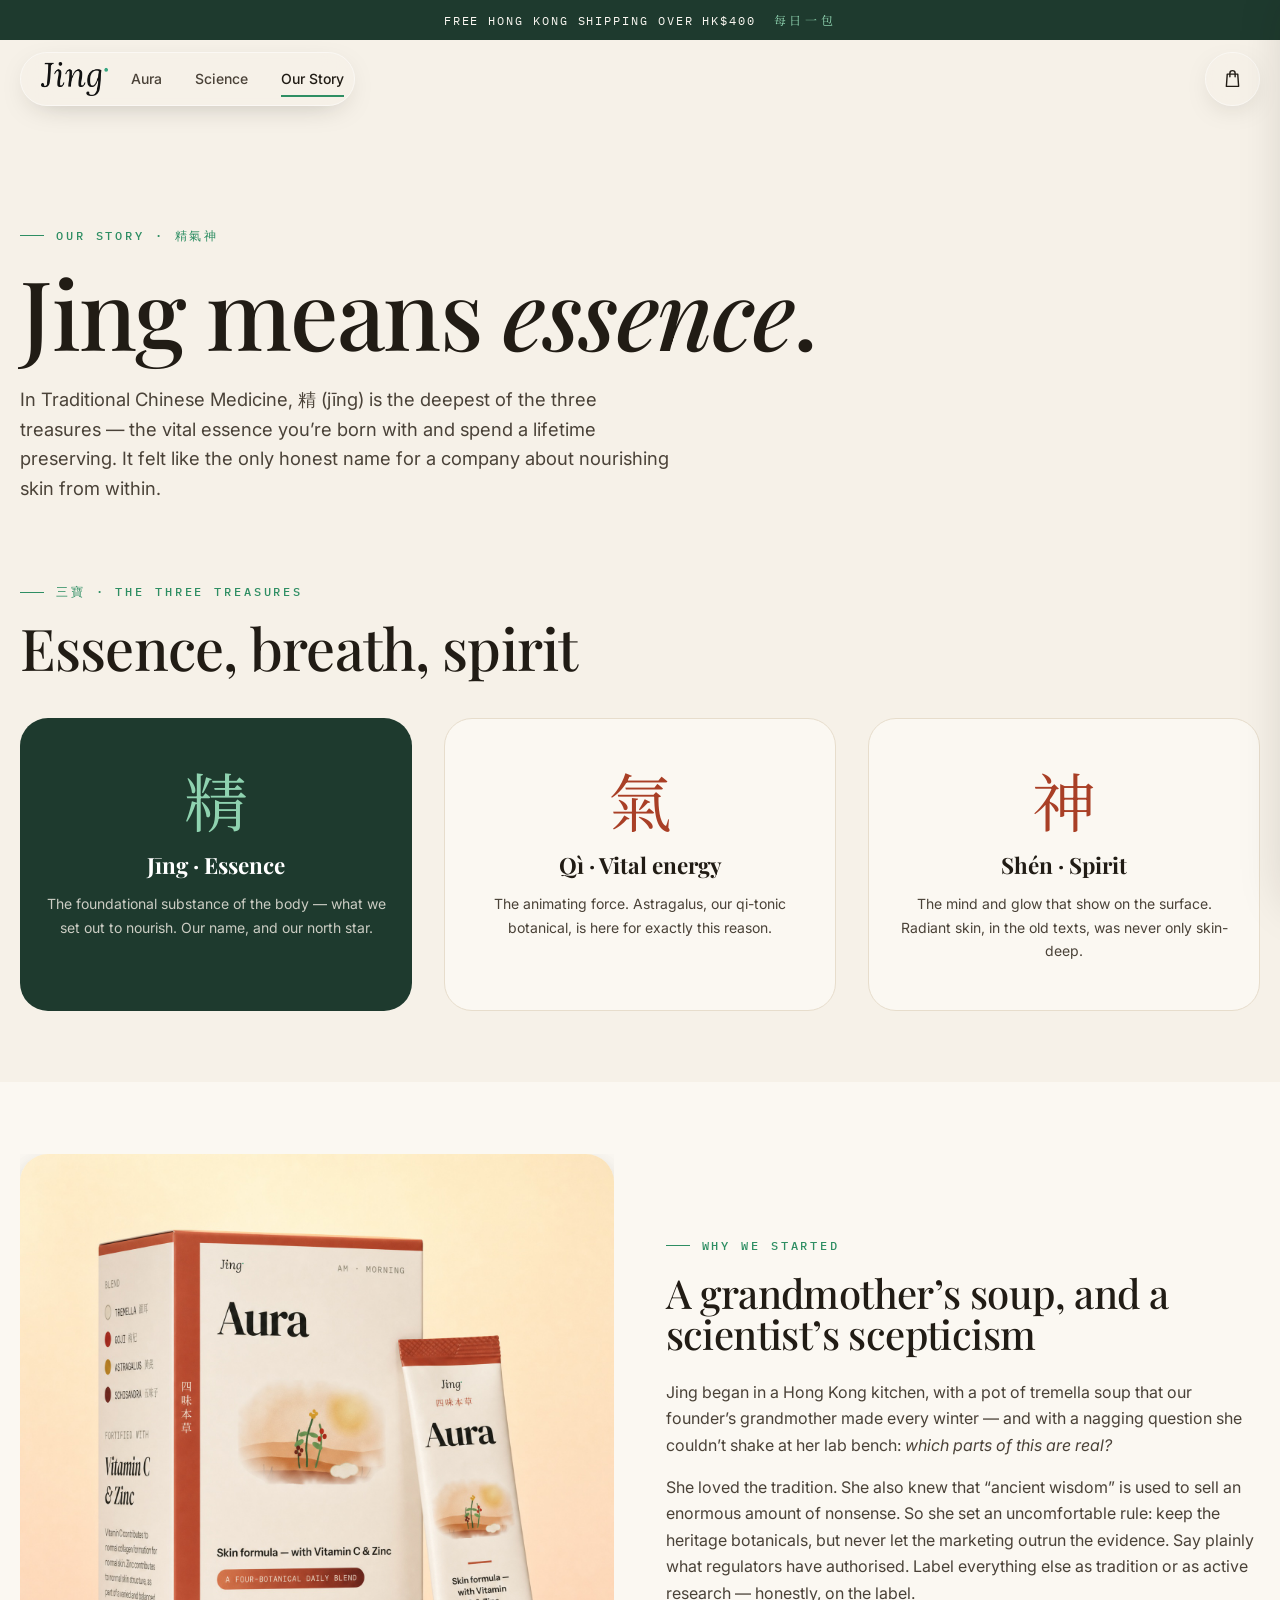
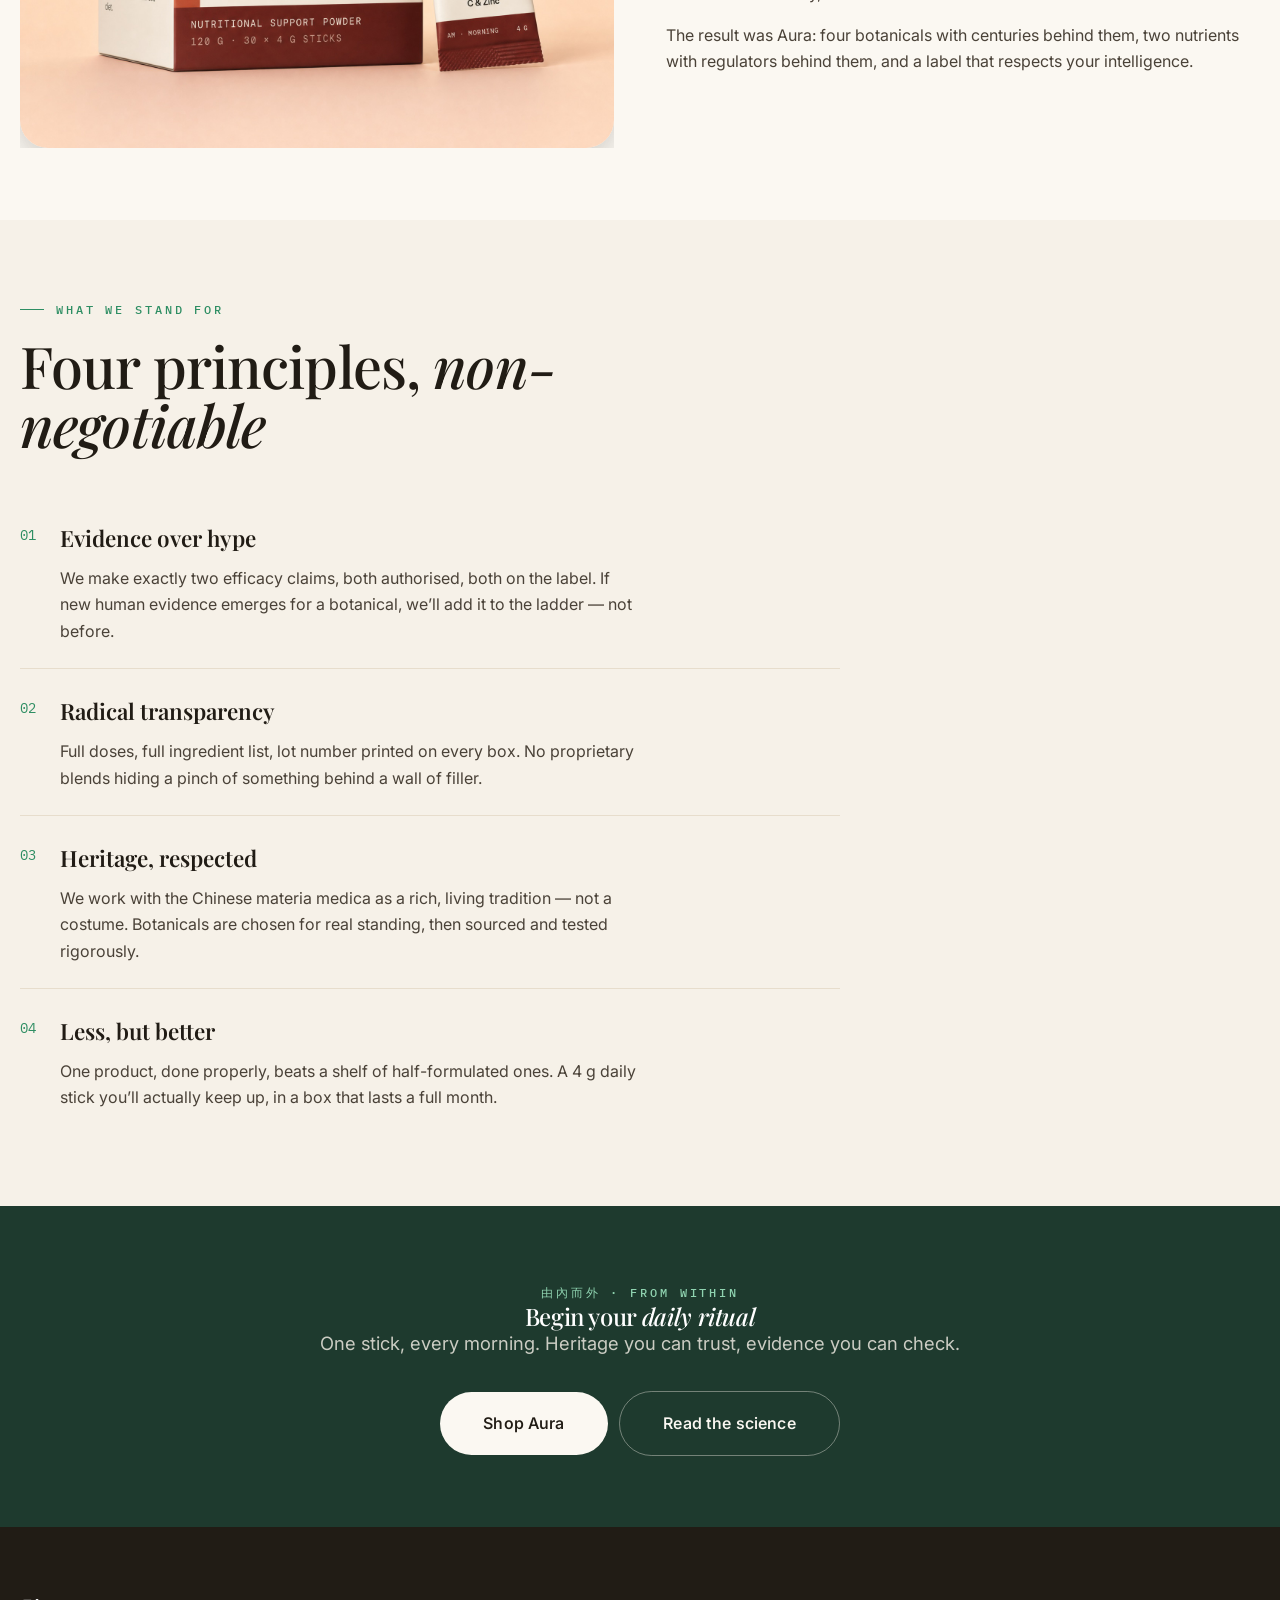
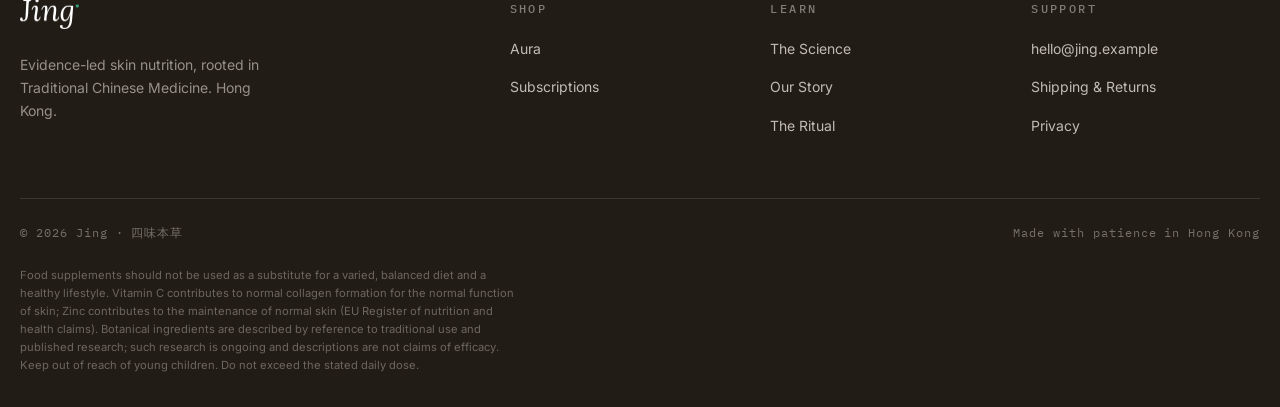
<file: about.html>
<!DOCTYPE html>
<html lang="en">
<head>
  <meta charset="UTF-8">
  <meta name="viewport" content="width=device-width, initial-scale=1">
  <title>Our Story — Jing means Essence · Jing</title>
  <meta name="description" content="Jing takes its name from 精 — essence — one of the three treasures of Traditional Chinese Medicine. Our story: heritage botanicals, modern evidence, radical honesty.">
  <link rel="preconnect" href="https://fonts.googleapis.com">
  <link rel="preconnect" href="https://fonts.gstatic.com" crossorigin>
  <link href="https://fonts.googleapis.com/css2?family=Playfair+Display:ital,wght@0,400;0,500;0,600;1,400;1,500family=Playfair+Display:ital,wght@0,400;0,500;0,600;1,400;1,500;1,600&family=Inter:wght@300;400;500;600;700&family=IBM+Plex+Mono:wght@400;500&display=swapfamily=Inter:wght@400;500;600;700family=Playfair+Display:ital,wght@0,400;0,500;0,600;1,400;1,500;1,600&family=Inter:wght@300;400;500;600;700&family=IBM+Plex+Mono:wght@400;500&display=swapfamily=IBM+Plex+Mono:wght@400;500family=Playfair+Display:ital,wght@0,400;0,500;0,600;1,400;1,500;1,600&family=Inter:wght@300;400;500;600;700&family=IBM+Plex+Mono:wght@400;500&display=swapdisplay=swap" rel="stylesheet">
  <link href="https://fonts.googleapis.com/css2?family=Noto+Serif+TC:wght@500;600&display=swap&text=精氣神四味本草每日一包銀耳枸杞黃芪五味子由內而外三寶" rel="stylesheet">
  <link rel="stylesheet" href="css/styles.css">
  <link rel="icon" href="assets/lid-badge.png" type="image/png">
</head>
<body>
  <a class="skip-link" href="#main">Skip to content</a>

  <div class="announce">Free Hong Kong shipping over HK$400 <span class="cjk">每日一包</span></div>

  <header class="header">
    <div class="container header-inner">
      <div class="nav-cluster">
      <a href="index.html" class="logo" aria-label="Jing — home"><img src="assets/logo-dark.png" alt="Jing" width="472" height="241"></a>
      <nav class="nav" aria-label="Main navigation">
        <a href="product.html">Aura</a>
        <a href="science.html">Science</a>
        <a href="about.html" aria-current="page">Our Story</a>
      </nav>
      </div>
      <div class="header-actions">
        <button class="cart-btn" data-cart-open aria-label="Open cart">
          <svg viewBox="0 0 24 24" fill="none" stroke="currentColor" stroke-width="1.6" stroke-linecap="round" stroke-linejoin="round" aria-hidden="true"><path d="M6 7h12l1 14H5L6 7Z"/><path d="M9 10V6a3 3 0 0 1 6 0v4"/></svg>
          <span class="cart-count" aria-hidden="true">0</span>
        </button>
        <button class="menu-btn" aria-label="Toggle menu" aria-expanded="false">
          <svg viewBox="0 0 24 24" fill="none" stroke="currentColor" stroke-width="1.6" stroke-linecap="round" aria-hidden="true"><path d="M4 7h16M4 12h16M4 17h16"/></svg>
        </button>
      </div>
    </div>
  </header>

  <main id="main">

    <section class="page-hero">
      <div class="container">
        <span class="eyebrow reveal">Our story · 精氣神</span>
        <h1 class="display reveal">Jing means <em>essence</em>.</h1>
        <p class="lead reveal">In Traditional Chinese Medicine, 精 (jīng) is the deepest of the three treasures — the vital essence you’re born with and spend a lifetime preserving. It felt like the only honest name for a company about nourishing skin from within.</p>
      </div>
    </section>

    <!-- Three treasures -->
    <section class="section" style="padding-top:0">
      <div class="container">
        <div class="section-head reveal">
          <span class="eyebrow">三寶 · the three treasures</span>
          <h2 class="display">Essence, breath, spirit</h2>
        </div>
        <div class="grid about-treasures">
          <div class="treasure is-jing reveal" style="--reveal-delay:0s">
            <span class="char cjk">精</span>
            <h3>Jīng · Essence</h3>
            <p>The foundational substance of the body — what we set out to nourish. Our name, and our north star.</p>
          </div>
          <div class="treasure reveal" style="--reveal-delay:0.08s">
            <span class="char cjk">氣</span>
            <h3>Qì · Vital energy</h3>
            <p>The animating force. Astragalus, our qi-tonic botanical, is here for exactly this reason.</p>
          </div>
          <div class="treasure reveal" style="--reveal-delay:0.16s">
            <span class="char cjk">神</span>
            <h3>Shén · Spirit</h3>
            <p>The mind and glow that show on the surface. Radiant skin, in the old texts, was never only skin-deep.</p>
          </div>
        </div>
      </div>
    </section>

    <!-- Story -->
    <section class="section panel--cream">
      <div class="container about-story">
        <div class="reveal-img">
          <img class="about-img" src="assets/aura-pastel-alt.jpg" alt="The Jing Aura box with a stick leaning against it, on a warm pastel backdrop" loading="lazy" width="1600" height="1600">
        </div>
        <div class="reveal">
          <span class="eyebrow">Why we started</span>
          <h2 class="display" style="font-size:var(--text-2xl);margin:1rem 0 1.5rem">A grandmother’s soup, and a scientist’s scepticism</h2>
          <p style="color:var(--ink-soft);margin-bottom:1rem">Jing began in a Hong Kong kitchen, with a pot of tremella soup that our founder’s grandmother made every winter — and with a nagging question she couldn’t shake at her lab bench: <em>which parts of this are real?</em></p>
          <p style="color:var(--ink-soft);margin-bottom:1rem">She loved the tradition. She also knew that “ancient wisdom” is used to sell an enormous amount of nonsense. So she set an uncomfortable rule: keep the heritage botanicals, but never let the marketing outrun the evidence. Say plainly what regulators have authorised. Label everything else as tradition or as active research — honestly, on the label.</p>
          <p style="color:var(--ink-soft)">The result was Aura: four botanicals with centuries behind them, two nutrients with regulators behind them, and a label that respects your intelligence.</p>
        </div>
      </div>
    </section>

    <!-- Principles -->
    <section class="section">
      <div class="container">
        <div class="section-head reveal">
          <span class="eyebrow">What we stand for</span>
          <h2 class="display">Four principles, <em>non-negotiable</em></h2>
        </div>
        <div class="principles">
          <div class="principle reveal" style="--reveal-delay:0s">
            <span class="n">01</span>
            <div>
              <h3>Evidence over hype</h3>
              <p>We make exactly two efficacy claims, both authorised, both on the label. If new human evidence emerges for a botanical, we’ll add it to the ladder — not before.</p>
            </div>
          </div>
          <div class="principle reveal" style="--reveal-delay:0.06s">
            <span class="n">02</span>
            <div>
              <h3>Radical transparency</h3>
              <p>Full doses, full ingredient list, lot number printed on every box. No proprietary blends hiding a pinch of something behind a wall of filler.</p>
            </div>
          </div>
          <div class="principle reveal" style="--reveal-delay:0.12s">
            <span class="n">03</span>
            <div>
              <h3>Heritage, respected</h3>
              <p>We work with the Chinese materia medica as a rich, living tradition — not a costume. Botanicals are chosen for real standing, then sourced and tested rigorously.</p>
            </div>
          </div>
          <div class="principle reveal" style="--reveal-delay:0.18s">
            <span class="n">04</span>
            <div>
              <h3>Less, but better</h3>
              <p>One product, done properly, beats a shelf of half-formulated ones. A 4 g daily stick you’ll actually keep up, in a box that lasts a full month.</p>
            </div>
          </div>
        </div>
      </div>
    </section>

    <!-- CTA -->
    <section class="section newsletter panel--pine">
      <div class="container">
        <span class="eyebrow eyebrow--plain reveal" style="color:#8FD3B0;justify-content:center">由內而外 · from within</span>
        <h2 class="display reveal">Begin your <em>daily ritual</em></h2>
        <p class="lead reveal">One stick, every morning. Heritage you can trust, evidence you can check.</p>
        <div class="hero-cta reveal" style="justify-content:center;margin-top:2rem">
          <a href="product.html" class="btn btn--light btn--lg">Shop Aura</a>
          <a href="science.html" class="btn btn--outline-light btn--lg">Read the science</a>
        </div>
      </div>
    </section>
  </main>

  <footer class="footer">
    <div class="container">
      <div class="footer-grid">
        <div>
          <a href="index.html" class="logo"><img src="assets/logo-light.png" alt="Jing" width="426" height="241"></a>
          <p class="tagline">Evidence-led skin nutrition, rooted in Traditional Chinese Medicine. Hong Kong.</p>
        </div>
        <div>
          <h4>Shop</h4>
          <ul>
            <li><a href="product.html">Aura</a></li>
            <li><a href="index.html#buy">Subscriptions</a></li>
          </ul>
        </div>
        <div>
          <h4>Learn</h4>
          <ul>
            <li><a href="science.html">The Science</a></li>
            <li><a href="about.html">Our Story</a></li>
            <li><a href="index.html#ritual">The Ritual</a></li>
          </ul>
        </div>
        <div>
          <h4>Support</h4>
          <ul>
            <li><a href="mailto:hello@jing.example">hello@jing.example</a></li>
            <li><a href="#">Shipping &amp; Returns</a></li>
            <li><a href="#">Privacy</a></li>
          </ul>
        </div>
      </div>
      <div class="footer-bottom">
        <span>© 2026 Jing · 四味本草</span>
        <span>Made with patience in Hong Kong</span>
      </div>
      <p class="footer-disclaimer">Food supplements should not be used as a substitute for a varied, balanced diet and a healthy lifestyle. Vitamin C contributes to normal collagen formation for the normal function of skin; Zinc contributes to the maintenance of normal skin (EU Register of nutrition and health claims). Botanical ingredients are described by reference to traditional use and published research; such research is ongoing and descriptions are not claims of efficacy. Keep out of reach of young children. Do not exceed the stated daily dose.</p>
    </div>
  </footer>

  <div class="cart-overlay" aria-hidden="true"></div>
  <aside class="cart-drawer" role="dialog" aria-modal="true" aria-label="Shopping cart">
    <div class="cart-head">
      <h2>Your cart</h2>
      <button class="cart-close" aria-label="Close cart">
        <svg viewBox="0 0 24 24" fill="none" stroke="currentColor" stroke-width="1.8" stroke-linecap="round" aria-hidden="true"><path d="M6 6l12 12M18 6 6 18"/></svg>
      </button>
    </div>
    <div class="cart-items"></div>
    <div class="cart-foot">
      <div class="free-ship-bar"><i></i></div>
      <p class="cart-ship-note" data-ship-note></p>
      <div class="cart-subtotal"><span>Subtotal</span><span class="amount" data-cart-total>HK$0</span></div>
      <a href="checkout.html" class="btn btn--ink btn--full btn--lg" data-cart-checkout>Checkout</a>
    </div>
  </aside>

  <script src="js/store.js"></script>
</body>
</html>
</file>
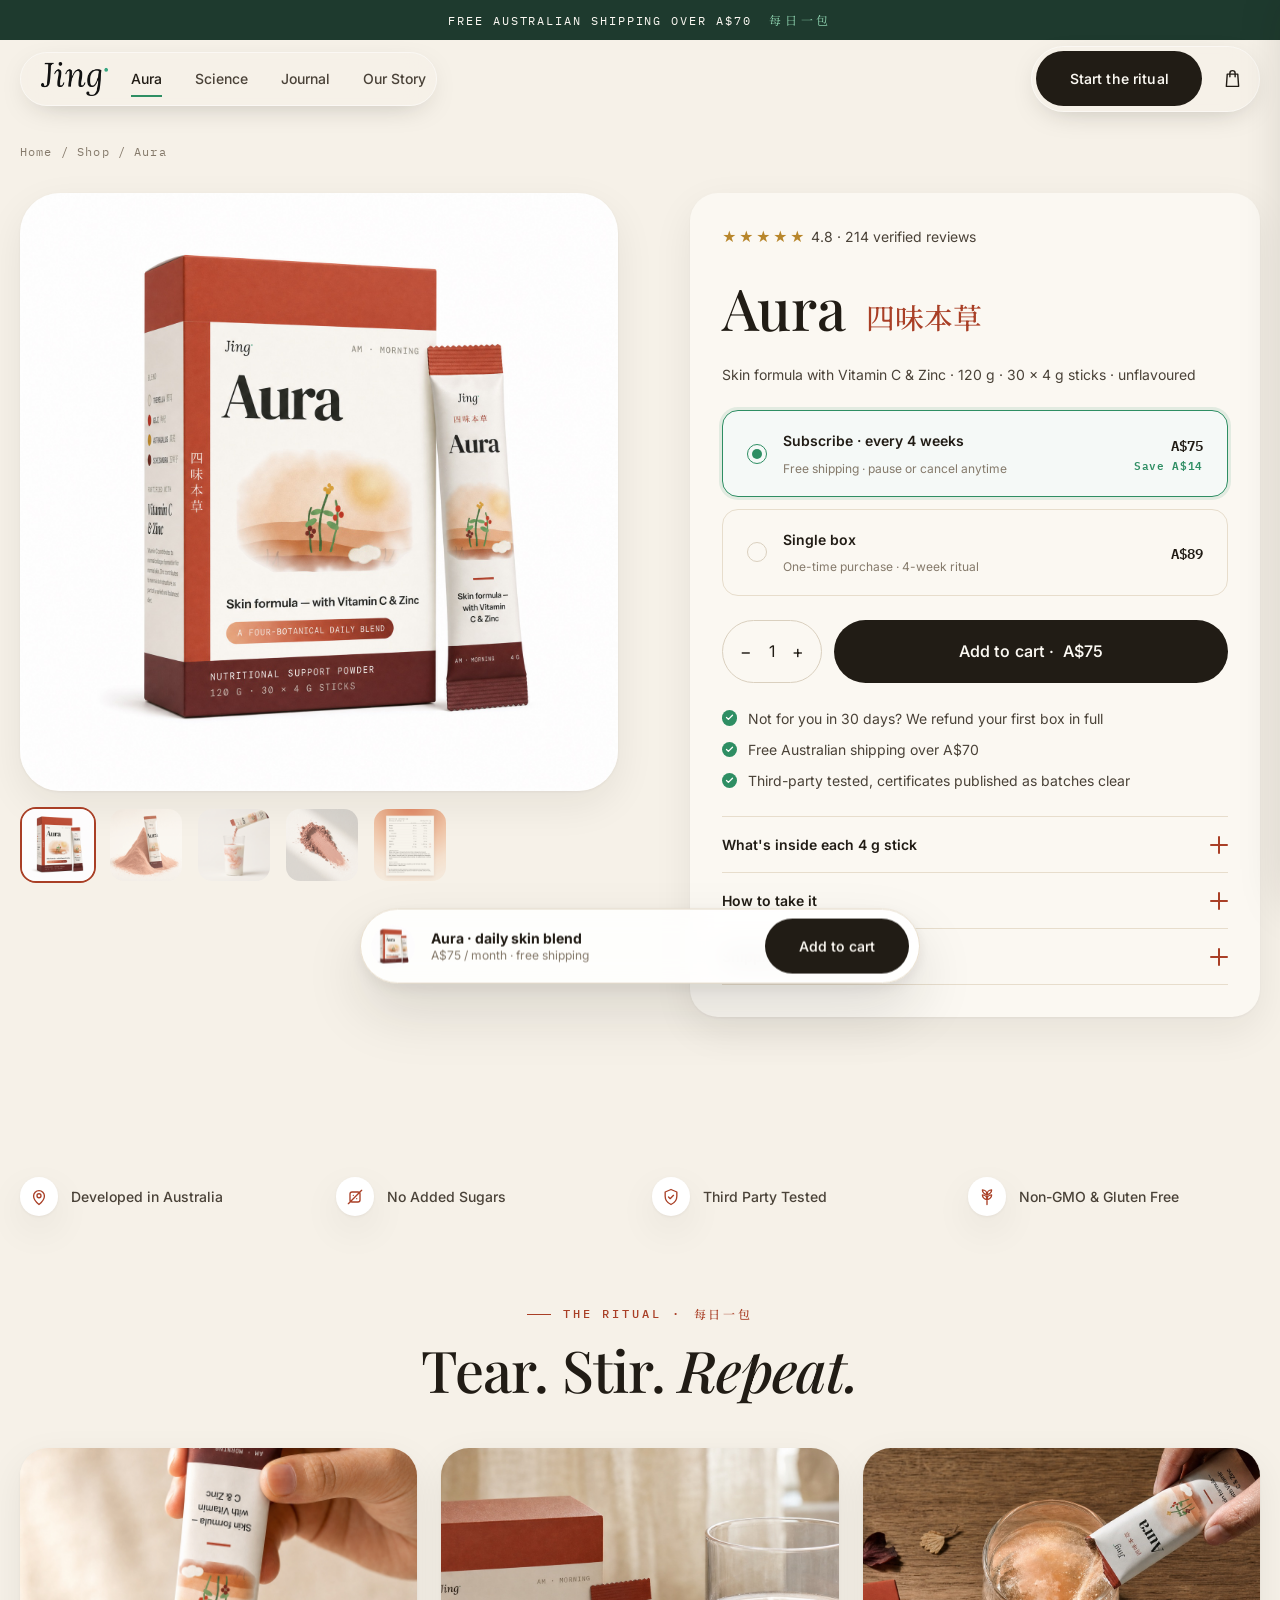
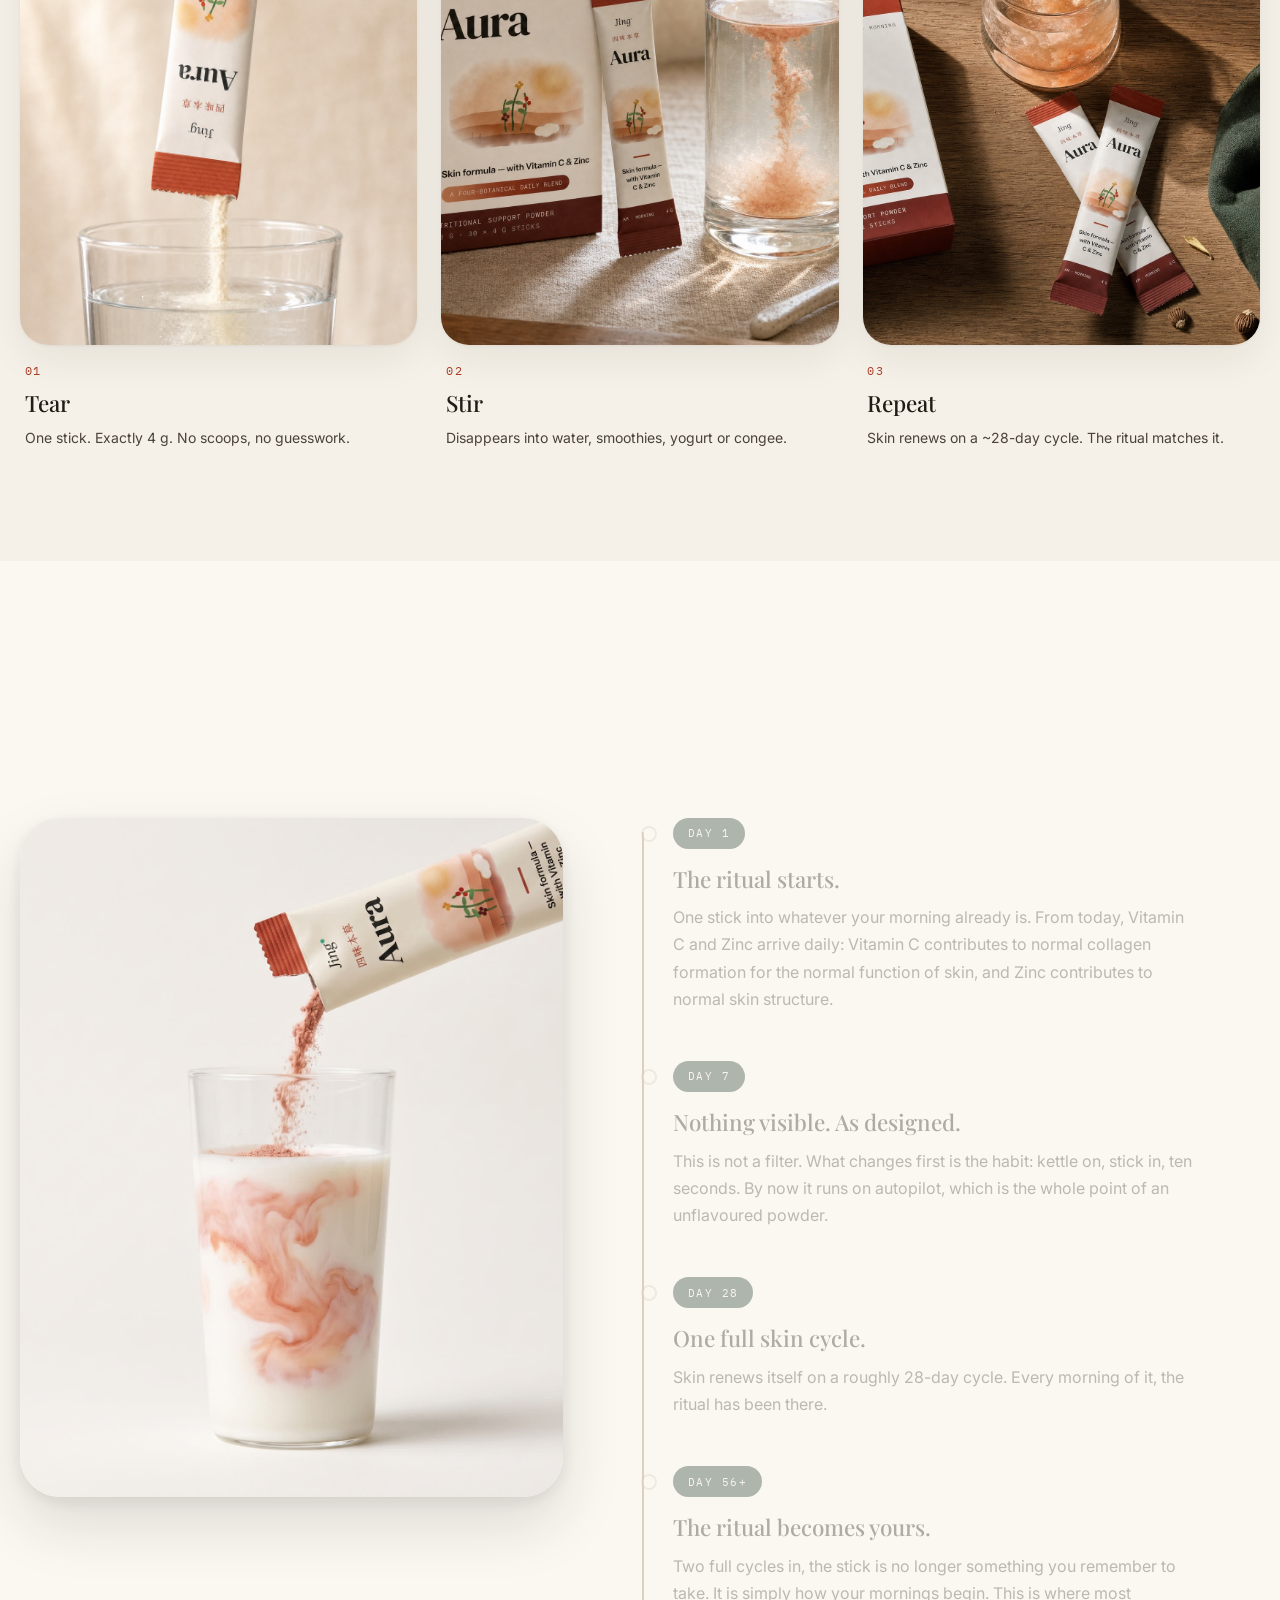
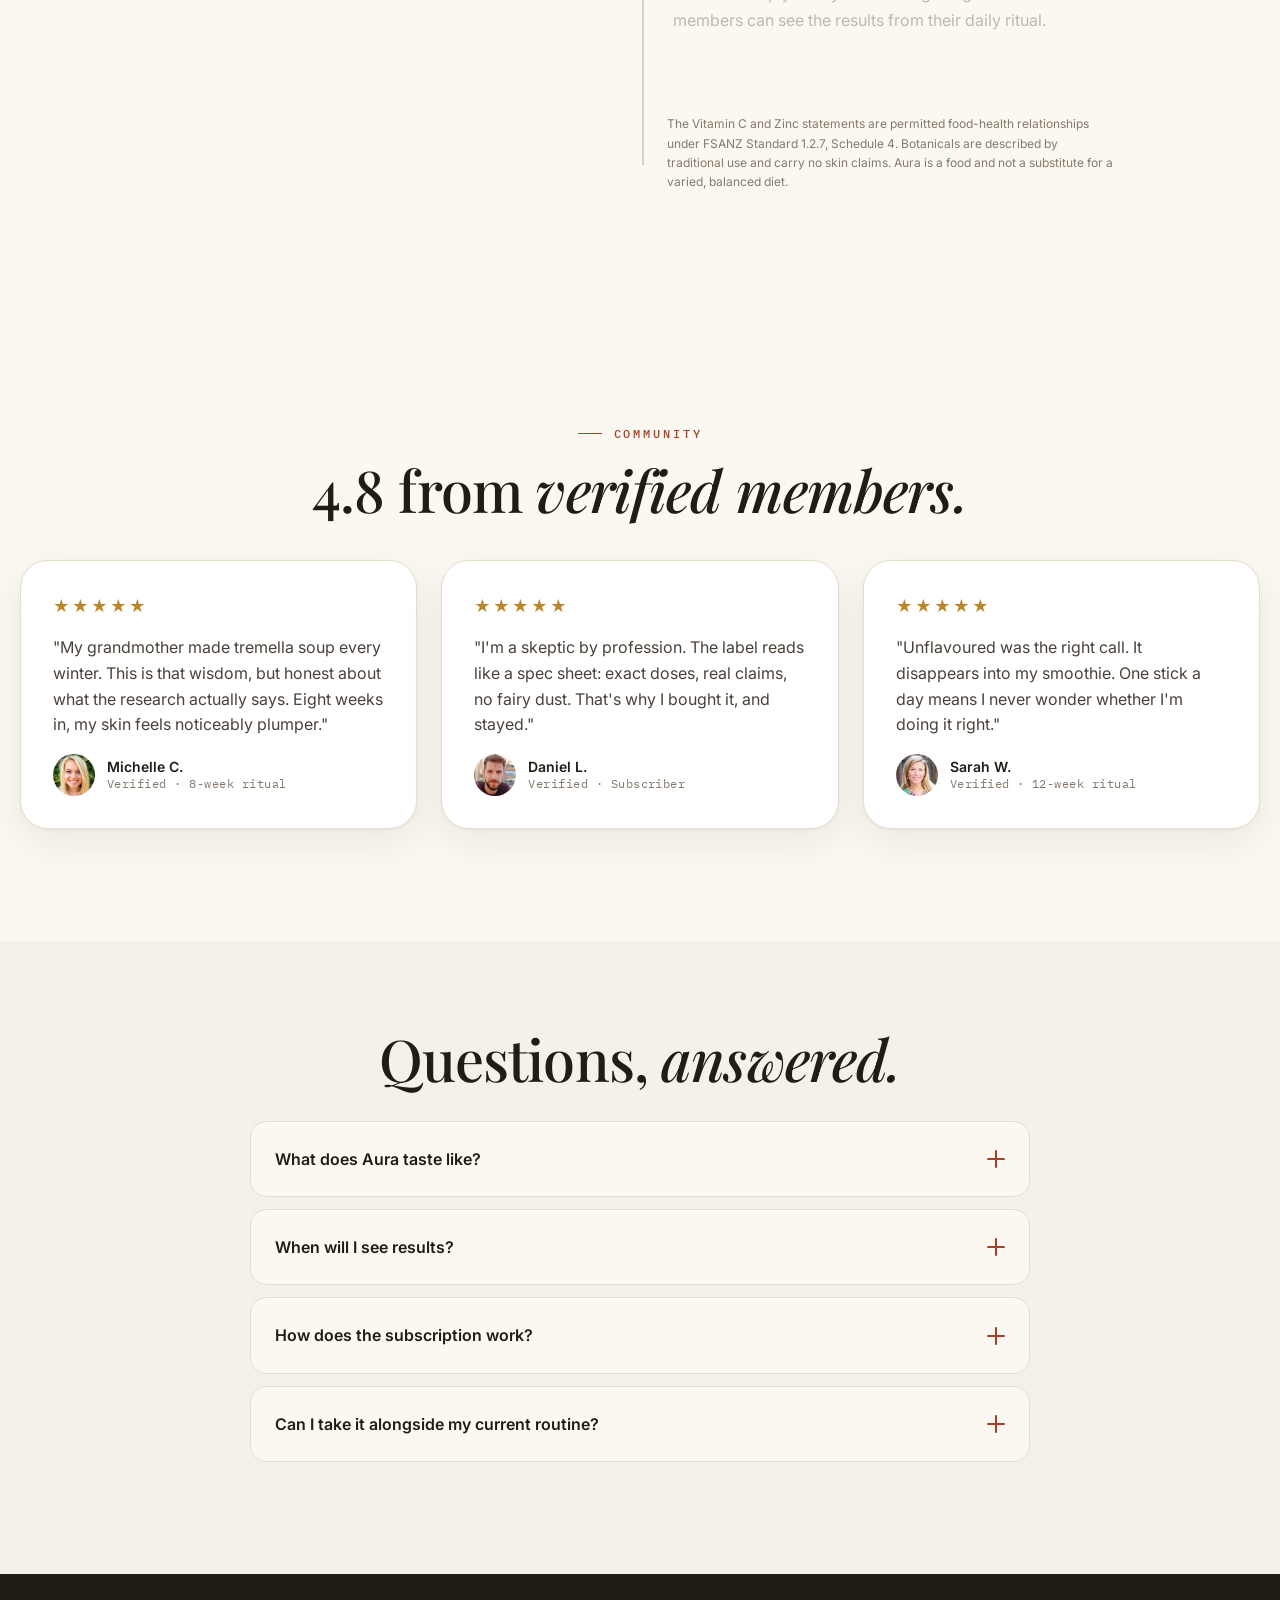
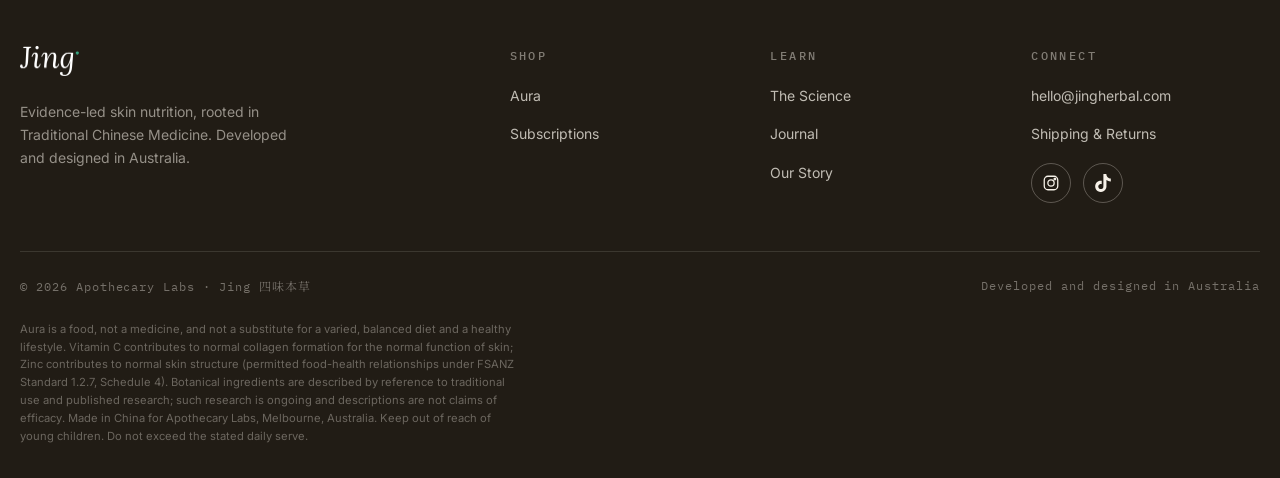
<file: aura.html>
<!DOCTYPE html>
<html lang="en">
<head>
  <meta charset="UTF-8">
  <meta name="viewport" content="width=device-width, initial-scale=1">
  <title>Aura · daily skin blend · Jing | Four botanicals + Vitamin C &amp; Zinc</title>
  <meta name="description" content="Aura is Jing's daily skin blend: tremella 2,500 mg, goji 500 mg, schisandra 500 mg and astragalus, fortified with Vitamin C & Zinc. 30 × 4 g sticks. From A$75/month.">
  <meta property="og:title" content="Aura · daily skin blend · Jing">
  <meta property="og:description" content="Four fully-dosed botanicals with Vitamin C & Zinc for normal collagen formation. One 4 g stick, every morning. From A$75/month.">
  <meta property="og:image" content="assets/aura-box-sachet.jpg">
  <meta property="og:type" content="product">
  <link rel="preconnect" href="https://fonts.googleapis.com">
  <link rel="preconnect" href="https://fonts.gstatic.com" crossorigin>
  <link href="https://fonts.googleapis.com/css2?family=Playfair+Display:ital,wght@0,400;0,500;0,600;1,400;1,500;1,600&family=Inter:wght@300;400;500;600;700&family=IBM+Plex+Mono:wght@400;500&display=swap" rel="stylesheet">
  <link href="https://fonts.googleapis.com/css2?family=Noto+Serif+TC:wght@500;600&display=swap&text=精氣神四味本草每日一包銀耳枸杞黃芪五味子由內而外" rel="stylesheet">
  <link rel="stylesheet" href="css/styles.css">
  <link rel="stylesheet" href="css/landing.css">
  <link rel="stylesheet" href="css/pages.css">
  <link rel="icon" href="assets/lid-badge.png" type="image/png">
  <script type="application/ld+json">
  {
    "@context": "https://schema.org",
    "@type": "Product",
    "name": "Jing Aura: Daily Skin Blend",
    "image": ["assets/aura-box-sachet.jpg", "assets/aura-powder.jpg", "assets/aura-pour.jpg"],
    "description": "Four-botanical daily skin blend of tremella, goji, schisandra and astragalus, fortified with Vitamin C & Zinc. 120 g, 30 × 4 g sticks.",
    "brand": { "@type": "Brand", "name": "Jing" },
    "aggregateRating": { "@type": "AggregateRating", "ratingValue": "4.8", "reviewCount": "214" },
    "offers": [
      { "@type": "Offer", "price": "75.00", "priceCurrency": "AUD", "availability": "https://schema.org/InStock", "name": "Subscribe every 4 weeks" },
      { "@type": "Offer", "price": "89.00", "priceCurrency": "AUD", "availability": "https://schema.org/InStock", "name": "Single box" }
    ]
  }
  </script>
</head>
<body>
  <a class="skip-link" href="#main">Skip to content</a>

  <div class="announce">Free Australian shipping over A$70 <span class="cjk">每日一包</span></div>

  <header class="header sd-header">
    <div class="container header-inner">
      <div class="nav-cluster">
        <a href="index.html" class="logo" aria-label="Jing home"><img src="assets/logo-dark.png" alt="Jing" width="472" height="241"></a>
        <nav class="nav" aria-label="Main navigation">
          <a href="aura.html" aria-current="page">Aura</a>
          <a href="standards.html">Science</a>
          <a href="journal.html">Journal</a>
          <a href="our-story.html">Our Story</a>
        </nav>
      </div>
      <div class="header-actions">
        <a href="#buy" class="btn btn--primary sd-header-cta">Start the ritual</a>
        <button class="cart-btn" data-cart-open aria-label="Open cart">
          <svg viewBox="0 0 24 24" fill="none" stroke="currentColor" stroke-width="1.6" stroke-linecap="round" stroke-linejoin="round" aria-hidden="true"><path d="M6 7h12l1 14H5L6 7Z"/><path d="M9 10V6a3 3 0 0 1 6 0v4"/></svg>
          <span class="cart-count" aria-hidden="true">0</span>
        </button>
        <button class="menu-btn" aria-label="Toggle menu" aria-expanded="false">
          <svg viewBox="0 0 24 24" fill="none" stroke="currentColor" stroke-width="1.6" stroke-linecap="round" aria-hidden="true"><path d="M4 7h16M4 12h16M4 17h16"/></svg>
        </button>
      </div>
    </div>
  </header>

  <main id="main">
    <div class="container pd-crumbs" aria-label="Breadcrumb"><a href="index.html">Home</a> / <a href="index.html#range">Shop</a> / <span aria-current="page">Aura</span></div>

    <!-- ============ BUY ============ -->
    <section class="sd-buy" id="buy" style="padding-top:var(--s-6)">
      <div class="container sd-buy-grid">
        <div class="sd-buy-gallery">
          <div class="sd-buy-main">
            <img src="assets/aura-box-sachet.jpg" alt="Jing Aura box and stick sachet" id="buy-main-img" width="1600" height="1600">
          </div>
          <div class="sd-buy-thumbs" role="tablist" aria-label="Product photos">
            <button class="is-active" data-thumb="assets/aura-box-sachet.jpg" aria-label="Box and sachet"><img src="assets/aura-box-sachet.jpg" alt=""></button>
            <button data-thumb="assets/aura-powder.jpg" aria-label="The powder"><img src="assets/aura-powder.jpg" alt=""></button>
            <button data-thumb="assets/aura-pour.jpg" aria-label="Pouring into a glass"><img src="assets/aura-pour.jpg" alt=""></button>
            <button data-thumb="assets/aura-swipe.jpg" aria-label="Powder texture"><img src="assets/aura-swipe.jpg" alt=""></button>
            <button data-thumb="assets/aura-nutrition.jpg" aria-label="Nutrition information"><img src="assets/aura-nutrition.jpg" alt=""></button>
          </div>
        </div>
        <div class="sd-buy-card">
          <div class="sd-buy-rating"><span class="stars" aria-hidden="true">★★★★★</span> 4.8 · 214 verified reviews</div>
          <h1 class="sd-buy-title">Aura <span class="cjk">四味本草</span></h1>
          <p class="sd-buy-sub">Skin formula with Vitamin C &amp; Zinc · 120 g · 30 × 4 g sticks · unflavoured</p>
          <div class="plan-list" role="radiogroup" aria-label="Purchase plan">
            <label class="plan is-selected">
              <input type="radio" name="plan" value="subscribe" checked>
              <span class="radio" aria-hidden="true"></span>
              <span>
                <span class="plan-name">Subscribe · every 4 weeks</span><br>
                <span class="plan-desc">Free shipping · pause or cancel anytime</span>
              </span>
              <span class="plan-price">A$75<span class="plan-save">Save A$14</span></span>
            </label>
            <label class="plan">
              <input type="radio" name="plan" value="month">
              <span class="radio" aria-hidden="true"></span>
              <span>
                <span class="plan-name">Single box</span><br>
                <span class="plan-desc">One-time purchase · 4-week ritual</span>
              </span>
              <span class="plan-price">A$89</span>
            </label>
          </div>
          <div class="qty-row">
            <div class="qty" aria-label="Quantity">
              <button type="button" data-qty-dec aria-label="Decrease quantity">−</button>
              <span data-qty-val>1</span>
              <button type="button" data-qty-inc aria-label="Increase quantity">+</button>
            </div>
            <button class="btn btn--primary btn--lg btn--full" data-add-to-cart>Add to cart · <span data-add-price>A$75</span></button>
          </div>
          <ul class="sd-assure-list">
            <li>Not for you in 30 days? We refund your first box in full</li>
            <li>Free Australian shipping over A$70</li>
            <li>Third-party tested, certificates published as batches clear</li>
          </ul>
          <div class="pd-accordion">
            <details>
              <summary>What's inside each 4 g stick<span class="sd-faq-icon" aria-hidden="true"></span></summary>
              <table class="pd-dose-table">
                <tr><td>Tremella <span class="cjk">銀耳</span></td><td>2,500 mg</td></tr>
                <tr><td>Goji <span class="cjk">枸杞</span></td><td>500 mg</td></tr>
                <tr><td>Schisandra <span class="cjk">五味子</span></td><td>500 mg</td></tr>
                <tr><td>Astragalus <span class="cjk">黃芪</span>*</td><td>9 mg</td></tr>
                <tr><td>Vitamin C</td><td>80 mg</td></tr>
                <tr><td>Zinc</td><td>10 mg</td></tr>
              </table>
              <p>No sweeteners, no flavourings, no proprietary blends. *At the level permitted for foods. <a href="standards.html#dossiers" class="sd-arrow-link" style="font-size:0.85em">Full ingredient dossiers →</a></p>
            </details>
            <details>
              <summary>How to take it<span class="sd-faq-icon" aria-hidden="true"></span></summary>
              <p>One stick, any morning. Tear, stir into water, a smoothie, yogurt or congee, and drink. Unflavoured, so it disappears into whatever your morning already looks like. Skin renews on a ~28-day cycle; most members judge results at 8–12 weeks.</p>
            </details>
            <details>
              <summary>Shipping &amp; returns<span class="sd-faq-icon" aria-hidden="true"></span></summary>
              <p>Free Australian shipping on orders over A$70 (all subscriptions ship free). Dispatched from Melbourne within 2 business days. If Aura isn't for you after 30 days, we refund your first box in full, no questions asked.</p>
            </details>
          </div>
        </div>
      </div>
    </section>

    <!-- ============ TRUST FACTS ============ -->
    <section class="sd-how" style="padding:var(--s-7) 0">
      <div class="container">
        <ul class="sd-fact-grid" style="max-width:none;grid-template-columns:repeat(4,1fr);gap:var(--s-5)">
          <li class="sd-fact reveal"><span class="sd-fact-icon" aria-hidden="true"><svg viewBox="0 0 24 24" fill="none" stroke="currentColor" stroke-width="1.6" stroke-linecap="round" stroke-linejoin="round"><path d="M12 21s-6.5-5.2-6.5-10.2a6.5 6.5 0 0 1 13 0C18.5 15.8 12 21 12 21Z"/><circle cx="12" cy="10.5" r="2.4"/></svg></span><span>Developed in Australia</span></li>
          <li class="sd-fact reveal"><span class="sd-fact-icon" aria-hidden="true"><svg viewBox="0 0 24 24" fill="none" stroke="currentColor" stroke-width="1.6" stroke-linecap="round" stroke-linejoin="round"><rect x="6" y="6" width="12" height="12" rx="2.5"/><path d="M10 10h.01M14 14h.01M4 20 20 4"/></svg></span><span>No Added Sugars</span></li>
          <li class="sd-fact reveal"><span class="sd-fact-icon" aria-hidden="true"><svg viewBox="0 0 24 24" fill="none" stroke="currentColor" stroke-width="1.6" stroke-linecap="round" stroke-linejoin="round"><path d="M12 3l7 3v5c0 4.5-3 8-7 10-4-2-7-5.5-7-10V6l7-3Z"/><path d="M9 12l2 2 4-4"/></svg></span><span>Third Party Tested</span></li>
          <li class="sd-fact reveal"><span class="sd-fact-icon" aria-hidden="true"><svg viewBox="0 0 24 24" fill="none" stroke="currentColor" stroke-width="1.6" stroke-linecap="round" stroke-linejoin="round"><path d="M12 21V9M12 9c0-3 2.4-5.5 5.5-5.5C17.5 6.5 15 9 12 9Zm0 0c0-3-2.4-5.5-5.5-5.5C6.5 6.5 9 9 12 9Zm0 6c0-3 2.4-5.5 5.5-5.5 0 3-2.5 5.5-5.5 5.5Zm0 0c0-3-2.4-5.5-5.5-5.5 0 3 2.5 5.5 5.5 5.5Z"/></svg></span><span>Non-GMO &amp; Gluten Free</span></li>
        </ul>
      </div>
    </section>

    <!-- ============ HOW-TO ============ -->
    <section class="sd-how" id="ritual" style="padding-top:0">
      <div class="container">
        <div class="section-head center reveal">
          <span class="eyebrow eyebrow--terra">The ritual · <span class="cjk">每日一包</span></span>
          <h2 class="display">Tear. Stir. <em>Repeat.</em></h2>
        </div>
        <div class="sd-how-grid">
          <figure class="sd-how-step reveal" style="--reveal-delay:0s">
            <img src="assets/gen/hands-pour.jpg" alt="Hands pouring an inverted Aura stick into a glass of water" loading="lazy" width="1744" height="2336">
            <figcaption><span class="mono">01</span><strong>Tear</strong><p>One stick. Exactly 4 g. No scoops, no guesswork.</p></figcaption>
          </figure>
          <figure class="sd-how-step reveal" style="--reveal-delay:0.08s">
            <img src="assets/gen/ritual-1.jpg" alt="Aura powder blooming into a tall glass of water" loading="lazy" width="2048" height="1360">
            <figcaption><span class="mono">02</span><strong>Stir</strong><p>Disappears into water, smoothies, yogurt or congee.</p></figcaption>
          </figure>
          <figure class="sd-how-step reveal" style="--reveal-delay:0.16s">
            <img src="assets/gen/ritual-2.jpg" alt="The finished Aura drink beside the box" loading="lazy" width="2048" height="1360">
            <figcaption><span class="mono">03</span><strong>Repeat</strong><p>Skin renews on a ~28-day cycle. The ritual matches it.</p></figcaption>
          </figure>
        </div>
      </div>
    </section>

    <!-- ============ HONEST TIMELINE ============ -->
    <section class="pd-expect" id="expect">
      <div class="container">
        <div class="section-head reveal">
          <span class="eyebrow eyebrow--terra">What to expect</span>
          <h2 class="display">The honest <em>timeline.</em></h2>
        </div>
        <div class="pd-expect-grid">
          <figure class="pd-expect-media reveal">
            <img src="assets/aura-pour.jpg" alt="Aura powder pouring from a stick into a glass" loading="lazy" width="1600" height="1600">
          </figure>
          <div class="pd-tl" data-tl>
            <i class="pd-tl-fill" data-tl-fill aria-hidden="true"></i>
            <div class="pd-tl-item" data-tl-item>
              <span class="pd-tl-day">Day 1</span>
              <h3>The ritual starts.</h3>
              <p>One stick into whatever your morning already is. From today, Vitamin C and Zinc arrive daily: Vitamin C contributes to normal collagen formation for the normal function of skin, and Zinc contributes to normal skin structure.</p>
            </div>
            <div class="pd-tl-item" data-tl-item>
              <span class="pd-tl-day">Day 7</span>
              <h3>Nothing visible. As designed.</h3>
              <p>This is not a filter. What changes first is the habit: kettle on, stick in, ten seconds. By now it runs on autopilot, which is the whole point of an unflavoured powder.</p>
            </div>
            <div class="pd-tl-item" data-tl-item>
              <span class="pd-tl-day">Day 28</span>
              <h3>One full skin cycle.</h3>
              <p>Skin renews itself on a roughly 28-day cycle. Every morning of it, the ritual has been there.</p>
            </div>
            <div class="pd-tl-item" data-tl-item>
              <span class="pd-tl-day">Day 56+</span>
              <h3>The ritual becomes yours.</h3>
              <p>Two full cycles in, the stick is no longer something you remember to take. It is simply how your mornings begin. This is where most members can see the results from their daily ritual.</p>
            </div>
            <p class="pd-tl-foot reveal">The Vitamin C and Zinc statements are permitted food-health relationships under FSANZ Standard 1.2.7, Schedule 4. Botanicals are described by traditional use and carry no skin claims. Aura is a food and not a substitute for a varied, balanced diet.</p>
          </div>
        </div>
      </div>
    </section>

    <!-- ============ REVIEWS ============ -->
    <section class="pd-reviews">
      <div class="container">
        <div class="section-head center reveal">
          <span class="eyebrow eyebrow--terra">Community</span>
          <h2 class="display">4.8 from <em>verified members.</em></h2>
        </div>
        <div class="pd-review-grid">
          <article class="testi-card reveal"><span class="stars" aria-hidden="true">★★★★★</span><p class="testi-text">"My grandmother made tremella soup every winter. This is that wisdom, but honest about what the research actually says. Eight weeks in, my skin feels noticeably plumper."</p><footer class="testi-who"><img class="testi-avatar" src="assets/av-mc.jpg" alt="" width="42" height="42"><span class="testi-name"><strong>Michelle C.</strong><span class="testi-role">Verified · 8-week ritual</span></span></footer></article>
          <article class="testi-card reveal"><span class="stars" aria-hidden="true">★★★★★</span><p class="testi-text">"I'm a skeptic by profession. The label reads like a spec sheet: exact doses, real claims, no fairy dust. That's why I bought it, and stayed."</p><footer class="testi-who"><img class="testi-avatar" src="assets/av-dl.jpg" alt="" width="42" height="42"><span class="testi-name"><strong>Daniel L.</strong><span class="testi-role">Verified · Subscriber</span></span></footer></article>
          <article class="testi-card reveal"><span class="stars" aria-hidden="true">★★★★★</span><p class="testi-text">"Unflavoured was the right call. It disappears into my smoothie. One stick a day means I never wonder whether I'm doing it right."</p><footer class="testi-who"><img class="testi-avatar" src="assets/av-sw.jpg" alt="" width="42" height="42"><span class="testi-name"><strong>Sarah W.</strong><span class="testi-role">Verified · 12-week ritual</span></span></footer></article>
        </div>
      </div>
    </section>

    <!-- ============ FAQ ============ -->
    <section class="sd-faq" style="padding-top:var(--s-8)">
      <div class="container container--narrow">
        <div class="section-head center reveal">
          <h2 class="display">Questions, <em>answered.</em></h2>
        </div>
        <div class="sd-faq-list reveal">
          <details>
            <summary>What does Aura taste like?<span class="sd-faq-icon" aria-hidden="true"></span></summary>
            <p>Almost nothing, deliberately. Aura is unflavoured and unsweetened, so it disappears into water, smoothies, yogurt or congee without changing your morning.</p>
          </details>
          <details>
            <summary>When will I see results?<span class="sd-faq-icon" aria-hidden="true"></span></summary>
            <p>Skin renews on a roughly 28-day cycle, so give the ritual at least one full cycle; most members judge it at 8–12 weeks. If Aura isn't for you after 30 days, we refund your first box in full.</p>
          </details>
          <details>
            <summary>How does the subscription work?<span class="sd-faq-icon" aria-hidden="true"></span></summary>
            <p>One box (30 sticks) arrives every 4 weeks for A$75 (A$14 off the single-box price), with free shipping. Pause, skip or cancel anytime from your account, no questions asked.</p>
          </details>
          <details>
            <summary>Can I take it alongside my current routine?<span class="sd-faq-icon" aria-hidden="true"></span></summary>
            <p>Aura is a food. It works alongside topical skincare and isn't a substitute for a varied, balanced diet. If you're pregnant, breastfeeding or on medication, check with your health professional first.</p>
          </details>
        </div>
      </div>
    </section>
  </main>

  <footer class="footer">
    <div class="container">
      <div class="footer-grid">
        <div>
          <a href="index.html" class="logo"><img src="assets/logo-light.png" alt="Jing" width="472" height="241"></a>
          <p class="tagline">Evidence-led skin nutrition, rooted in Traditional Chinese Medicine. Developed and designed in Australia.</p>
        </div>
        <div><h4>Shop</h4><ul><li><a href="aura.html">Aura</a></li><li><a href="#buy">Subscriptions</a></li></ul></div>
        <div><h4>Learn</h4><ul><li><a href="standards.html">The Science</a></li><li><a href="journal.html">Journal</a></li><li><a href="our-story.html">Our Story</a></li></ul></div>
        <div><h4>Connect</h4><ul><li><a href="mailto:hello@jingherbal.com">hello@jingherbal.com</a></li><li><a href="#">Shipping &amp; Returns</a></li></ul><div class="footer-social"><a href="https://www.instagram.com/jingherbal/" target="_blank" rel="noopener" aria-label="Jing on Instagram"><svg viewBox="0 0 24 24" fill="none" stroke="currentColor" stroke-width="1.7" stroke-linecap="round" stroke-linejoin="round" aria-hidden="true"><rect x="3" y="3" width="18" height="18" rx="5"/><circle cx="12" cy="12" r="4.2"/><circle cx="17.2" cy="6.8" r="0.4" fill="currentColor" stroke="none"/><circle cx="17.2" cy="6.8" r="1.1"/></svg></a><a href="https://www.tiktok.com/@jingherbal" target="_blank" rel="noopener" aria-label="Jing on TikTok"><svg viewBox="0 0 24 24" fill="currentColor" aria-hidden="true"><path d="M12.53.02C13.84 0 15.14.01 16.44 0c.08 1.53.63 3.09 1.75 4.17 1.12 1.11 2.7 1.62 4.24 1.79v4.03c-1.44-.05-2.89-.35-4.2-.97-.57-.26-1.1-.59-1.62-.93-.01 2.92.01 5.84-.02 8.75-.08 1.4-.54 2.79-1.35 3.94-1.31 1.92-3.58 3.17-5.91 3.21-1.43.08-2.86-.31-4.08-1.03-2.02-1.19-3.44-3.37-3.65-5.71-.02-.5-.03-1-.01-1.49.18-1.9 1.12-3.72 2.58-4.96 1.66-1.44 3.98-2.13 6.15-1.72.02 1.48-.04 2.96-.04 4.44-.99-.32-2.15-.23-3.02.37-.63.41-1.11 1.04-1.36 1.75-.21.51-.15 1.07-.14 1.61.24 1.64 1.82 3.02 3.5 2.87 1.12-.01 2.19-.66 2.77-1.61.19-.33.4-.67.41-1.06.1-1.79.06-3.57.07-5.36.01-4.03-.01-8.05.02-12.07z"/></svg></a></div></div>
      </div>
      <div class="footer-bottom">
        <span>© 2026 Apothecary Labs · Jing <span class="cjk">四味本草</span></span>
        <span>Developed and designed in Australia</span>
      </div>
      <p class="footer-disclaimer">Aura is a food, not a medicine, and not a substitute for a varied, balanced diet and a healthy lifestyle. Vitamin C contributes to normal collagen formation for the normal function of skin; Zinc contributes to normal skin structure (permitted food-health relationships under FSANZ Standard 1.2.7, Schedule 4). Botanical ingredients are described by reference to traditional use and published research; such research is ongoing and descriptions are not claims of efficacy. Made in China for Apothecary Labs, Melbourne, Australia. Keep out of reach of young children. Do not exceed the stated daily serve.</p>
    </div>
  </footer>

  <!-- ============ STICKY BUY BAR ============ -->
  <div class="sd-stickybar" data-stickybar aria-hidden="true">
    <div class="container sd-stickybar-inner">
      <img src="assets/aura-box-sachet.jpg" alt="" width="44" height="44">
      <div class="sd-stickybar-meta">
        <strong>Aura · daily skin blend</strong>
        <span>A$75 / month · free shipping</span>
      </div>
      <button class="btn btn--primary" data-sticky-add>Add to cart</button>
    </div>
  </div>

  <div class="cart-overlay" aria-hidden="true"></div>
  <aside class="cart-drawer" role="dialog" aria-modal="true" aria-label="Shopping cart">
    <div class="cart-head">
      <h2>Your cart</h2>
      <button class="cart-close" aria-label="Close cart"><svg viewBox="0 0 24 24" fill="none" stroke="currentColor" stroke-width="1.8" stroke-linecap="round" aria-hidden="true"><path d="M6 6l12 12M18 6 6 18"/></svg></button>
    </div>
    <div class="cart-items"></div>
    <div class="cart-foot">
      <div class="free-ship-bar"><i></i></div>
      <p class="cart-ship-note" data-ship-note></p>
      <div class="cart-subtotal"><span>Subtotal</span><span class="amount" data-cart-total>A$0</span></div>
      <a href="checkout.html" class="btn btn--primary btn--full btn--lg" data-cart-checkout>Checkout</a>
    </div>
  </aside>

  <script src="js/store-au.js"></script>
  <script>
    (function () {
      // Plan / qty / add to cart
      const plans = document.querySelectorAll(".plan");
      const qtyVal = document.querySelector("[data-qty-val]");
      const priceEl = document.querySelector("[data-add-price]");
      let qty = 1;
      const selected = () => document.querySelector(".plan input:checked")?.value || "subscribe";
      function refresh() {
        const v = JING.PRODUCTS["aura"].variants[selected()];
        priceEl.textContent = JING.fmt(v.price * qty);
        qtyVal.textContent = qty;
        plans.forEach((p) => p.classList.toggle("is-selected", p.querySelector("input").checked));
      }
      plans.forEach((p) => p.querySelector("input").addEventListener("change", refresh));
      document.querySelector("[data-qty-inc]").addEventListener("click", () => { qty = Math.min(9, qty + 1); refresh(); });
      document.querySelector("[data-qty-dec]").addEventListener("click", () => { qty = Math.max(1, qty - 1); refresh(); });
      document.querySelector("[data-add-to-cart]").addEventListener("click", () => { JING.addToCart("aura", selected(), qty); qty = 1; refresh(); });
      document.querySelector("[data-sticky-add]").addEventListener("click", () => JING.addToCart("aura", "subscribe", 1));
      refresh();

      // Gallery thumbs
      const mainImg = document.getElementById("buy-main-img");
      document.querySelectorAll(".sd-buy-thumbs button").forEach((btn) => {
        btn.addEventListener("click", () => {
          mainImg.src = btn.dataset.thumb;
          document.querySelectorAll(".sd-buy-thumbs button").forEach((b) => b.classList.toggle("is-active", b === btn));
        });
      });

      // Sticky bar: show once the buy box is scrolled past
      const bar = document.querySelector("[data-stickybar]");
      const buyCard = document.querySelector(".sd-buy-card");
      function onScroll() {
        const past = buyCard.getBoundingClientRect().bottom < 0;
        bar.classList.toggle("is-visible", past);
        bar.setAttribute("aria-hidden", String(!past));
      }
      window.addEventListener("scroll", onScroll, { passive: true });
      onScroll();

      // FAQ: one open at a time
      const faqs = document.querySelectorAll(".sd-faq-list details");
      faqs.forEach((d) => d.addEventListener("toggle", () => {
        if (d.open) faqs.forEach((o) => { if (o !== d) o.open = false; });
      }));

      // Honest timeline: rail fills and steps light up as you scroll
      const tl = document.querySelector("[data-tl]");
      const tlFill = document.querySelector("[data-tl-fill]");
      const tlItems = Array.from(document.querySelectorAll("[data-tl-item]"));
      const reduced = window.matchMedia("(prefers-reduced-motion: reduce)").matches;
      function tlScroll() {
        if (!tl || !tlFill) return;
        const r = tl.getBoundingClientRect();
        const probe = window.innerHeight * 0.62;
        const max = r.height - 40;
        const fill = Math.max(0, Math.min(probe - r.top - 14, max));
        tlFill.style.height = fill + "px";
        tlItems.forEach((item) => {
          const ir = item.getBoundingClientRect();
          item.classList.toggle("is-on", ir.top + 8 <= probe);
        });
      }
      if (tl) {
        if (reduced) {
          tlItems.forEach((i) => i.classList.add("is-on"));
          tlFill.style.height = "100%";
        } else {
          window.addEventListener("scroll", tlScroll, { passive: true });
          window.addEventListener("resize", tlScroll, { passive: true });
          tlScroll();
        }
      }
    })();
  </script>
</body>
</html>
</file>
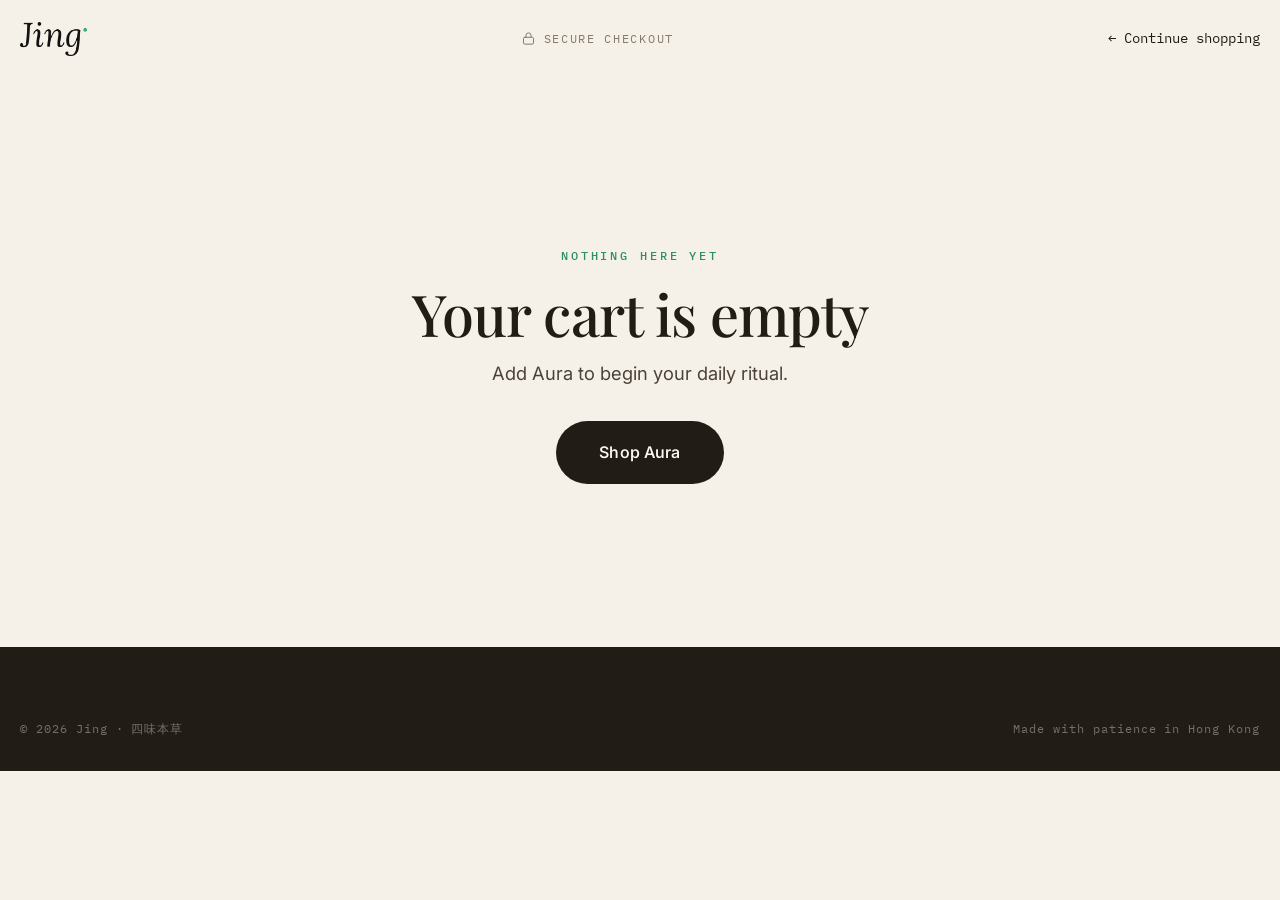
<file: checkout.html>
<!DOCTYPE html>
<html lang="en">
<head>
  <meta charset="UTF-8">
  <meta name="viewport" content="width=device-width, initial-scale=1">
  <title>Checkout · Jing</title>
  <meta name="description" content="Secure checkout for Jing Aura.">
  <meta name="robots" content="noindex">
  <link rel="preconnect" href="https://fonts.googleapis.com">
  <link rel="preconnect" href="https://fonts.gstatic.com" crossorigin>
  <link href="https://fonts.googleapis.com/css2?family=Playfair+Display:ital,wght@0,400;0,500;0,600;1,400;1,500family=Playfair+Display:ital,wght@0,400;0,500;0,600;1,400;1,500;1,600&family=Inter:wght@300;400;500;600;700&family=IBM+Plex+Mono:wght@400;500&display=swapfamily=Inter:wght@400;500;600;700family=Playfair+Display:ital,wght@0,400;0,500;0,600;1,400;1,500;1,600&family=Inter:wght@300;400;500;600;700&family=IBM+Plex+Mono:wght@400;500&display=swapfamily=IBM+Plex+Mono:wght@400;500family=Playfair+Display:ital,wght@0,400;0,500;0,600;1,400;1,500;1,600&family=Inter:wght@300;400;500;600;700&family=IBM+Plex+Mono:wght@400;500&display=swapdisplay=swap" rel="stylesheet">
  <link href="https://fonts.googleapis.com/css2?family=Noto+Serif+TC:wght@500;600&display=swap&text=精氣神四味本草每日一包銀耳枸杞黃芪五味子由內而外多謝" rel="stylesheet">
  <link rel="stylesheet" href="css/styles.css">
  <link rel="icon" href="assets/lid-badge.png" type="image/png">
</head>
<body>
  <a class="skip-link" href="#main">Skip to content</a>

  <header class="header is-scrolled">
    <div class="container header-inner">
      <a href="index.html" class="logo" aria-label="Jing — home"><img src="assets/logo-dark.png" alt="Jing" width="472" height="241"></a>
      <span class="mono" style="font-size:var(--text-xs);letter-spacing:0.14em;text-transform:uppercase;color:var(--ink-mute);display:inline-flex;align-items:center;gap:0.5rem">
        <svg viewBox="0 0 24 24" fill="none" stroke="currentColor" stroke-width="1.6" stroke-linecap="round" stroke-linejoin="round" aria-hidden="true" style="width:15px;height:15px"><rect x="4" y="10" width="16" height="11" rx="2"/><path d="M8 10V7a4 4 0 0 1 8 0v3"/></svg>
        Secure checkout
      </span>
      <a href="index.html" class="mono" style="font-size:var(--text-sm)">← Continue shopping</a>
    </div>
  </header>

  <main id="main" class="checkout container">

    <!-- Checkout form (default) -->
    <div id="checkout-view">
      <h1 class="display">Checkout</h1>
      <form id="checkout-form" novalidate>
        <div class="checkout-grid">
          <!-- Left: details -->
          <div>
            <div class="demo-note">
              <svg viewBox="0 0 24 24" fill="none" stroke="currentColor" stroke-width="1.8" stroke-linecap="round" stroke-linejoin="round" aria-hidden="true"><circle cx="12" cy="12" r="9"/><path d="M12 8h.01M11 12h1v4h1"/></svg>
              <span><strong>Demo store.</strong> This is a front-end demonstration — no payment is processed and no card details are stored. Enter anything to see the confirmation flow.</span>
            </div>

            <div class="form-section">
              <h2><span class="step-n">1</span>Contact</h2>
              <div class="form-grid">
                <div class="field full">
                  <label for="email">Email <span class="req">*</span></label>
                  <input id="email" name="email" type="email" autocomplete="email" placeholder="your@email.com" required>
                  <span class="error">Please enter a valid email address.</span>
                </div>
              </div>
            </div>

            <div class="form-section">
              <h2><span class="step-n">2</span>Shipping address</h2>
              <div class="form-grid">
                <div class="field">
                  <label for="first">First name <span class="req">*</span></label>
                  <input id="first" name="first" type="text" autocomplete="given-name" required>
                  <span class="error">Required.</span>
                </div>
                <div class="field">
                  <label for="last">Last name <span class="req">*</span></label>
                  <input id="last" name="last" type="text" autocomplete="family-name" required>
                  <span class="error">Required.</span>
                </div>
                <div class="field full">
                  <label for="address">Address <span class="req">*</span></label>
                  <input id="address" name="address" type="text" autocomplete="address-line1" required>
                  <span class="error">Required.</span>
                </div>
                <div class="field">
                  <label for="district">District <span class="req">*</span></label>
                  <input id="district" name="district" type="text" autocomplete="address-level2" placeholder="e.g. Sheung Wan" required>
                  <span class="error">Required.</span>
                </div>
                <div class="field">
                  <label for="region">Region <span class="req">*</span></label>
                  <select id="region" name="region" required>
                    <option value="">Select…</option>
                    <option>Hong Kong Island</option>
                    <option>Kowloon</option>
                    <option>New Territories</option>
                  </select>
                  <span class="error">Required.</span>
                </div>
                <div class="field full">
                  <label for="phone">Phone <span class="req">*</span></label>
                  <input id="phone" name="phone" type="tel" autocomplete="tel" inputmode="tel" placeholder="+852" required>
                  <span class="error">Required.</span>
                  <span class="hint">For delivery updates only.</span>
                </div>
              </div>
            </div>

            <div class="form-section">
              <h2><span class="step-n">3</span>Payment</h2>
              <div class="form-grid">
                <div class="field full">
                  <label for="card">Card number <span class="req">*</span></label>
                  <input id="card" name="card" type="text" inputmode="numeric" autocomplete="cc-number" placeholder="4242 4242 4242 4242" required>
                  <span class="error">Enter a 16-digit card number.</span>
                </div>
                <div class="field">
                  <label for="expiry">Expiry <span class="req">*</span></label>
                  <input id="expiry" name="expiry" type="text" inputmode="numeric" autocomplete="cc-exp" placeholder="MM / YY" required>
                  <span class="error">Required.</span>
                </div>
                <div class="field">
                  <label for="cvc">CVC <span class="req">*</span></label>
                  <input id="cvc" name="cvc" type="text" inputmode="numeric" autocomplete="cc-csc" placeholder="123" required>
                  <span class="error">Required.</span>
                </div>
              </div>
            </div>

            <button class="btn btn--primary btn--lg btn--full" type="submit" data-place-order>
              Pay <span data-order-total>HK$0</span>
            </button>
            <p class="hint" style="text-align:center;margin-top:1rem;display:flex;align-items:center;justify-content:center;gap:0.5rem">
              <svg viewBox="0 0 24 24" fill="none" stroke="currentColor" stroke-width="1.6" aria-hidden="true" style="width:14px;height:14px"><rect x="4" y="10" width="16" height="11" rx="2"/><path d="M8 10V7a4 4 0 0 1 8 0v3"/></svg>
              Encrypted &amp; secure · 30-day glow guarantee
            </p>
          </div>

          <!-- Right: summary -->
          <aside class="order-summary" aria-label="Order summary">
            <h2>Order summary</h2>
            <div id="summary-items" style="display:grid;gap:1.25rem;margin-bottom:0.5rem"></div>
            <div class="summary-lines">
              <div class="summary-line"><span>Subtotal</span><span class="amount" data-sum-subtotal>HK$0</span></div>
              <div class="summary-line"><span>Shipping</span><span class="amount" data-sum-shipping>—</span></div>
              <div class="summary-line total"><span>Total</span><span class="amount" data-sum-total>HK$0</span></div>
            </div>
          </aside>
        </div>
      </form>
    </div>

    <!-- Success (hidden until order placed) -->
    <div id="success-view" hidden>
      <div class="checkout-success">
        <div class="check-ring">
          <svg viewBox="0 0 24 24" fill="none" stroke="currentColor" stroke-width="2.5" stroke-linecap="round" stroke-linejoin="round" aria-hidden="true"><path d="M20 6 9 17l-5-5"/></svg>
        </div>
        <span class="eyebrow eyebrow--plain" style="justify-content:center">Order confirmed · 多謝</span>
        <h1 class="display" style="margin-top:1rem">Your ritual is on its way</h1>
        <p class="lead" style="margin:1rem auto 1.5rem">Thank you — a confirmation is heading to your inbox. Order <span class="order-no" data-order-no>#JING-0000</span>.</p>
        <p style="color:var(--ink-soft);margin-bottom:2rem">One stick, 4 g, each morning. Skin renews on a roughly four-week cycle — we’ll check in along the way.</p>
        <div class="hero-cta" style="justify-content:center">
          <a href="index.html" class="btn btn--primary btn--lg">Back to home</a>
          <a href="science.html" class="btn btn--ghost btn--lg">Read the science</a>
        </div>
      </div>
    </div>

    <!-- Empty cart -->
    <div id="empty-view" hidden>
      <div class="checkout-success">
        <span class="eyebrow eyebrow--plain" style="justify-content:center">Nothing here yet</span>
        <h1 class="display" style="margin-top:1rem">Your cart is empty</h1>
        <p class="lead" style="margin:1rem auto 2rem">Add Aura to begin your daily ritual.</p>
        <a href="product.html" class="btn btn--primary btn--lg">Shop Aura</a>
      </div>
    </div>
  </main>

  <footer class="footer">
    <div class="container">
      <div class="footer-bottom" style="border:0;padding-top:0">
        <span>© 2026 Jing · 四味本草</span>
        <span>Made with patience in Hong Kong</span>
      </div>
    </div>
  </footer>

  <script src="js/store.js"></script>
  <script>
    (function () {
      const cart = JING.readCart();
      const checkoutView = document.getElementById("checkout-view");
      const emptyView = document.getElementById("empty-view");
      const successView = document.getElementById("success-view");

      if (!cart.length) {
        checkoutView.hidden = true;
        emptyView.hidden = false;
        return;
      }

      // Render summary
      const P = JING.PRODUCTS;
      const items = document.getElementById("summary-items");
      items.innerHTML = cart.map((l) => {
        const p = P[l.pid], v = p.variants[l.vid];
        return `
        <div class="cart-item" style="grid-template-columns:64px 1fr auto">
          <div class="cart-item-img" style="width:64px;height:64px"><img src="${v.img || p.img}" alt="${p.name}" width="64" height="64"></div>
          <div>
            <h3>${p.name}</h3>
            <span class="variant">${v.label} · ×${l.qty}</span>
          </div>
          <div class="cart-item-price">${JING.fmt(v.price * l.qty)}</div>
        </div>`;
      }).join("");

      const subtotal = JING.cartTotal(cart);
      const freeShip = subtotal >= JING.FREE_SHIP_THRESHOLD;
      const shipping = freeShip ? 0 : 45;
      const total = subtotal + shipping;

      document.querySelector("[data-sum-subtotal]").textContent = JING.fmt(subtotal);
      document.querySelector("[data-sum-shipping]").textContent = freeShip ? "Free" : JING.fmt(shipping);
      document.querySelector("[data-sum-total]").textContent = JING.fmt(total);
      document.querySelector("[data-order-total]").textContent = JING.fmt(total);

      // Validation
      const form = document.getElementById("checkout-form");
      function validateField(input) {
        const field = input.closest(".field");
        let ok = input.checkValidity();
        if (input.id === "card") ok = input.value.replace(/\s/g, "").length >= 15;
        field.classList.toggle("show-error", !ok);
        input.classList.toggle("is-invalid", !ok);
        return ok;
      }
      form.querySelectorAll("input, select").forEach((input) => {
        input.addEventListener("blur", () => validateField(input));
        input.addEventListener("input", () => {
          if (input.closest(".field").classList.contains("show-error")) validateField(input);
        });
      });

      form.addEventListener("submit", (ev) => {
        ev.preventDefault();
        const fields = [...form.querySelectorAll("input, select")];
        let firstInvalid = null;
        fields.forEach((input) => {
          const ok = validateField(input);
          if (!ok && !firstInvalid) firstInvalid = input;
        });
        if (firstInvalid) { firstInvalid.focus(); return; }

        const btn = form.querySelector("[data-place-order]");
        btn.setAttribute("disabled", "");
        btn.innerHTML = "Processing…";

        setTimeout(() => {
          // Deterministic order number from cart + time-free seed
          const orderNo = "#JING-" + String(1000 + (subtotal % 9000)).padStart(4, "0");
          document.querySelector("[data-order-no]").textContent = orderNo;
          JING.clearCart();
          checkoutView.hidden = true;
          successView.hidden = false;
          window.scrollTo({ top: 0, behavior: "smooth" });
        }, 1100);
      });
    })();
  </script>
</body>
</html>
</file>
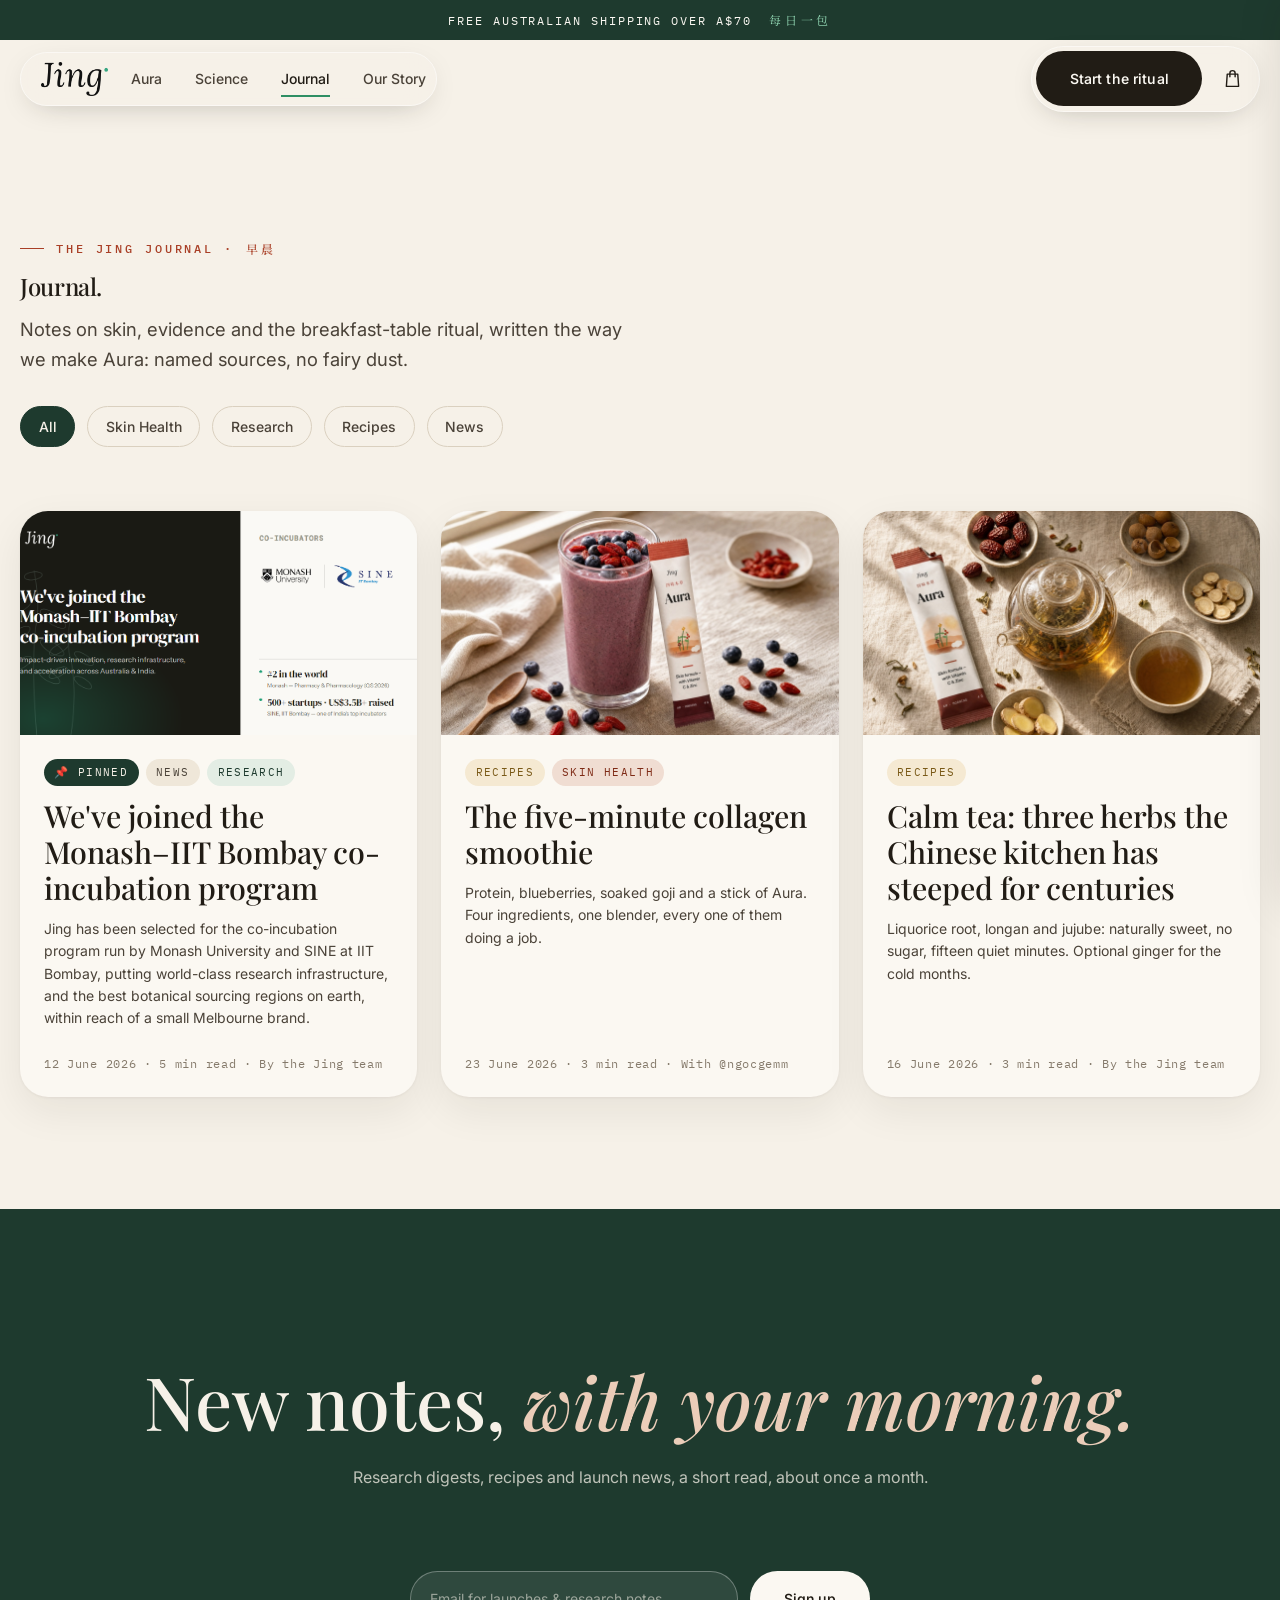
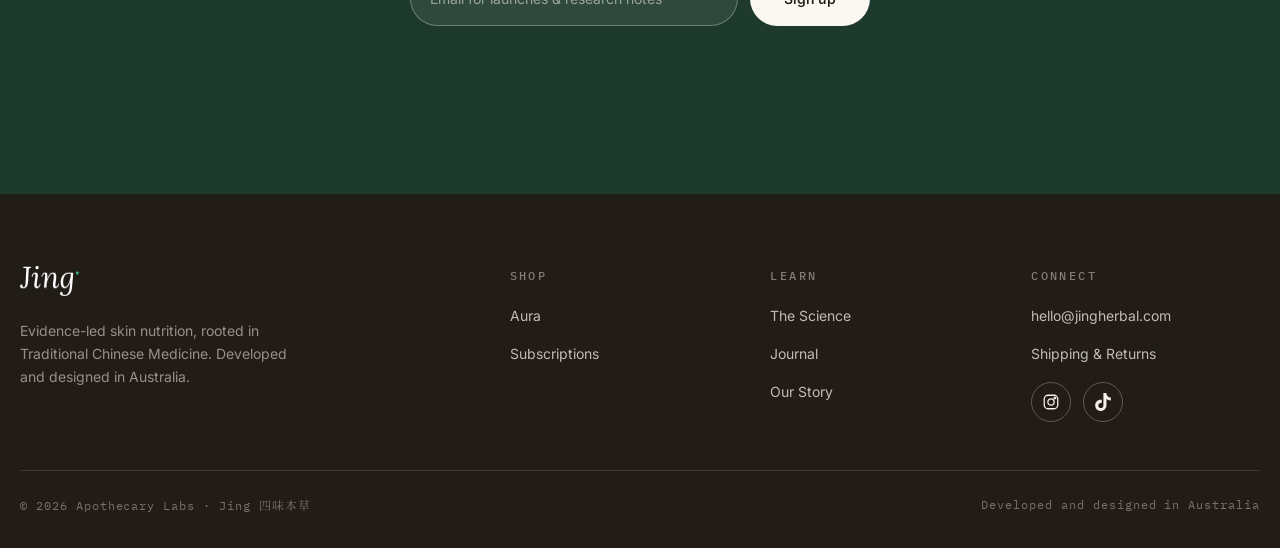
<file: journal.html>
<!DOCTYPE html>
<html lang="en">
<head>
  <meta charset="UTF-8">
  <meta name="viewport" content="width=device-width, initial-scale=1">
  <title>Journal · Jing · Notes on skin, evidence &amp; ritual</title>
  <meta name="description" content="The Jing Journal: notes on skin health, research, recipes and news from an evidence-led TCM skin nutrition brand.">
  <link rel="preconnect" href="https://fonts.googleapis.com">
  <link rel="preconnect" href="https://fonts.gstatic.com" crossorigin>
  <link href="https://fonts.googleapis.com/css2?family=Playfair+Display:ital,wght@0,400;0,500;0,600;1,400;1,500;1,600&family=Inter:wght@300;400;500;600;700&family=IBM+Plex+Mono:wght@400;500&display=swap" rel="stylesheet">
  <link href="https://fonts.googleapis.com/css2?family=Noto+Serif+TC:wght@500;600&display=swap&text=精氣神四味本草每日一包早晨由內而外" rel="stylesheet">
  <link rel="stylesheet" href="css/styles.css">
  <link rel="stylesheet" href="css/landing.css">
  <link rel="stylesheet" href="css/mornings.css">
  <link rel="icon" href="assets/lid-badge.png" type="image/png">
</head>
<body>
  <a class="skip-link" href="#main">Skip to content</a>

  <div class="announce">Free Australian shipping over A$70 <span class="cjk">每日一包</span></div>

  <header class="header sd-header">
    <div class="container header-inner">
      <div class="nav-cluster">
        <a href="index.html" class="logo" aria-label="Jing home"><img src="assets/logo-dark.png" alt="Jing" width="472" height="241"></a>
        <nav class="nav" aria-label="Main navigation">
          <a href="aura.html">Aura</a>
          <a href="standards.html">Science</a>
          <a href="journal.html" aria-current="page">Journal</a>
          <a href="our-story.html">Our Story</a>
        </nav>
      </div>
      <div class="header-actions">
        <a href="index.html#buy" class="btn btn--primary sd-header-cta">Start the ritual</a>
        <button class="cart-btn" data-cart-open aria-label="Open cart">
          <svg viewBox="0 0 24 24" fill="none" stroke="currentColor" stroke-width="1.6" stroke-linecap="round" stroke-linejoin="round" aria-hidden="true"><path d="M6 7h12l1 14H5L6 7Z"/><path d="M9 10V6a3 3 0 0 1 6 0v4"/></svg>
          <span class="cart-count" aria-hidden="true">0</span>
        </button>
        <button class="menu-btn" aria-label="Toggle menu" aria-expanded="false">
          <svg viewBox="0 0 24 24" fill="none" stroke="currentColor" stroke-width="1.6" stroke-linecap="round" aria-hidden="true"><path d="M4 7h16M4 12h16M4 17h16"/></svg>
        </button>
      </div>
    </div>
  </header>

  <main id="main">

    <!-- ============ MASTHEAD ============ -->
    <section class="mn-masthead">
      <div class="container">
        <span class="eyebrow eyebrow--terra">The Jing journal · <span class="cjk">早晨</span></span>
        <h1 class="display">Journal.</h1>
        <p class="lead">Notes on skin, evidence and the breakfast-table ritual, written the way we make Aura: named sources, no fairy dust.</p>
        <div class="mn-filters" role="group" aria-label="Filter articles by category">
          <button class="mn-filter is-active" data-filter="all">All</button>
          <button class="mn-filter" data-filter="skin-health">Skin Health</button>
          <button class="mn-filter" data-filter="research">Research</button>
          <button class="mn-filter" data-filter="recipes">Recipes</button>
          <button class="mn-filter" data-filter="news">News</button>
        </div>
      </div>
    </section>

    <!-- ============ ARTICLES ============ -->
    <section class="mn-grid-wrap">
      <div class="container">
        <div class="mn-grid" data-mn-grid>

          <a class="mn-card reveal" href="blog/monash-sine-co-incubation.html" data-cats="news research">
            <div class="mn-cover mn-cover--img">
              <img src="assets/gen/monash-hero.png" alt="We've joined the Monash–IIT Bombay co-incubation program, with Monash University and SINE, IIT Bombay" loading="lazy" width="1067" height="551">
            </div>
            <div class="mn-card-body">
              <div class="mn-tags">
                <span class="mn-tag mn-tag--pinned">Pinned</span>
                <span class="mn-tag mn-tag--news">News</span>
                <span class="mn-tag mn-tag--research">Research</span>
              </div>
              <h2 class="mn-card-title">We've joined the Monash–IIT Bombay co-incubation program</h2>
              <p class="mn-excerpt">Jing has been selected for the co-incubation program run by Monash University and SINE at IIT Bombay, putting world-class research infrastructure, and the best botanical sourcing regions on earth, within reach of a small Melbourne brand.</p>
              <span class="mn-meta">12 June 2026 · 5 min read · By the Jing team</span>
            </div>
          </a>

          <a class="mn-card reveal" href="blog/collagen-smoothie.html" data-cats="recipes skin-health">
            <div class="mn-cover mn-cover--img">
              <img src="assets/gen/recipe-smoothie.jpg" alt="A violet protein smoothie topped with blueberries and goji berries, beside an Aura stick" loading="lazy" width="1600" height="900">
            </div>
            <div class="mn-card-body">
              <div class="mn-tags">
                <span class="mn-tag mn-tag--recipes">Recipes</span>
                <span class="mn-tag">Skin Health</span>
              </div>
              <h2 class="mn-card-title">The five-minute collagen smoothie</h2>
              <p class="mn-excerpt">Protein, blueberries, soaked goji and a stick of Aura. Four ingredients, one blender, every one of them doing a job.</p>
              <span class="mn-meta">23 June 2026 · 3 min read · With @ngocgemm</span>
            </div>
          </a>

          <a class="mn-card reveal" href="blog/calm-tea.html" data-cats="recipes">
            <div class="mn-cover mn-cover--img">
              <img src="assets/gen/recipe-calm-tea.jpg" alt="A glass teapot of amber calm tea beside dishes of jujube, longan and liquorice root" loading="lazy" width="1600" height="900">
            </div>
            <div class="mn-card-body">
              <div class="mn-tags">
                <span class="mn-tag mn-tag--recipes">Recipes</span>
              </div>
              <h2 class="mn-card-title">Calm tea: three herbs the Chinese kitchen has steeped for centuries</h2>
              <p class="mn-excerpt">Liquorice root, longan and jujube: naturally sweet, no sugar, fifteen quiet minutes. Optional ginger for the cold months.</p>
              <span class="mn-meta">16 June 2026 · 3 min read · By the Jing team</span>
            </div>
          </a>

        </div>
        <p class="mn-empty" data-mn-empty>Nothing brewed in this category yet <span class="cjk">早晨</span>. Check back soon.</p>
      </div>
    </section>

    <!-- ============ NEWSLETTER ============ -->
    <section class="sd-final" id="newsletter">
      <div class="container sd-final-inner">
        <h2 class="sd-final-title">New notes, <em>with your morning.</em></h2>
        <p class="sd-final-sub">Research digests, recipes and launch news, a short read, about once a month.</p>
        <form class="sd-news-form" data-newsletter>
          <input type="email" required placeholder="Email for launches &amp; research notes" aria-label="Email address">
          <button class="btn btn--light" type="submit">Sign up</button>
        </form>
        <p class="form-msg" aria-live="polite"></p>
      </div>
    </section>
  </main>

  <footer class="footer">
    <div class="container">
      <div class="footer-grid">
        <div>
          <a href="index.html" class="logo"><img src="assets/logo-light.png" alt="Jing" width="472" height="241"></a>
          <p class="tagline">Evidence-led skin nutrition, rooted in Traditional Chinese Medicine. Developed and designed in Australia.</p>
        </div>
        <div><h4>Shop</h4><ul><li><a href="aura.html">Aura</a></li><li><a href="index.html#buy">Subscriptions</a></li></ul></div>
        <div><h4>Learn</h4><ul><li><a href="standards.html">The Science</a></li><li><a href="journal.html">Journal</a></li><li><a href="our-story.html">Our Story</a></li></ul></div>
        <div><h4>Connect</h4><ul><li><a href="mailto:hello@jingherbal.com">hello@jingherbal.com</a></li><li><a href="#">Shipping &amp; Returns</a></li></ul><div class="footer-social"><a href="https://www.instagram.com/jingherbal/" target="_blank" rel="noopener" aria-label="Jing on Instagram"><svg viewBox="0 0 24 24" fill="none" stroke="currentColor" stroke-width="1.7" stroke-linecap="round" stroke-linejoin="round" aria-hidden="true"><rect x="3" y="3" width="18" height="18" rx="5"/><circle cx="12" cy="12" r="4.2"/><circle cx="17.2" cy="6.8" r="0.4" fill="currentColor" stroke="none"/><circle cx="17.2" cy="6.8" r="1.1"/></svg></a><a href="https://www.tiktok.com/@jingherbal" target="_blank" rel="noopener" aria-label="Jing on TikTok"><svg viewBox="0 0 24 24" fill="currentColor" aria-hidden="true"><path d="M12.53.02C13.84 0 15.14.01 16.44 0c.08 1.53.63 3.09 1.75 4.17 1.12 1.11 2.7 1.62 4.24 1.79v4.03c-1.44-.05-2.89-.35-4.2-.97-.57-.26-1.1-.59-1.62-.93-.01 2.92.01 5.84-.02 8.75-.08 1.4-.54 2.79-1.35 3.94-1.31 1.92-3.58 3.17-5.91 3.21-1.43.08-2.86-.31-4.08-1.03-2.02-1.19-3.44-3.37-3.65-5.71-.02-.5-.03-1-.01-1.49.18-1.9 1.12-3.72 2.58-4.96 1.66-1.44 3.98-2.13 6.15-1.72.02 1.48-.04 2.96-.04 4.44-.99-.32-2.15-.23-3.02.37-.63.41-1.11 1.04-1.36 1.75-.21.51-.15 1.07-.14 1.61.24 1.64 1.82 3.02 3.5 2.87 1.12-.01 2.19-.66 2.77-1.61.19-.33.4-.67.41-1.06.1-1.79.06-3.57.07-5.36.01-4.03-.01-8.05.02-12.07z"/></svg></a></div></div>
      </div>
      <div class="footer-bottom">
        <span>© 2026 Apothecary Labs · Jing <span class="cjk">四味本草</span></span>
        <span>Developed and designed in Australia</span>
      </div>
    </div>
  </footer>

  <!-- ============ CART DRAWER ============ -->
  <div class="cart-overlay" aria-hidden="true"></div>
  <aside class="cart-drawer" role="dialog" aria-modal="true" aria-label="Shopping cart">
    <div class="cart-head">
      <h2>Your cart</h2>
      <button class="cart-close" aria-label="Close cart"><svg viewBox="0 0 24 24" fill="none" stroke="currentColor" stroke-width="1.8" stroke-linecap="round" aria-hidden="true"><path d="M6 6l12 12M18 6 6 18"/></svg></button>
    </div>
    <div class="cart-items"></div>
    <div class="cart-foot">
      <div class="free-ship-bar"><i></i></div>
      <p class="cart-ship-note" data-ship-note></p>
      <div class="cart-subtotal"><span>Subtotal</span><span class="amount" data-cart-total>A$0</span></div>
      <a href="checkout.html" class="btn btn--primary btn--full btn--lg" data-cart-checkout>Checkout</a>
    </div>
  </aside>

  <script src="js/store-au.js"></script>
  <script>
    // Category filters: a card shows if it carries the active category
    (function () {
      const filters = document.querySelectorAll(".mn-filter");
      const cards = document.querySelectorAll("[data-mn-grid] .mn-card");
      const empty = document.querySelector("[data-mn-empty]");
      filters.forEach((btn) => btn.addEventListener("click", () => {
        filters.forEach((b) => b.classList.toggle("is-active", b === btn));
        const f = btn.dataset.filter;
        let shown = 0;
        cards.forEach((card) => {
          const show = f === "all" || card.dataset.cats.split(/\s+/).includes(f);
          card.classList.toggle("is-hidden", !show);
          if (show) shown++;
        });
        empty.classList.toggle("is-visible", shown === 0);
      }));
    })();
  </script>
</body>
</html>
</file>
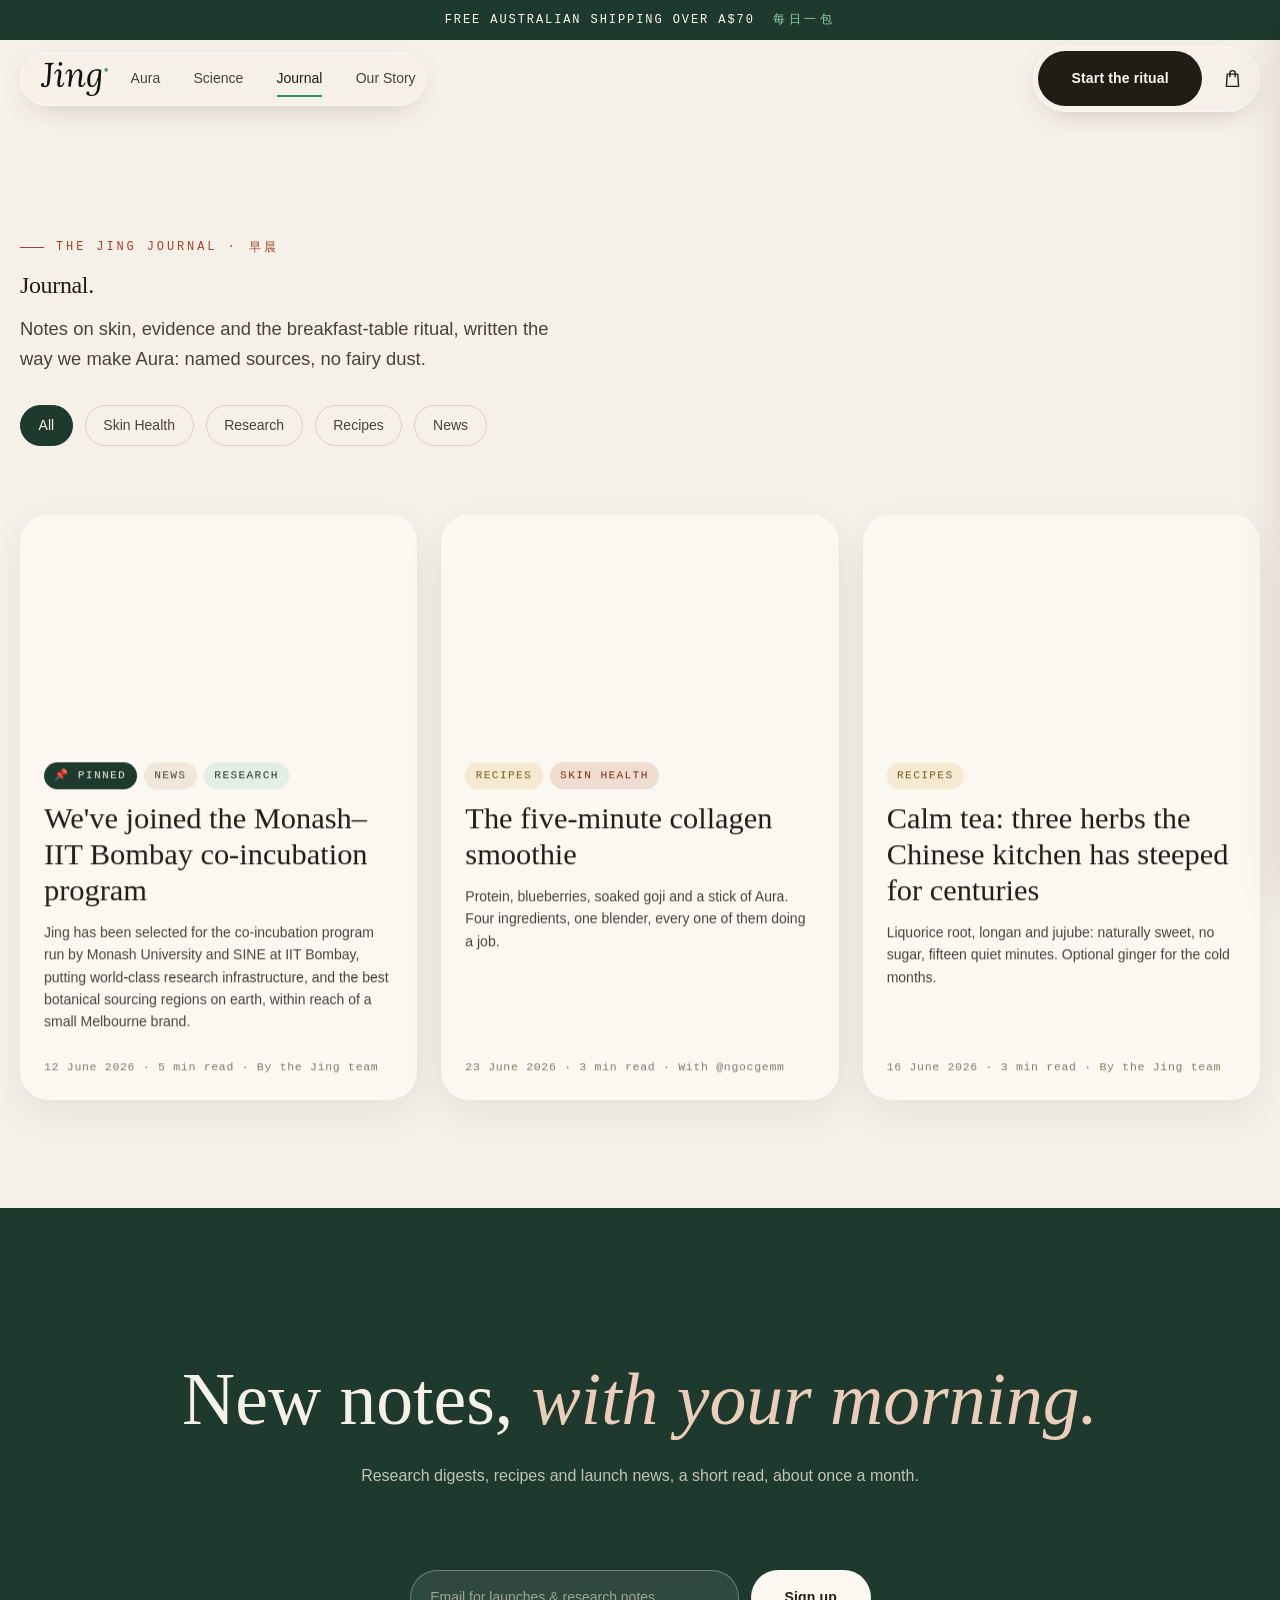
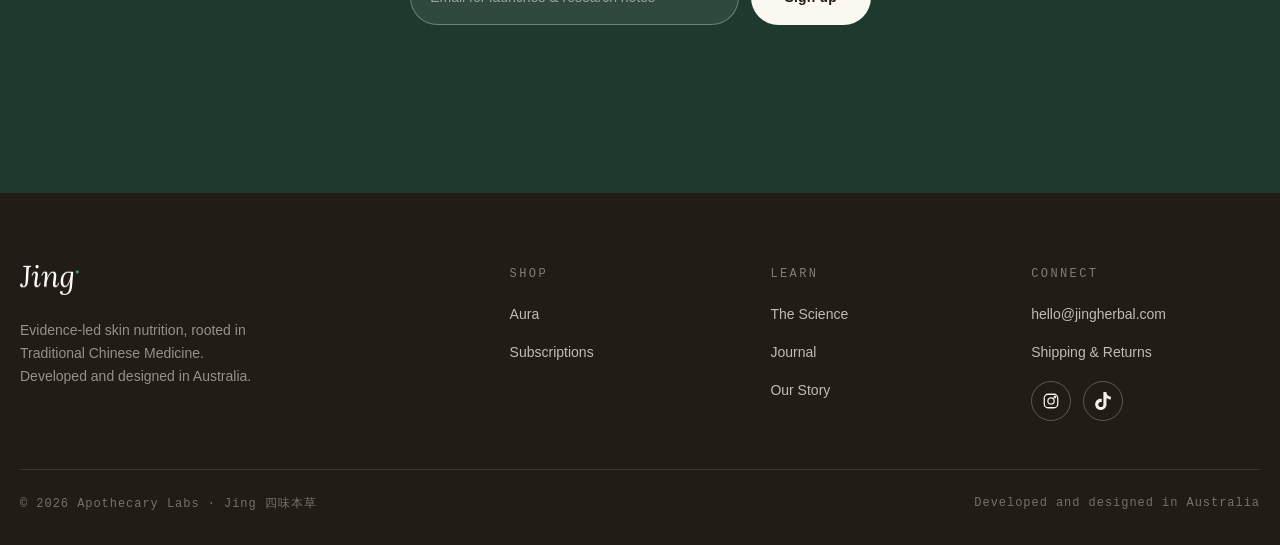
<file: mornings.html>
<!DOCTYPE html>
<html lang="en">
<head>
  <meta charset="UTF-8">
  <title>Journal · Jing</title>
  <meta http-equiv="refresh" content="0; url=journal.html">
  <link rel="canonical" href="journal.html">
</head>
<body>
  <p>The Jing journal has moved. <a href="journal.html">Continue to the Journal</a>.</p>
</body>
</html>
</file>
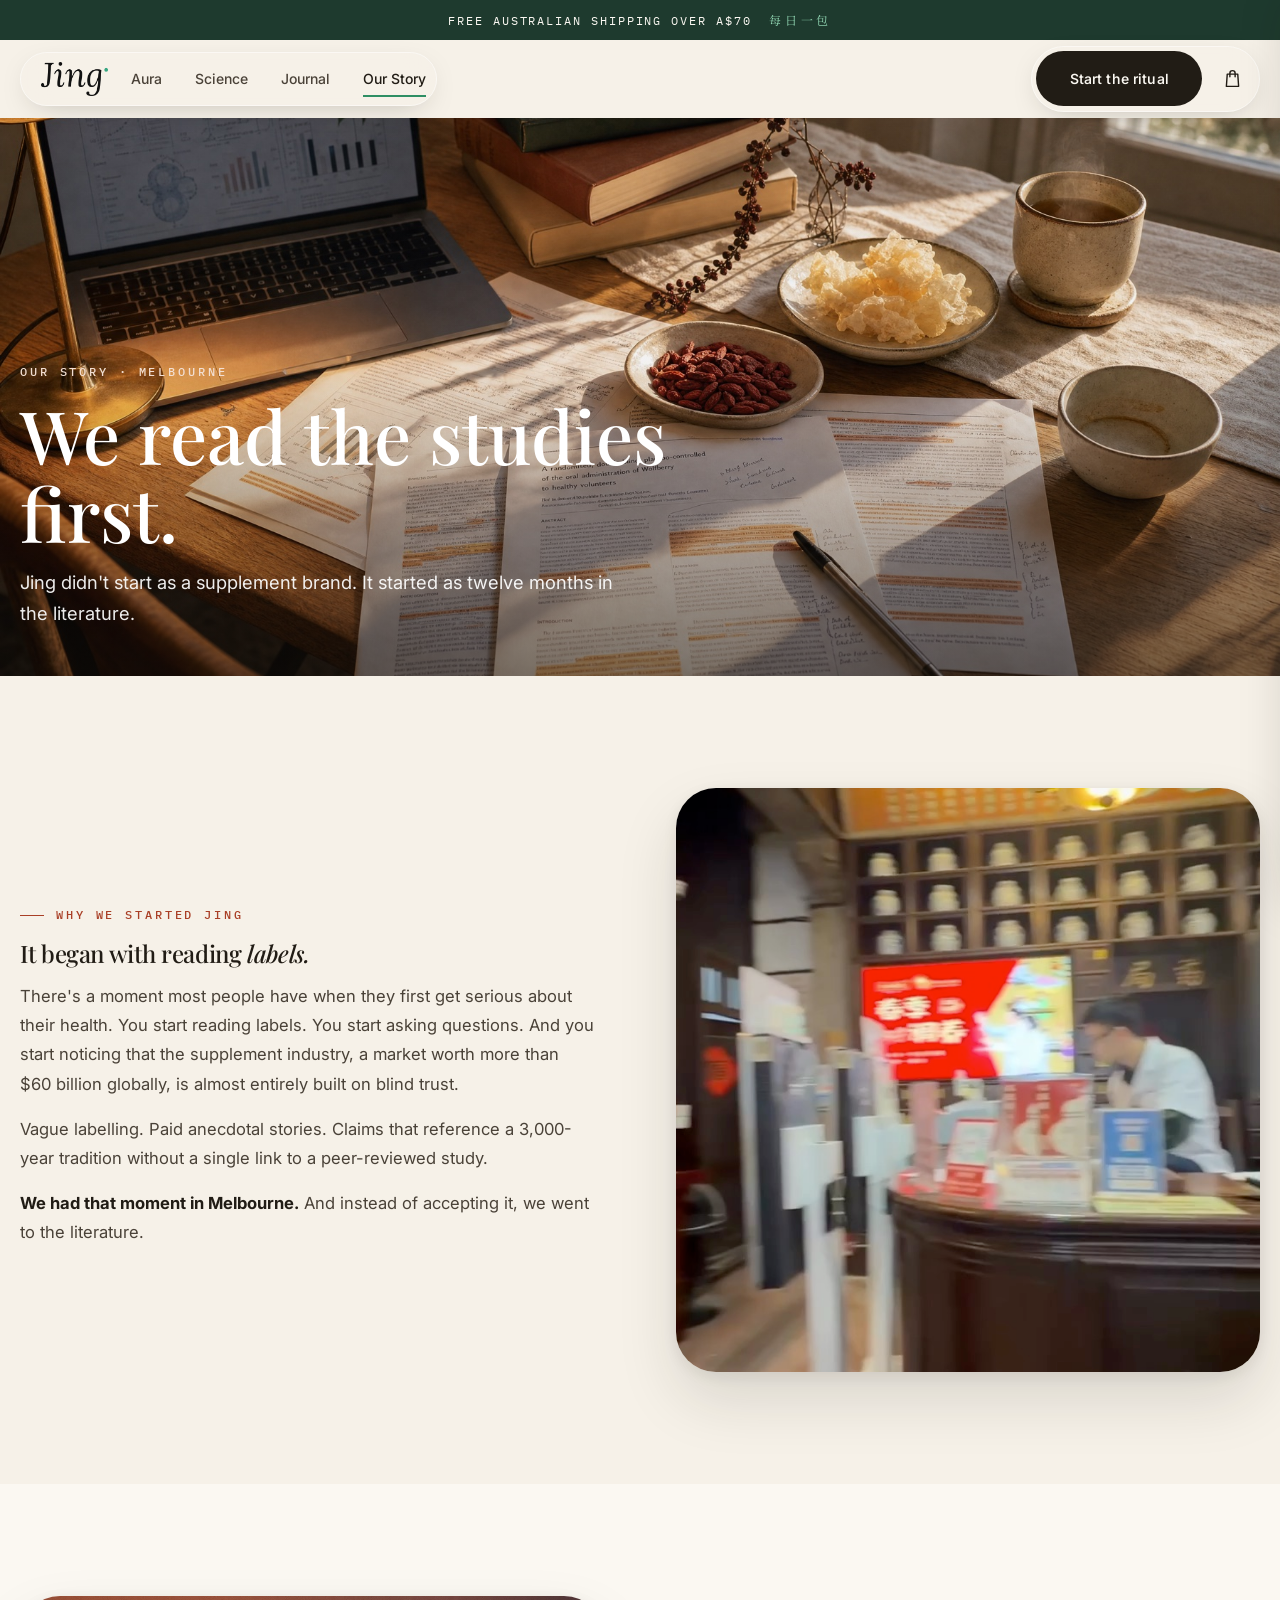
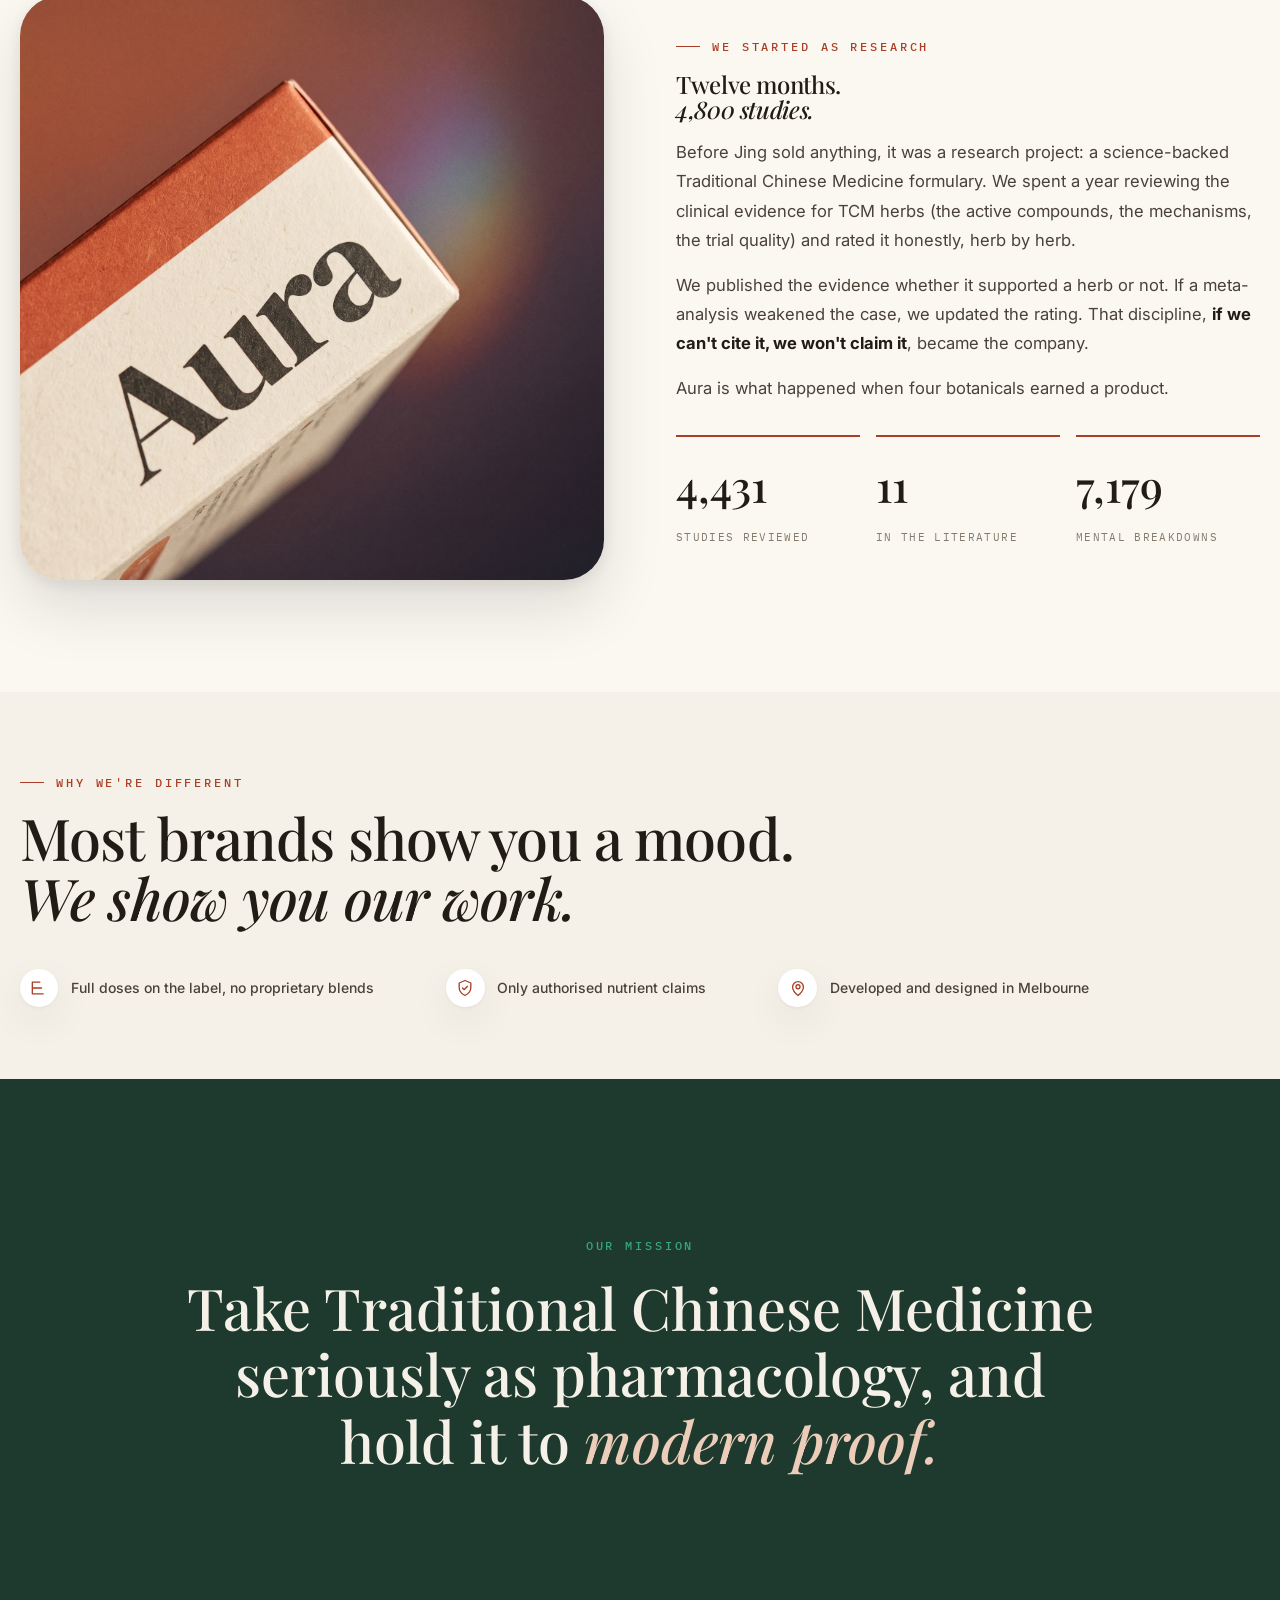
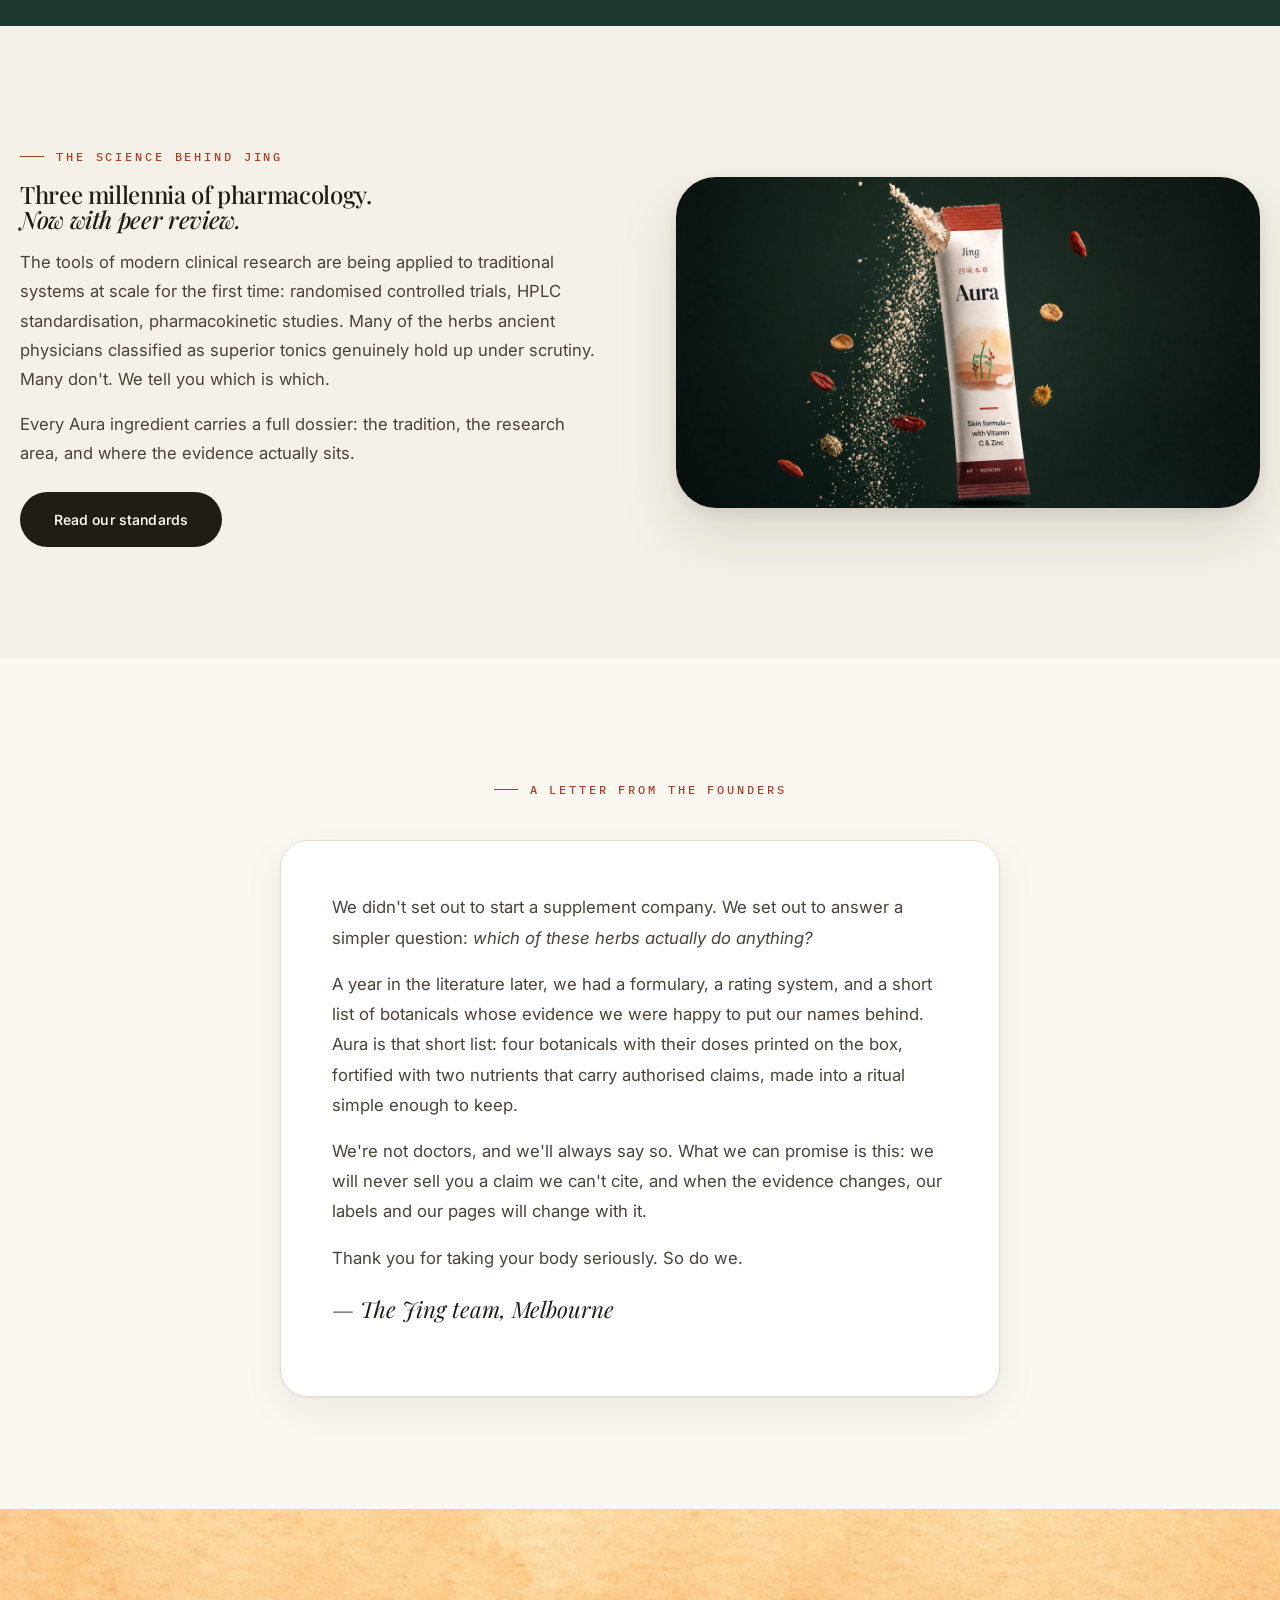
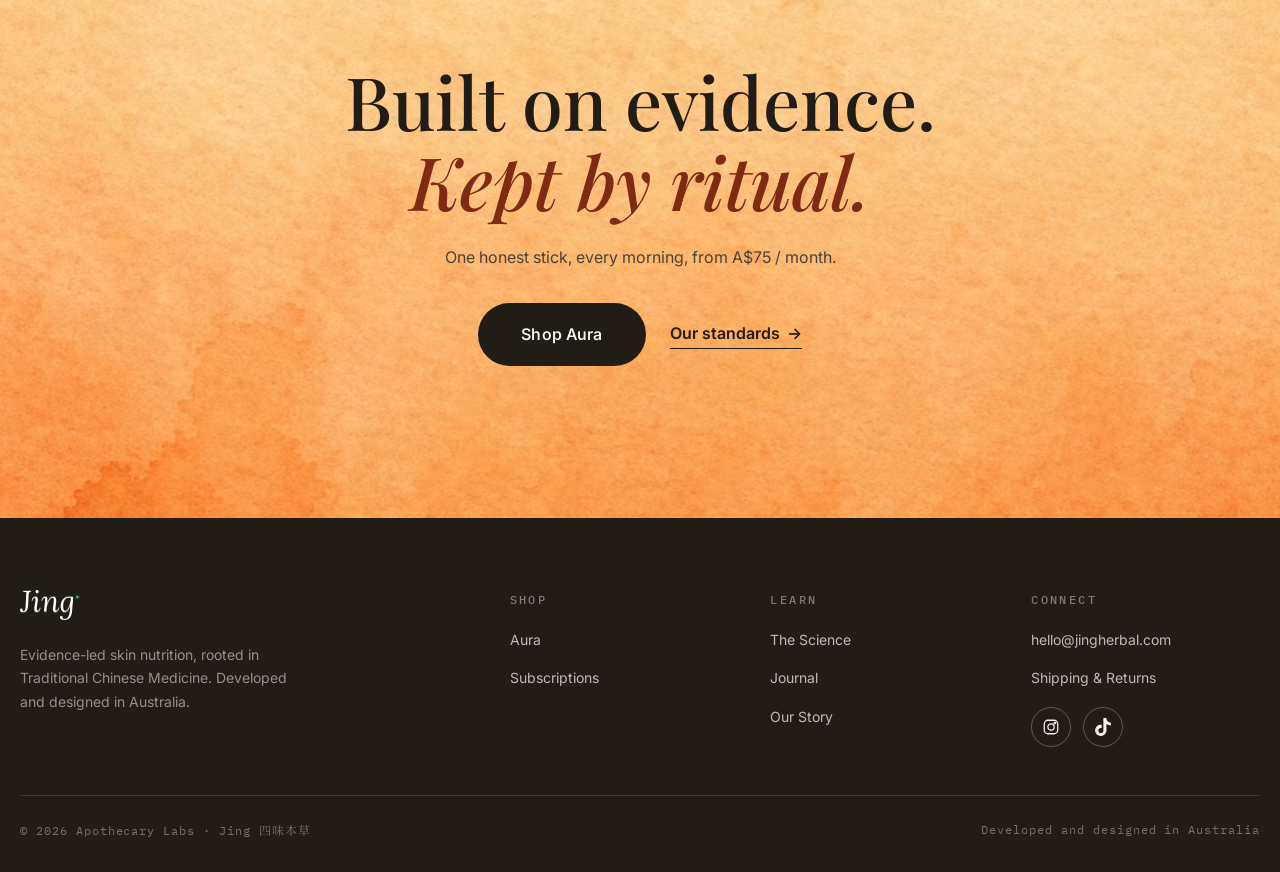
<file: our-story.html>
<!DOCTYPE html>
<html lang="en">
<head>
  <meta charset="UTF-8">
  <meta name="viewport" content="width=device-width, initial-scale=1">
  <title>Our Story · Jing · Started as research, in Melbourne</title>
  <meta name="description" content="Jing started in Melbourne as a research project: 12 months reviewing 4,800+ studies on Traditional Chinese Medicine. Aura is what happened when the evidence earned a product.">
  <link rel="preconnect" href="https://fonts.googleapis.com">
  <link rel="preconnect" href="https://fonts.gstatic.com" crossorigin>
  <link href="https://fonts.googleapis.com/css2?family=Playfair+Display:ital,wght@0,400;0,500;0,600;1,400;1,500;1,600&family=Inter:wght@300;400;500;600;700&family=IBM+Plex+Mono:wght@400;500&display=swap" rel="stylesheet">
  <link href="https://fonts.googleapis.com/css2?family=Noto+Serif+TC:wght@500;600&display=swap&text=精氣神四味本草每日一包由內而外" rel="stylesheet">
  <link rel="stylesheet" href="css/styles.css">
  <link rel="stylesheet" href="css/landing.css">
  <link rel="stylesheet" href="css/pages.css">
  <link rel="icon" href="assets/lid-badge.png" type="image/png">
</head>
<body>
  <a class="skip-link" href="#main">Skip to content</a>

  <div class="announce">Free Australian shipping over A$70 <span class="cjk">每日一包</span></div>

  <header class="header sd-header">
    <div class="container header-inner">
      <div class="nav-cluster">
        <a href="index.html" class="logo" aria-label="Jing home"><img src="assets/logo-dark.png" alt="Jing" width="472" height="241"></a>
        <nav class="nav" aria-label="Main navigation">
          <a href="aura.html">Aura</a>
          <a href="standards.html">Science</a>
          <a href="journal.html">Journal</a>
          <a href="our-story.html" aria-current="page">Our Story</a>
        </nav>
      </div>
      <div class="header-actions">
        <a href="index.html#buy" class="btn btn--primary sd-header-cta">Start the ritual</a>
        <button class="cart-btn" data-cart-open aria-label="Open cart">
          <svg viewBox="0 0 24 24" fill="none" stroke="currentColor" stroke-width="1.6" stroke-linecap="round" stroke-linejoin="round" aria-hidden="true"><path d="M6 7h12l1 14H5L6 7Z"/><path d="M9 10V6a3 3 0 0 1 6 0v4"/></svg>
          <span class="cart-count" aria-hidden="true">0</span>
        </button>
        <button class="menu-btn" aria-label="Toggle menu" aria-expanded="false">
          <svg viewBox="0 0 24 24" fill="none" stroke="currentColor" stroke-width="1.6" stroke-linecap="round" aria-hidden="true"><path d="M4 7h16M4 12h16M4 17h16"/></svg>
        </button>
      </div>
    </div>
  </header>

  <main id="main">

    <!-- ============ HERO ============ -->
    <section class="pg-hero">
      <img src="assets/gen/story-hero.jpg" alt="A Melbourne study at golden hour: printed clinical studies, dried botanicals and tea on a timber desk">
      <div class="container pg-hero-copy">
        <span class="eyebrow eyebrow--plain">Our story · Melbourne</span>
        <h1 class="pg-hero-title">We read the studies first.</h1>
        <p class="pg-hero-sub">Jing didn't start as a supplement brand. It started as twelve months in the literature.</p>
      </div>
    </section>

    <!-- ============ WHY WE STARTED ============ -->
    <section class="os-block">
      <div class="container os-grid">
        <div class="os-copy reveal">
          <span class="eyebrow eyebrow--terra os-kicker">Why we started Jing</span>
          <h2 class="display">It began with reading <em>labels.</em></h2>
          <p>There's a moment most people have when they first get serious about their health. You start reading labels. You start asking questions. And you start noticing that the supplement industry, a market worth more than $60&nbsp;billion globally, is almost entirely built on blind trust.</p>
          <p>Vague labelling. Paid anecdotal stories. Claims that reference a 3,000-year tradition without a single link to a peer-reviewed study.</p>
          <p><strong>We had that moment in Melbourne.</strong> And instead of accepting it, we went to the literature.</p>
        </div>
        <figure class="reveal os-video">
          <video src="assets/gen/story-why.mp4" poster="assets/gen/story-why-poster.jpg" autoplay muted loop playsinline preload="metadata" aria-label="Inside a traditional Chinese apothecary: herb jars lining the walls behind the dispensary counter"></video>
        </figure>
      </div>
    </section>

    <!-- ============ STARTED AS RESEARCH ============ -->
    <section class="os-block os-block--cream">
      <div class="container os-grid">
        <figure class="reveal">
          <img src="assets/aura-macro.jpg" alt="Dried botanicals used in the Jing formulary" loading="lazy">
        </figure>
        <div class="os-copy reveal">
          <span class="eyebrow eyebrow--terra os-kicker">We started as research</span>
          <h2 class="display">Twelve months.<br><em>4,800 studies.</em></h2>
          <p>Before Jing sold anything, it was a research project: a science-backed Traditional Chinese Medicine formulary. We spent a year reviewing the clinical evidence for TCM herbs (the active compounds, the mechanisms, the trial quality) and rated it honestly, herb by herb.</p>
          <p>We published the evidence whether it supported a herb or not. If a meta-analysis weakened the case, we updated the rating. That discipline, <strong>if we can't cite it, we won't claim it</strong>, became the company.</p>
          <p>Aura is what happened when four botanicals earned a product.</p>
          <div class="os-stats" data-os-stats>
            <div class="os-stat reveal"><b data-count-to="4800" data-suffix="+">0</b><span>Studies reviewed</span></div>
            <div class="os-stat reveal"><b data-count-to="12" data-suffix=" mo">0</b><span>In the literature</span></div>
            <div class="os-stat reveal"><b data-count-countless>0</b><span>Mental breakdowns</span></div>
          </div>
        </div>
      </div>
    </section>

    <!-- ============ WHY WE'RE DIFFERENT ============ -->
    <section class="os-block os-block--tight">
      <div class="container">
        <div class="section-head reveal" style="max-width:none">
          <span class="eyebrow eyebrow--terra">Why we're different</span>
          <h2 class="display" style="max-width:24ch">Most brands show you a mood.<br><em>We show you our work.</em></h2>
        </div>
        <ul class="sd-fact-grid os-fact-row">
          <li class="sd-fact reveal">
            <span class="sd-fact-icon" aria-hidden="true"><svg viewBox="0 0 24 24" fill="none" stroke="currentColor" stroke-width="1.6" stroke-linecap="round" stroke-linejoin="round"><path d="M4 19V5M4 12h11M4 5h9M4 19h13"/></svg></span>
            <span>Full doses on the label, no proprietary blends</span>
          </li>
          <li class="sd-fact reveal">
            <span class="sd-fact-icon" aria-hidden="true"><svg viewBox="0 0 24 24" fill="none" stroke="currentColor" stroke-width="1.6" stroke-linecap="round" stroke-linejoin="round"><path d="M12 3l7 3v5c0 4.5-3 8-7 10-4-2-7-5.5-7-10V6l7-3Z"/><path d="M9 12l2 2 4-4"/></svg></span>
            <span>Only authorised nutrient claims</span>
          </li>
          <li class="sd-fact reveal">
            <span class="sd-fact-icon" aria-hidden="true"><svg viewBox="0 0 24 24" fill="none" stroke="currentColor" stroke-width="1.6" stroke-linecap="round" stroke-linejoin="round"><path d="M12 21s-6.5-5.2-6.5-10.2a6.5 6.5 0 0 1 13 0C18.5 15.8 12 21 12 21Z"/><circle cx="12" cy="10.5" r="2.4"/></svg></span>
            <span>Developed and designed in Melbourne</span>
          </li>
        </ul>
      </div>
    </section>

    <!-- ============ MISSION ============ -->
    <section class="os-mission">
      <div class="container">
        <span class="eyebrow eyebrow--plain reveal">Our mission</span>
        <h2 class="os-mission-title reveal">Take Traditional Chinese Medicine seriously as pharmacology, and hold it to <em>modern proof.</em></h2>
      </div>
    </section>

    <!-- ============ THE SCIENCE ============ -->
    <section class="os-block">
      <div class="container os-grid">
        <div class="os-copy reveal">
          <span class="eyebrow eyebrow--terra os-kicker">The science behind Jing</span>
          <h2 class="display">Three millennia of pharmacology.<br><em>Now with peer review.</em></h2>
          <p>The tools of modern clinical research are being applied to traditional systems at scale for the first time: randomised controlled trials, HPLC standardisation, pharmacokinetic studies. Many of the herbs ancient physicians classified as superior tonics genuinely hold up under scrutiny. Many don't. We tell you which is which.</p>
          <p>Every Aura ingredient carries a full dossier: the tradition, the research area, and where the evidence actually sits.</p>
          <a href="standards.html" class="btn btn--primary" style="margin-top:var(--s-2)">Read our standards</a>
        </div>
        <figure class="reveal">
          <img src="assets/gen/science-concept.jpg" alt="The Aura stick sachet with powder and botanicals suspended on deep green" loading="lazy">
        </figure>
      </div>
    </section>

    <!-- ============ FOUNDER LETTER ============ -->
    <section class="os-block os-block--cream">
      <div class="container">
        <div class="section-head center reveal">
          <span class="eyebrow eyebrow--terra">A letter from the founders</span>
        </div>
        <div class="os-letter reveal">
          <p>We didn't set out to start a supplement company. We set out to answer a simpler question: <em>which of these herbs actually do anything?</em></p>
          <p>A year in the literature later, we had a formulary, a rating system, and a short list of botanicals whose evidence we were happy to put our names behind. Aura is that short list: four botanicals with their doses printed on the box, fortified with two nutrients that carry authorised claims, made into a ritual simple enough to keep.</p>
          <p>We're not doctors, and we'll always say so. What we can promise is this: we will never sell you a claim we can't cite, and when the evidence changes, our labels and our pages will change with it.</p>
          <p>Thank you for taking your body seriously. So do we.</p>
          <p class="sign">— The Jing team, Melbourne</p>
        </div>
      </div>
    </section>

    <!-- ============ CTA ============ -->
    <section class="sd-final sd-final--paper">
      <div class="container sd-final-inner">
        <h2 class="sd-final-title">Built on evidence.<br><em>Kept by ritual.</em></h2>
        <p class="sd-final-sub">One honest stick, every morning, from A$75 / month.</p>
        <div class="sd-hero-cta" style="justify-content:center">
          <a href="index.html#buy" class="btn btn--primary btn--lg">Shop Aura</a>
          <a href="standards.html" class="sd-arrow-link">Our standards <span aria-hidden="true">→</span></a>
        </div>
      </div>
    </section>
  </main>

  <footer class="footer">
    <div class="container">
      <div class="footer-grid">
        <div>
          <a href="index.html" class="logo"><img src="assets/logo-light.png" alt="Jing" width="472" height="241"></a>
          <p class="tagline">Evidence-led skin nutrition, rooted in Traditional Chinese Medicine. Developed and designed in Australia.</p>
        </div>
        <div><h4>Shop</h4><ul><li><a href="aura.html">Aura</a></li><li><a href="index.html#buy">Subscriptions</a></li></ul></div>
        <div><h4>Learn</h4><ul><li><a href="standards.html">The Science</a></li><li><a href="journal.html">Journal</a></li><li><a href="our-story.html">Our Story</a></li></ul></div>
        <div><h4>Connect</h4><ul><li><a href="mailto:hello@jingherbal.com">hello@jingherbal.com</a></li><li><a href="#">Shipping &amp; Returns</a></li></ul><div class="footer-social"><a href="https://www.instagram.com/jingherbal/" target="_blank" rel="noopener" aria-label="Jing on Instagram"><svg viewBox="0 0 24 24" fill="none" stroke="currentColor" stroke-width="1.7" stroke-linecap="round" stroke-linejoin="round" aria-hidden="true"><rect x="3" y="3" width="18" height="18" rx="5"/><circle cx="12" cy="12" r="4.2"/><circle cx="17.2" cy="6.8" r="0.4" fill="currentColor" stroke="none"/><circle cx="17.2" cy="6.8" r="1.1"/></svg></a><a href="https://www.tiktok.com/@jingherbal" target="_blank" rel="noopener" aria-label="Jing on TikTok"><svg viewBox="0 0 24 24" fill="currentColor" aria-hidden="true"><path d="M12.53.02C13.84 0 15.14.01 16.44 0c.08 1.53.63 3.09 1.75 4.17 1.12 1.11 2.7 1.62 4.24 1.79v4.03c-1.44-.05-2.89-.35-4.2-.97-.57-.26-1.1-.59-1.62-.93-.01 2.92.01 5.84-.02 8.75-.08 1.4-.54 2.79-1.35 3.94-1.31 1.92-3.58 3.17-5.91 3.21-1.43.08-2.86-.31-4.08-1.03-2.02-1.19-3.44-3.37-3.65-5.71-.02-.5-.03-1-.01-1.49.18-1.9 1.12-3.72 2.58-4.96 1.66-1.44 3.98-2.13 6.15-1.72.02 1.48-.04 2.96-.04 4.44-.99-.32-2.15-.23-3.02.37-.63.41-1.11 1.04-1.36 1.75-.21.51-.15 1.07-.14 1.61.24 1.64 1.82 3.02 3.5 2.87 1.12-.01 2.19-.66 2.77-1.61.19-.33.4-.67.41-1.06.1-1.79.06-3.57.07-5.36.01-4.03-.01-8.05.02-12.07z"/></svg></a></div></div>
      </div>
      <div class="footer-bottom">
        <span>© 2026 Apothecary Labs · Jing <span class="cjk">四味本草</span></span>
        <span>Developed and designed in Australia</span>
      </div>
    </div>
  </footer>

  <div class="cart-overlay" aria-hidden="true"></div>
  <aside class="cart-drawer" role="dialog" aria-modal="true" aria-label="Shopping cart">
    <div class="cart-head">
      <h2>Your cart</h2>
      <button class="cart-close" aria-label="Close cart"><svg viewBox="0 0 24 24" fill="none" stroke="currentColor" stroke-width="1.8" stroke-linecap="round" aria-hidden="true"><path d="M6 6l12 12M18 6 6 18"/></svg></button>
    </div>
    <div class="cart-items"></div>
    <div class="cart-foot">
      <div class="free-ship-bar"><i></i></div>
      <p class="cart-ship-note" data-ship-note></p>
      <div class="cart-subtotal"><span>Subtotal</span><span class="amount" data-cart-total>A$0</span></div>
      <a href="checkout.html" class="btn btn--primary btn--full btn--lg" data-cart-checkout>Checkout</a>
    </div>
  </aside>

  <script src="js/store-au.js"></script>
  <script>
    // Stats count up when scrolled into view; the last one gives up counting.
    (function () {
      const wrap = document.querySelector("[data-os-stats]");
      if (!wrap || !("IntersectionObserver" in window)) return;
      const ease = (t) => 1 - Math.pow(1 - t, 3);
      function run(el, to, suffix) {
        const t0 = performance.now(), dur = 1600;
        (function tick(now) {
          const p = Math.min((now - t0) / dur, 1);
          el.textContent = Math.round(ease(p) * to).toLocaleString("en-AU") + (p === 1 ? suffix : "");
          if (p < 1) requestAnimationFrame(tick);
        })(t0);
      }
      function runCountless(el) {
        const t0 = performance.now(), dur = 1800;
        (function tick(now) {
          const p = Math.min((now - t0) / dur, 1);
          if (p < 1) {
            el.textContent = Math.round(ease(p) * 8000 + Math.random() * 900).toLocaleString("en-AU");
            requestAnimationFrame(tick);
          } else {
            el.textContent = "Countless";
          }
        })(t0);
      }
      const io = new IntersectionObserver((entries) => {
        entries.forEach((e) => {
          if (!e.isIntersecting) return;
          io.disconnect();
          wrap.querySelectorAll("[data-count-to]").forEach((el) =>
            run(el, parseInt(el.dataset.countTo, 10), el.dataset.suffix || ""));
          const c = wrap.querySelector("[data-count-countless]");
          if (c) runCountless(c);
        });
      }, { threshold: 0.4 });
      io.observe(wrap);
    })();
  </script>
</body>
</html>
</file>
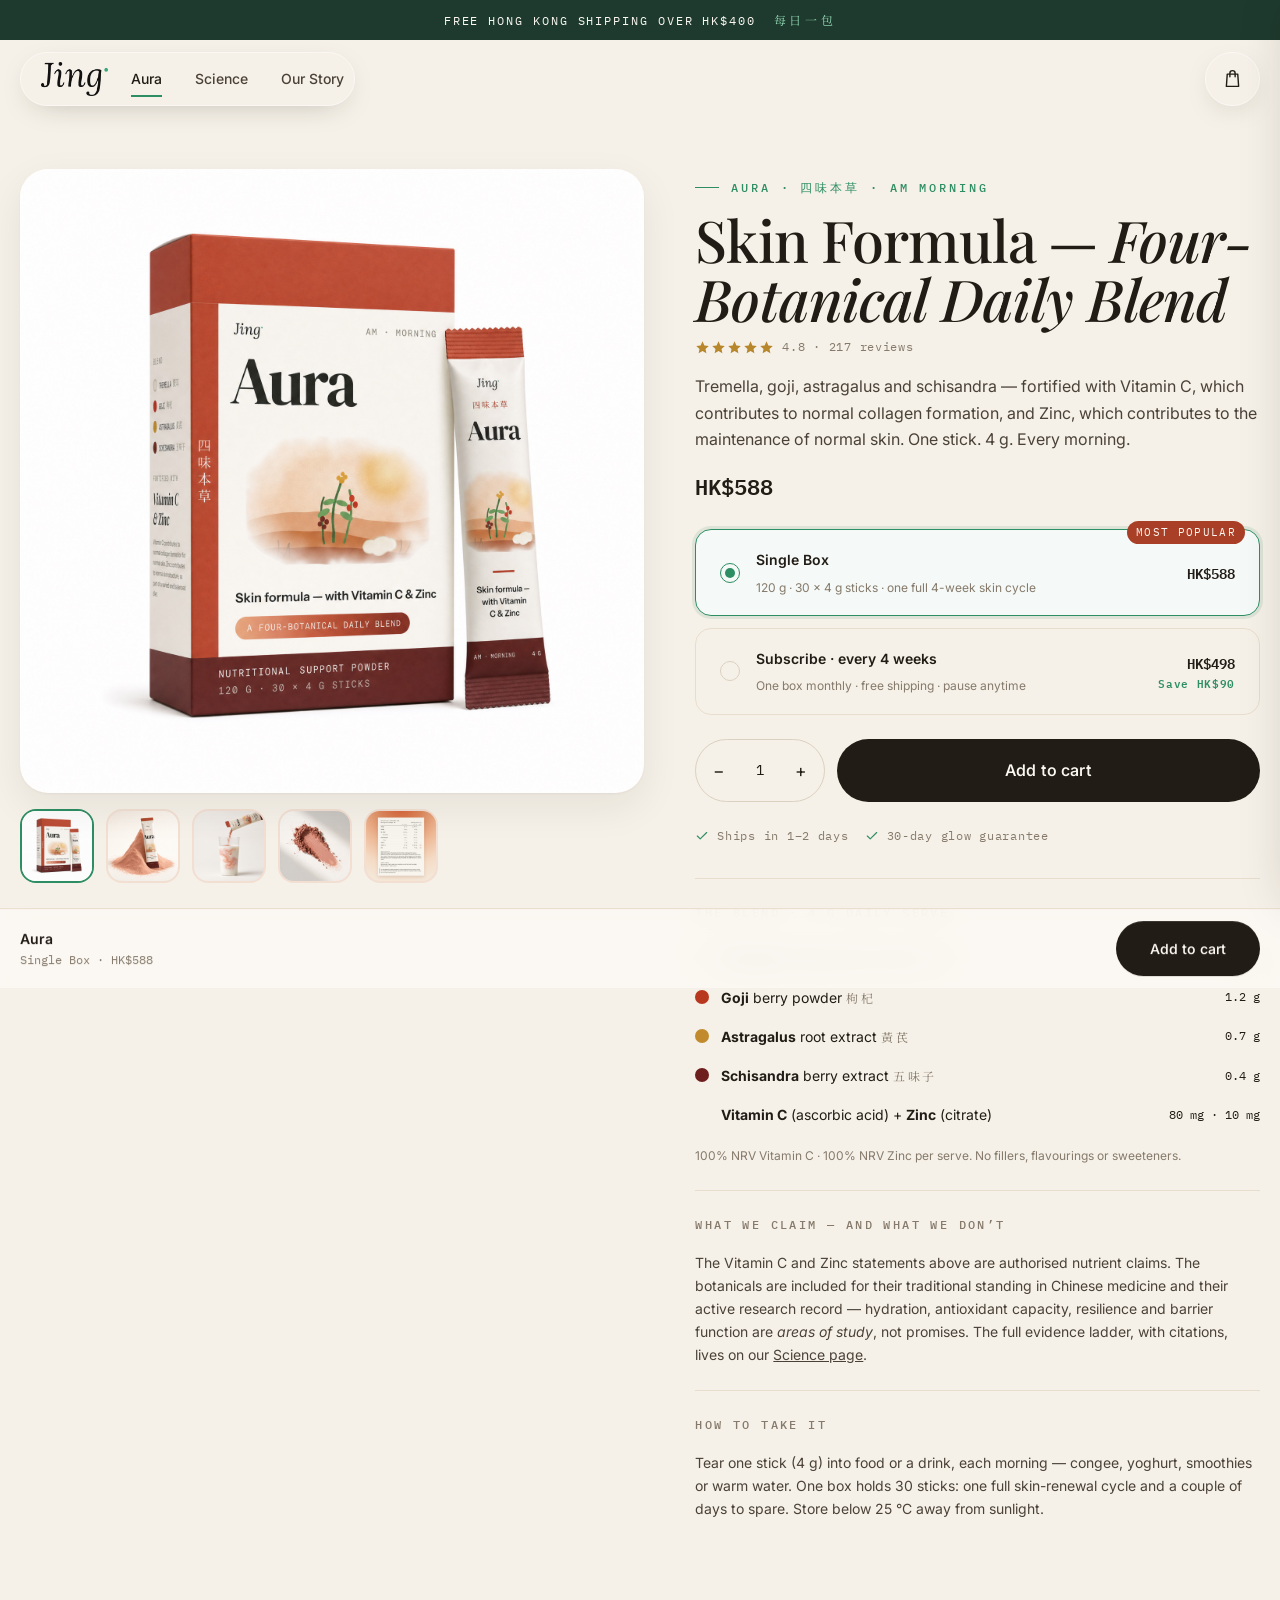
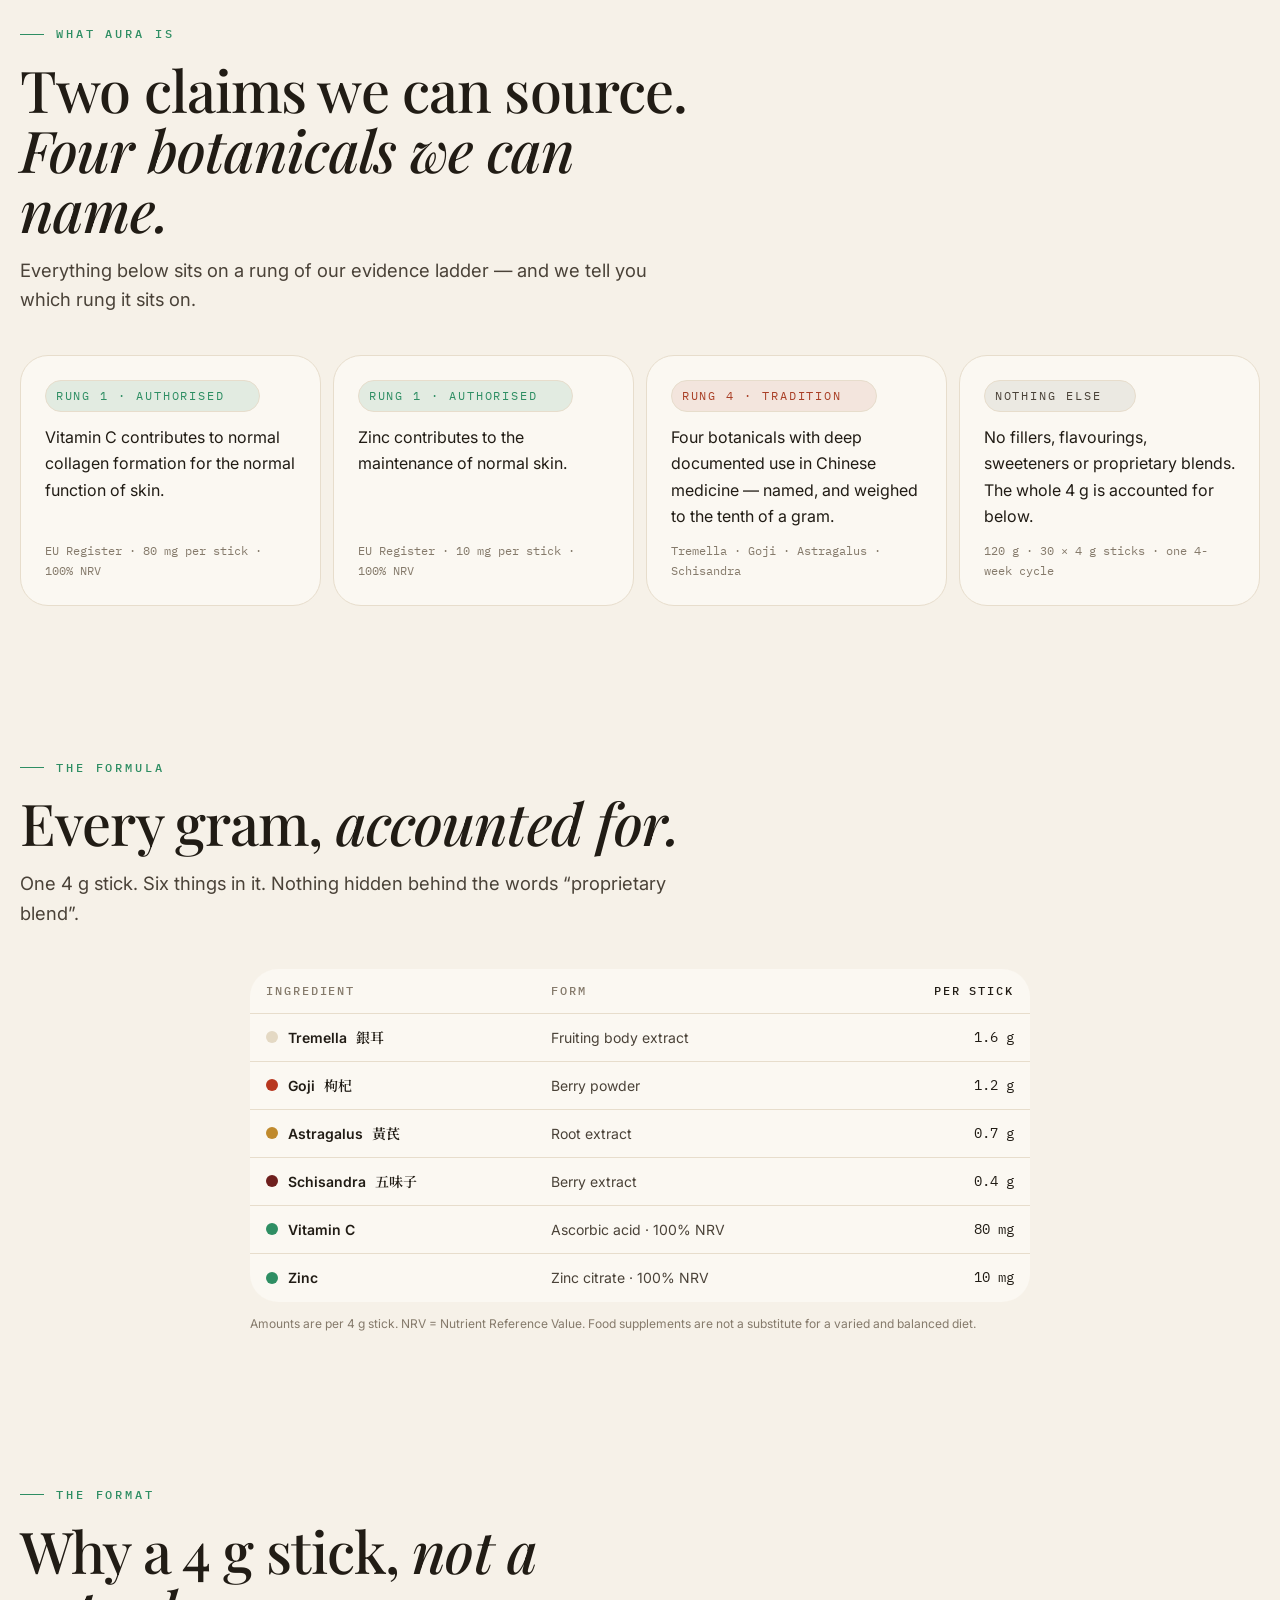
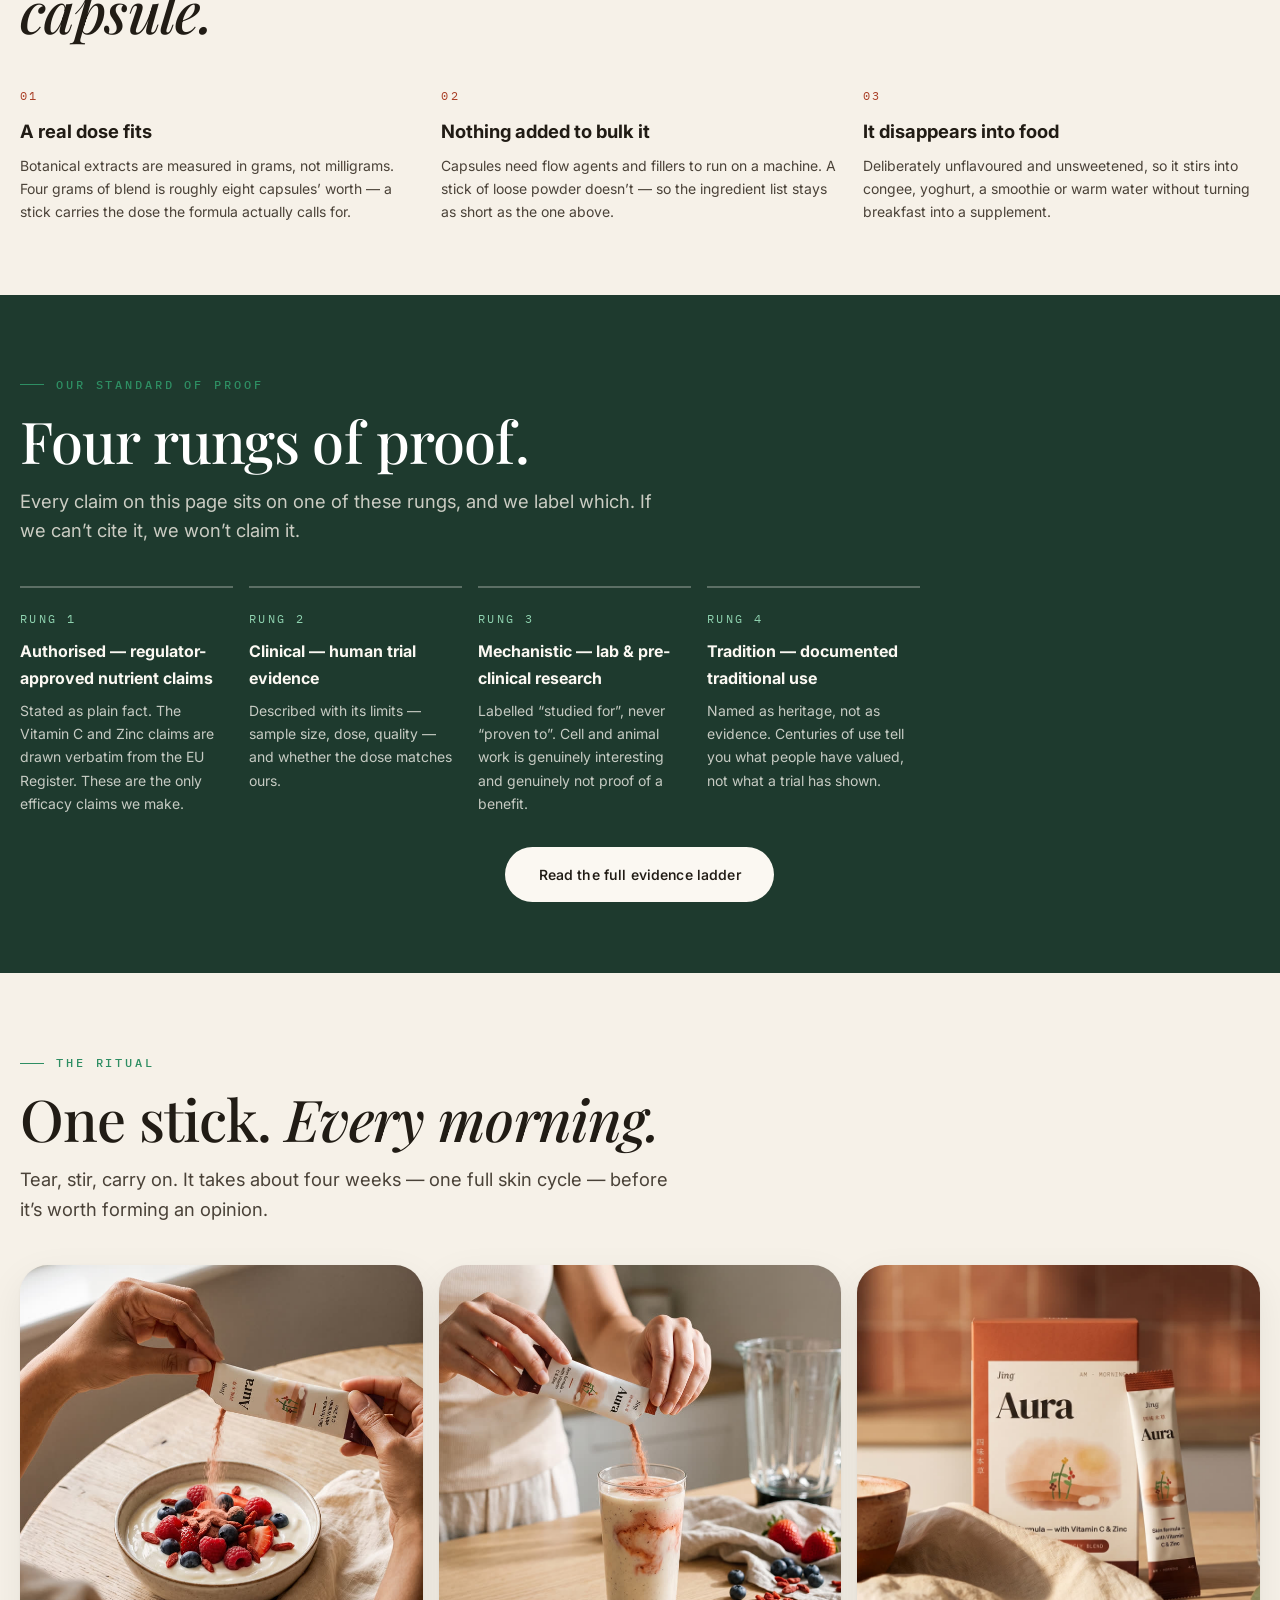
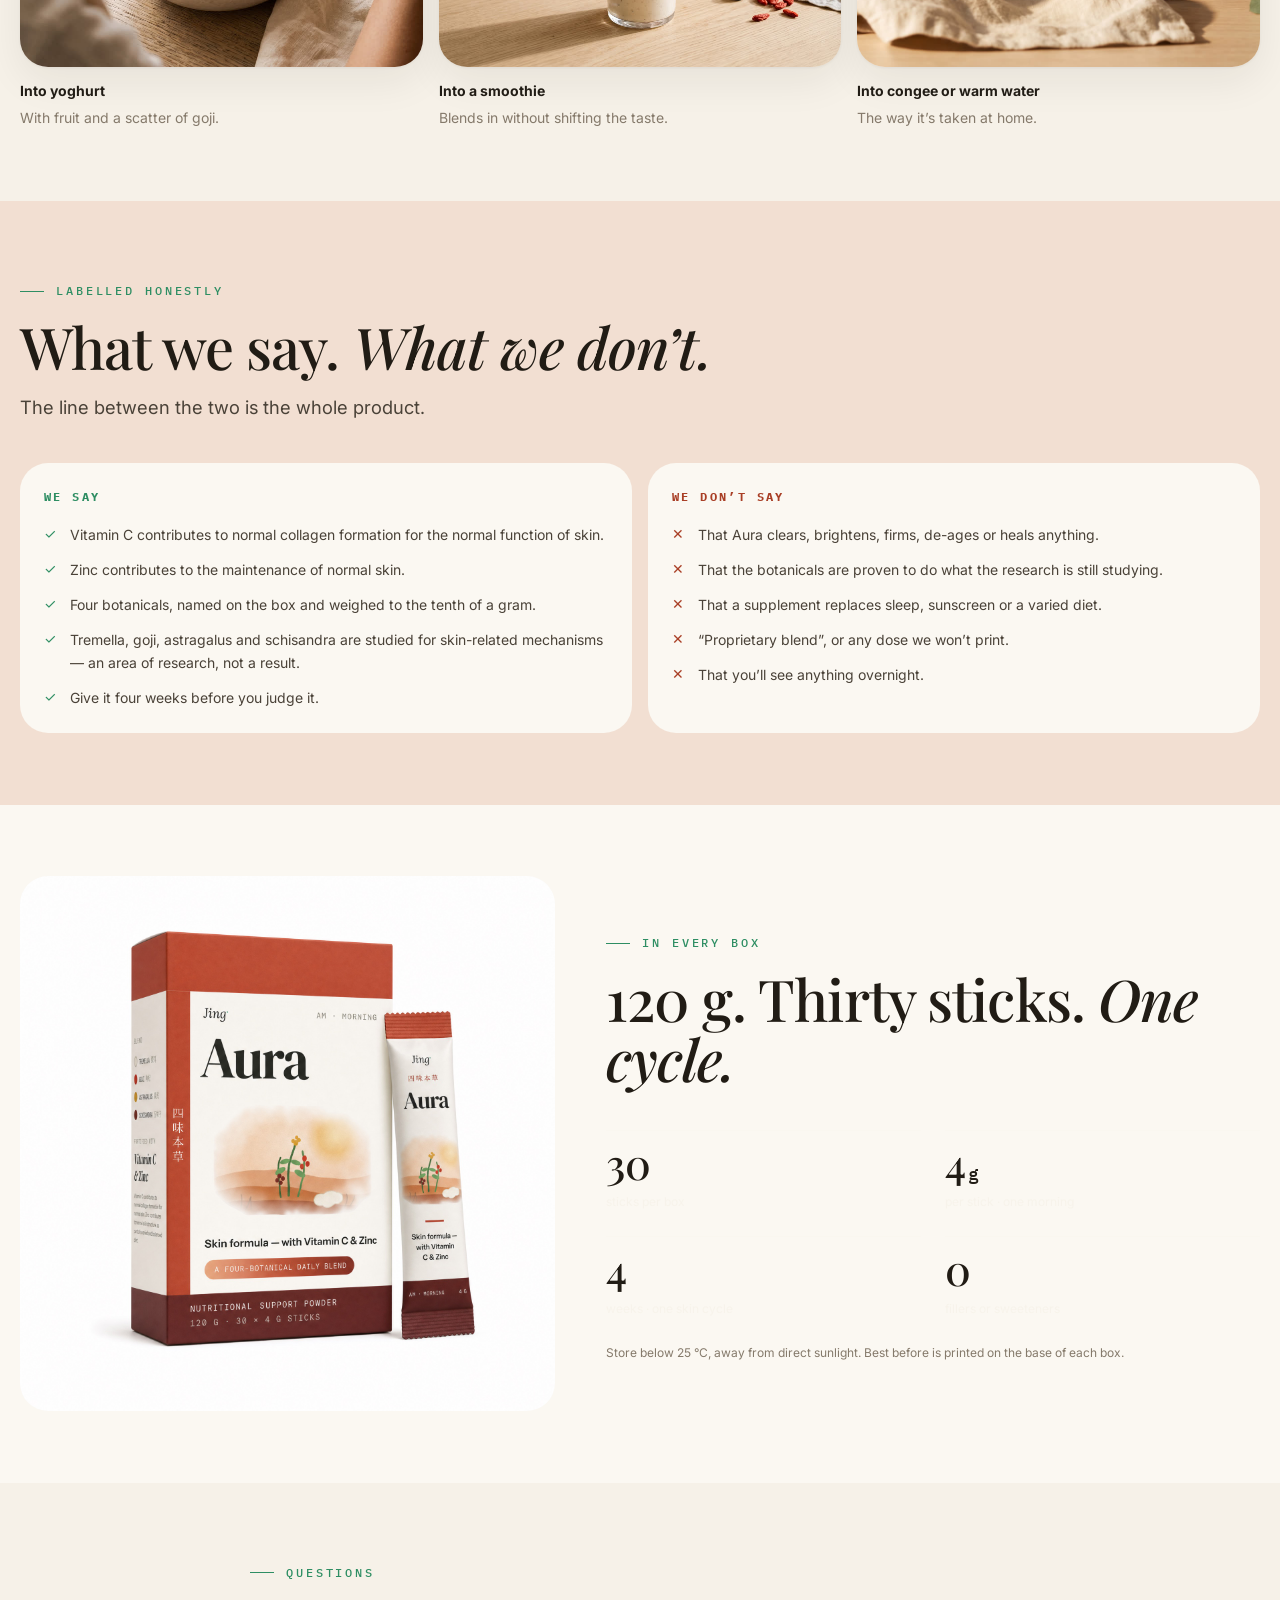
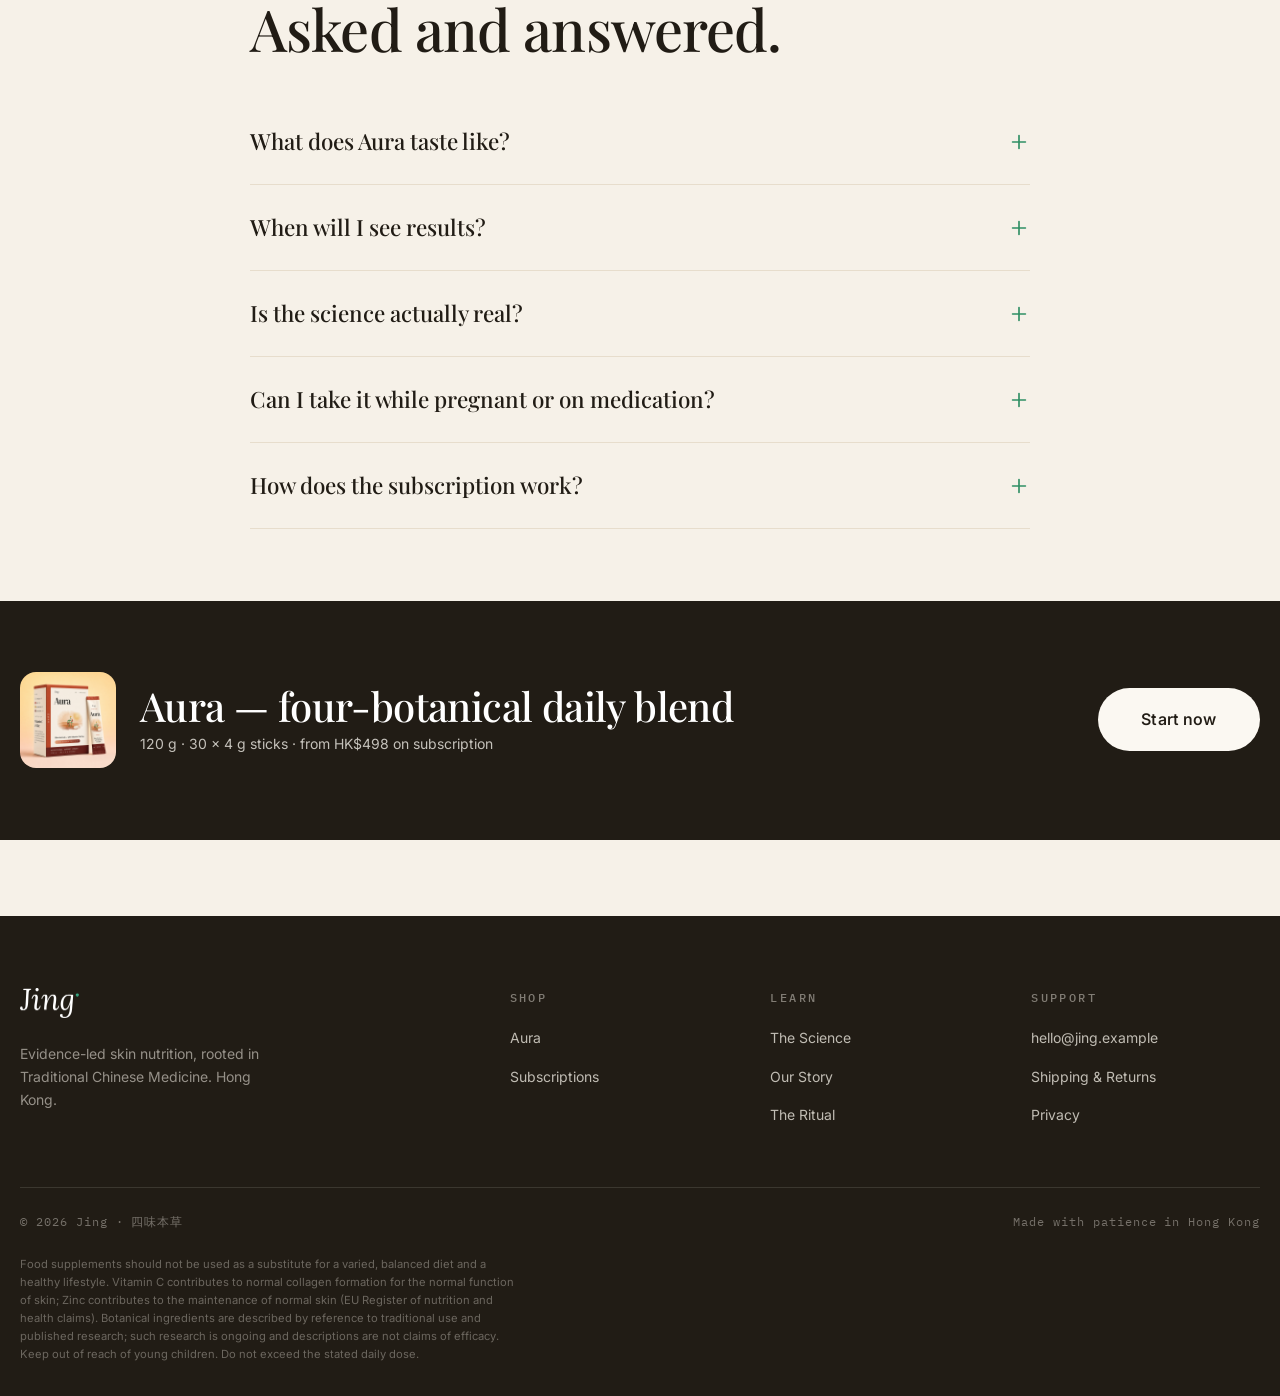
<file: product.html>
<!DOCTYPE html>
<html lang="en">
<head>
  <meta charset="UTF-8">
  <meta name="viewport" content="width=device-width, initial-scale=1">
  <title>Aura — Skin Formula with Vitamin C &amp; Zinc · Jing</title>
  <meta name="description" content="Aura: tremella, goji, astragalus and schisandra with Vitamin C & Zinc. 120 g box, 30 × 4 g daily sticks — a four-week morning ritual. Evidence-led TCM skin nutrition.">
  <link rel="preconnect" href="https://fonts.googleapis.com">
  <link rel="preconnect" href="https://fonts.gstatic.com" crossorigin>
  <link href="https://fonts.googleapis.com/css2?family=Playfair+Display:ital,wght@0,400;0,500;0,600;1,400;1,500family=Playfair+Display:ital,wght@0,400;0,500;0,600;1,400;1,500;1,600&family=Inter:wght@300;400;500;600;700&family=IBM+Plex+Mono:wght@400;500&display=swapfamily=Inter:wght@400;500;600;700family=Playfair+Display:ital,wght@0,400;0,500;0,600;1,400;1,500;1,600&family=Inter:wght@300;400;500;600;700&family=IBM+Plex+Mono:wght@400;500&display=swapfamily=IBM+Plex+Mono:wght@400;500family=Playfair+Display:ital,wght@0,400;0,500;0,600;1,400;1,500;1,600&family=Inter:wght@300;400;500;600;700&family=IBM+Plex+Mono:wght@400;500&display=swapdisplay=swap" rel="stylesheet">
  <link href="https://fonts.googleapis.com/css2?family=Noto+Serif+TC:wght@500;600&display=swap&text=精氣神四味本草每日一包銀耳枸杞黃芪五味子由內而外" rel="stylesheet">
  <link rel="stylesheet" href="css/styles.css">
  <link rel="icon" href="assets/lid-badge.png" type="image/png">
</head>
<body>
  <a class="skip-link" href="#main">Skip to content</a>

  <div class="announce">Free Hong Kong shipping over HK$400 <span class="cjk">每日一包</span></div>

  <header class="header">
    <div class="container header-inner">
      <div class="nav-cluster">
      <a href="index.html" class="logo" aria-label="Jing — home"><img src="assets/logo-dark.png" alt="Jing" width="472" height="241"></a>
      <nav class="nav" aria-label="Main navigation">
        <a href="product.html" aria-current="page">Aura</a>
        <a href="science.html">Science</a>
        <a href="about.html">Our Story</a>
      </nav>
      </div>
      <div class="header-actions">
        <button class="cart-btn" data-cart-open aria-label="Open cart">
          <svg viewBox="0 0 24 24" fill="none" stroke="currentColor" stroke-width="1.6" stroke-linecap="round" stroke-linejoin="round" aria-hidden="true"><path d="M6 7h12l1 14H5L6 7Z"/><path d="M9 10V6a3 3 0 0 1 6 0v4"/></svg>
          <span class="cart-count" aria-hidden="true">0</span>
        </button>
        <button class="menu-btn" aria-label="Toggle menu" aria-expanded="false">
          <svg viewBox="0 0 24 24" fill="none" stroke="currentColor" stroke-width="1.6" stroke-linecap="round" aria-hidden="true"><path d="M4 7h16M4 12h16M4 17h16"/></svg>
        </button>
      </div>
    </div>
  </header>

  <main id="main" class="pdp">
    <div class="container pdp-grid">

      <!-- Gallery -->
      <div class="pdp-gallery">
        <div class="pdp-main-img" data-gallery-main>
          <img src="assets/aura-box-sachet.jpg" alt="The Jing Aura box and stick in a clean studio shot" width="1600" height="1600" fetchpriority="high">
        </div>
        <div class="pdp-thumbs" role="tablist" aria-label="Product media">
          <button class="pdp-thumb is-active" data-media="studio" aria-label="View box and stick">
            <img src="assets/aura-box-sachet.jpg" alt="" width="74" height="74">
          </button>
          <button class="pdp-thumb" data-media="powder" aria-label="View stick in powder">
            <img src="assets/aura-powder.jpg" alt="" width="74" height="74">
          </button>
          <button class="pdp-thumb" data-media="pour" aria-label="View powder pouring into milk">
            <img src="assets/aura-pour.jpg" alt="" width="74" height="74">
          </button>
          <button class="pdp-thumb" data-media="swipe" aria-label="View the powder swipe">
            <img src="assets/aura-swipe.jpg" alt="" width="74" height="74">
          </button>
          <button class="pdp-thumb" data-media="nutrition" aria-label="View nutrition information panel">
            <img src="assets/aura-nutrition.jpg" alt="" width="74" height="74">
          </button>
        </div>
      </div>

      <!-- Body -->
      <div class="pdp-body">
        <span class="eyebrow">Aura · 四味本草 · AM Morning</span>
        <h1 class="display">Skin Formula — <em>Four-Botanical Daily Blend</em></h1>
        <div class="rating" aria-label="Rated 4.8 out of 5 from 217 reviews">
          <span class="stars" aria-hidden="true">
            <svg viewBox="0 0 24 24" fill="currentColor"><path d="m12 2 3 6.6 7 .8-5.2 4.8L18.2 21 12 17.4 5.8 21l1.4-6.8L2 9.4l7-.8Z"/></svg>
            <svg viewBox="0 0 24 24" fill="currentColor"><path d="m12 2 3 6.6 7 .8-5.2 4.8L18.2 21 12 17.4 5.8 21l1.4-6.8L2 9.4l7-.8Z"/></svg>
            <svg viewBox="0 0 24 24" fill="currentColor"><path d="m12 2 3 6.6 7 .8-5.2 4.8L18.2 21 12 17.4 5.8 21l1.4-6.8L2 9.4l7-.8Z"/></svg>
            <svg viewBox="0 0 24 24" fill="currentColor"><path d="m12 2 3 6.6 7 .8-5.2 4.8L18.2 21 12 17.4 5.8 21l1.4-6.8L2 9.4l7-.8Z"/></svg>
            <svg viewBox="0 0 24 24" fill="currentColor"><path d="m12 2 3 6.6 7 .8-5.2 4.8L18.2 21 12 17.4 5.8 21l1.4-6.8L2 9.4l7-.8Z"/></svg>
          </span>
          <span class="count">4.8 · 217 reviews</span>
        </div>
        <p class="pdp-sub">Tremella, goji, astragalus and schisandra — fortified with Vitamin C, which contributes to normal collagen formation, and Zinc, which contributes to the maintenance of normal skin. One stick. 4 g. Every morning.</p>

        <p class="pdp-price"><span data-pdp-price>HK$588</span><span class="compare" data-pdp-compare></span></p>

        <div class="plan-list" role="radiogroup" aria-label="Choose your plan">
          <label class="plan is-selected" data-plan="month">
            <span class="badge">Most popular</span>
            <input type="radio" name="plan" value="month" checked>
            <span class="radio" aria-hidden="true"></span>
            <span>
              <span class="plan-name">Single Box</span><br>
              <span class="plan-desc">120 g · 30 × 4 g sticks · one full 4-week skin cycle</span>
            </span>
            <span class="plan-price">HK$588</span>
          </label>
          <label class="plan" data-plan="subscribe">
            <input type="radio" name="plan" value="subscribe">
            <span class="radio" aria-hidden="true"></span>
            <span>
              <span class="plan-name">Subscribe · every 4 weeks</span><br>
              <span class="plan-desc">One box monthly · free shipping · pause anytime</span>
            </span>
            <span class="plan-price">HK$498<span class="plan-save">Save HK$90</span></span>
          </label>
        </div>

        <div class="qty-row">
          <div class="qty" aria-label="Quantity">
            <button type="button" data-qty-dec aria-label="Decrease quantity">−</button>
            <span class="qty-val" data-qty-val aria-live="polite">1</span>
            <button type="button" data-qty-inc aria-label="Increase quantity">+</button>
          </div>
          <button class="btn btn--primary btn--lg" style="flex:1" data-add-to-cart>Add to cart</button>
        </div>

        <div class="buy-meta" style="margin-bottom:2rem">
          <span><svg viewBox="0 0 24 24" fill="none" stroke="currentColor" stroke-width="2" stroke-linecap="round" stroke-linejoin="round" aria-hidden="true"><path d="M20 6 9 17l-5-5"/></svg>Ships in 1–2 days</span>
          <span><svg viewBox="0 0 24 24" fill="none" stroke="currentColor" stroke-width="2" stroke-linecap="round" stroke-linejoin="round" aria-hidden="true"><path d="M20 6 9 17l-5-5"/></svg>30-day glow guarantee</span>
        </div>

        <div class="pdp-section">
          <h2>The blend · 4 g daily serve</h2>
          <div class="blend-row"><span class="dot" style="background:#E4D9C4"></span><span><strong>Tremella</strong> fruiting body extract <span class="cjk">銀耳</span></span><span class="mono" style="font-size:var(--text-xs)">1.6 g</span></div>
          <div class="blend-row"><span class="dot" style="background:#B8371F"></span><span><strong>Goji</strong> berry powder <span class="cjk">枸杞</span></span><span class="mono" style="font-size:var(--text-xs)">1.2 g</span></div>
          <div class="blend-row"><span class="dot" style="background:#C08A2D"></span><span><strong>Astragalus</strong> root extract <span class="cjk">黃芪</span></span><span class="mono" style="font-size:var(--text-xs)">0.7 g</span></div>
          <div class="blend-row"><span class="dot" style="background:#6E1F1D"></span><span><strong>Schisandra</strong> berry extract <span class="cjk">五味子</span></span><span class="mono" style="font-size:var(--text-xs)">0.4 g</span></div>
          <div class="blend-row"><span class="dot" style="background:var(--sage)"></span><span><strong>Vitamin C</strong> (ascorbic acid) + <strong>Zinc</strong> (citrate)</span><span class="mono" style="font-size:var(--text-xs)">80 mg · 10 mg</span></div>
          <p class="hint" style="font-size:var(--text-xs);color:var(--ink-mute);margin-top:0.75rem">100% NRV Vitamin C · 100% NRV Zinc per serve. No fillers, flavourings or sweeteners.</p>
        </div>

        <div class="pdp-section">
          <h2>What we claim — and what we don’t</h2>
          <p style="font-size:var(--text-sm);color:var(--ink-soft)">The Vitamin C and Zinc statements above are authorised nutrient claims. The botanicals are included for their traditional standing in Chinese medicine and their active research record — hydration, antioxidant capacity, resilience and barrier function are <em>areas of study</em>, not promises. The full evidence ladder, with citations, lives on our <a href="science.html" style="text-decoration:underline">Science page</a>.</p>
        </div>

        <div class="pdp-section">
          <h2>How to take it</h2>
          <p style="font-size:var(--text-sm);color:var(--ink-soft)">Tear one stick (4 g) into food or a drink, each morning — congee, yoghurt, smoothies or warm water. One box holds 30 sticks: one full skin-renewal cycle and a couple of days to spare. Store below 25 °C away from sunlight.</p>
        </div>
      </div>
    </div>

    <!-- ============ THE TWO CLAIMS + WHAT ELSE IS TRUE ============ -->
    <section class="section pdp-deep">
      <div class="container">
        <div class="section-head reveal">
          <span class="eyebrow">What Aura is</span>
          <h2 class="display">Two claims we can source. <em>Four botanicals we can name.</em></h2>
          <p class="lead">Everything below sits on a rung of our evidence ladder — and we tell you which rung it sits on.</p>
        </div>
        <div class="claim-cards">
          <article class="claim-card reveal">
            <span class="rung rung--1">Rung 1 · Authorised</span>
            <p class="claim-text">Vitamin C contributes to normal collagen formation for the normal function of skin.</p>
            <p class="claim-src">EU Register · 80 mg per stick · 100% NRV</p>
          </article>
          <article class="claim-card reveal" style="--reveal-delay:0.08s">
            <span class="rung rung--1">Rung 1 · Authorised</span>
            <p class="claim-text">Zinc contributes to the maintenance of normal skin.</p>
            <p class="claim-src">EU Register · 10 mg per stick · 100% NRV</p>
          </article>
          <article class="claim-card reveal" style="--reveal-delay:0.16s">
            <span class="rung rung--4">Rung 4 · Tradition</span>
            <p class="claim-text">Four botanicals with deep documented use in Chinese medicine — named, and weighed to the tenth of a gram.</p>
            <p class="claim-src">Tremella · Goji · Astragalus · Schisandra</p>
          </article>
          <article class="claim-card reveal" style="--reveal-delay:0.24s">
            <span class="rung rung--0">Nothing else</span>
            <p class="claim-text">No fillers, flavourings, sweeteners or proprietary blends. The whole 4 g is accounted for below.</p>
            <p class="claim-src">120 g · 30 × 4 g sticks · one 4-week cycle</p>
          </article>
        </div>
      </div>
    </section>

    <!-- ============ FORMULA IN FULL ============ -->
    <section class="section panel--bone">
      <div class="container">
        <div class="section-head reveal">
          <span class="eyebrow">The formula</span>
          <h2 class="display">Every gram, <em>accounted for.</em></h2>
          <p class="lead">One 4 g stick. Six things in it. Nothing hidden behind the words “proprietary blend”.</p>
        </div>
        <div class="formula reveal">
          <table class="formula-table">
            <caption class="sr-only">Aura formula — amount per 4 g stick</caption>
            <thead>
              <tr><th scope="col">Ingredient</th><th scope="col">Form</th><th scope="col" class="num">Per stick</th></tr>
            </thead>
            <tbody>
              <tr>
                <th scope="row"><span class="dot" style="background:#E4D9C4"></span>Tremella <span class="cjk">銀耳</span></th>
                <td>Fruiting body extract</td><td class="num">1.6 g</td>
              </tr>
              <tr>
                <th scope="row"><span class="dot" style="background:#B8371F"></span>Goji <span class="cjk">枸杞</span></th>
                <td>Berry powder</td><td class="num">1.2 g</td>
              </tr>
              <tr>
                <th scope="row"><span class="dot" style="background:#C08A2D"></span>Astragalus <span class="cjk">黃芪</span></th>
                <td>Root extract</td><td class="num">0.7 g</td>
              </tr>
              <tr>
                <th scope="row"><span class="dot" style="background:#6E1F1D"></span>Schisandra <span class="cjk">五味子</span></th>
                <td>Berry extract</td><td class="num">0.4 g</td>
              </tr>
              <tr>
                <th scope="row"><span class="dot" style="background:var(--jade)"></span>Vitamin C</th>
                <td>Ascorbic acid · 100% NRV</td><td class="num">80 mg</td>
              </tr>
              <tr>
                <th scope="row"><span class="dot" style="background:var(--jade)"></span>Zinc</th>
                <td>Zinc citrate · 100% NRV</td><td class="num">10 mg</td>
              </tr>
            </tbody>
          </table>
          <!-- TODO: confirm the remaining ~0.01 g carrier/anti-caking split against the final
               formulation sheet before launch, then state it here rather than rounding it away. -->
          <p class="formula-note">Amounts are per 4 g stick. NRV = Nutrient Reference Value. Food supplements are not a substitute for a varied and balanced diet.</p>
        </div>
      </div>
    </section>

    <!-- ============ WHY A STICK ============ -->
    <section class="section">
      <div class="container">
        <div class="section-head reveal">
          <span class="eyebrow">The format</span>
          <h2 class="display">Why a 4 g stick, <em>not a capsule.</em></h2>
        </div>
        <div class="why-grid">
          <article class="why reveal">
            <span class="why-n">01</span>
            <h3>A real dose fits</h3>
            <p>Botanical extracts are measured in grams, not milligrams. Four grams of blend is roughly eight capsules’ worth — a stick carries the dose the formula actually calls for.</p>
          </article>
          <article class="why reveal" style="--reveal-delay:0.08s">
            <span class="why-n">02</span>
            <h3>Nothing added to bulk it</h3>
            <p>Capsules need flow agents and fillers to run on a machine. A stick of loose powder doesn’t — so the ingredient list stays as short as the one above.</p>
          </article>
          <article class="why reveal" style="--reveal-delay:0.16s">
            <span class="why-n">03</span>
            <h3>It disappears into food</h3>
            <p>Deliberately unflavoured and unsweetened, so it stirs into congee, yoghurt, a smoothie or warm water without turning breakfast into a supplement.</p>
          </article>
        </div>
      </div>
    </section>

    <!-- ============ EVIDENCE LADDER ============ -->
    <section class="section panel--pine">
      <div class="container">
        <div class="section-head reveal">
          <span class="eyebrow">Our standard of proof</span>
          <h2 class="display">Four rungs of proof.</h2>
          <p class="lead">Every claim on this page sits on one of these rungs, and we label which. If we can’t cite it, we won’t claim it.</p>
        </div>
        <ol class="ladder">
          <li class="ladder-step reveal">
            <span class="ladder-n">Rung 1</span>
            <h3>Authorised — regulator-approved nutrient claims</h3>
            <p>Stated as plain fact. The Vitamin C and Zinc claims are drawn verbatim from the EU Register. These are the only efficacy claims we make.</p>
          </li>
          <li class="ladder-step reveal" style="--reveal-delay:0.08s">
            <span class="ladder-n">Rung 2</span>
            <h3>Clinical — human trial evidence</h3>
            <p>Described with its limits — sample size, dose, quality — and whether the dose matches ours.</p>
          </li>
          <li class="ladder-step reveal" style="--reveal-delay:0.16s">
            <span class="ladder-n">Rung 3</span>
            <h3>Mechanistic — lab &amp; pre-clinical research</h3>
            <p>Labelled “studied for”, never “proven to”. Cell and animal work is genuinely interesting and genuinely not proof of a benefit.</p>
          </li>
          <li class="ladder-step reveal" style="--reveal-delay:0.24s">
            <span class="ladder-n">Rung 4</span>
            <h3>Tradition — documented traditional use</h3>
            <p>Named as heritage, not as evidence. Centuries of use tell you what people have valued, not what a trial has shown.</p>
          </li>
        </ol>
        <p class="ladder-cta reveal"><a href="science.html" class="btn btn--light">Read the full evidence ladder</a></p>
      </div>
    </section>

    <!-- ============ RITUAL ============ -->
    <section class="section">
      <div class="container">
        <div class="section-head reveal">
          <span class="eyebrow">The ritual</span>
          <h2 class="display">One stick. <em>Every morning.</em></h2>
          <p class="lead">Tear, stir, carry on. It takes about four weeks — one full skin cycle — before it’s worth forming an opinion.</p>
        </div>
        <div class="ritual-ways">
          <figure class="way reveal">
            <img src="assets/aura-proof-mix.jpg" alt="Pouring an Aura stick into yoghurt with berries" loading="lazy" width="800" height="800">
            <figcaption><strong>Into yoghurt</strong><span>With fruit and a scatter of goji.</span></figcaption>
          </figure>
          <figure class="way reveal" style="--reveal-delay:0.08s">
            <img src="assets/aura-proof-smoothie.jpg" alt="Pouring an Aura stick into a smoothie" loading="lazy" width="800" height="800">
            <figcaption><strong>Into a smoothie</strong><span>Blends in without shifting the taste.</span></figcaption>
          </figure>
          <figure class="way reveal" style="--reveal-delay:0.16s">
            <img src="assets/aura-proof-home.jpg" alt="The Aura box and stick on a kitchen counter" loading="lazy" width="1600" height="900">
            <figcaption><strong>Into congee or warm water</strong><span>The way it’s taken at home.</span></figcaption>
          </figure>
        </div>
      </div>
    </section>

    <!-- ============ WHAT WE SAY / WHAT WE DON'T ============ -->
    <section class="section panel--clay">
      <div class="container">
        <div class="section-head reveal">
          <span class="eyebrow">Labelled honestly</span>
          <h2 class="display">What we say. <em>What we don’t.</em></h2>
          <p class="lead">The line between the two is the whole product.</p>
        </div>
        <div class="say-table reveal">
          <div class="say-col say-col--do">
            <h3>We say</h3>
            <ul>
              <li>Vitamin C contributes to normal collagen formation for the normal function of skin.</li>
              <li>Zinc contributes to the maintenance of normal skin.</li>
              <li>Four botanicals, named on the box and weighed to the tenth of a gram.</li>
              <li>Tremella, goji, astragalus and schisandra are studied for skin-related mechanisms — an area of research, not a result.</li>
              <li>Give it four weeks before you judge it.</li>
            </ul>
          </div>
          <div class="say-col say-col--dont">
            <h3>We don’t say</h3>
            <ul>
              <li>That Aura clears, brightens, firms, de-ages or heals anything.</li>
              <li>That the botanicals are proven to do what the research is still studying.</li>
              <li>That a supplement replaces sleep, sunscreen or a varied diet.</li>
              <li>“Proprietary blend”, or any dose we won’t print.</li>
              <li>That you’ll see anything overnight.</li>
            </ul>
          </div>
        </div>
      </div>
    </section>

    <!-- ============ IN THE BOX ============ -->
    <section class="section panel--cream">
      <div class="container in-box-grid">
        <figure class="in-box-media reveal">
          <img src="assets/aura-box-sachet.jpg" alt="The Aura box alongside a single 4 g stick" loading="lazy" width="1600" height="1600">
        </figure>
        <div class="in-box-info">
          <div class="section-head reveal">
            <span class="eyebrow">In every box</span>
            <h2 class="display">120 g. Thirty sticks. <em>One cycle.</em></h2>
          </div>
          <div class="grid stat-grid">
            <div class="stat reveal"><span class="num"><span>30</span></span><p class="label">sticks per box</p></div>
            <div class="stat reveal" style="--reveal-delay:0.08s"><span class="num"><span>4</span><small>g</small></span><p class="label">per stick · one morning</p></div>
            <div class="stat reveal" style="--reveal-delay:0.16s"><span class="num"><span>4</span></span><p class="label">weeks · one skin cycle</p></div>
            <div class="stat reveal" style="--reveal-delay:0.24s"><span class="num"><span>0</span></span><p class="label">fillers or sweeteners</p></div>
          </div>
          <!-- TODO: packaging materials + recyclability are not yet confirmed. Add a
               sustainability block here once the supplier spec is signed off — do not
               state materials or recycling routes before then. -->
          <p class="in-box-note reveal">Store below 25 °C, away from direct sunlight. Best before is printed on the base of each box.</p>
        </div>
      </div>
    </section>

    <!-- ============ FAQ ============ -->
    <section class="section">
      <div class="container container--narrow">
        <div class="section-head reveal">
          <span class="eyebrow">Questions</span>
          <h2 class="display">Asked and answered.</h2>
        </div>
        <div class="faq-list reveal">
          <details class="faq-item"><summary>What does Aura taste like?<svg class="plus" viewBox="0 0 24 24" fill="none" stroke="currentColor" stroke-width="1.8" stroke-linecap="round" aria-hidden="true"><path d="M12 5v14M5 12h14"/></svg></summary><div class="faq-body"><p>Gently earthy with a faint berry note from schisandra — deliberately unflavoured and unsweetened so it disappears into congee, yoghurt, smoothies or warm water.</p></div></details>
          <details class="faq-item"><summary>When will I see results?<svg class="plus" viewBox="0 0 24 24" fill="none" stroke="currentColor" stroke-width="1.8" stroke-linecap="round" aria-hidden="true"><path d="M12 5v14M5 12h14"/></svg></summary><div class="faq-body"><p>Skin renews on a cycle of roughly four weeks, so we suggest a minimum of one full cycle — most of our community commits to eight to twelve weeks. Anyone promising overnight transformation from a supplement isn’t being honest with you.</p></div></details>
          <details class="faq-item"><summary>Is the science actually real?<svg class="plus" viewBox="0 0 24 24" fill="none" stroke="currentColor" stroke-width="1.8" stroke-linecap="round" aria-hidden="true"><path d="M12 5v14M5 12h14"/></svg></summary><div class="faq-body"><p>The two claims on our label — Vitamin C for normal collagen formation, Zinc for normal skin — are authorised nutrient claims in the EU register. The botanicals are presented as what they are: ingredients with deep traditional use and active research. Read our <a href="science.html" style="text-decoration:underline">Science page</a> for the full evidence ladder and citations.</p></div></details>
          <details class="faq-item"><summary>Can I take it while pregnant or on medication?<svg class="plus" viewBox="0 0 24 24" fill="none" stroke="currentColor" stroke-width="1.8" stroke-linecap="round" aria-hidden="true"><path d="M12 5v14M5 12h14"/></svg></summary><div class="faq-body"><p>Please consult your doctor or a registered Chinese medicine practitioner before use if you are pregnant, breastfeeding, or taking medication. Food supplements are not a substitute for a varied diet, and honest brands say so.</p></div></details>
          <details class="faq-item"><summary>How does the subscription work?<svg class="plus" viewBox="0 0 24 24" fill="none" stroke="currentColor" stroke-width="1.8" stroke-linecap="round" aria-hidden="true"><path d="M12 5v14M5 12h14"/></svg></summary><div class="faq-body"><p>A fresh box of 30 sticks arrives every four weeks — one full skin cycle — with free shipping, at HK$498 instead of HK$588. Pause, skip or cancel anytime from your account.</p></div></details>
        </div>
      </div>
    </section>

    <!-- ============ CLOSING CTA ============ -->
    <section class="section panel--ink pdp-close">
      <div class="container pdp-close-inner">
        <img src="assets/aura-pastel.jpg" alt="" width="160" height="160" loading="lazy" aria-hidden="true">
        <div>
          <h2 class="display">Aura — four-botanical daily blend</h2>
          <p>120 g · 30 × 4 g sticks · from HK$498 on subscription</p>
        </div>
        <a href="#main" class="btn btn--light btn--lg">Start now</a>
      </div>
    </section>
  </main>

  <!-- Sticky add-to-cart -->
  <div class="pdp-sticky" aria-hidden="true">
    <div class="container pdp-sticky-inner">
      <div class="info">Aura <span class="mono" data-sticky-desc>Single Box · HK$588</span></div>
      <button class="btn btn--primary" data-add-to-cart-sticky>Add to cart</button>
    </div>
  </div>

  <!-- Footer -->
  <footer class="footer">
    <div class="container">
      <div class="footer-grid">
        <div>
          <a href="index.html" class="logo"><img src="assets/logo-light.png" alt="Jing" width="426" height="241"></a>
          <p class="tagline">Evidence-led skin nutrition, rooted in Traditional Chinese Medicine. Hong Kong.</p>
        </div>
        <div>
          <h4>Shop</h4>
          <ul>
            <li><a href="product.html">Aura</a></li>
            <li><a href="index.html#buy">Subscriptions</a></li>
          </ul>
        </div>
        <div>
          <h4>Learn</h4>
          <ul>
            <li><a href="science.html">The Science</a></li>
            <li><a href="about.html">Our Story</a></li>
            <li><a href="index.html#ritual">The Ritual</a></li>
          </ul>
        </div>
        <div>
          <h4>Support</h4>
          <ul>
            <li><a href="mailto:hello@jing.example">hello@jing.example</a></li>
            <li><a href="#">Shipping &amp; Returns</a></li>
            <li><a href="#">Privacy</a></li>
          </ul>
        </div>
      </div>
      <div class="footer-bottom">
        <span>© 2026 Jing · 四味本草</span>
        <span>Made with patience in Hong Kong</span>
      </div>
      <p class="footer-disclaimer">Food supplements should not be used as a substitute for a varied, balanced diet and a healthy lifestyle. Vitamin C contributes to normal collagen formation for the normal function of skin; Zinc contributes to the maintenance of normal skin (EU Register of nutrition and health claims). Botanical ingredients are described by reference to traditional use and published research; such research is ongoing and descriptions are not claims of efficacy. Keep out of reach of young children. Do not exceed the stated daily dose.</p>
    </div>
  </footer>

  <!-- Cart drawer -->
  <div class="cart-overlay" aria-hidden="true"></div>
  <aside class="cart-drawer" role="dialog" aria-modal="true" aria-label="Shopping cart">
    <div class="cart-head">
      <h2>Your cart</h2>
      <button class="cart-close" aria-label="Close cart">
        <svg viewBox="0 0 24 24" fill="none" stroke="currentColor" stroke-width="1.8" stroke-linecap="round" aria-hidden="true"><path d="M6 6l12 12M18 6 6 18"/></svg>
      </button>
    </div>
    <div class="cart-items"></div>
    <div class="cart-foot">
      <div class="free-ship-bar"><i></i></div>
      <p class="cart-ship-note" data-ship-note></p>
      <div class="cart-subtotal"><span>Subtotal</span><span class="amount" data-cart-total>HK$0</span></div>
      <a href="checkout.html" class="btn btn--ink btn--full btn--lg" data-cart-checkout>Checkout</a>
    </div>
  </aside>

  <script src="js/store.js"></script>
  <script>
    (function () {
      const variants = JING.PRODUCTS["aura"].variants;
      const plans = document.querySelectorAll(".plan");
      const qtyVal = document.querySelector("[data-qty-val]");
      const priceEl = document.querySelector("[data-pdp-price]");
      const compareEl = document.querySelector("[data-pdp-compare]");
      const stickyDesc = document.querySelector("[data-sticky-desc]");
      let qty = 1;

      function selected() {
        return document.querySelector(".plan input:checked")?.value || "month";
      }
      function refresh() {
        const v = variants[selected()];
        priceEl.textContent = JING.fmt(v.price * qty);
        compareEl.textContent = v.compare ? JING.fmt(v.compare * qty) : "";
        compareEl.style.display = v.compare ? "" : "none";
        qtyVal.textContent = qty;
        stickyDesc.textContent = `${v.label} · ${JING.fmt(v.price * qty)}`;
        plans.forEach((p) => p.classList.toggle("is-selected", p.querySelector("input").checked));
      }
      plans.forEach((p) => p.querySelector("input").addEventListener("change", refresh));
      document.querySelector("[data-qty-inc]").addEventListener("click", () => { qty = Math.min(9, qty + 1); refresh(); });
      document.querySelector("[data-qty-dec]").addEventListener("click", () => { qty = Math.max(1, qty - 1); refresh(); });
      const add = () => { JING.addToCart("aura", selected(), qty); qty = 1; refresh(); };
      document.querySelector("[data-add-to-cart]").addEventListener("click", add);
      document.querySelector("[data-add-to-cart-sticky]").addEventListener("click", add);
      refresh();

      // Sticky bar appears once main CTA scrolls out of view
      const mainCta = document.querySelector("[data-add-to-cart]");
      const sticky = document.querySelector(".pdp-sticky");
      new IntersectionObserver(([e]) => {
        const show = !e.isIntersecting && e.boundingClientRect.top < 0;
        sticky.classList.toggle("is-visible", show);
        sticky.setAttribute("aria-hidden", !show);
      }, { threshold: 0 }).observe(mainCta);

      // Gallery switching
      const main = document.querySelector("[data-gallery-main]");
      const media = {
        studio: '<img src="assets/aura-box-sachet.jpg" alt="The Jing Aura box and stick in a clean studio shot" width="1600" height="1600">',
        powder: '<img src="assets/aura-powder.jpg" alt="A Jing Aura stick standing in a mound of its terracotta powder" width="1600" height="1600">',
        pour: '<img src="assets/aura-pour.jpg" alt="Aura powder pouring from a stick into a glass of milk" width="1600" height="1600">',
        swipe: '<img src="assets/aura-swipe.jpg" alt="A swipe of the terracotta Aura powder on paper" width="1600" height="1600">',
        nutrition: '<img src="assets/aura-nutrition.jpg" alt="Aura nutrition information, ingredients and directions panel" width="1600" height="1600">'
      };
      document.querySelectorAll(".pdp-thumb").forEach((btn) => {
        btn.addEventListener("click", () => {
          document.querySelectorAll(".pdp-thumb").forEach((b) => b.classList.remove("is-active"));
          btn.classList.add("is-active");
          main.innerHTML = media[btn.dataset.media];
        });
      });
    })();
  </script>
</body>
</html>
</file>
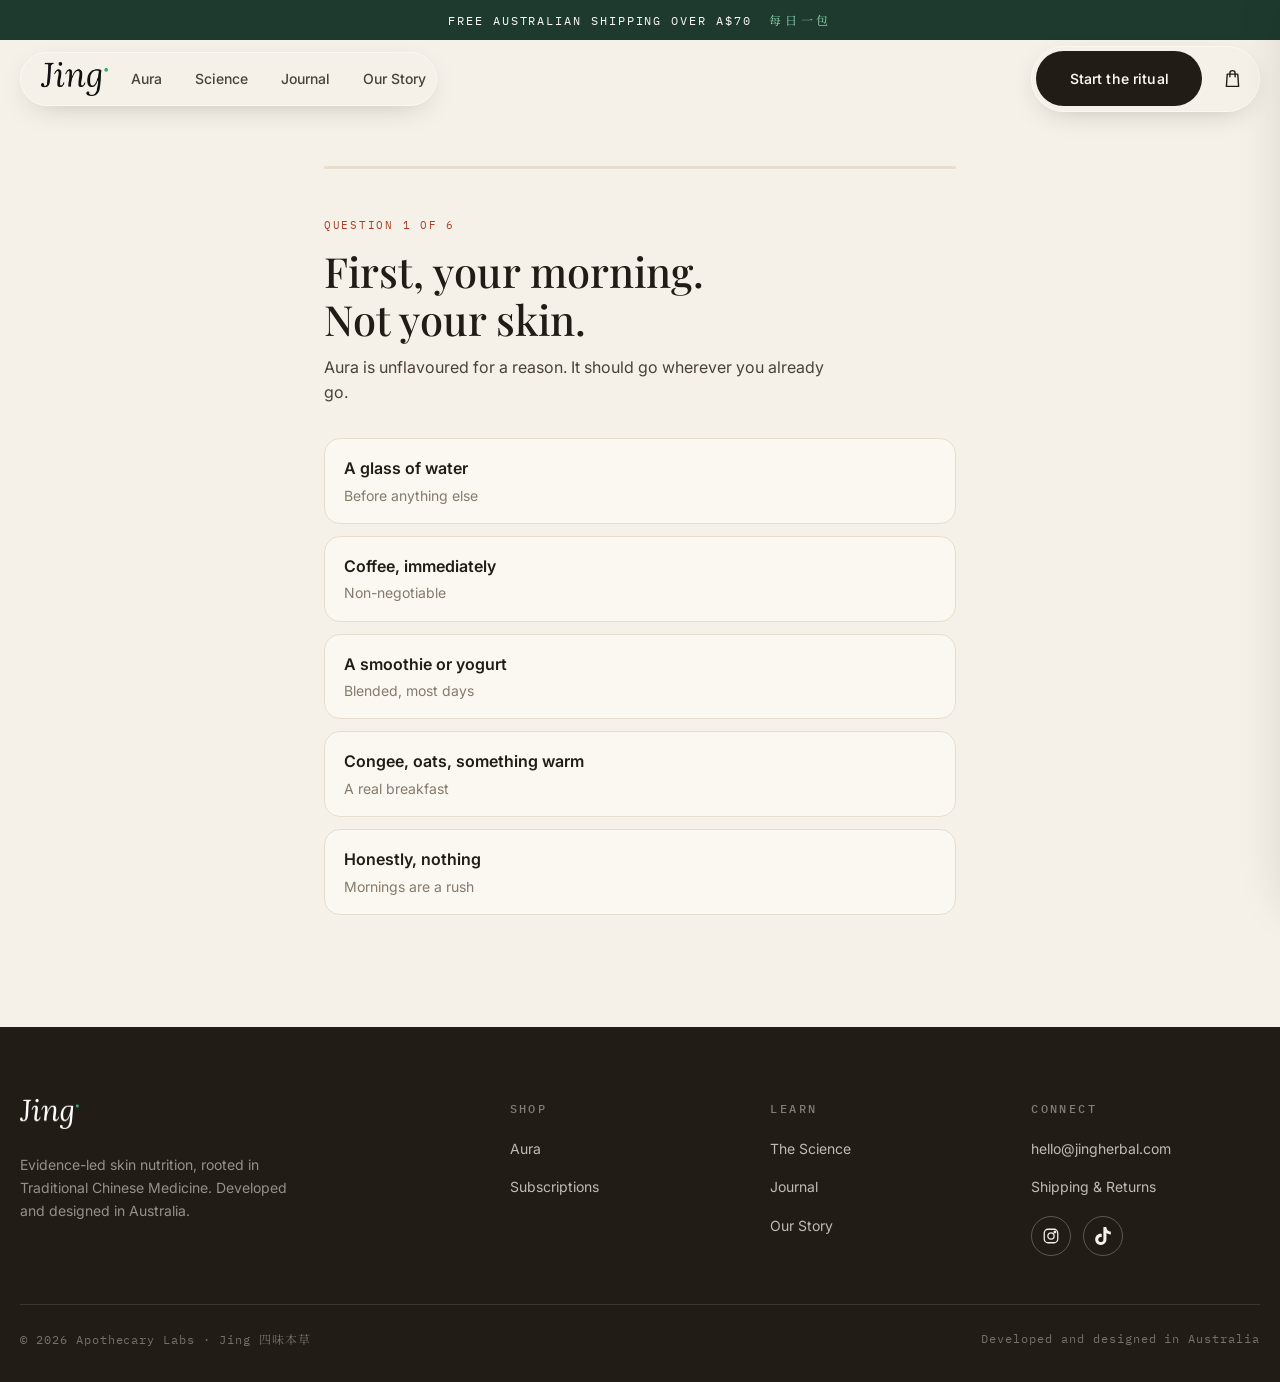
<file: quiz.html>
<!DOCTYPE html>
<html lang="en">
<head>
  <meta charset="UTF-8">
  <meta name="viewport" content="width=device-width, initial-scale=1">
  <title>Build your morning · a 60-second ritual quiz · Jing</title>
  <meta name="description" content="Six questions, sixty seconds. Design a personalised Aura morning ritual: the vehicle, the framing and the offer that actually fits how you live.">
  <meta name="robots" content="index,follow">
  <link rel="preconnect" href="https://fonts.googleapis.com">
  <link rel="preconnect" href="https://fonts.gstatic.com" crossorigin>
  <link href="https://fonts.googleapis.com/css2?family=Playfair+Display:ital,wght@0,400;0,500;0,600;1,400;1,500;1,600&family=Inter:wght@300;400;500;600;700&family=IBM+Plex+Mono:wght@400;500&display=swap" rel="stylesheet">
  <link href="https://fonts.googleapis.com/css2?family=Noto+Serif+TC:wght@500;600&display=swap&text=精氣神四味本草每日一包由內而外" rel="stylesheet">
  <link rel="stylesheet" href="css/styles.css">
  <link rel="stylesheet" href="css/landing.css">
  <link rel="stylesheet" href="css/quiz.css">
  <link rel="icon" href="assets/lid-badge.png" type="image/png">
  <script src="https://cdn.brevo.com/js/sdk-loader.js" async></script>
  <script>
    window.Brevo = window.Brevo || [];
    Brevo.push(["init", { client_key: "cc4nyhd0rzinqgjd9e9elcw5" }]);
  </script>
</head>
<body>
  <a class="skip-link" href="#main">Skip to content</a>

  <div class="announce">Free Australian shipping over A$70 <span class="cjk">每日一包</span></div>

  <header class="header sd-header">
    <div class="container header-inner">
      <div class="nav-cluster">
        <a href="index.html" class="logo" aria-label="Jing home"><img src="assets/logo-dark.png" alt="Jing" width="472" height="241"></a>
        <nav class="nav" aria-label="Main navigation">
          <a href="aura.html">Aura</a>
          <a href="standards.html">Science</a>
          <a href="journal.html">Journal</a>
          <a href="our-story.html">Our Story</a>
        </nav>
      </div>
      <div class="header-actions">
        <a href="index.html#buy" class="btn btn--primary sd-header-cta">Start the ritual</a>
        <button class="cart-btn" data-cart-open aria-label="Open cart">
          <svg viewBox="0 0 24 24" fill="none" stroke="currentColor" stroke-width="1.6" stroke-linecap="round" stroke-linejoin="round" aria-hidden="true"><path d="M6 7h12l1 14H5L6 7Z"/><path d="M9 10V6a3 3 0 0 1 6 0v4"/></svg>
          <span class="cart-count" aria-hidden="true">0</span>
        </button>
        <button class="menu-btn" aria-label="Toggle menu" aria-expanded="false">
          <svg viewBox="0 0 24 24" fill="none" stroke="currentColor" stroke-width="1.6" stroke-linecap="round" aria-hidden="true"><path d="M4 7h16M4 12h16M4 17h16"/></svg>
        </button>
      </div>
    </div>
  </header>

  <main id="main">
    <div class="qz-wrap">
      <div class="qz-inner">
        <div class="qz-progress" aria-hidden="true"><i data-qz-bar></i></div>
        <div id="qz-root" aria-live="polite"></div>
      </div>
    </div>
  </main>

  <footer class="footer">
    <div class="container">
      <div class="footer-grid">
        <div>
          <a href="index.html" class="logo"><img src="assets/logo-light.png" alt="Jing" width="472" height="241"></a>
          <p class="tagline">Evidence-led skin nutrition, rooted in Traditional Chinese Medicine. Developed and designed in Australia.</p>
        </div>
        <div><h4>Shop</h4><ul><li><a href="aura.html">Aura</a></li><li><a href="index.html#buy">Subscriptions</a></li></ul></div>
        <div><h4>Learn</h4><ul><li><a href="standards.html">The Science</a></li><li><a href="journal.html">Journal</a></li><li><a href="our-story.html">Our Story</a></li></ul></div>
        <div><h4>Connect</h4><ul><li><a href="mailto:hello@jingherbal.com">hello@jingherbal.com</a></li><li><a href="#">Shipping &amp; Returns</a></li></ul><div class="footer-social"><a href="https://www.instagram.com/jingherbal/" target="_blank" rel="noopener" aria-label="Jing on Instagram"><svg viewBox="0 0 24 24" fill="none" stroke="currentColor" stroke-width="1.7" stroke-linecap="round" stroke-linejoin="round" aria-hidden="true"><rect x="3" y="3" width="18" height="18" rx="5"/><circle cx="12" cy="12" r="4.2"/><circle cx="17.2" cy="6.8" r="0.4" fill="currentColor" stroke="none"/><circle cx="17.2" cy="6.8" r="1.1"/></svg></a><a href="https://www.tiktok.com/@jingherbal" target="_blank" rel="noopener" aria-label="Jing on TikTok"><svg viewBox="0 0 24 24" fill="currentColor" aria-hidden="true"><path d="M12.53.02C13.84 0 15.14.01 16.44 0c.08 1.53.63 3.09 1.75 4.17 1.12 1.11 2.7 1.62 4.24 1.79v4.03c-1.44-.05-2.89-.35-4.2-.97-.57-.26-1.1-.59-1.62-.93-.01 2.92.01 5.84-.02 8.75-.08 1.4-.54 2.79-1.35 3.94-1.31 1.92-3.58 3.17-5.91 3.21-1.43.08-2.86-.31-4.08-1.03-2.02-1.19-3.44-3.37-3.65-5.71-.02-.5-.03-1-.01-1.49.18-1.9 1.12-3.72 2.58-4.96 1.66-1.44 3.98-2.13 6.15-1.72.02 1.48-.04 2.96-.04 4.44-.99-.32-2.15-.23-3.02.37-.63.41-1.11 1.04-1.36 1.75-.21.51-.15 1.07-.14 1.61.24 1.64 1.82 3.02 3.5 2.87 1.12-.01 2.19-.66 2.77-1.61.19-.33.4-.67.41-1.06.1-1.79.06-3.57.07-5.36.01-4.03-.01-8.05.02-12.07z"/></svg></a></div></div>
      </div>
      <div class="footer-bottom">
        <span>© 2026 Apothecary Labs · Jing <span class="cjk">四味本草</span></span>
        <span>Developed and designed in Australia</span>
      </div>
    </div>
  </footer>

  <div class="cart-overlay" aria-hidden="true"></div>
  <aside class="cart-drawer" role="dialog" aria-modal="true" aria-label="Shopping cart">
    <div class="cart-head">
      <h2>Your cart</h2>
      <button class="cart-close" aria-label="Close cart"><svg viewBox="0 0 24 24" fill="none" stroke="currentColor" stroke-width="1.8" stroke-linecap="round" aria-hidden="true"><path d="M6 6l12 12M18 6 6 18"/></svg></button>
    </div>
    <div class="cart-items"></div>
    <div class="cart-foot">
      <div class="free-ship-bar"><i></i></div>
      <p class="cart-ship-note" data-ship-note></p>
      <div class="cart-subtotal"><span>Subtotal</span><span class="amount" data-cart-total>A$0</span></div>
      <a href="checkout.html" class="btn btn--primary btn--full btn--lg" data-cart-checkout>Checkout</a>
    </div>
  </aside>

  <script src="js/store-au.js"></script>
  <script src="js/quiz.js"></script>
</body>
</html>
</file>
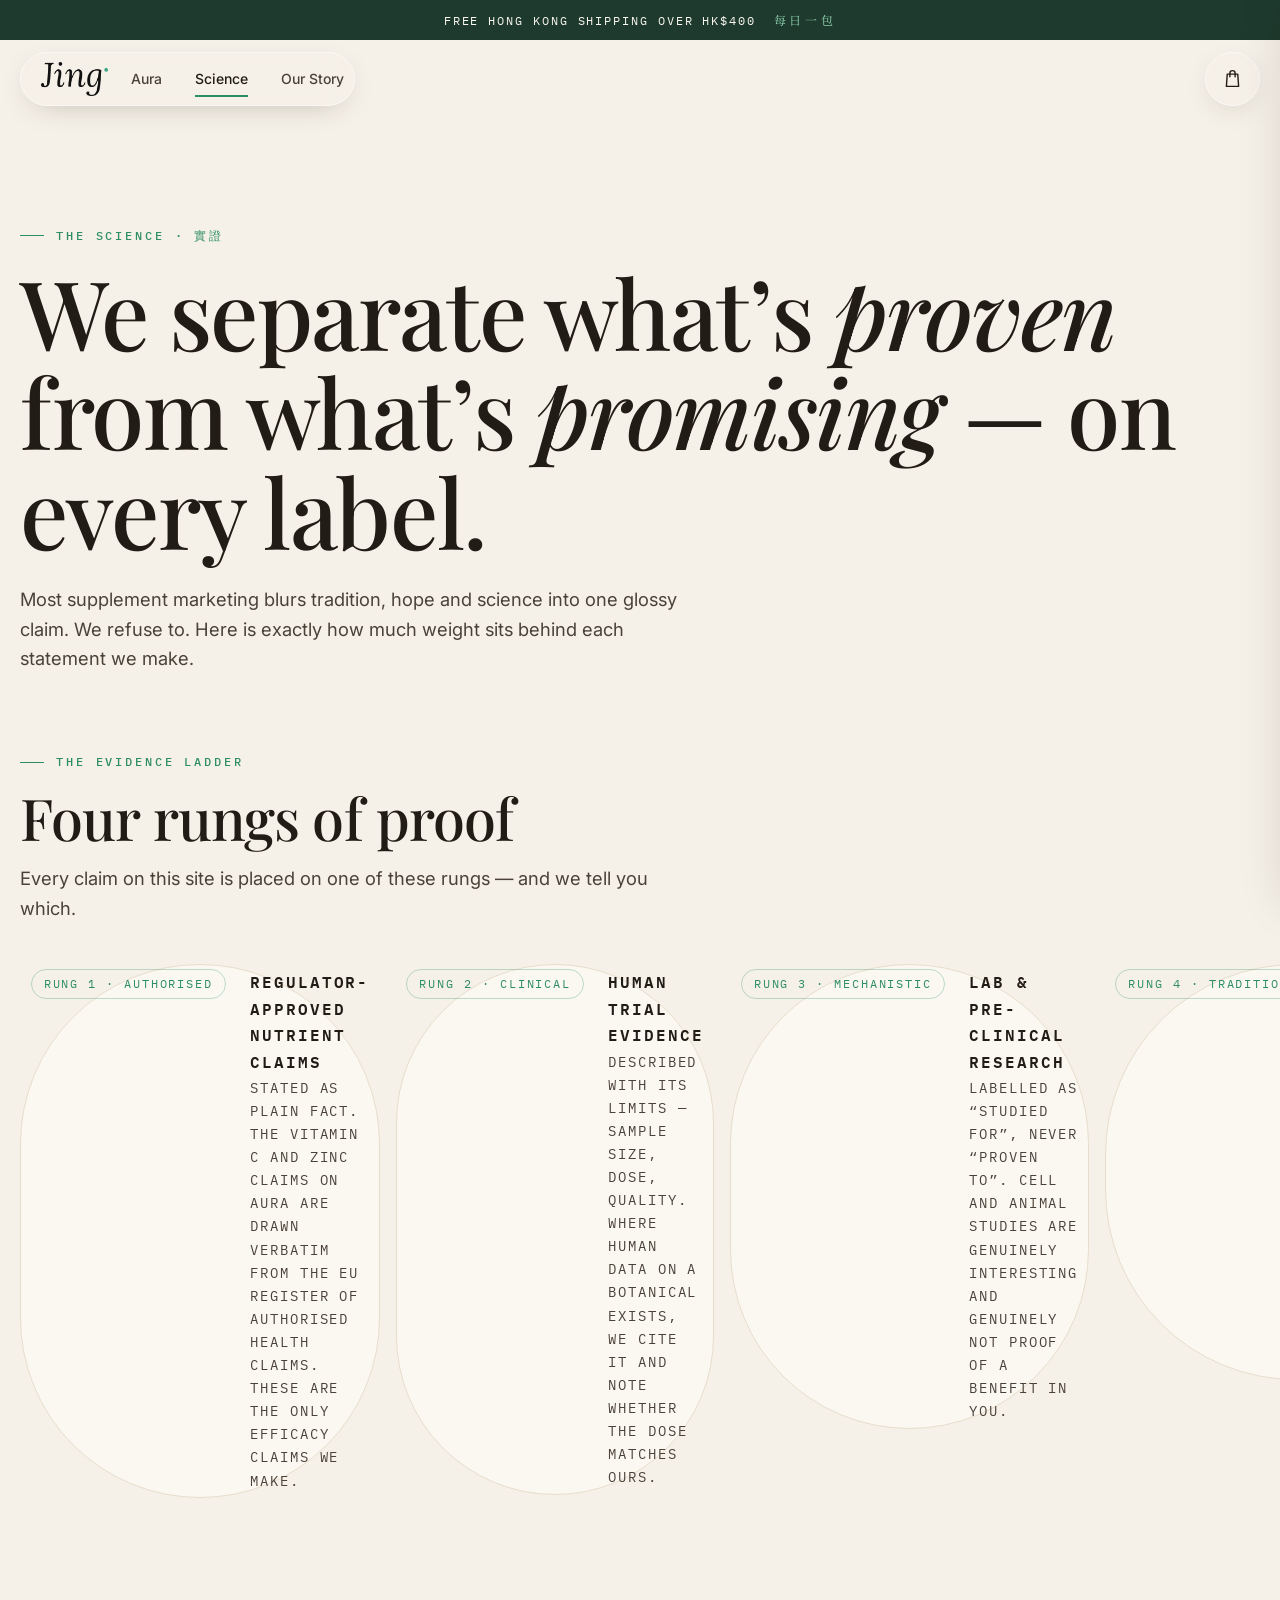
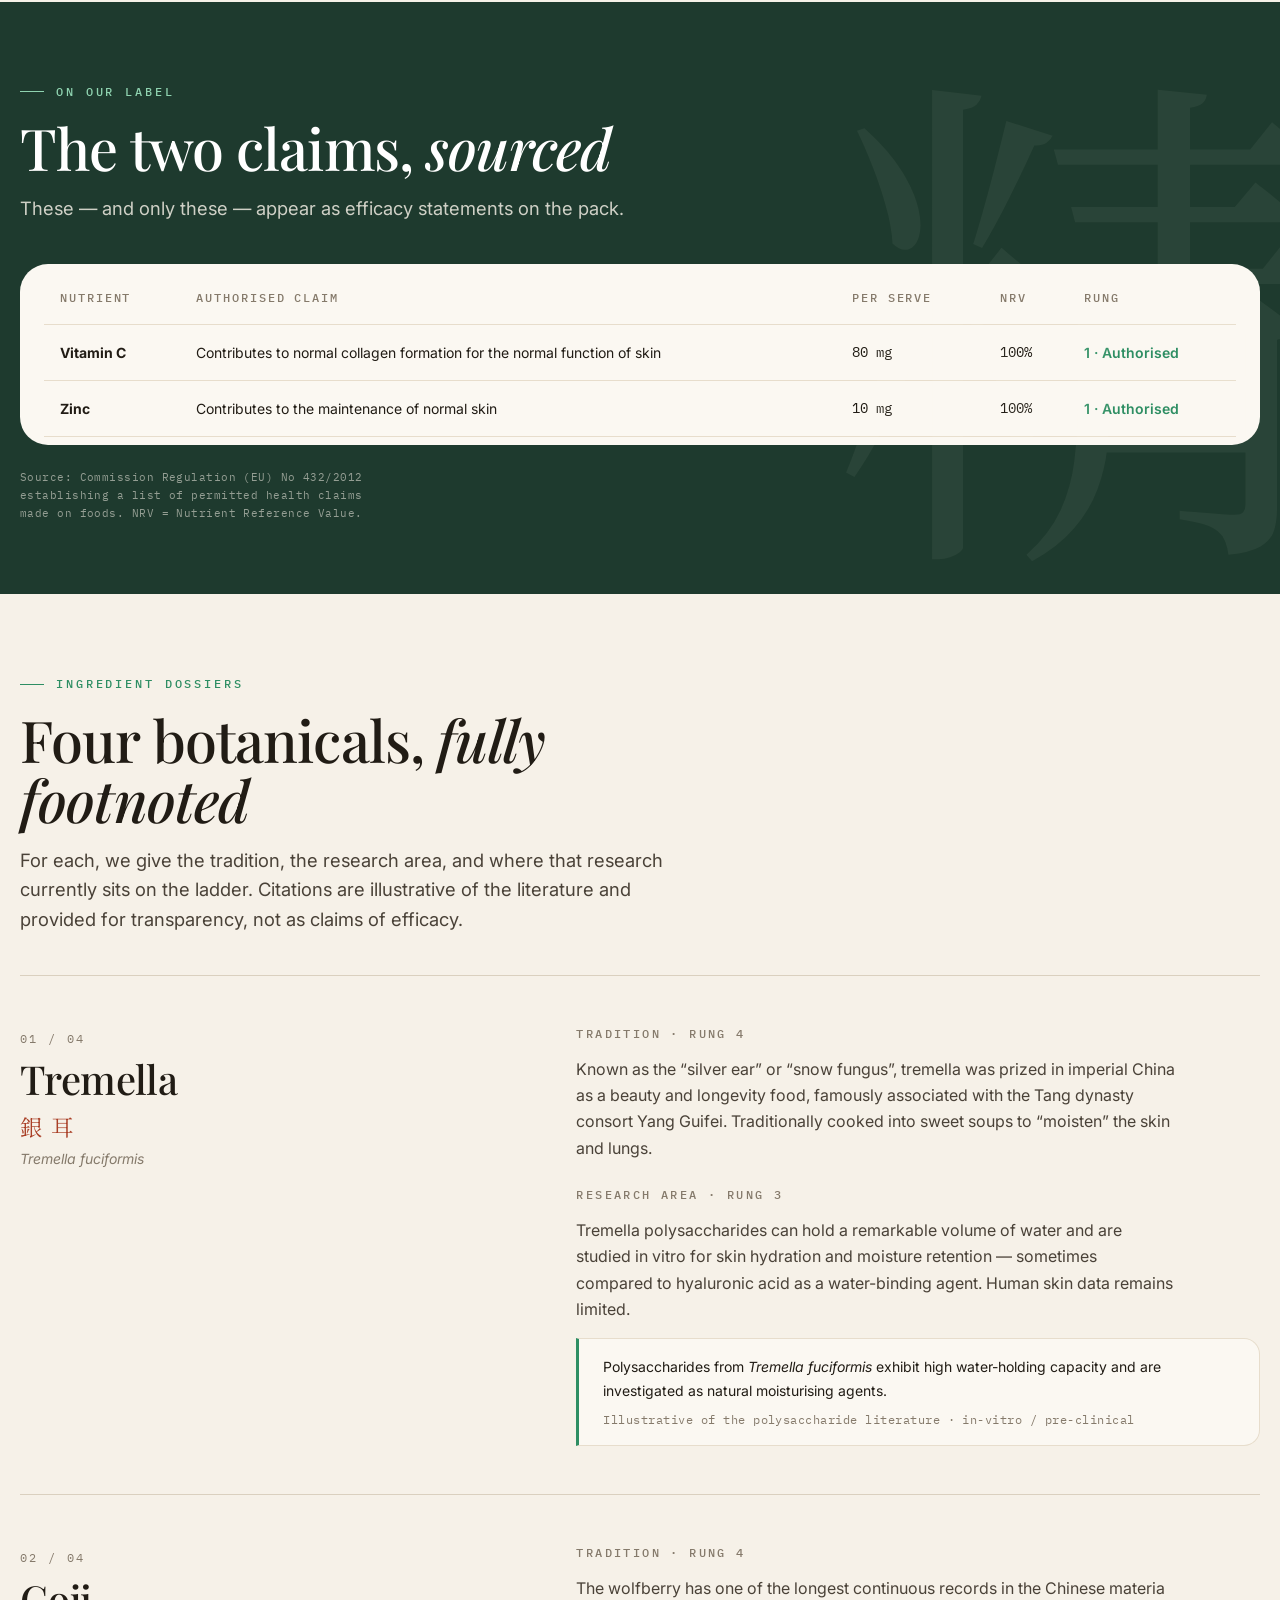
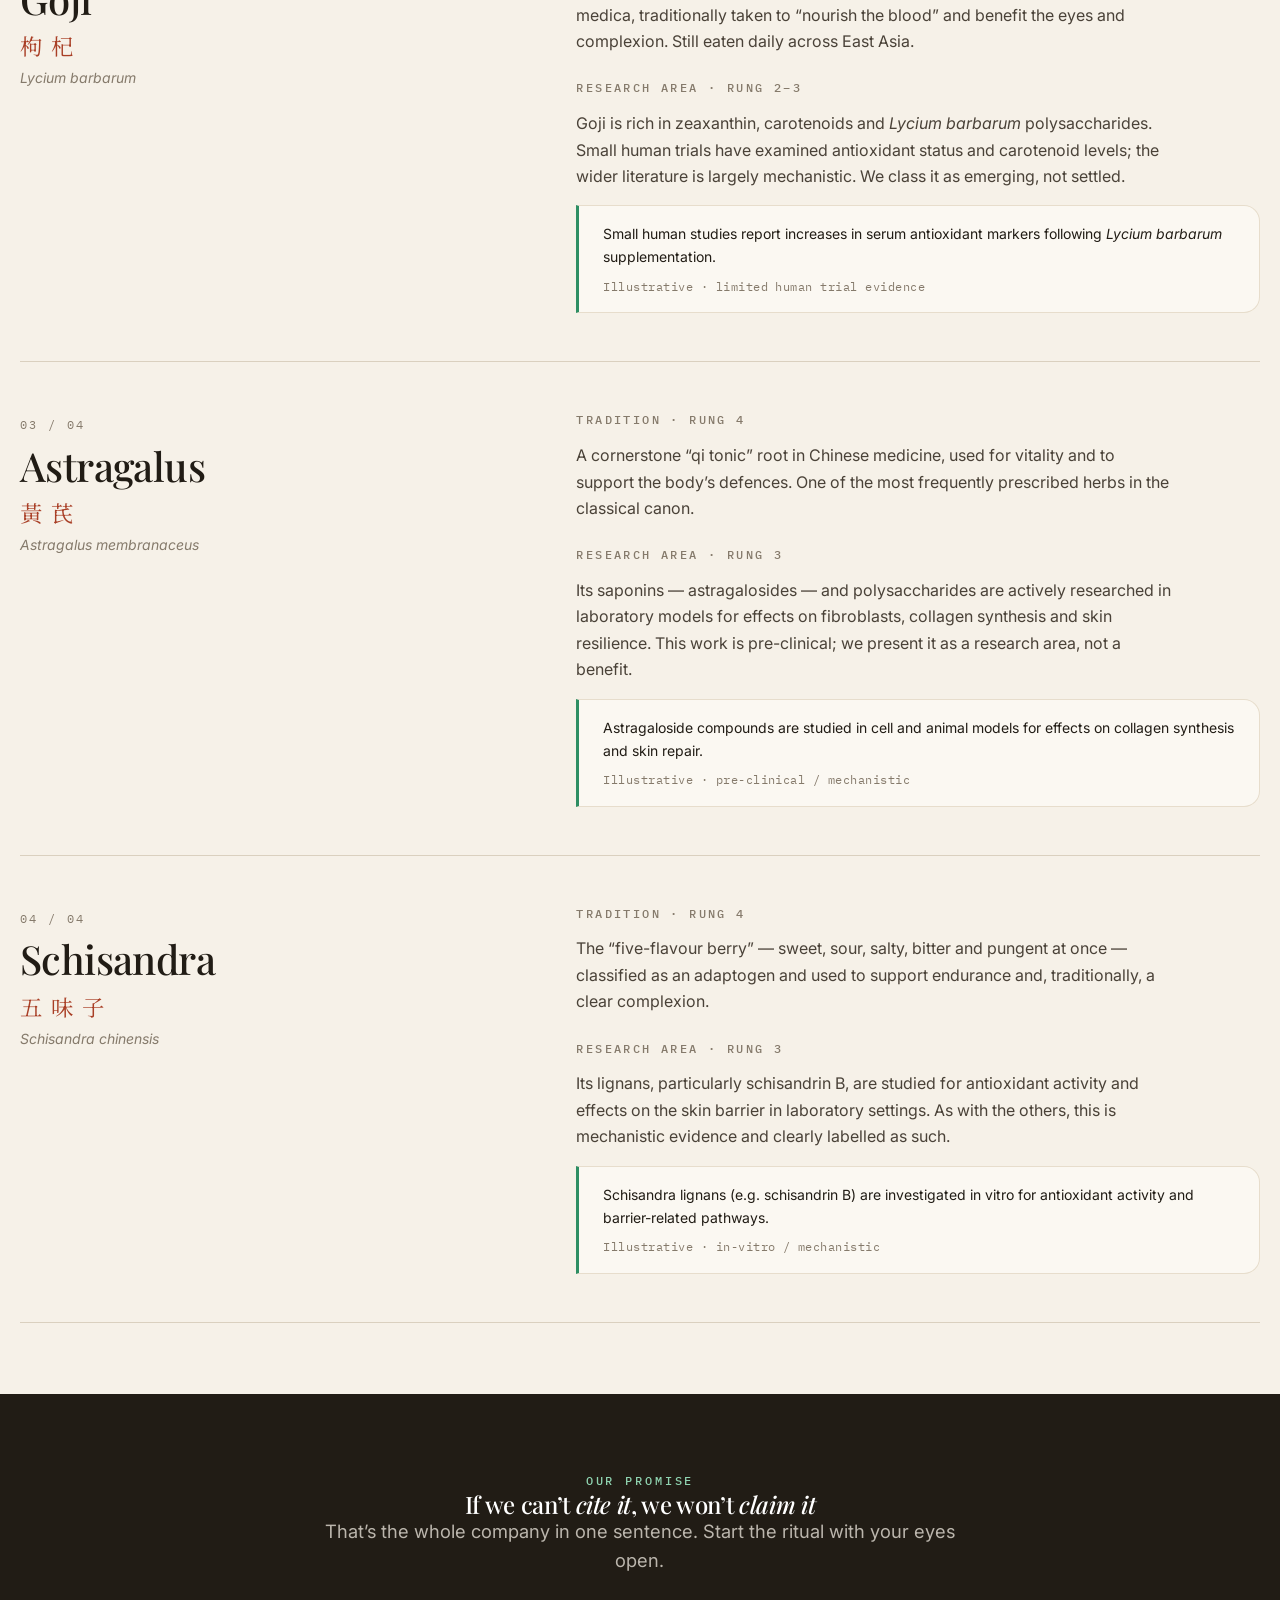
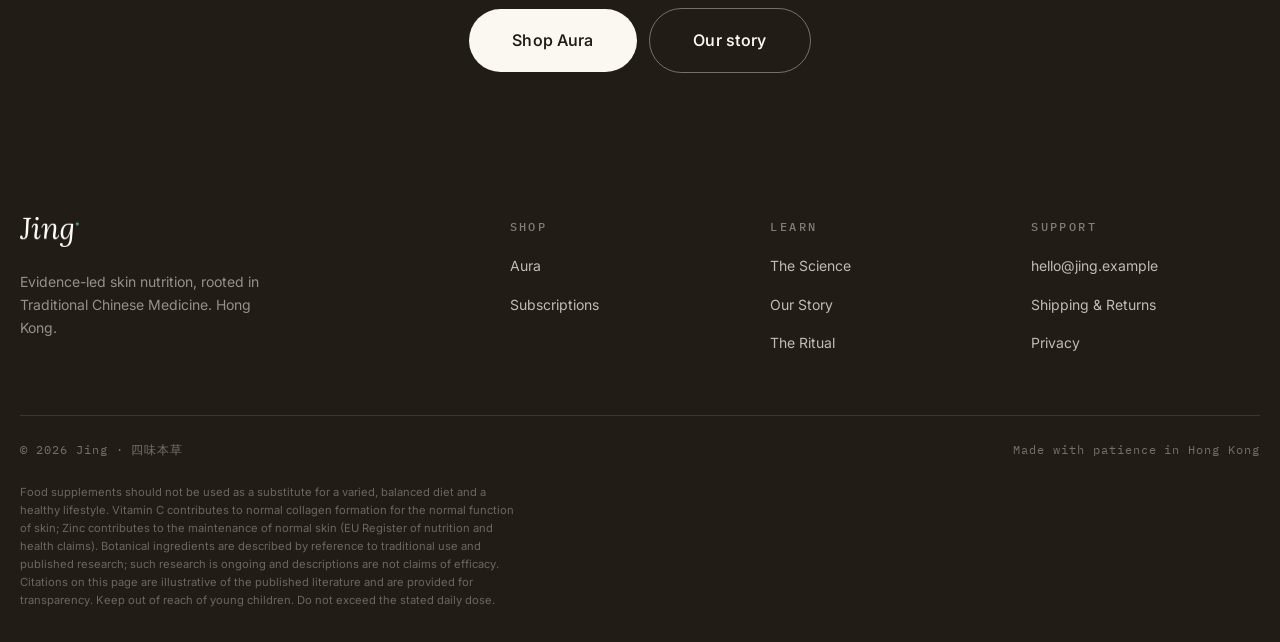
<file: science.html>
<!DOCTYPE html>
<html lang="en">
<head>
  <meta charset="UTF-8">
  <meta name="viewport" content="width=device-width, initial-scale=1">
  <title>The Science — Evidence Ladder & Citations · Jing</title>
  <meta name="description" content="How Jing thinks about evidence: authorised nutrient claims versus traditional use versus emerging research — spelled out, with citations, for every ingredient in Aura.">
  <link rel="preconnect" href="https://fonts.googleapis.com">
  <link rel="preconnect" href="https://fonts.gstatic.com" crossorigin>
  <link href="https://fonts.googleapis.com/css2?family=Playfair+Display:ital,wght@0,400;0,500;0,600;1,400;1,500family=Playfair+Display:ital,wght@0,400;0,500;0,600;1,400;1,500;1,600&family=Inter:wght@300;400;500;600;700&family=IBM+Plex+Mono:wght@400;500&display=swapfamily=Inter:wght@400;500;600;700family=Playfair+Display:ital,wght@0,400;0,500;0,600;1,400;1,500;1,600&family=Inter:wght@300;400;500;600;700&family=IBM+Plex+Mono:wght@400;500&display=swapfamily=IBM+Plex+Mono:wght@400;500family=Playfair+Display:ital,wght@0,400;0,500;0,600;1,400;1,500;1,600&family=Inter:wght@300;400;500;600;700&family=IBM+Plex+Mono:wght@400;500&display=swapdisplay=swap" rel="stylesheet">
  <link href="https://fonts.googleapis.com/css2?family=Noto+Serif+TC:wght@500;600&display=swap&text=精氣神四味本草每日一包銀耳枸杞黃芪五味子由內而外實證" rel="stylesheet">
  <link rel="stylesheet" href="css/styles.css">
  <link rel="icon" href="assets/lid-badge.png" type="image/png">
</head>
<body>
  <a class="skip-link" href="#main">Skip to content</a>

  <div class="announce">Free Hong Kong shipping over HK$400 <span class="cjk">每日一包</span></div>

  <header class="header">
    <div class="container header-inner">
      <div class="nav-cluster">
      <a href="index.html" class="logo" aria-label="Jing — home"><img src="assets/logo-dark.png" alt="Jing" width="472" height="241"></a>
      <nav class="nav" aria-label="Main navigation">
        <a href="product.html">Aura</a>
        <a href="science.html" aria-current="page">Science</a>
        <a href="about.html">Our Story</a>
      </nav>
      </div>
      <div class="header-actions">
        <button class="cart-btn" data-cart-open aria-label="Open cart">
          <svg viewBox="0 0 24 24" fill="none" stroke="currentColor" stroke-width="1.6" stroke-linecap="round" stroke-linejoin="round" aria-hidden="true"><path d="M6 7h12l1 14H5L6 7Z"/><path d="M9 10V6a3 3 0 0 1 6 0v4"/></svg>
          <span class="cart-count" aria-hidden="true">0</span>
        </button>
        <button class="menu-btn" aria-label="Toggle menu" aria-expanded="false">
          <svg viewBox="0 0 24 24" fill="none" stroke="currentColor" stroke-width="1.6" stroke-linecap="round" aria-hidden="true"><path d="M4 7h16M4 12h16M4 17h16"/></svg>
        </button>
      </div>
    </div>
  </header>

  <main id="main">

    <section class="page-hero">
      <div class="container">
        <span class="eyebrow reveal">The science · 實證</span>
        <h1 class="display reveal">We separate what’s <em>proven</em> from what’s <em>promising</em> — on every label.</h1>
        <p class="lead reveal">Most supplement marketing blurs tradition, hope and science into one glossy claim. We refuse to. Here is exactly how much weight sits behind each statement we make.</p>
      </div>
    </section>

    <!-- Evidence ladder -->
    <section class="section" style="padding-top:0">
      <div class="container">
        <div class="section-head reveal">
          <span class="eyebrow">The evidence ladder</span>
          <h2 class="display">Four rungs of proof</h2>
          <p class="lead">Every claim on this site is placed on one of these rungs — and we tell you which.</p>
        </div>
        <div class="ladder">
          <div class="rung reveal" style="--reveal-delay:0s">
            <span class="k">Rung 1 · Authorised</span>
            <div>
              <h3>Regulator-approved nutrient claims</h3>
              <p>Stated as plain fact. The Vitamin C and Zinc claims on Aura are drawn verbatim from the EU Register of authorised health claims. These are the only efficacy claims we make.</p>
            </div>
          </div>
          <div class="rung reveal" style="--reveal-delay:0.06s">
            <span class="k">Rung 2 · Clinical</span>
            <div>
              <h3>Human trial evidence</h3>
              <p>Described with its limits — sample size, dose, quality. Where human data on a botanical exists, we cite it and note whether the dose matches ours.</p>
            </div>
          </div>
          <div class="rung reveal" style="--reveal-delay:0.12s">
            <span class="k">Rung 3 · Mechanistic</span>
            <div>
              <h3>Lab &amp; pre-clinical research</h3>
              <p>Labelled as “studied for”, never “proven to”. Cell and animal studies are genuinely interesting and genuinely not proof of a benefit in you.</p>
            </div>
          </div>
          <div class="rung reveal" style="--reveal-delay:0.18s">
            <span class="k">Rung 4 · Traditional</span>
            <div>
              <h3>Documented traditional use</h3>
              <p>Presented as heritage, not medicine. Centuries of recorded use in Chinese materia medica is a reason to study an ingredient — it is not, on its own, a health claim.</p>
            </div>
          </div>
        </div>
      </div>
    </section>

    <!-- Claims table -->
    <section class="section evidence panel--pine">
      <div class="container">
        <div class="section-head reveal">
          <span class="eyebrow">On our label</span>
          <h2 class="display">The two claims, <em>sourced</em></h2>
          <p class="lead">These — and only these — appear as efficacy statements on the pack.</p>
        </div>
        <div class="table-scroll reveal" style="background:var(--cream);border-radius:var(--radius-lg);padding:0.5rem 1.5rem;color:var(--ink)">
          <table class="claims-table">
            <thead>
              <tr><th>Nutrient</th><th>Authorised claim</th><th>Per serve</th><th>NRV</th><th>Rung</th></tr>
            </thead>
            <tbody>
              <tr>
                <td><strong>Vitamin C</strong></td>
                <td>Contributes to normal collagen formation for the normal function of skin</td>
                <td class="mono">80 mg</td>
                <td class="mono">100%</td>
                <td><span class="yes">1 · Authorised</span></td>
              </tr>
              <tr>
                <td><strong>Zinc</strong></td>
                <td>Contributes to the maintenance of normal skin</td>
                <td class="mono">10 mg</td>
                <td class="mono">100%</td>
                <td><span class="yes">1 · Authorised</span></td>
              </tr>
            </tbody>
          </table>
        </div>
        <p class="evidence-note reveal">Source: Commission Regulation (EU) No 432/2012 establishing a list of permitted health claims made on foods. NRV = Nutrient Reference Value.</p>
      </div>
    </section>

    <!-- Ingredient dossiers -->
    <section class="section">
      <div class="container">
        <div class="section-head reveal">
          <span class="eyebrow">Ingredient dossiers</span>
          <h2 class="display">Four botanicals, <em>fully footnoted</em></h2>
          <p class="lead">For each, we give the tradition, the research area, and where that research currently sits on the ladder. Citations are illustrative of the literature and provided for transparency, not as claims of efficacy.</p>
        </div>

        <!-- Tremella -->
        <div class="dossier reveal">
          <div class="dossier-head">
            <span class="num">01 / 04</span>
            <h2 class="display">Tremella</h2>
            <span class="cjk-big">銀耳</span>
            <span class="latin">Tremella fuciformis</span>
          </div>
          <div class="dossier-body">
            <h3>Tradition · Rung 4</h3>
            <p>Known as the “silver ear” or “snow fungus”, tremella was prized in imperial China as a beauty and longevity food, famously associated with the Tang dynasty consort Yang Guifei. Traditionally cooked into sweet soups to “moisten” the skin and lungs.</p>
            <h3>Research area · Rung 3</h3>
            <p>Tremella polysaccharides can hold a remarkable volume of water and are studied in vitro for skin hydration and moisture retention — sometimes compared to hyaluronic acid as a water-binding agent. Human skin data remains limited.</p>
            <div class="citation-list" style="margin-top:1rem">
              <div class="citation">Polysaccharides from <em>Tremella fuciformis</em> exhibit high water-holding capacity and are investigated as natural moisturising agents.<span class="src">Illustrative of the polysaccharide literature · in-vitro / pre-clinical</span></div>
            </div>
          </div>
        </div>

        <!-- Goji -->
        <div class="dossier reveal">
          <div class="dossier-head">
            <span class="num">02 / 04</span>
            <h2 class="display">Goji</h2>
            <span class="cjk-big">枸杞</span>
            <span class="latin">Lycium barbarum</span>
          </div>
          <div class="dossier-body">
            <h3>Tradition · Rung 4</h3>
            <p>The wolfberry has one of the longest continuous records in the Chinese materia medica, traditionally taken to “nourish the blood” and benefit the eyes and complexion. Still eaten daily across East Asia.</p>
            <h3>Research area · Rung 2–3</h3>
            <p>Goji is rich in zeaxanthin, carotenoids and <em>Lycium barbarum</em> polysaccharides. Small human trials have examined antioxidant status and carotenoid levels; the wider literature is largely mechanistic. We class it as emerging, not settled.</p>
            <div class="citation-list" style="margin-top:1rem">
              <div class="citation">Small human studies report increases in serum antioxidant markers following <em>Lycium barbarum</em> supplementation.<span class="src">Illustrative · limited human trial evidence</span></div>
            </div>
          </div>
        </div>

        <!-- Astragalus -->
        <div class="dossier reveal">
          <div class="dossier-head">
            <span class="num">03 / 04</span>
            <h2 class="display">Astragalus</h2>
            <span class="cjk-big">黃芪</span>
            <span class="latin">Astragalus membranaceus</span>
          </div>
          <div class="dossier-body">
            <h3>Tradition · Rung 4</h3>
            <p>A cornerstone “qi tonic” root in Chinese medicine, used for vitality and to support the body’s defences. One of the most frequently prescribed herbs in the classical canon.</p>
            <h3>Research area · Rung 3</h3>
            <p>Its saponins — astragalosides — and polysaccharides are actively researched in laboratory models for effects on fibroblasts, collagen synthesis and skin resilience. This work is pre-clinical; we present it as a research area, not a benefit.</p>
            <div class="citation-list" style="margin-top:1rem">
              <div class="citation">Astragaloside compounds are studied in cell and animal models for effects on collagen synthesis and skin repair.<span class="src">Illustrative · pre-clinical / mechanistic</span></div>
            </div>
          </div>
        </div>

        <!-- Schisandra -->
        <div class="dossier reveal">
          <div class="dossier-head">
            <span class="num">04 / 04</span>
            <h2 class="display">Schisandra</h2>
            <span class="cjk-big">五味子</span>
            <span class="latin">Schisandra chinensis</span>
          </div>
          <div class="dossier-body">
            <h3>Tradition · Rung 4</h3>
            <p>The “five-flavour berry” — sweet, sour, salty, bitter and pungent at once — classified as an adaptogen and used to support endurance and, traditionally, a clear complexion.</p>
            <h3>Research area · Rung 3</h3>
            <p>Its lignans, particularly schisandrin B, are studied for antioxidant activity and effects on the skin barrier in laboratory settings. As with the others, this is mechanistic evidence and clearly labelled as such.</p>
            <div class="citation-list" style="margin-top:1rem">
              <div class="citation">Schisandra lignans (e.g. schisandrin B) are investigated in vitro for antioxidant activity and barrier-related pathways.<span class="src">Illustrative · in-vitro / mechanistic</span></div>
            </div>
          </div>
        </div>
      </div>
    </section>

    <!-- Commitment -->
    <section class="section newsletter panel--ink">
      <div class="container">
        <span class="eyebrow eyebrow--plain reveal" style="color:#8FD3B0;justify-content:center">Our promise</span>
        <h2 class="display reveal">If we can’t <em>cite it</em>, we won’t <em>claim it</em></h2>
        <p class="lead reveal">That’s the whole company in one sentence. Start the ritual with your eyes open.</p>
        <div class="hero-cta reveal" style="justify-content:center;margin-top:2rem">
          <a href="product.html" class="btn btn--light btn--lg">Shop Aura</a>
          <a href="about.html" class="btn btn--outline-light btn--lg">Our story</a>
        </div>
      </div>
    </section>
  </main>

  <footer class="footer">
    <div class="container">
      <div class="footer-grid">
        <div>
          <a href="index.html" class="logo"><img src="assets/logo-light.png" alt="Jing" width="426" height="241"></a>
          <p class="tagline">Evidence-led skin nutrition, rooted in Traditional Chinese Medicine. Hong Kong.</p>
        </div>
        <div>
          <h4>Shop</h4>
          <ul>
            <li><a href="product.html">Aura</a></li>
            <li><a href="index.html#buy">Subscriptions</a></li>
          </ul>
        </div>
        <div>
          <h4>Learn</h4>
          <ul>
            <li><a href="science.html">The Science</a></li>
            <li><a href="about.html">Our Story</a></li>
            <li><a href="index.html#ritual">The Ritual</a></li>
          </ul>
        </div>
        <div>
          <h4>Support</h4>
          <ul>
            <li><a href="mailto:hello@jing.example">hello@jing.example</a></li>
            <li><a href="#">Shipping &amp; Returns</a></li>
            <li><a href="#">Privacy</a></li>
          </ul>
        </div>
      </div>
      <div class="footer-bottom">
        <span>© 2026 Jing · 四味本草</span>
        <span>Made with patience in Hong Kong</span>
      </div>
      <p class="footer-disclaimer">Food supplements should not be used as a substitute for a varied, balanced diet and a healthy lifestyle. Vitamin C contributes to normal collagen formation for the normal function of skin; Zinc contributes to the maintenance of normal skin (EU Register of nutrition and health claims). Botanical ingredients are described by reference to traditional use and published research; such research is ongoing and descriptions are not claims of efficacy. Citations on this page are illustrative of the published literature and are provided for transparency. Keep out of reach of young children. Do not exceed the stated daily dose.</p>
    </div>
  </footer>

  <div class="cart-overlay" aria-hidden="true"></div>
  <aside class="cart-drawer" role="dialog" aria-modal="true" aria-label="Shopping cart">
    <div class="cart-head">
      <h2>Your cart</h2>
      <button class="cart-close" aria-label="Close cart">
        <svg viewBox="0 0 24 24" fill="none" stroke="currentColor" stroke-width="1.8" stroke-linecap="round" aria-hidden="true"><path d="M6 6l12 12M18 6 6 18"/></svg>
      </button>
    </div>
    <div class="cart-items"></div>
    <div class="cart-foot">
      <div class="free-ship-bar"><i></i></div>
      <p class="cart-ship-note" data-ship-note></p>
      <div class="cart-subtotal"><span>Subtotal</span><span class="amount" data-cart-total>HK$0</span></div>
      <a href="checkout.html" class="btn btn--ink btn--full btn--lg" data-cart-checkout>Checkout</a>
    </div>
  </aside>

  <script src="js/store.js"></script>
</body>
</html>
</file>
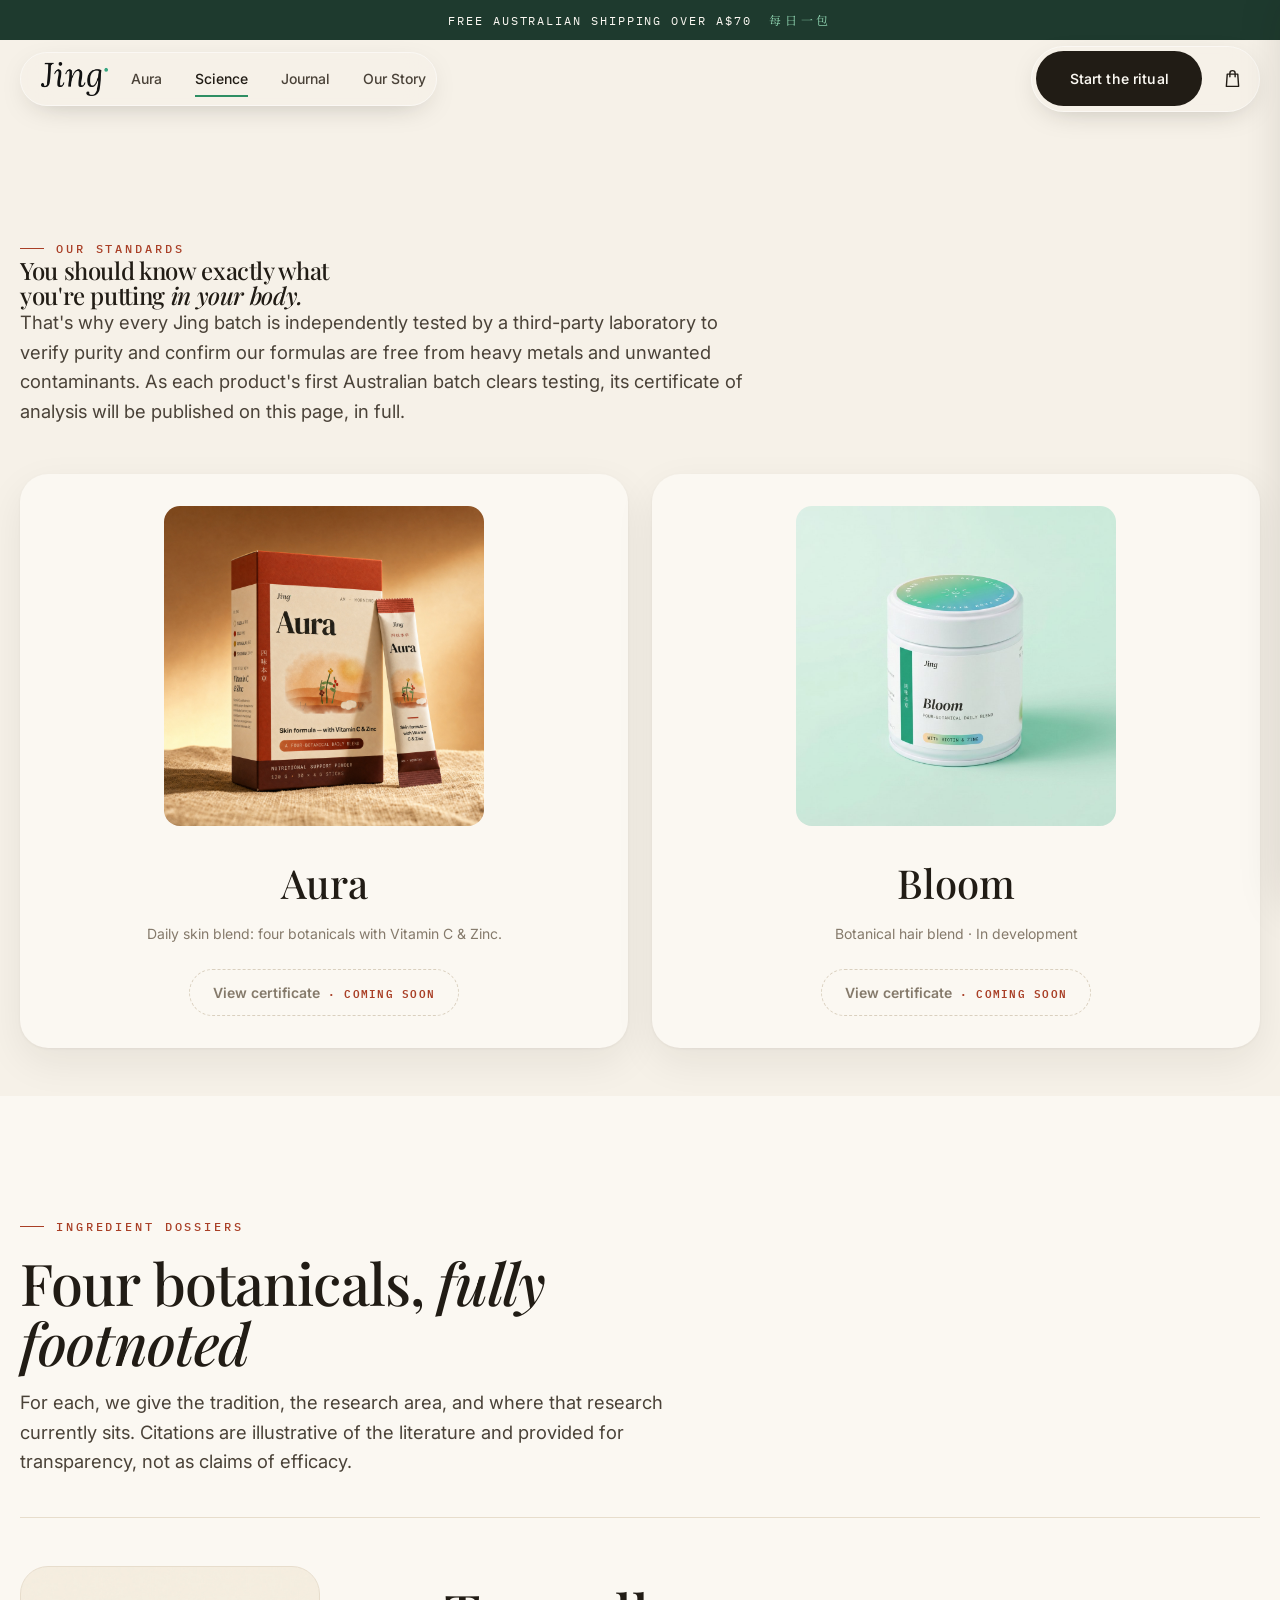
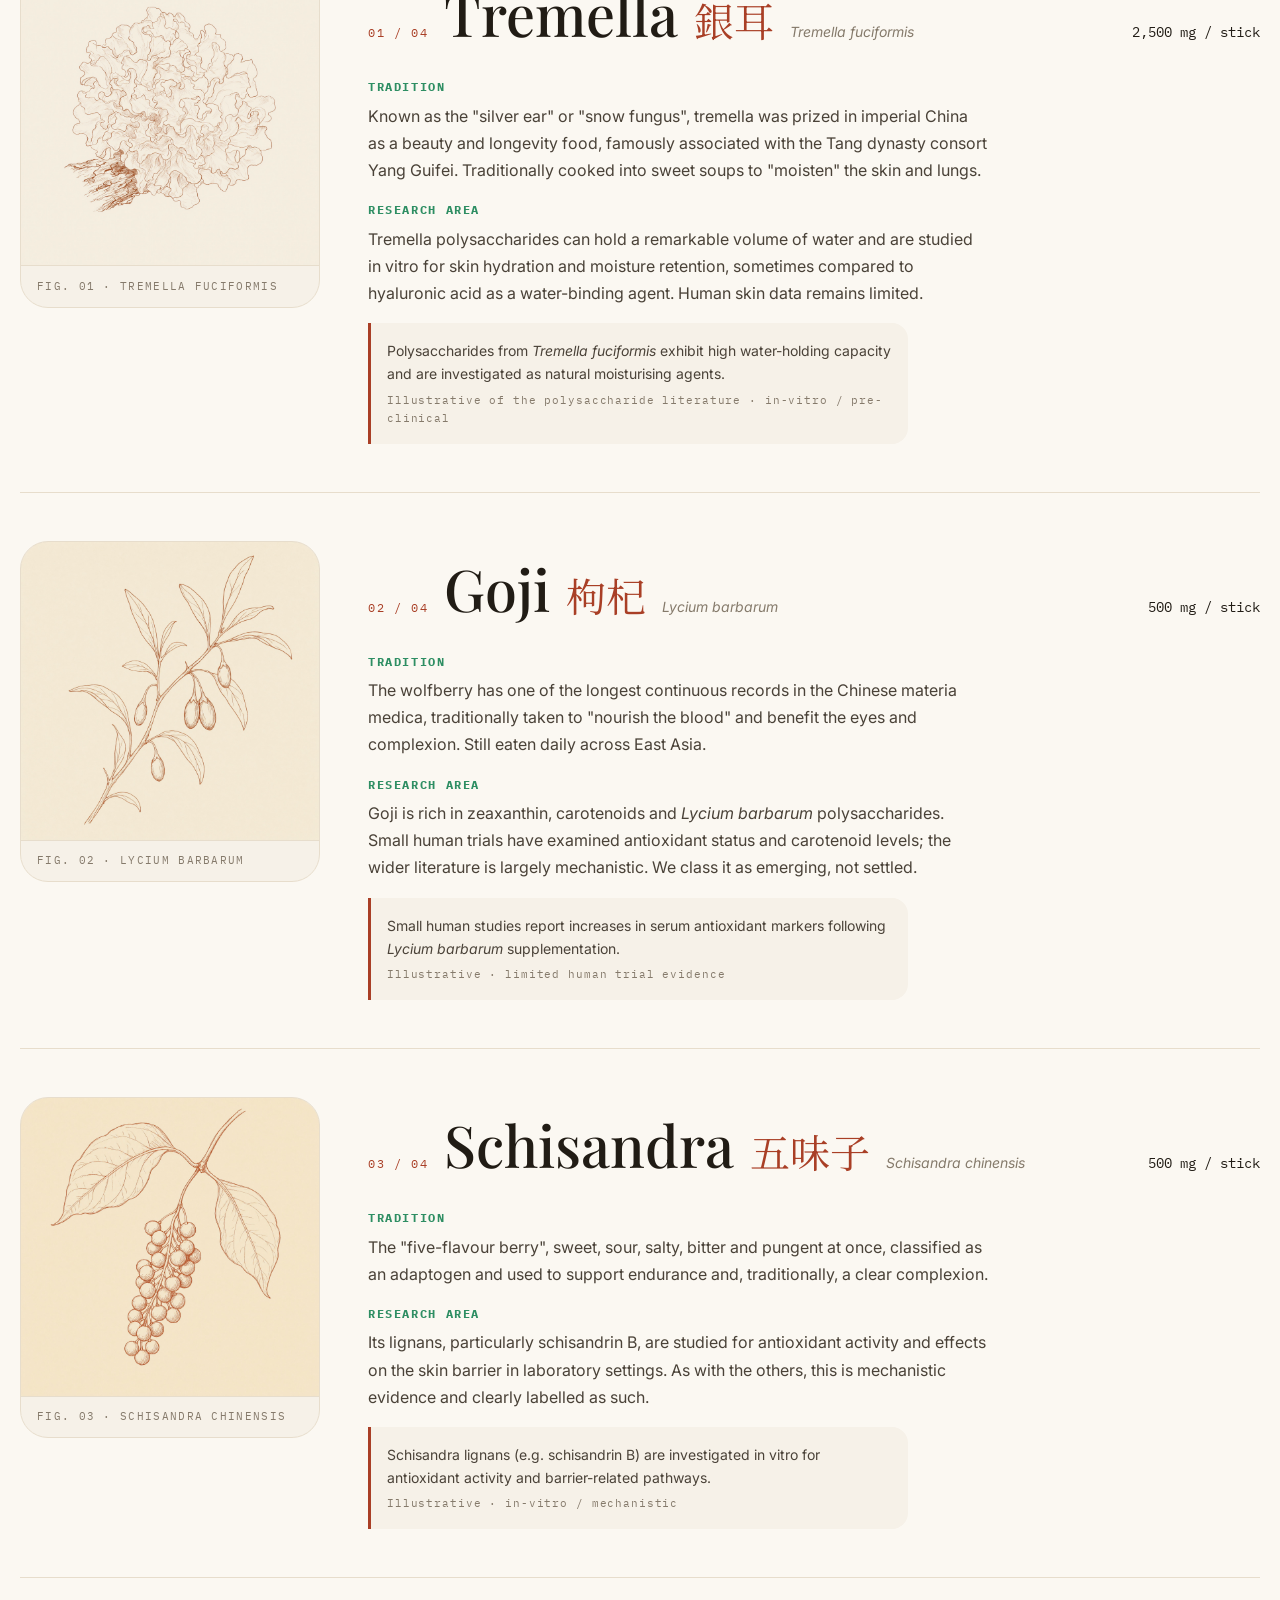
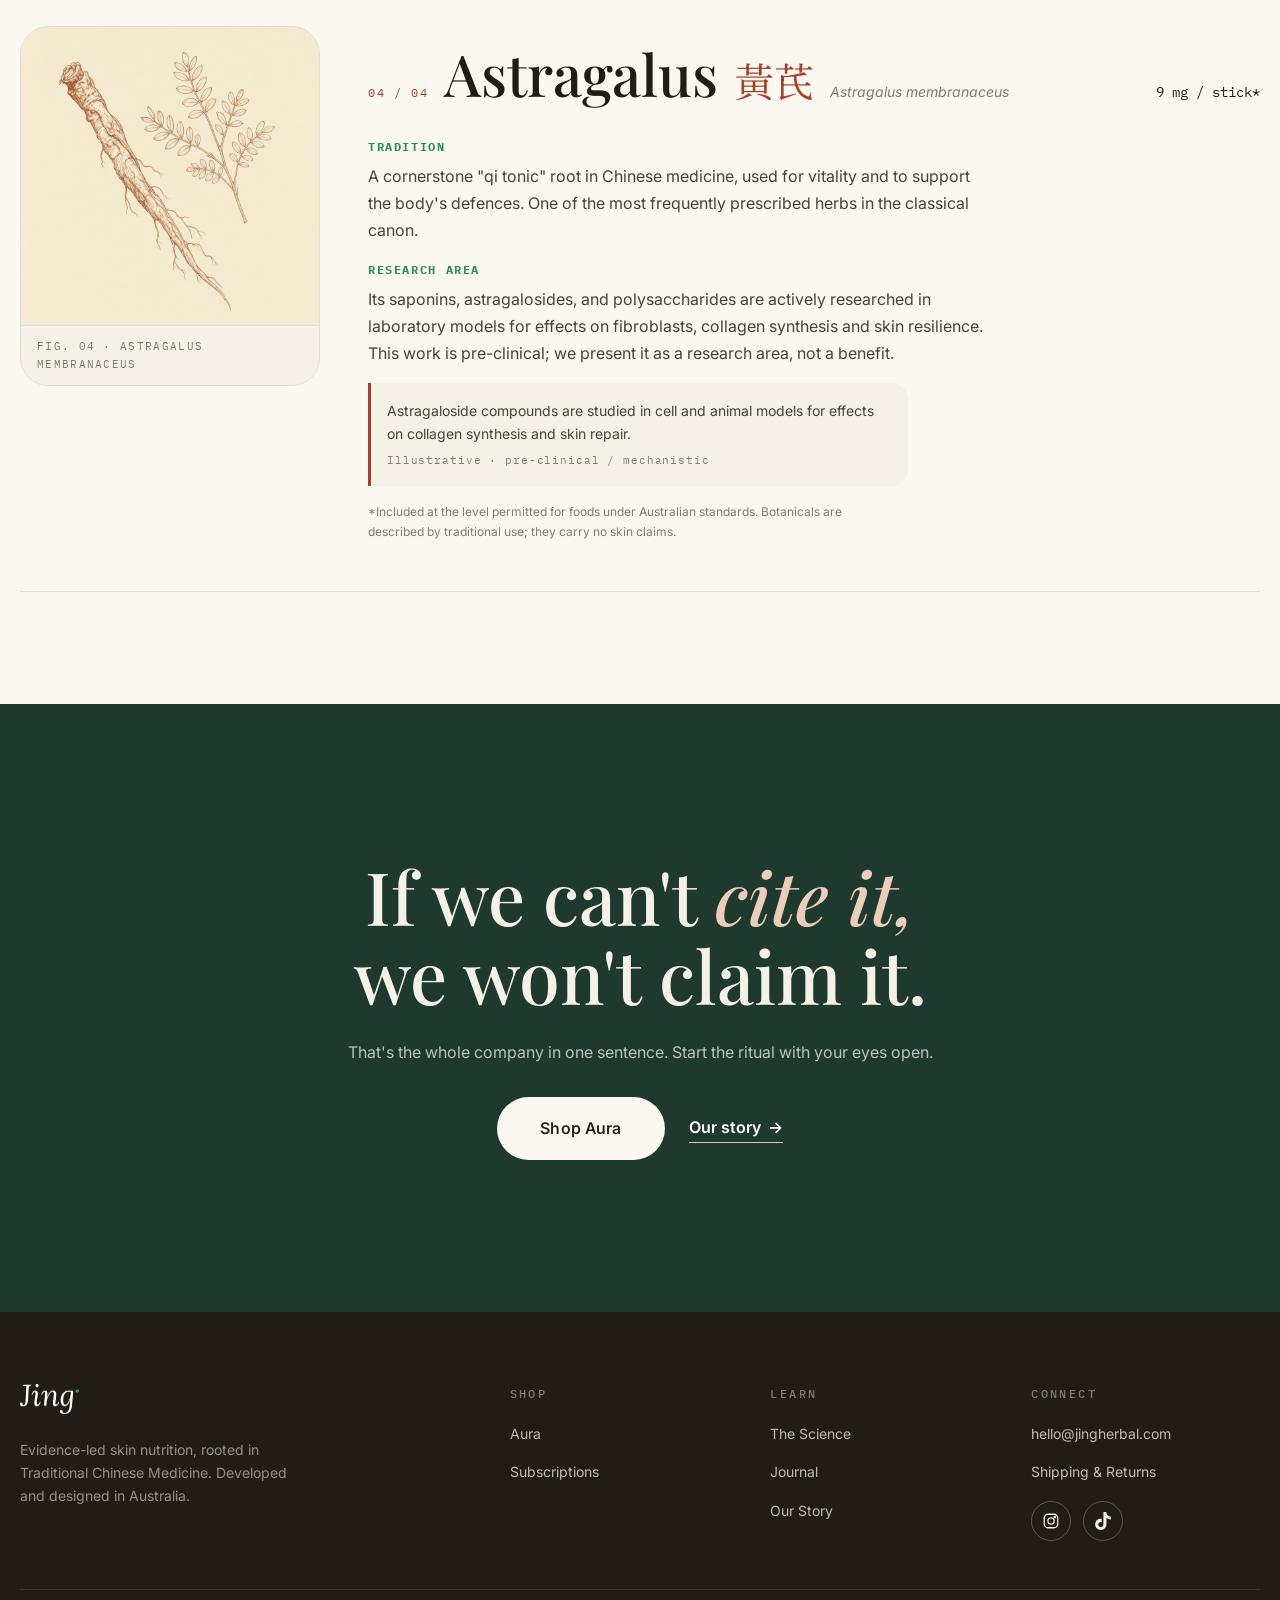
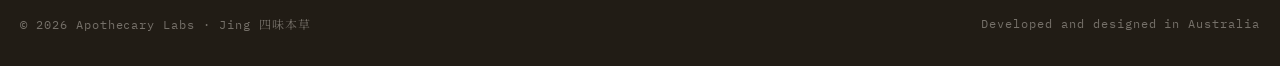
<file: standards.html>
<!DOCTYPE html>
<html lang="en">
<head>
  <meta charset="UTF-8">
  <meta name="viewport" content="width=device-width, initial-scale=1">
  <title>Our Standards · Jing · Third-party testing &amp; ingredient dossiers</title>
  <meta name="description" content="Every Jing batch is independently tested by a third-party laboratory. Certificates of analysis will be published here, plus full ingredient dossiers for all four Aura botanicals.">
  <link rel="preconnect" href="https://fonts.googleapis.com">
  <link rel="preconnect" href="https://fonts.gstatic.com" crossorigin>
  <link href="https://fonts.googleapis.com/css2?family=Playfair+Display:ital,wght@0,400;0,500;0,600;1,400;1,500;1,600&family=Inter:wght@300;400;500;600;700&family=IBM+Plex+Mono:wght@400;500&display=swap" rel="stylesheet">
  <link href="https://fonts.googleapis.com/css2?family=Noto+Serif+TC:wght@500;600&display=swap&text=精氣神四味本草每日一包銀耳枸杞黃芪五味子由內而外" rel="stylesheet">
  <link rel="stylesheet" href="css/styles.css">
  <link rel="stylesheet" href="css/landing.css">
  <link rel="stylesheet" href="css/pages.css">
  <link rel="icon" href="assets/lid-badge.png" type="image/png">
</head>
<body>
  <a class="skip-link" href="#main">Skip to content</a>

  <div class="announce">Free Australian shipping over A$70 <span class="cjk">每日一包</span></div>

  <header class="header sd-header">
    <div class="container header-inner">
      <div class="nav-cluster">
        <a href="index.html" class="logo" aria-label="Jing home"><img src="assets/logo-dark.png" alt="Jing" width="472" height="241"></a>
        <nav class="nav" aria-label="Main navigation">
          <a href="aura.html">Aura</a>
          <a href="standards.html" aria-current="page">Science</a>
          <a href="journal.html">Journal</a>
          <a href="our-story.html">Our Story</a>
        </nav>
      </div>
      <div class="header-actions">
        <a href="index.html#buy" class="btn btn--primary sd-header-cta">Start the ritual</a>
        <button class="cart-btn" data-cart-open aria-label="Open cart">
          <svg viewBox="0 0 24 24" fill="none" stroke="currentColor" stroke-width="1.6" stroke-linecap="round" stroke-linejoin="round" aria-hidden="true"><path d="M6 7h12l1 14H5L6 7Z"/><path d="M9 10V6a3 3 0 0 1 6 0v4"/></svg>
          <span class="cart-count" aria-hidden="true">0</span>
        </button>
        <button class="menu-btn" aria-label="Toggle menu" aria-expanded="false">
          <svg viewBox="0 0 24 24" fill="none" stroke="currentColor" stroke-width="1.6" stroke-linecap="round" aria-hidden="true"><path d="M4 7h16M4 12h16M4 17h16"/></svg>
        </button>
      </div>
    </div>
  </header>

  <main id="main">

    <!-- ============ INTRO + CERTIFICATES ============ -->
    <section class="st-intro">
      <div class="container">
        <span class="eyebrow eyebrow--terra reveal">Our standards</span>
        <h1 class="display reveal">You should know exactly what<br>you're putting <em>in your body.</em></h1>
        <p class="lead reveal">That's why every Jing batch is independently tested by a third-party laboratory to verify purity and confirm our formulas are free from heavy metals and unwanted contaminants. As each product's first Australian batch clears testing, its certificate of analysis will be published on this page, in full.</p>

        <div class="st-cards">
          <article class="st-card reveal">
            <img src="assets/gen/product-studio.jpg" alt="Jing Aura box and stick sachet, studio lit" loading="lazy">
            <h3>Aura</h3>
            <p class="st-sub">Daily skin blend: four botanicals with Vitamin C &amp; Zinc.</p>
            <span class="st-cert" aria-disabled="true">View certificate <span class="mono">· Coming soon</span></span>
          </article>
          <article class="st-card reveal">
            <img src="assets/bloom-spin-poster.jpg" alt="Jing Bloom tin" loading="lazy">
            <h3>Bloom</h3>
            <p class="st-sub">Botanical hair blend · In development</p>
            <span class="st-cert" aria-disabled="true">View certificate <span class="mono">· Coming soon</span></span>
          </article>
        </div>
      </div>
    </section>

    <!-- ============ INGREDIENT DOSSIERS ============ -->
    <section class="st-dossiers" id="dossiers">
      <div class="container">
        <div class="section-head reveal">
          <span class="eyebrow eyebrow--terra">Ingredient dossiers</span>
          <h2 class="display">Four botanicals, <em>fully footnoted</em></h2>
          <p class="lead">For each, we give the tradition, the research area, and where that research currently sits. Citations are illustrative of the literature and provided for transparency, not as claims of efficacy.</p>
        </div>

        <!-- Tremella -->
        <div class="st-dossier reveal">
          <figure class="st-sketch">
            <img src="assets/gen/sketch-tremella.jpg" alt="Ink sketch of Tremella fuciformis, the snow fungus" loading="lazy">
            <figcaption>Fig. 01 · Tremella fuciformis</figcaption>
          </figure>
          <div>
            <div class="st-dossier-head">
              <span class="num">01 / 04</span>
              <h2>Tremella</h2>
              <span class="cjk-big">銀耳</span>
              <span class="latin">Tremella fuciformis</span>
              <span class="dose">2,500 mg / stick</span>
            </div>
            <div class="st-dossier-body">
              <h3>Tradition</h3>
              <p>Known as the "silver ear" or "snow fungus", tremella was prized in imperial China as a beauty and longevity food, famously associated with the Tang dynasty consort Yang Guifei. Traditionally cooked into sweet soups to "moisten" the skin and lungs.</p>
              <h3>Research area</h3>
              <p>Tremella polysaccharides can hold a remarkable volume of water and are studied in vitro for skin hydration and moisture retention, sometimes compared to hyaluronic acid as a water-binding agent. Human skin data remains limited.</p>
              <div class="st-citation">Polysaccharides from <em>Tremella fuciformis</em> exhibit high water-holding capacity and are investigated as natural moisturising agents.<span class="src">Illustrative of the polysaccharide literature · in-vitro / pre-clinical</span></div>
            </div>
          </div>
        </div>

        <!-- Goji -->
        <div class="st-dossier reveal">
          <figure class="st-sketch">
            <img src="assets/gen/sketch-goji.jpg" alt="Ink sketch of a goji berry branch, Lycium barbarum" loading="lazy">
            <figcaption>Fig. 02 · Lycium barbarum</figcaption>
          </figure>
          <div>
            <div class="st-dossier-head">
              <span class="num">02 / 04</span>
              <h2>Goji</h2>
              <span class="cjk-big">枸杞</span>
              <span class="latin">Lycium barbarum</span>
              <span class="dose">500 mg / stick</span>
            </div>
            <div class="st-dossier-body">
              <h3>Tradition</h3>
              <p>The wolfberry has one of the longest continuous records in the Chinese materia medica, traditionally taken to "nourish the blood" and benefit the eyes and complexion. Still eaten daily across East Asia.</p>
              <h3>Research area</h3>
              <p>Goji is rich in zeaxanthin, carotenoids and <em>Lycium barbarum</em> polysaccharides. Small human trials have examined antioxidant status and carotenoid levels; the wider literature is largely mechanistic. We class it as emerging, not settled.</p>
              <div class="st-citation">Small human studies report increases in serum antioxidant markers following <em>Lycium barbarum</em> supplementation.<span class="src">Illustrative · limited human trial evidence</span></div>
            </div>
          </div>
        </div>

        <!-- Schisandra -->
        <div class="st-dossier reveal">
          <figure class="st-sketch">
            <img src="assets/gen/sketch-schisandra.jpg" alt="Ink sketch of a schisandra berry cluster, Schisandra chinensis" loading="lazy">
            <figcaption>Fig. 03 · Schisandra chinensis</figcaption>
          </figure>
          <div>
            <div class="st-dossier-head">
              <span class="num">03 / 04</span>
              <h2>Schisandra</h2>
              <span class="cjk-big">五味子</span>
              <span class="latin">Schisandra chinensis</span>
              <span class="dose">500 mg / stick</span>
            </div>
            <div class="st-dossier-body">
              <h3>Tradition</h3>
              <p>The "five-flavour berry", sweet, sour, salty, bitter and pungent at once, classified as an adaptogen and used to support endurance and, traditionally, a clear complexion.</p>
              <h3>Research area</h3>
              <p>Its lignans, particularly schisandrin B, are studied for antioxidant activity and effects on the skin barrier in laboratory settings. As with the others, this is mechanistic evidence and clearly labelled as such.</p>
              <div class="st-citation">Schisandra lignans (e.g. schisandrin B) are investigated in vitro for antioxidant activity and barrier-related pathways.<span class="src">Illustrative · in-vitro / mechanistic</span></div>
            </div>
          </div>
        </div>

        <!-- Astragalus -->
        <div class="st-dossier reveal">
          <figure class="st-sketch">
            <img src="assets/gen/sketch-astragalus.jpg" alt="Ink sketch of an astragalus root with leaves, Astragalus membranaceus" loading="lazy">
            <figcaption>Fig. 04 · Astragalus membranaceus</figcaption>
          </figure>
          <div>
            <div class="st-dossier-head">
              <span class="num">04 / 04</span>
              <h2>Astragalus</h2>
              <span class="cjk-big">黃芪</span>
              <span class="latin">Astragalus membranaceus</span>
              <span class="dose">9 mg / stick*</span>
            </div>
            <div class="st-dossier-body">
              <h3>Tradition</h3>
              <p>A cornerstone "qi tonic" root in Chinese medicine, used for vitality and to support the body's defences. One of the most frequently prescribed herbs in the classical canon.</p>
              <h3>Research area</h3>
              <p>Its saponins, astragalosides, and polysaccharides are actively researched in laboratory models for effects on fibroblasts, collagen synthesis and skin resilience. This work is pre-clinical; we present it as a research area, not a benefit.</p>
              <div class="st-citation">Astragaloside compounds are studied in cell and animal models for effects on collagen synthesis and skin repair.<span class="src">Illustrative · pre-clinical / mechanistic</span></div>
              <p style="margin-top:var(--s-4);font-size:var(--text-xs);color:var(--ink-mute)">*Included at the level permitted for foods under Australian standards. Botanicals are described by traditional use; they carry no skin claims.</p>
            </div>
          </div>
        </div>
      </div>
    </section>

    <!-- ============ CTA ============ -->
    <section class="sd-final">
      <div class="container sd-final-inner">
        <h2 class="sd-final-title">If we can't <em>cite it,</em><br>we won't claim it.</h2>
        <p class="sd-final-sub">That's the whole company in one sentence. Start the ritual with your eyes open.</p>
        <div class="sd-hero-cta" style="justify-content:center">
          <a href="index.html#buy" class="btn btn--light btn--lg">Shop Aura</a>
          <a href="our-story.html" class="sd-arrow-link sd-arrow-link--light">Our story <span aria-hidden="true">→</span></a>
        </div>
      </div>
    </section>
  </main>

  <footer class="footer">
    <div class="container">
      <div class="footer-grid">
        <div>
          <a href="index.html" class="logo"><img src="assets/logo-light.png" alt="Jing" width="472" height="241"></a>
          <p class="tagline">Evidence-led skin nutrition, rooted in Traditional Chinese Medicine. Developed and designed in Australia.</p>
        </div>
        <div><h4>Shop</h4><ul><li><a href="aura.html">Aura</a></li><li><a href="index.html#buy">Subscriptions</a></li></ul></div>
        <div><h4>Learn</h4><ul><li><a href="standards.html">The Science</a></li><li><a href="journal.html">Journal</a></li><li><a href="our-story.html">Our Story</a></li></ul></div>
        <div><h4>Connect</h4><ul><li><a href="mailto:hello@jingherbal.com">hello@jingherbal.com</a></li><li><a href="#">Shipping &amp; Returns</a></li></ul><div class="footer-social"><a href="https://www.instagram.com/jingherbal/" target="_blank" rel="noopener" aria-label="Jing on Instagram"><svg viewBox="0 0 24 24" fill="none" stroke="currentColor" stroke-width="1.7" stroke-linecap="round" stroke-linejoin="round" aria-hidden="true"><rect x="3" y="3" width="18" height="18" rx="5"/><circle cx="12" cy="12" r="4.2"/><circle cx="17.2" cy="6.8" r="0.4" fill="currentColor" stroke="none"/><circle cx="17.2" cy="6.8" r="1.1"/></svg></a><a href="https://www.tiktok.com/@jingherbal" target="_blank" rel="noopener" aria-label="Jing on TikTok"><svg viewBox="0 0 24 24" fill="currentColor" aria-hidden="true"><path d="M12.53.02C13.84 0 15.14.01 16.44 0c.08 1.53.63 3.09 1.75 4.17 1.12 1.11 2.7 1.62 4.24 1.79v4.03c-1.44-.05-2.89-.35-4.2-.97-.57-.26-1.1-.59-1.62-.93-.01 2.92.01 5.84-.02 8.75-.08 1.4-.54 2.79-1.35 3.94-1.31 1.92-3.58 3.17-5.91 3.21-1.43.08-2.86-.31-4.08-1.03-2.02-1.19-3.44-3.37-3.65-5.71-.02-.5-.03-1-.01-1.49.18-1.9 1.12-3.72 2.58-4.96 1.66-1.44 3.98-2.13 6.15-1.72.02 1.48-.04 2.96-.04 4.44-.99-.32-2.15-.23-3.02.37-.63.41-1.11 1.04-1.36 1.75-.21.51-.15 1.07-.14 1.61.24 1.64 1.82 3.02 3.5 2.87 1.12-.01 2.19-.66 2.77-1.61.19-.33.4-.67.41-1.06.1-1.79.06-3.57.07-5.36.01-4.03-.01-8.05.02-12.07z"/></svg></a></div></div>
      </div>
      <div class="footer-bottom">
        <span>© 2026 Apothecary Labs · Jing <span class="cjk">四味本草</span></span>
        <span>Developed and designed in Australia</span>
      </div>
    </div>
  </footer>

  <div class="cart-overlay" aria-hidden="true"></div>
  <aside class="cart-drawer" role="dialog" aria-modal="true" aria-label="Shopping cart">
    <div class="cart-head">
      <h2>Your cart</h2>
      <button class="cart-close" aria-label="Close cart"><svg viewBox="0 0 24 24" fill="none" stroke="currentColor" stroke-width="1.8" stroke-linecap="round" aria-hidden="true"><path d="M6 6l12 12M18 6 6 18"/></svg></button>
    </div>
    <div class="cart-items"></div>
    <div class="cart-foot">
      <div class="free-ship-bar"><i></i></div>
      <p class="cart-ship-note" data-ship-note></p>
      <div class="cart-subtotal"><span>Subtotal</span><span class="amount" data-cart-total>A$0</span></div>
      <a href="checkout.html" class="btn btn--primary btn--full btn--lg" data-cart-checkout>Checkout</a>
    </div>
  </aside>

  <script src="js/store-au.js"></script>
</body>
</html>
</file>
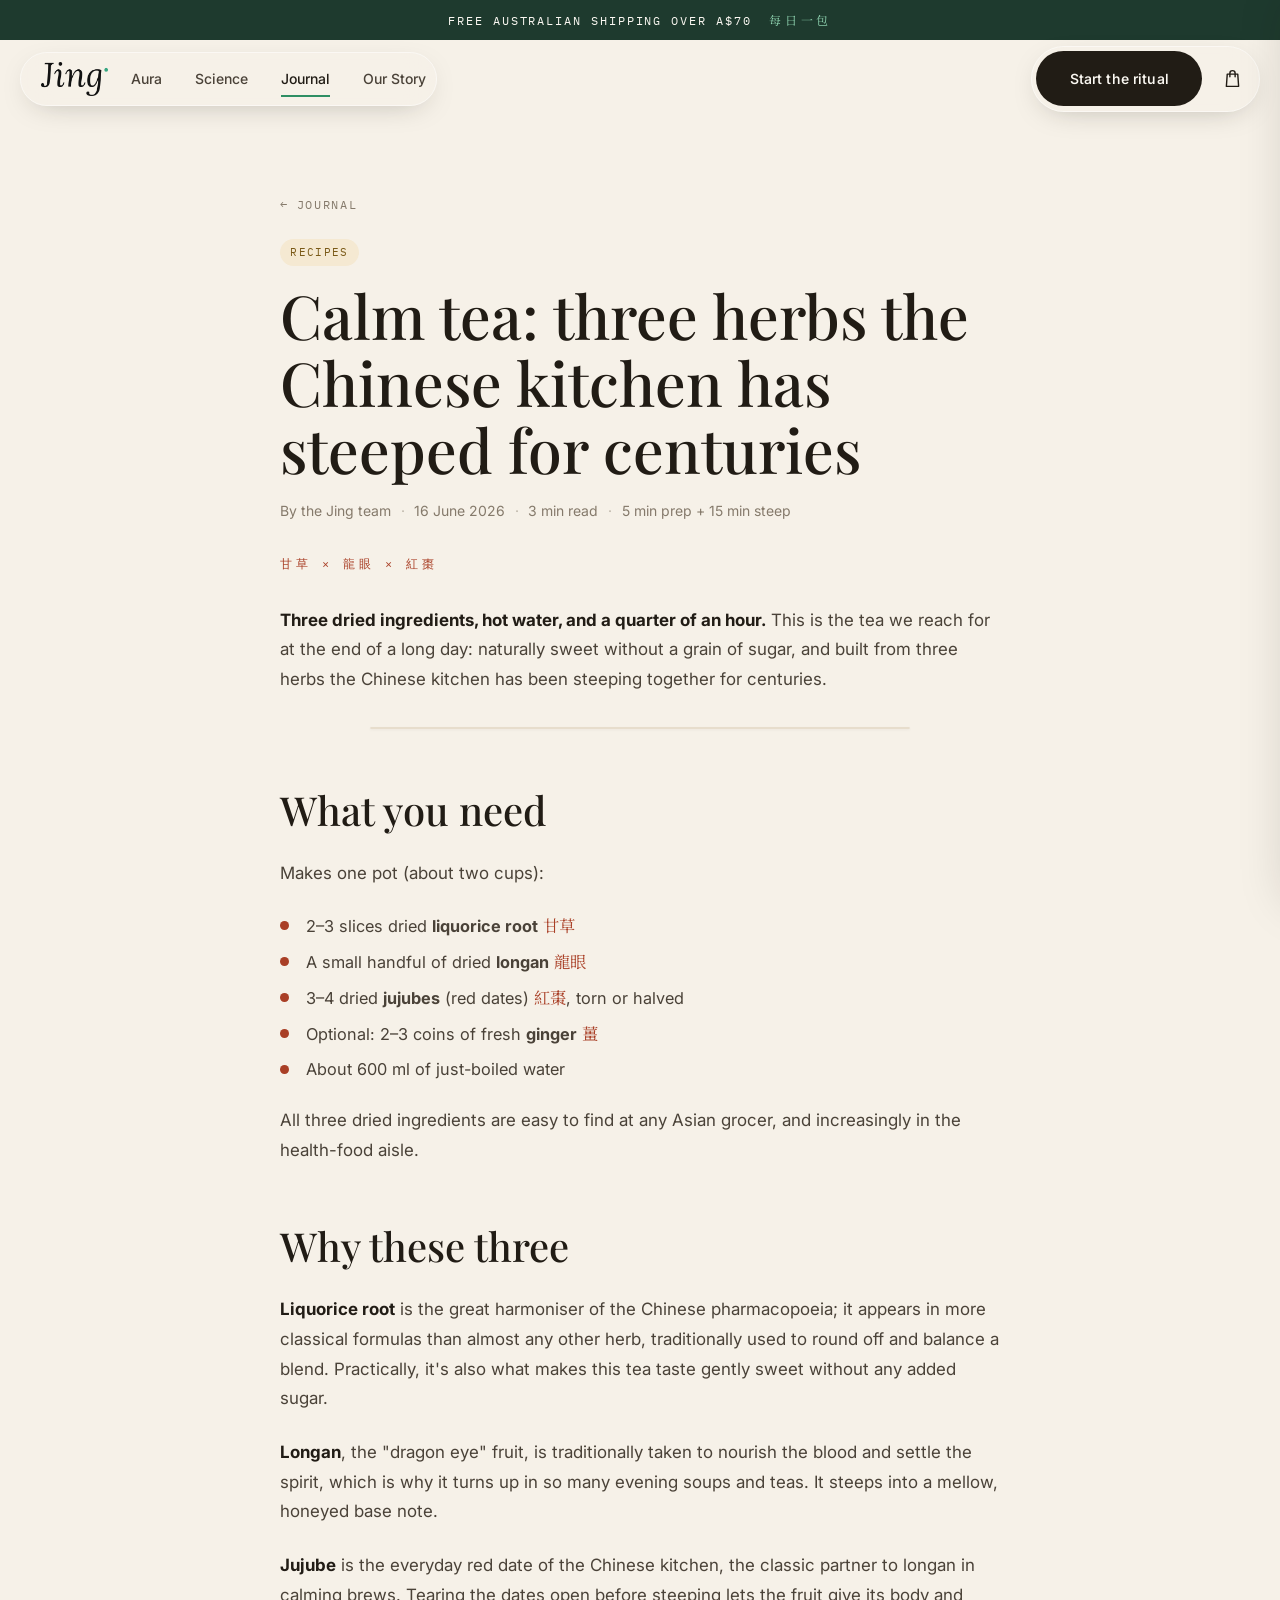
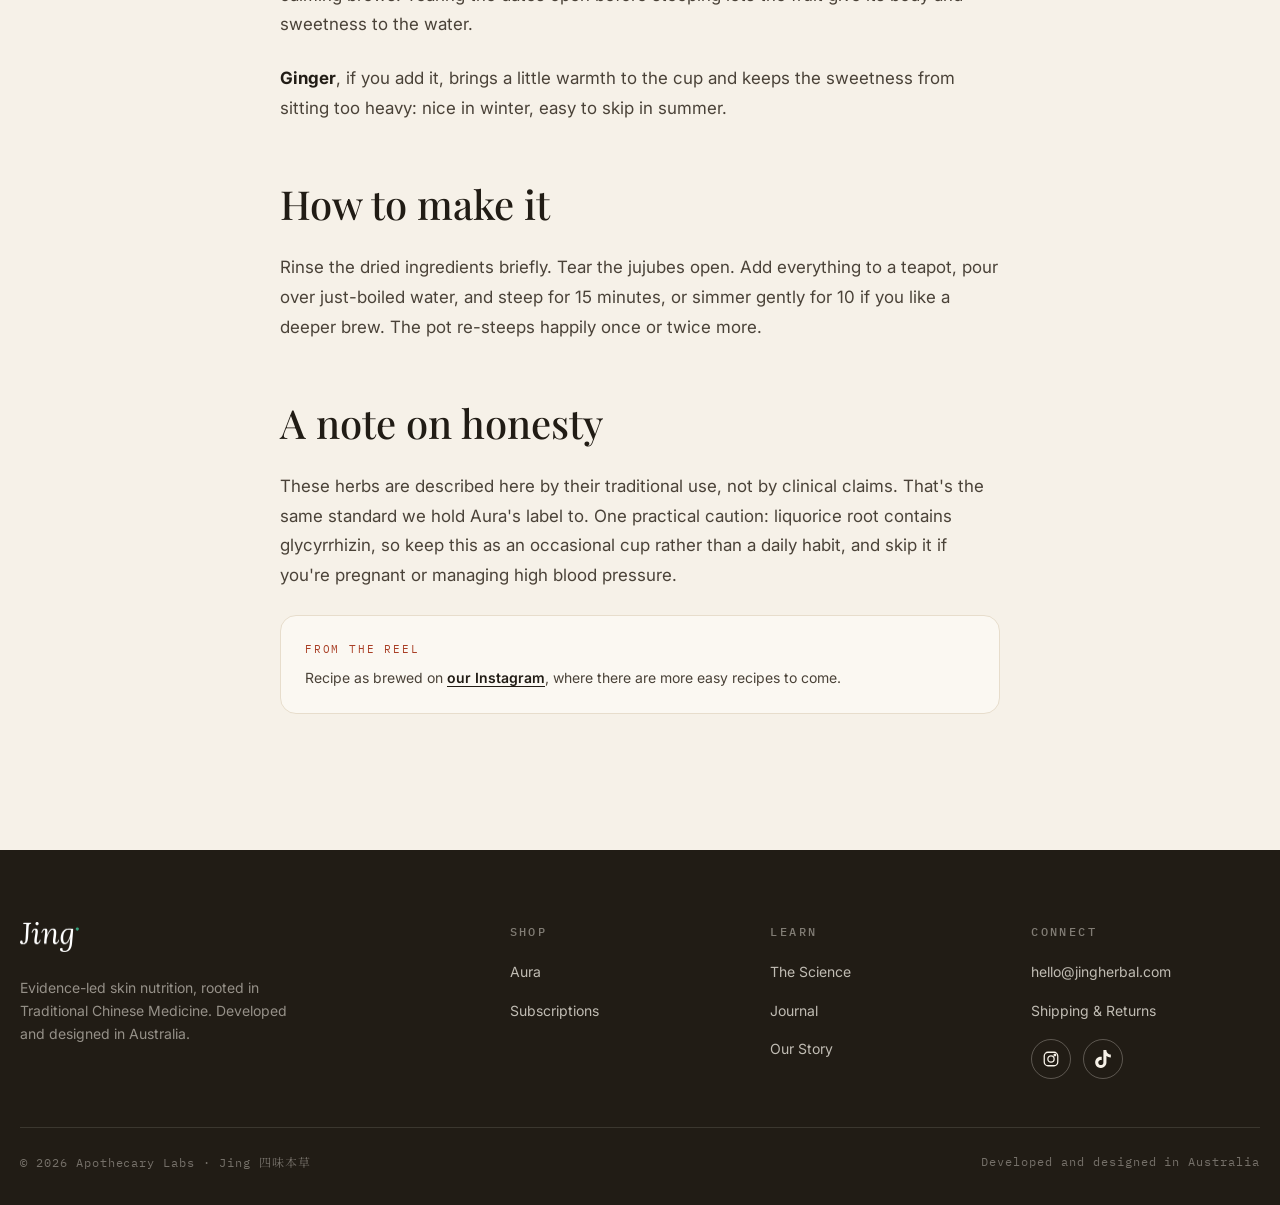
<file: blog/calm-tea.html>
<!DOCTYPE html>
<html lang="en">
<head>
  <meta charset="UTF-8">
  <meta name="viewport" content="width=device-width, initial-scale=1">
  <title>Calm Tea: liquorice, longan &amp; jujube · Journal · Jing</title>
  <meta name="description" content="A three-ingredient calm tea from the Chinese kitchen: liquorice root, longan and jujube, with optional ginger. Five minutes of prep, fifteen minutes of steeping.">
  <link rel="preconnect" href="https://fonts.googleapis.com">
  <link rel="preconnect" href="https://fonts.gstatic.com" crossorigin>
  <link href="https://fonts.googleapis.com/css2?family=Playfair+Display:ital,wght@0,400;0,500;0,600;1,400;1,500;1,600&family=Inter:wght@300;400;500;600;700&family=IBM+Plex+Mono:wght@400;500&display=swap" rel="stylesheet">
  <link href="https://fonts.googleapis.com/css2?family=Noto+Serif+TC:wght@500;600&display=swap&text=精氣神四味本草每日一包早晨由內而外甘草龍眼紅棗薑" rel="stylesheet">
  <link rel="stylesheet" href="../css/styles.css">
  <link rel="stylesheet" href="../css/landing.css">
  <link rel="stylesheet" href="../css/mornings.css">
  <link rel="icon" href="../assets/lid-badge.png" type="image/png">
</head>
<body>
  <a class="skip-link" href="#main">Skip to content</a>

  <div class="announce">Free Australian shipping over A$70 <span class="cjk">每日一包</span></div>

  <header class="header sd-header">
    <div class="container header-inner">
      <div class="nav-cluster">
        <a href="../index.html" class="logo" aria-label="Jing home"><img src="../assets/logo-dark.png" alt="Jing" width="472" height="241"></a>
        <nav class="nav" aria-label="Main navigation">
          <a href="../aura.html">Aura</a>
          <a href="../standards.html">Science</a>
          <a href="../journal.html" aria-current="page">Journal</a>
          <a href="../our-story.html">Our Story</a>
        </nav>
      </div>
      <div class="header-actions">
        <a href="../index.html#buy" class="btn btn--primary sd-header-cta">Start the ritual</a>
        <button class="cart-btn" data-cart-open aria-label="Open cart">
          <svg viewBox="0 0 24 24" fill="none" stroke="currentColor" stroke-width="1.6" stroke-linecap="round" stroke-linejoin="round" aria-hidden="true"><path d="M6 7h12l1 14H5L6 7Z"/><path d="M9 10V6a3 3 0 0 1 6 0v4"/></svg>
          <span class="cart-count" aria-hidden="true">0</span>
        </button>
        <button class="menu-btn" aria-label="Toggle menu" aria-expanded="false">
          <svg viewBox="0 0 24 24" fill="none" stroke="currentColor" stroke-width="1.6" stroke-linecap="round" aria-hidden="true"><path d="M4 7h16M4 12h16M4 17h16"/></svg>
        </button>
      </div>
    </div>
  </header>

  <main id="main">
    <article>
      <section class="mn-article-hero">
        <div class="container mn-prose-inner">
          <a href="../journal.html" class="mn-back"><span aria-hidden="true">←</span> Journal</a>
          <div class="mn-tags">
            <span class="mn-tag mn-tag--recipes">Recipes</span>
          </div>
          <h1>Calm tea: three herbs the Chinese kitchen has steeped for centuries</h1>
          <div class="mn-byline">
            <span>By the Jing team</span><span class="sep">·</span>
            <time datetime="2026-06-16">16 June 2026</time><span class="sep">·</span>
            <span>3 min read</span><span class="sep">·</span>
            <span>5 min prep + 15 min steep</span>
          </div>
          <p class="mn-hero-label">甘草 × 龍眼 × 紅棗</p>
        </div>
      </section>

      <section class="mn-prose">
        <div class="container mn-prose-inner">
          <p><strong>Three dried ingredients, hot water, and a quarter of an hour.</strong> This is the tea we reach for at the end of a long day: naturally sweet without a grain of sugar, and built from three herbs the Chinese kitchen has been steeping together for centuries.</p>

          <div class="mn-embed">
            <blockquote class="instagram-media" data-instgrm-permalink="https://www.instagram.com/p/DZrP91iTpgk/" data-instgrm-version="14"></blockquote>
          </div>

          <h2>What you need</h2>
          <p>Makes one pot (about two cups):</p>
          <ul class="mn-list">
            <li>2–3 slices dried <strong>liquorice root</strong> <span class="cjk">甘草</span></li>
            <li>A small handful of dried <strong>longan</strong> <span class="cjk">龍眼</span></li>
            <li>3–4 dried <strong>jujubes</strong> (red dates) <span class="cjk">紅棗</span>, torn or halved</li>
            <li>Optional: 2–3 coins of fresh <strong>ginger</strong> <span class="cjk">薑</span></li>
            <li>About 600 ml of just-boiled water</li>
          </ul>
          <p>All three dried ingredients are easy to find at any Asian grocer, and increasingly in the health-food aisle.</p>

          <h2>Why these three</h2>
          <p><strong>Liquorice root</strong> is the great harmoniser of the Chinese pharmacopoeia; it appears in more classical formulas than almost any other herb, traditionally used to round off and balance a blend. Practically, it's also what makes this tea taste gently sweet without any added sugar.</p>
          <p><strong>Longan</strong>, the "dragon eye" fruit, is traditionally taken to nourish the blood and settle the spirit, which is why it turns up in so many evening soups and teas. It steeps into a mellow, honeyed base note.</p>
          <p><strong>Jujube</strong> is the everyday red date of the Chinese kitchen, the classic partner to longan in calming brews. Tearing the dates open before steeping lets the fruit give its body and sweetness to the water.</p>
          <p><strong>Ginger</strong>, if you add it, brings a little warmth to the cup and keeps the sweetness from sitting too heavy: nice in winter, easy to skip in summer.</p>

          <h2>How to make it</h2>
          <p>Rinse the dried ingredients briefly. Tear the jujubes open. Add everything to a teapot, pour over just-boiled water, and steep for 15 minutes, or simmer gently for 10 if you like a deeper brew. The pot re-steeps happily once or twice more.</p>

          <h2>A note on honesty</h2>
          <p>These herbs are described here by their traditional use, not by clinical claims. That's the same standard we hold <a href="../standards.html#dossiers">Aura's label</a> to. One practical caution: liquorice root contains glycyrrhizin, so keep this as an occasional cup rather than a daily habit, and skip it if you're pregnant or managing high blood pressure.</p>

          <div class="mn-box">
            <span class="mono">From the reel</span>
            <p>Recipe as brewed on <a href="https://www.instagram.com/p/DZrP91iTpgk/" target="_blank" rel="noopener">our Instagram</a>, where there are more easy recipes to come.</p>
          </div>
        </div>
      </section>
    </article>
  </main>

  <footer class="footer">
    <div class="container">
      <div class="footer-grid">
        <div>
          <a href="../index.html" class="logo"><img src="../assets/logo-light.png" alt="Jing" width="472" height="241"></a>
          <p class="tagline">Evidence-led skin nutrition, rooted in Traditional Chinese Medicine. Developed and designed in Australia.</p>
        </div>
        <div><h4>Shop</h4><ul><li><a href="../aura.html">Aura</a></li><li><a href="../index.html#buy">Subscriptions</a></li></ul></div>
        <div><h4>Learn</h4><ul><li><a href="../standards.html">The Science</a></li><li><a href="../journal.html">Journal</a></li><li><a href="../our-story.html">Our Story</a></li></ul></div>
        <div><h4>Connect</h4><ul><li><a href="mailto:hello@jingherbal.com">hello@jingherbal.com</a></li><li><a href="#">Shipping &amp; Returns</a></li></ul><div class="footer-social"><a href="https://www.instagram.com/jingherbal/" target="_blank" rel="noopener" aria-label="Jing on Instagram"><svg viewBox="0 0 24 24" fill="none" stroke="currentColor" stroke-width="1.7" stroke-linecap="round" stroke-linejoin="round" aria-hidden="true"><rect x="3" y="3" width="18" height="18" rx="5"/><circle cx="12" cy="12" r="4.2"/><circle cx="17.2" cy="6.8" r="0.4" fill="currentColor" stroke="none"/><circle cx="17.2" cy="6.8" r="1.1"/></svg></a><a href="https://www.tiktok.com/@jingherbal" target="_blank" rel="noopener" aria-label="Jing on TikTok"><svg viewBox="0 0 24 24" fill="currentColor" aria-hidden="true"><path d="M12.53.02C13.84 0 15.14.01 16.44 0c.08 1.53.63 3.09 1.75 4.17 1.12 1.11 2.7 1.62 4.24 1.79v4.03c-1.44-.05-2.89-.35-4.2-.97-.57-.26-1.1-.59-1.62-.93-.01 2.92.01 5.84-.02 8.75-.08 1.4-.54 2.79-1.35 3.94-1.31 1.92-3.58 3.17-5.91 3.21-1.43.08-2.86-.31-4.08-1.03-2.02-1.19-3.44-3.37-3.65-5.71-.02-.5-.03-1-.01-1.49.18-1.9 1.12-3.72 2.58-4.96 1.66-1.44 3.98-2.13 6.15-1.72.02 1.48-.04 2.96-.04 4.44-.99-.32-2.15-.23-3.02.37-.63.41-1.11 1.04-1.36 1.75-.21.51-.15 1.07-.14 1.61.24 1.64 1.82 3.02 3.5 2.87 1.12-.01 2.19-.66 2.77-1.61.19-.33.4-.67.41-1.06.1-1.79.06-3.57.07-5.36.01-4.03-.01-8.05.02-12.07z"/></svg></a></div></div>
      </div>
      <div class="footer-bottom">
        <span>© 2026 Apothecary Labs · Jing <span class="cjk">四味本草</span></span>
        <span>Developed and designed in Australia</span>
      </div>
    </div>
  </footer>

  <div class="cart-overlay" aria-hidden="true"></div>
  <aside class="cart-drawer" role="dialog" aria-modal="true" aria-label="Shopping cart">
    <div class="cart-head">
      <h2>Your cart</h2>
      <button class="cart-close" aria-label="Close cart"><svg viewBox="0 0 24 24" fill="none" stroke="currentColor" stroke-width="1.8" stroke-linecap="round" aria-hidden="true"><path d="M6 6l12 12M18 6 6 18"/></svg></button>
    </div>
    <div class="cart-items"></div>
    <div class="cart-foot">
      <div class="free-ship-bar"><i></i></div>
      <p class="cart-ship-note" data-ship-note></p>
      <div class="cart-subtotal"><span>Subtotal</span><span class="amount" data-cart-total>A$0</span></div>
      <a href="../checkout.html" class="btn btn--primary btn--full btn--lg" data-cart-checkout>Checkout</a>
    </div>
  </aside>

  <script src="../js/store-au.js"></script>
  <script async src="https://www.instagram.com/embed.js"></script>
</body>
</html>
</file>
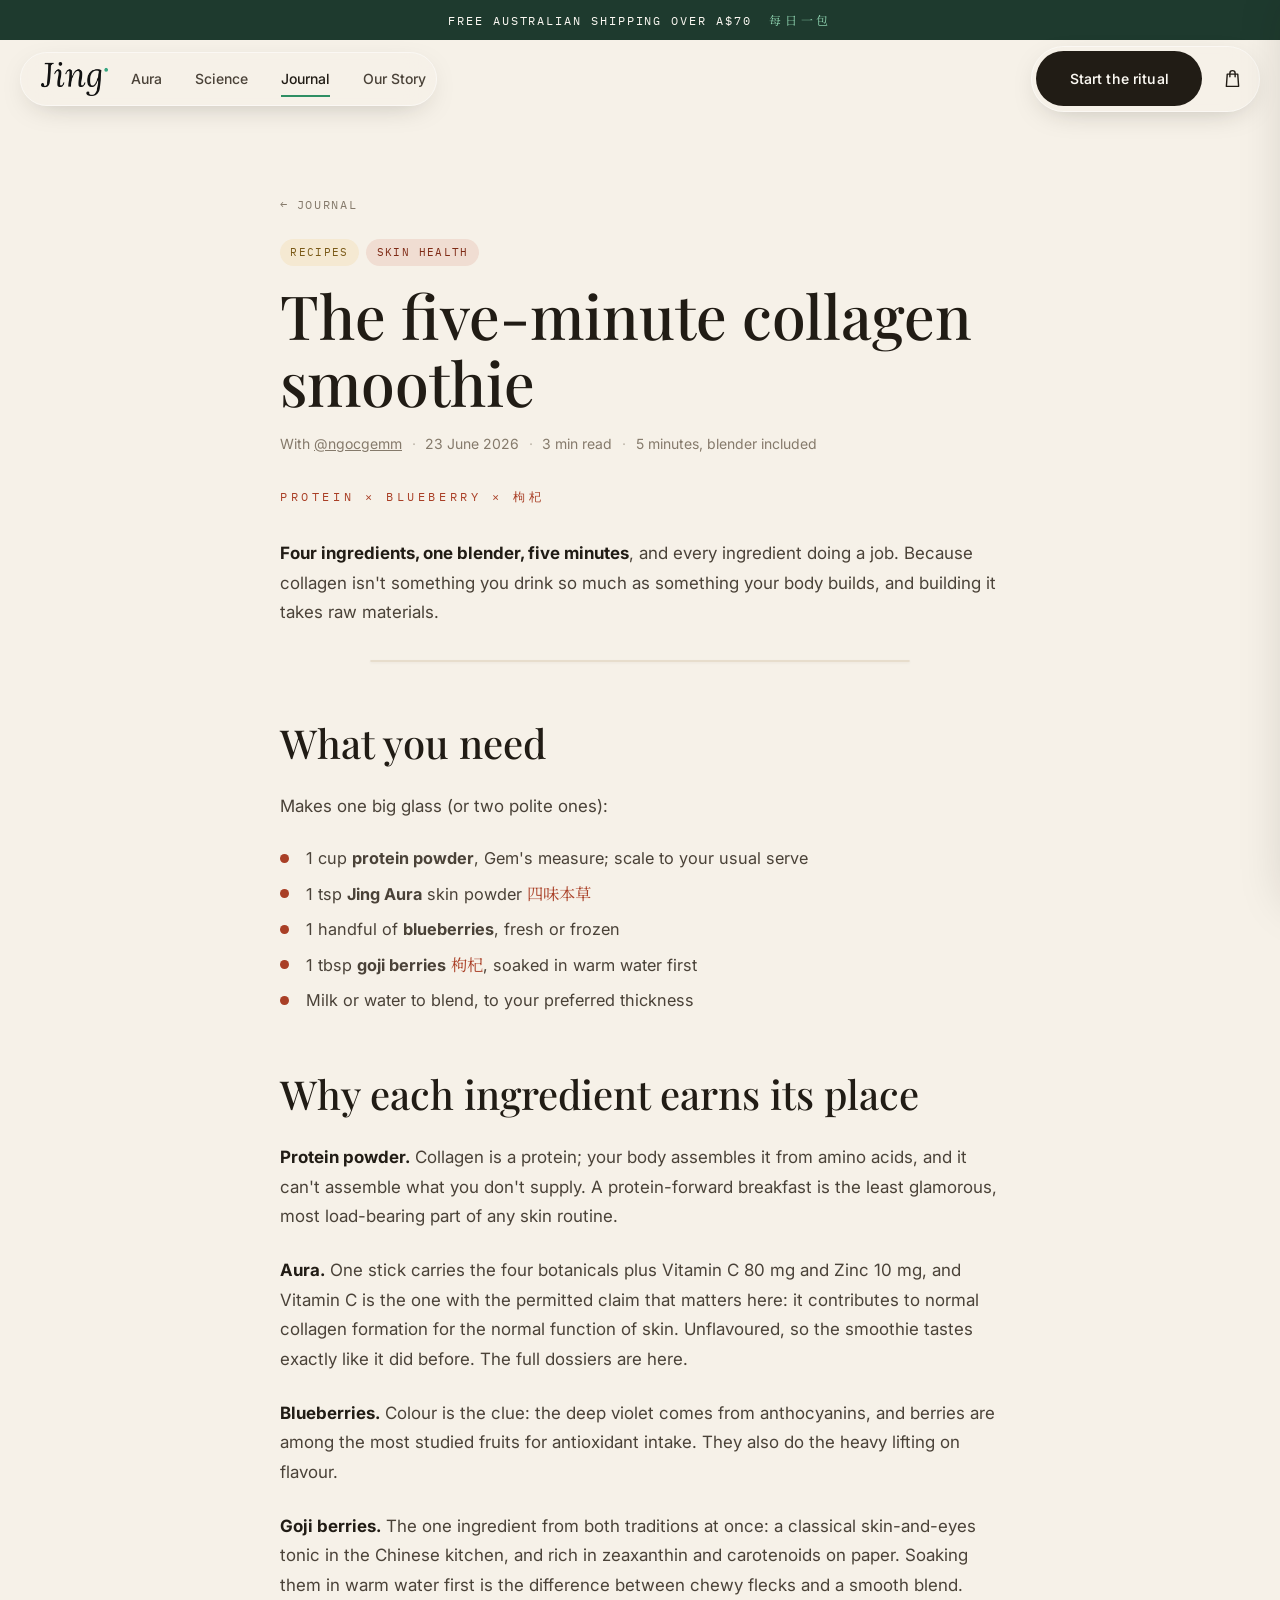
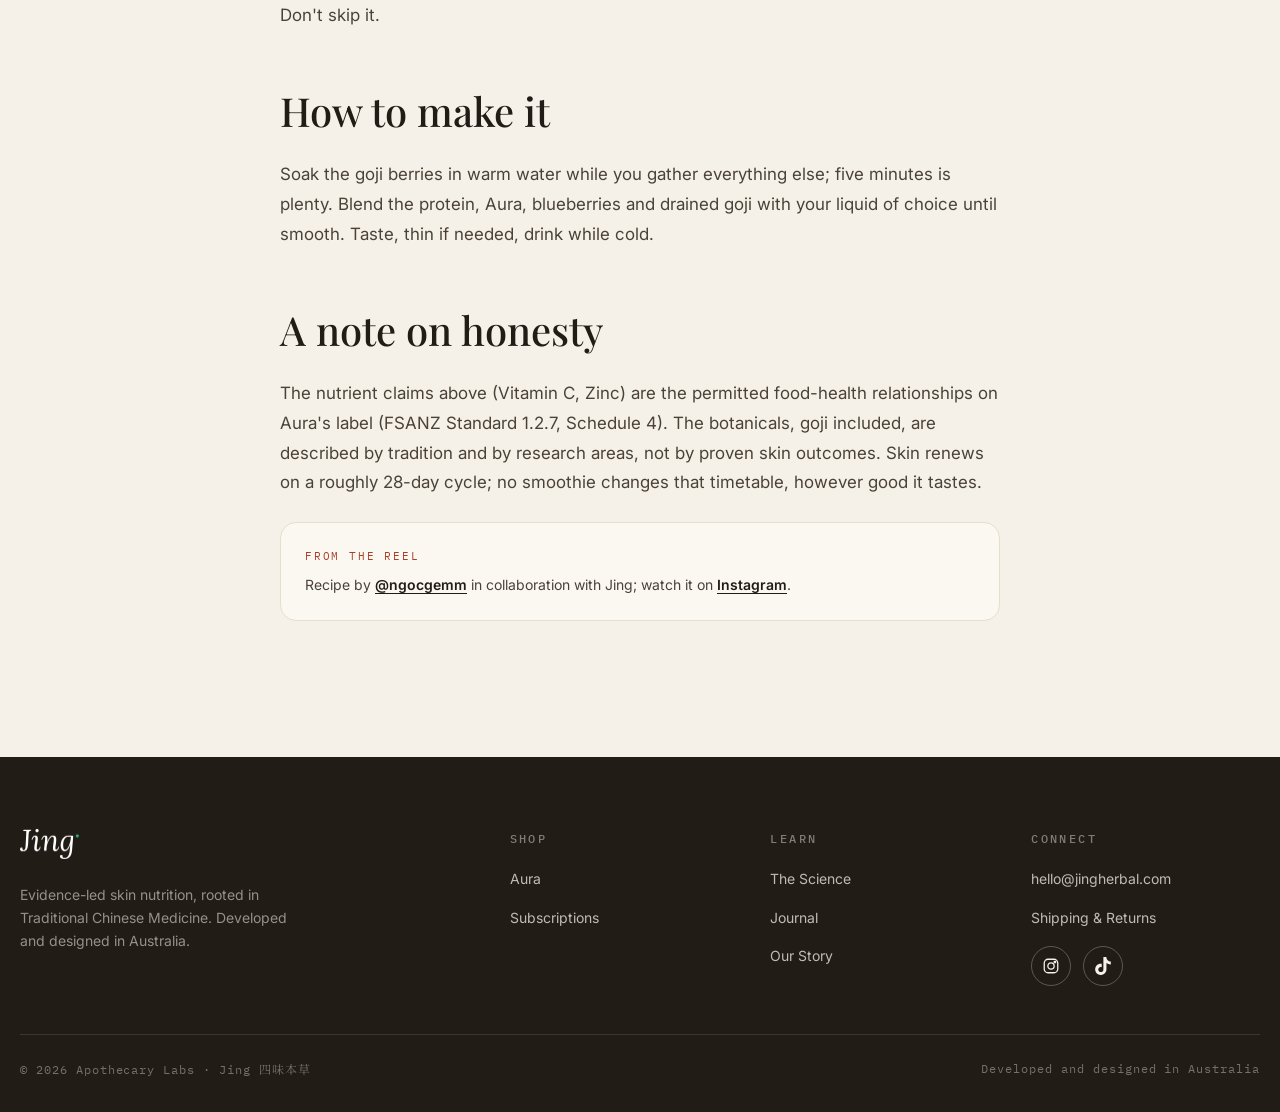
<file: blog/collagen-smoothie.html>
<!DOCTYPE html>
<html lang="en">
<head>
  <meta charset="UTF-8">
  <meta name="viewport" content="width=device-width, initial-scale=1">
  <title>The five-minute collagen smoothie · Journal · Jing</title>
  <meta name="description" content="A five-minute protein smoothie for skin: protein powder, blueberries, soaked goji berries and a stick of Aura. Every ingredient earning its place.">
  <link rel="preconnect" href="https://fonts.googleapis.com">
  <link rel="preconnect" href="https://fonts.gstatic.com" crossorigin>
  <link href="https://fonts.googleapis.com/css2?family=Playfair+Display:ital,wght@0,400;0,500;0,600;1,400;1,500;1,600&family=Inter:wght@300;400;500;600;700&family=IBM+Plex+Mono:wght@400;500&display=swap" rel="stylesheet">
  <link href="https://fonts.googleapis.com/css2?family=Noto+Serif+TC:wght@500;600&display=swap&text=精氣神四味本草每日一包早晨由內而外枸杞" rel="stylesheet">
  <link rel="stylesheet" href="../css/styles.css">
  <link rel="stylesheet" href="../css/landing.css">
  <link rel="stylesheet" href="../css/mornings.css">
  <link rel="icon" href="../assets/lid-badge.png" type="image/png">
</head>
<body>
  <a class="skip-link" href="#main">Skip to content</a>

  <div class="announce">Free Australian shipping over A$70 <span class="cjk">每日一包</span></div>

  <header class="header sd-header">
    <div class="container header-inner">
      <div class="nav-cluster">
        <a href="../index.html" class="logo" aria-label="Jing home"><img src="../assets/logo-dark.png" alt="Jing" width="472" height="241"></a>
        <nav class="nav" aria-label="Main navigation">
          <a href="../aura.html">Aura</a>
          <a href="../standards.html">Science</a>
          <a href="../journal.html" aria-current="page">Journal</a>
          <a href="../our-story.html">Our Story</a>
        </nav>
      </div>
      <div class="header-actions">
        <a href="../index.html#buy" class="btn btn--primary sd-header-cta">Start the ritual</a>
        <button class="cart-btn" data-cart-open aria-label="Open cart">
          <svg viewBox="0 0 24 24" fill="none" stroke="currentColor" stroke-width="1.6" stroke-linecap="round" stroke-linejoin="round" aria-hidden="true"><path d="M6 7h12l1 14H5L6 7Z"/><path d="M9 10V6a3 3 0 0 1 6 0v4"/></svg>
          <span class="cart-count" aria-hidden="true">0</span>
        </button>
        <button class="menu-btn" aria-label="Toggle menu" aria-expanded="false">
          <svg viewBox="0 0 24 24" fill="none" stroke="currentColor" stroke-width="1.6" stroke-linecap="round" aria-hidden="true"><path d="M4 7h16M4 12h16M4 17h16"/></svg>
        </button>
      </div>
    </div>
  </header>

  <main id="main">
    <article>
      <section class="mn-article-hero">
        <div class="container mn-prose-inner">
          <a href="../journal.html" class="mn-back"><span aria-hidden="true">←</span> Journal</a>
          <div class="mn-tags">
            <span class="mn-tag mn-tag--recipes">Recipes</span>
            <span class="mn-tag">Skin Health</span>
          </div>
          <h1>The five-minute collagen smoothie</h1>
          <div class="mn-byline">
            <span>With <a href="https://www.instagram.com/ngocgemm/" target="_blank" rel="noopener" style="color:inherit;text-decoration:underline">@ngocgemm</a></span><span class="sep">·</span>
            <time datetime="2026-06-23">23 June 2026</time><span class="sep">·</span>
            <span>3 min read</span><span class="sep">·</span>
            <span>5 minutes, blender included</span>
          </div>
          <p class="mn-hero-label">PROTEIN × BLUEBERRY × 枸杞</p>
        </div>
      </section>

      <section class="mn-prose">
        <div class="container mn-prose-inner">
          <p><strong>Four ingredients, one blender, five minutes</strong>, and every ingredient doing a job. Because collagen isn't something you drink so much as something your body builds, and building it takes raw materials.</p>

          <div class="mn-embed">
            <blockquote class="instagram-media" data-instgrm-permalink="https://www.instagram.com/p/DZ65tQNhVde/" data-instgrm-version="14"></blockquote>
          </div>

          <h2>What you need</h2>
          <p>Makes one big glass (or two polite ones):</p>
          <ul class="mn-list">
            <li>1 cup <strong>protein powder</strong>, Gem's measure; scale to your usual serve</li>
            <li>1 tsp <strong>Jing Aura</strong> skin powder <span class="cjk">四味本草</span></li>
            <li>1 handful of <strong>blueberries</strong>, fresh or frozen</li>
            <li>1 tbsp <strong>goji berries</strong> <span class="cjk">枸杞</span>, soaked in warm water first</li>
            <li>Milk or water to blend, to your preferred thickness</li>
          </ul>

          <h2>Why each ingredient earns its place</h2>
          <p><strong>Protein powder.</strong> Collagen is a protein; your body assembles it from amino acids, and it can't assemble what you don't supply. A protein-forward breakfast is the least glamorous, most load-bearing part of any skin routine.</p>
          <p><strong>Aura.</strong> One stick carries the four botanicals plus Vitamin C 80 mg and Zinc 10 mg, and Vitamin C is the one with the permitted claim that matters here: it contributes to normal collagen formation for the normal function of skin. Unflavoured, so the smoothie tastes exactly like it did before. <a href="../standards.html#dossiers">The full dossiers are here.</a></p>
          <p><strong>Blueberries.</strong> Colour is the clue: the deep violet comes from anthocyanins, and berries are among the most studied fruits for antioxidant intake. They also do the heavy lifting on flavour.</p>
          <p><strong>Goji berries.</strong> The one ingredient from both traditions at once: a classical skin-and-eyes tonic in the Chinese kitchen, and rich in zeaxanthin and carotenoids on paper. Soaking them in warm water first is the difference between chewy flecks and a smooth blend. Don't skip it.</p>

          <h2>How to make it</h2>
          <p>Soak the goji berries in warm water while you gather everything else; five minutes is plenty. Blend the protein, Aura, blueberries and drained goji with your liquid of choice until smooth. Taste, thin if needed, drink while cold.</p>

          <h2>A note on honesty</h2>
          <p>The nutrient claims above (Vitamin C, Zinc) are the permitted food-health relationships on Aura's label (FSANZ Standard 1.2.7, Schedule 4). The botanicals, goji included, are described by tradition and by research areas, not by proven skin outcomes. Skin renews on a roughly 28-day cycle; no smoothie changes that timetable, however good it tastes.</p>

          <div class="mn-box">
            <span class="mono">From the reel</span>
            <p>Recipe by <a href="https://www.instagram.com/ngocgemm/" target="_blank" rel="noopener">@ngocgemm</a> in collaboration with Jing; watch it on <a href="https://www.instagram.com/p/DZ65tQNhVde/" target="_blank" rel="noopener">Instagram</a>.</p>
          </div>
        </div>
      </section>
    </article>
  </main>

  <footer class="footer">
    <div class="container">
      <div class="footer-grid">
        <div>
          <a href="../index.html" class="logo"><img src="../assets/logo-light.png" alt="Jing" width="472" height="241"></a>
          <p class="tagline">Evidence-led skin nutrition, rooted in Traditional Chinese Medicine. Developed and designed in Australia.</p>
        </div>
        <div><h4>Shop</h4><ul><li><a href="../aura.html">Aura</a></li><li><a href="../index.html#buy">Subscriptions</a></li></ul></div>
        <div><h4>Learn</h4><ul><li><a href="../standards.html">The Science</a></li><li><a href="../journal.html">Journal</a></li><li><a href="../our-story.html">Our Story</a></li></ul></div>
        <div><h4>Connect</h4><ul><li><a href="mailto:hello@jingherbal.com">hello@jingherbal.com</a></li><li><a href="#">Shipping &amp; Returns</a></li></ul><div class="footer-social"><a href="https://www.instagram.com/jingherbal/" target="_blank" rel="noopener" aria-label="Jing on Instagram"><svg viewBox="0 0 24 24" fill="none" stroke="currentColor" stroke-width="1.7" stroke-linecap="round" stroke-linejoin="round" aria-hidden="true"><rect x="3" y="3" width="18" height="18" rx="5"/><circle cx="12" cy="12" r="4.2"/><circle cx="17.2" cy="6.8" r="0.4" fill="currentColor" stroke="none"/><circle cx="17.2" cy="6.8" r="1.1"/></svg></a><a href="https://www.tiktok.com/@jingherbal" target="_blank" rel="noopener" aria-label="Jing on TikTok"><svg viewBox="0 0 24 24" fill="currentColor" aria-hidden="true"><path d="M12.53.02C13.84 0 15.14.01 16.44 0c.08 1.53.63 3.09 1.75 4.17 1.12 1.11 2.7 1.62 4.24 1.79v4.03c-1.44-.05-2.89-.35-4.2-.97-.57-.26-1.1-.59-1.62-.93-.01 2.92.01 5.84-.02 8.75-.08 1.4-.54 2.79-1.35 3.94-1.31 1.92-3.58 3.17-5.91 3.21-1.43.08-2.86-.31-4.08-1.03-2.02-1.19-3.44-3.37-3.65-5.71-.02-.5-.03-1-.01-1.49.18-1.9 1.12-3.72 2.58-4.96 1.66-1.44 3.98-2.13 6.15-1.72.02 1.48-.04 2.96-.04 4.44-.99-.32-2.15-.23-3.02.37-.63.41-1.11 1.04-1.36 1.75-.21.51-.15 1.07-.14 1.61.24 1.64 1.82 3.02 3.5 2.87 1.12-.01 2.19-.66 2.77-1.61.19-.33.4-.67.41-1.06.1-1.79.06-3.57.07-5.36.01-4.03-.01-8.05.02-12.07z"/></svg></a></div></div>
      </div>
      <div class="footer-bottom">
        <span>© 2026 Apothecary Labs · Jing <span class="cjk">四味本草</span></span>
        <span>Developed and designed in Australia</span>
      </div>
    </div>
  </footer>

  <div class="cart-overlay" aria-hidden="true"></div>
  <aside class="cart-drawer" role="dialog" aria-modal="true" aria-label="Shopping cart">
    <div class="cart-head">
      <h2>Your cart</h2>
      <button class="cart-close" aria-label="Close cart"><svg viewBox="0 0 24 24" fill="none" stroke="currentColor" stroke-width="1.8" stroke-linecap="round" aria-hidden="true"><path d="M6 6l12 12M18 6 6 18"/></svg></button>
    </div>
    <div class="cart-items"></div>
    <div class="cart-foot">
      <div class="free-ship-bar"><i></i></div>
      <p class="cart-ship-note" data-ship-note></p>
      <div class="cart-subtotal"><span>Subtotal</span><span class="amount" data-cart-total>A$0</span></div>
      <a href="../checkout.html" class="btn btn--primary btn--full btn--lg" data-cart-checkout>Checkout</a>
    </div>
  </aside>

  <script src="../js/store-au.js"></script>
  <script async src="https://www.instagram.com/embed.js"></script>
</body>
</html>
</file>
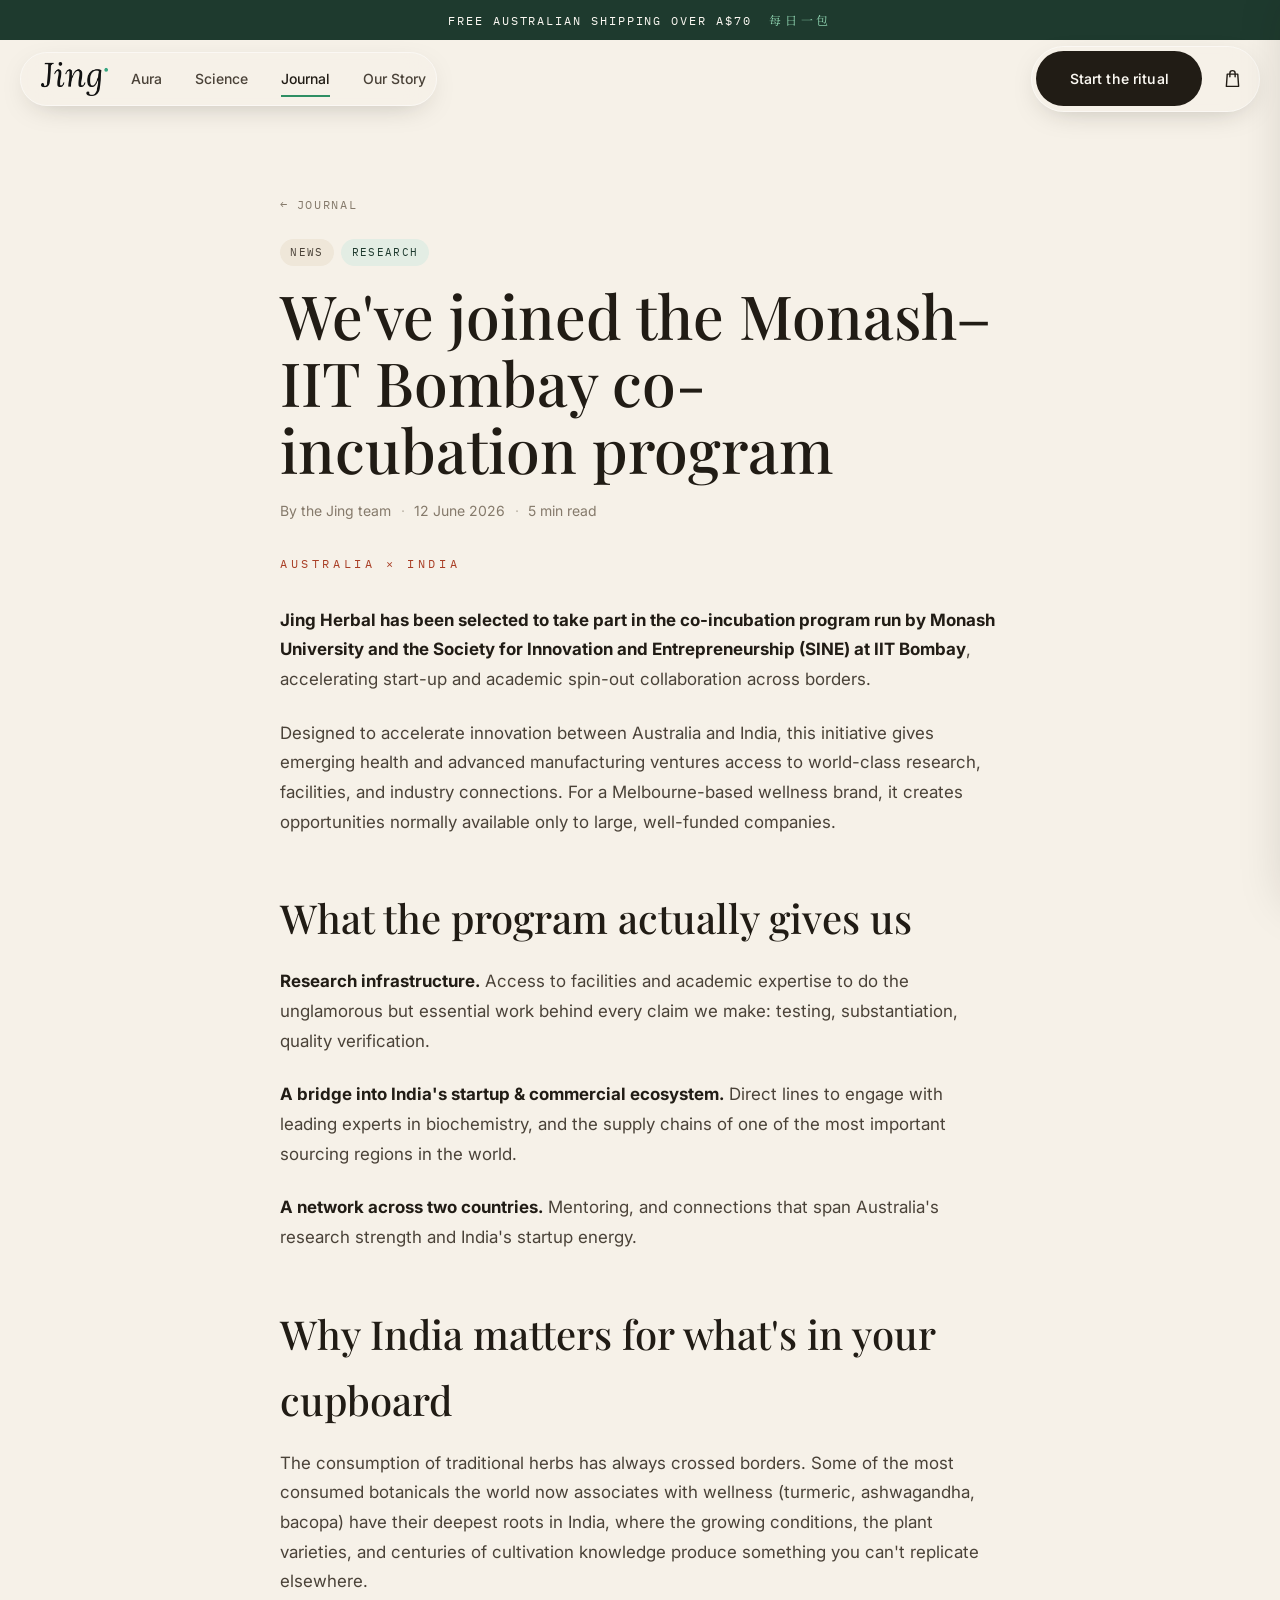
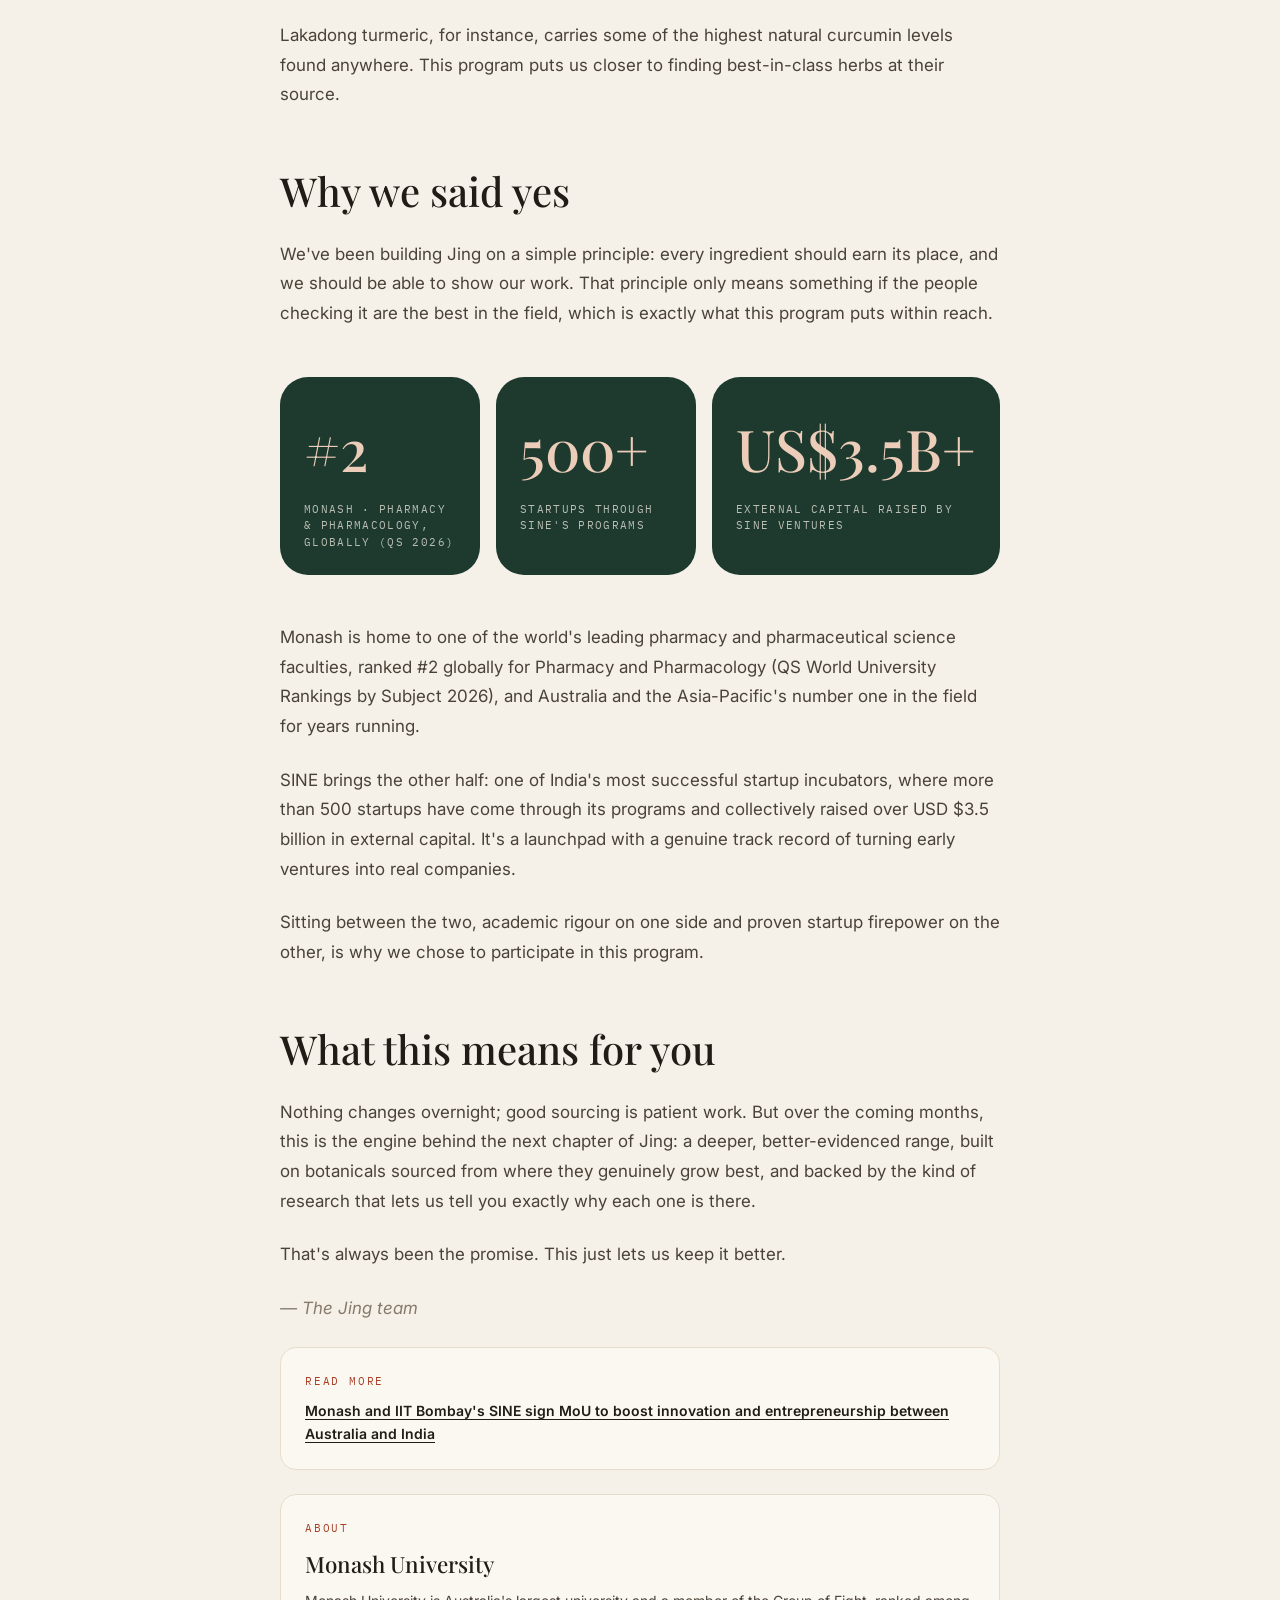
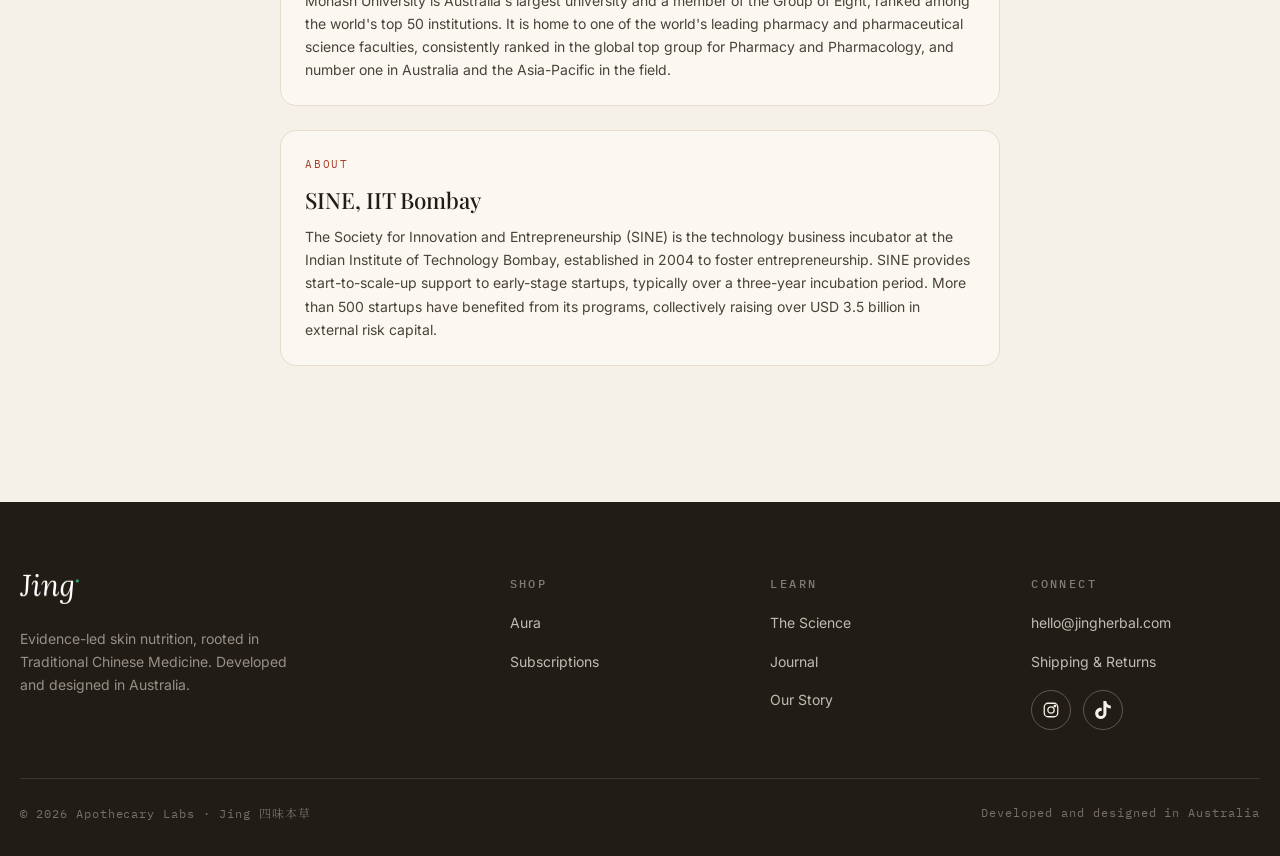
<file: blog/monash-sine-co-incubation.html>
<!DOCTYPE html>
<html lang="en">
<head>
  <meta charset="UTF-8">
  <meta name="viewport" content="width=device-width, initial-scale=1">
  <title>We've joined the Monash–IIT Bombay co-incubation program · Journal · Jing</title>
  <meta name="description" content="Jing Herbal has been selected for the co-incubation program run by Monash University and SINE at IIT Bombay, accelerating start-up and academic collaboration between Australia and India.">
  <link rel="preconnect" href="https://fonts.googleapis.com">
  <link rel="preconnect" href="https://fonts.gstatic.com" crossorigin>
  <link href="https://fonts.googleapis.com/css2?family=Playfair+Display:ital,wght@0,400;0,500;0,600;1,400;1,500;1,600&family=Inter:wght@300;400;500;600;700&family=IBM+Plex+Mono:wght@400;500&display=swap" rel="stylesheet">
  <link href="https://fonts.googleapis.com/css2?family=Noto+Serif+TC:wght@500;600&display=swap&text=精氣神四味本草每日一包早晨由內而外" rel="stylesheet">
  <link rel="stylesheet" href="../css/styles.css">
  <link rel="stylesheet" href="../css/landing.css">
  <link rel="stylesheet" href="../css/mornings.css">
  <link rel="icon" href="../assets/lid-badge.png" type="image/png">
</head>
<body>
  <a class="skip-link" href="#main">Skip to content</a>

  <div class="announce">Free Australian shipping over A$70 <span class="cjk">每日一包</span></div>

  <header class="header sd-header">
    <div class="container header-inner">
      <div class="nav-cluster">
        <a href="../index.html" class="logo" aria-label="Jing home"><img src="../assets/logo-dark.png" alt="Jing" width="472" height="241"></a>
        <nav class="nav" aria-label="Main navigation">
          <a href="../aura.html">Aura</a>
          <a href="../standards.html">Science</a>
          <a href="../journal.html" aria-current="page">Journal</a>
          <a href="../our-story.html">Our Story</a>
        </nav>
      </div>
      <div class="header-actions">
        <a href="../index.html#buy" class="btn btn--primary sd-header-cta">Start the ritual</a>
        <button class="cart-btn" data-cart-open aria-label="Open cart">
          <svg viewBox="0 0 24 24" fill="none" stroke="currentColor" stroke-width="1.6" stroke-linecap="round" stroke-linejoin="round" aria-hidden="true"><path d="M6 7h12l1 14H5L6 7Z"/><path d="M9 10V6a3 3 0 0 1 6 0v4"/></svg>
          <span class="cart-count" aria-hidden="true">0</span>
        </button>
        <button class="menu-btn" aria-label="Toggle menu" aria-expanded="false">
          <svg viewBox="0 0 24 24" fill="none" stroke="currentColor" stroke-width="1.6" stroke-linecap="round" aria-hidden="true"><path d="M4 7h16M4 12h16M4 17h16"/></svg>
        </button>
      </div>
    </div>
  </header>

  <main id="main">
    <article>
      <!-- ============ ARTICLE HERO ============ -->
      <section class="mn-article-hero">
        <div class="container mn-prose-inner">
          <a href="../journal.html" class="mn-back"><span aria-hidden="true">←</span> Journal</a>
          <div class="mn-tags">
            <span class="mn-tag mn-tag--news">News</span>
            <span class="mn-tag mn-tag--research">Research</span>
          </div>
          <h1>We've joined the Monash–IIT Bombay co-incubation program</h1>
          <div class="mn-byline">
            <span>By the Jing team</span><span class="sep">·</span>
            <time datetime="2026-06-12">12 June 2026</time><span class="sep">·</span>
            <span>5 min read</span>
          </div>
          <p class="mn-hero-label">AUSTRALIA × INDIA</p>
        </div>
      </section>

      <!-- ============ BODY ============ -->
      <section class="mn-prose">
        <div class="container mn-prose-inner">
          <p><strong>Jing Herbal has been selected to take part in the co-incubation program run by Monash University and the Society for Innovation and Entrepreneurship (SINE) at IIT Bombay</strong>, accelerating start-up and academic spin-out collaboration across borders.</p>
          <p>Designed to accelerate innovation between Australia and India, this initiative gives emerging health and advanced manufacturing ventures access to world-class research, facilities, and industry connections. For a Melbourne-based wellness brand, it creates opportunities normally available only to large, well-funded companies.</p>

          <h2>What the program actually gives us</h2>
          <p><strong>Research infrastructure.</strong> Access to facilities and academic expertise to do the unglamorous but essential work behind every claim we make: testing, substantiation, quality verification.</p>
          <p><strong>A bridge into India's startup &amp; commercial ecosystem.</strong> Direct lines to engage with leading experts in biochemistry, and the supply chains of one of the most important sourcing regions in the world.</p>
          <p><strong>A network across two countries.</strong> Mentoring, and connections that span Australia's research strength and India's startup energy.</p>

          <h2>Why India matters for what's in your cupboard</h2>
          <p>The consumption of traditional herbs has always crossed borders. Some of the most consumed botanicals the world now associates with wellness (turmeric, ashwagandha, bacopa) have their deepest roots in India, where the growing conditions, the plant varieties, and centuries of cultivation knowledge produce something you can't replicate elsewhere.</p>
          <p>Lakadong turmeric, for instance, carries some of the highest natural curcumin levels found anywhere. This program puts us closer to finding best-in-class herbs at their source.</p>

          <h2>Why we said yes</h2>
          <p>We've been building Jing on a simple principle: every ingredient should earn its place, and we should be able to show our work. That principle only means something if the people checking it are the best in the field, which is exactly what this program puts within reach.</p>

          <div class="mn-stats" aria-label="Program facts">
            <div class="mn-stat"><b>#2</b><span>Monash · Pharmacy &amp; Pharmacology, globally (QS 2026)</span></div>
            <div class="mn-stat"><b>500+</b><span>Startups through SINE's programs</span></div>
            <div class="mn-stat"><b>US$3.5B+</b><span>External capital raised by SINE ventures</span></div>
          </div>

          <p>Monash is home to one of the world's leading pharmacy and pharmaceutical science faculties, ranked #2 globally for Pharmacy and Pharmacology (QS World University Rankings by Subject 2026), and Australia and the Asia-Pacific's number one in the field for years running.</p>
          <p>SINE brings the other half: one of India's most successful startup incubators, where more than 500 startups have come through its programs and collectively raised over USD $3.5 billion in external capital. It's a launchpad with a genuine track record of turning early ventures into real companies.</p>
          <p>Sitting between the two, academic rigour on one side and proven startup firepower on the other, is why we chose to participate in this program.</p>

          <h2>What this means for you</h2>
          <p>Nothing changes overnight; good sourcing is patient work. But over the coming months, this is the engine behind the next chapter of Jing: a deeper, better-evidenced range, built on botanicals sourced from where they genuinely grow best, and backed by the kind of research that lets us tell you exactly why each one is there.</p>
          <p>That's always been the promise. This just lets us keep it better.</p>
          <p class="mn-sign">— The Jing team</p>

          <div class="mn-box">
            <span class="mono">Read more</span>
            <p><a href="https://www.monash.edu/news/articles/monash-and-iit-bombays-sine-sign-mou-to-boost-innovation-and-entrepreneurship-between-australia-and-india" target="_blank" rel="noopener">Monash and IIT Bombay's SINE sign MoU to boost innovation and entrepreneurship between Australia and India</a></p>
          </div>

          <div class="mn-box">
            <span class="mono">About</span>
            <h3>Monash University</h3>
            <p>Monash University is Australia's largest university and a member of the Group of Eight, ranked among the world's top 50 institutions. It is home to one of the world's leading pharmacy and pharmaceutical science faculties, consistently ranked in the global top group for Pharmacy and Pharmacology, and number one in Australia and the Asia-Pacific in the field.</p>
          </div>

          <div class="mn-box">
            <span class="mono">About</span>
            <h3>SINE, IIT Bombay</h3>
            <p>The Society for Innovation and Entrepreneurship (SINE) is the technology business incubator at the Indian Institute of Technology Bombay, established in 2004 to foster entrepreneurship. SINE provides start-to-scale-up support to early-stage startups, typically over a three-year incubation period. More than 500 startups have benefited from its programs, collectively raising over USD 3.5 billion in external risk capital.</p>
          </div>
        </div>
      </section>
    </article>
  </main>

  <footer class="footer">
    <div class="container">
      <div class="footer-grid">
        <div>
          <a href="../index.html" class="logo"><img src="../assets/logo-light.png" alt="Jing" width="472" height="241"></a>
          <p class="tagline">Evidence-led skin nutrition, rooted in Traditional Chinese Medicine. Developed and designed in Australia.</p>
        </div>
        <div><h4>Shop</h4><ul><li><a href="../aura.html">Aura</a></li><li><a href="../index.html#buy">Subscriptions</a></li></ul></div>
        <div><h4>Learn</h4><ul><li><a href="../standards.html">The Science</a></li><li><a href="../journal.html">Journal</a></li><li><a href="../our-story.html">Our Story</a></li></ul></div>
        <div><h4>Connect</h4><ul><li><a href="mailto:hello@jingherbal.com">hello@jingherbal.com</a></li><li><a href="#">Shipping &amp; Returns</a></li></ul><div class="footer-social"><a href="https://www.instagram.com/jingherbal/" target="_blank" rel="noopener" aria-label="Jing on Instagram"><svg viewBox="0 0 24 24" fill="none" stroke="currentColor" stroke-width="1.7" stroke-linecap="round" stroke-linejoin="round" aria-hidden="true"><rect x="3" y="3" width="18" height="18" rx="5"/><circle cx="12" cy="12" r="4.2"/><circle cx="17.2" cy="6.8" r="0.4" fill="currentColor" stroke="none"/><circle cx="17.2" cy="6.8" r="1.1"/></svg></a><a href="https://www.tiktok.com/@jingherbal" target="_blank" rel="noopener" aria-label="Jing on TikTok"><svg viewBox="0 0 24 24" fill="currentColor" aria-hidden="true"><path d="M12.53.02C13.84 0 15.14.01 16.44 0c.08 1.53.63 3.09 1.75 4.17 1.12 1.11 2.7 1.62 4.24 1.79v4.03c-1.44-.05-2.89-.35-4.2-.97-.57-.26-1.1-.59-1.62-.93-.01 2.92.01 5.84-.02 8.75-.08 1.4-.54 2.79-1.35 3.94-1.31 1.92-3.58 3.17-5.91 3.21-1.43.08-2.86-.31-4.08-1.03-2.02-1.19-3.44-3.37-3.65-5.71-.02-.5-.03-1-.01-1.49.18-1.9 1.12-3.72 2.58-4.96 1.66-1.44 3.98-2.13 6.15-1.72.02 1.48-.04 2.96-.04 4.44-.99-.32-2.15-.23-3.02.37-.63.41-1.11 1.04-1.36 1.75-.21.51-.15 1.07-.14 1.61.24 1.64 1.82 3.02 3.5 2.87 1.12-.01 2.19-.66 2.77-1.61.19-.33.4-.67.41-1.06.1-1.79.06-3.57.07-5.36.01-4.03-.01-8.05.02-12.07z"/></svg></a></div></div>
      </div>
      <div class="footer-bottom">
        <span>© 2026 Apothecary Labs · Jing <span class="cjk">四味本草</span></span>
        <span>Developed and designed in Australia</span>
      </div>
    </div>
  </footer>

  <!-- ============ CART DRAWER ============ -->
  <div class="cart-overlay" aria-hidden="true"></div>
  <aside class="cart-drawer" role="dialog" aria-modal="true" aria-label="Shopping cart">
    <div class="cart-head">
      <h2>Your cart</h2>
      <button class="cart-close" aria-label="Close cart"><svg viewBox="0 0 24 24" fill="none" stroke="currentColor" stroke-width="1.8" stroke-linecap="round" aria-hidden="true"><path d="M6 6l12 12M18 6 6 18"/></svg></button>
    </div>
    <div class="cart-items"></div>
    <div class="cart-foot">
      <div class="free-ship-bar"><i></i></div>
      <p class="cart-ship-note" data-ship-note></p>
      <div class="cart-subtotal"><span>Subtotal</span><span class="amount" data-cart-total>A$0</span></div>
      <a href="../checkout.html" class="btn btn--primary btn--full btn--lg" data-cart-checkout>Checkout</a>
    </div>
  </aside>

  <script src="../js/store-au.js"></script>
</body>
</html>
</file>
<file: css/styles.css>
/* ============================================================
   JING — Design System v2 (Seed-inspired)
   Warm bone base, editorial serif display, product-on-panel
   layouts, deep botanical-green accents drawn from the Jing
   logo's jade dot. Playfair Display / Inter / IBM Plex Mono.
   ============================================================ */

:root {
  /* ---- Surfaces ---- */
  --bone: #F6F1E8;          /* primary warm off-white base */
  --bone-2: #EFE7D9;        /* slightly deeper */
  --cream: #FBF8F2;         /* card / lifted surface */
  --paper: #FFFFFF;
  --clay: #F2DFD2;          /* soft peach panel (matches product photo bg) */
  --clay-2: #EBCDB9;

  /* ---- Ink ---- */
  --ink: #211C15;
  --ink-soft: #4A4238;
  --ink-mute: #857A6B;

  /* ---- Brand hues ---- */
  --terra: #A93F26;         /* product terracotta */
  --terra-deep: #7E2A15;
  --terra-bright: #C05B3B;
  --terra-tint: #F0DDD2;
  --ochre: #B8862B;
  --jade: #2E8E63;          /* logo dot, legible for text */
  --jade-dot: #37A681;      /* exact logo dot */
  --pine: #1E3A2E;          /* deep botanical-green panel */
  --pine-2: #24442F;
  --berry: #6E1F1D;

  --white: #FFFFFF;
  --line: #DAD0BF;
  --line-soft: #E7DDCC;

  --shadow-soft: 0 1px 3px rgba(33, 28, 21, 0.05), 0 14px 40px rgba(33, 28, 21, 0.07);
  --shadow-lift: 0 4px 14px rgba(33, 28, 21, 0.08), 0 28px 60px rgba(33, 28, 21, 0.13);
  --grad-terra: linear-gradient(135deg, #8C2E17 0%, #A93F26 48%, #C26847 100%);
  --grad-peach: linear-gradient(160deg, #FCEFDF 0%, #F5DAC7 55%, #EFC9B4 100%);

  /* ---- Type ---- */
  --font-display: "Playfair Display", "Noto Serif TC", Georgia, serif;
  --font-body: "Inter", -apple-system, BlinkMacSystemFont, "Segoe UI", sans-serif;
  --font-mono: "IBM Plex Mono", "SF Mono", Menlo, monospace;
  --font-cjk: "Noto Serif TC", "Songti TC", "PingFang TC", serif;

  --text-xs: 0.75rem;
  --text-sm: 0.875rem;
  --text-base: 1rem;
  --text-lg: 1.15rem;
  --text-xl: 1.4rem;
  --text-2xl: clamp(1.7rem, 1.25rem + 1.8vw, 2.5rem);
  --text-3xl: clamp(2.1rem, 1.5rem + 3vw, 3.6rem);
  --text-hero: clamp(2.9rem, 1.7rem + 5.4vw, 6rem);

  /* ---- Spacing (airier than v1) ---- */
  --s-1: 0.25rem; --s-2: 0.5rem; --s-3: 0.75rem; --s-4: 1rem;
  --s-5: 1.5rem; --s-6: 2rem; --s-7: 3rem; --s-8: 4.5rem;
  --s-9: 7rem; --s-10: 9.5rem;

  --radius: 16px;
  --radius-lg: 28px;
  --radius-xl: 40px;
  --radius-pill: 999px;
  --container: 1320px;
  --container-wide: 1460px;
  --header-h: 78px;

  --ease-out: cubic-bezier(0.22, 1, 0.36, 1);
  --ease-inout: cubic-bezier(0.65, 0, 0.35, 1);
}

/* ---------- Reset ---------- */
*, *::before, *::after { box-sizing: border-box; margin: 0; padding: 0; }
html { scroll-behavior: smooth; -webkit-text-size-adjust: 100%; }
body {
  font-family: var(--font-body);
  font-size: var(--text-base);
  line-height: 1.65;
  color: var(--ink);
  background: var(--bone);
  -webkit-font-smoothing: antialiased;
  overflow-x: hidden;
}
img, video { max-width: 100%; height: auto; display: block; }
a { color: inherit; text-decoration: none; }
button { font: inherit; color: inherit; background: none; border: none; cursor: pointer; }
input, select, textarea { font: inherit; color: inherit; }
ul, ol { list-style: none; }
::selection { background: var(--terra); color: var(--cream); }

:focus-visible { outline: 2px solid var(--jade); outline-offset: 3px; border-radius: 4px; }

.skip-link {
  position: absolute; left: -9999px; top: 0;
  background: var(--ink); color: var(--cream);
  padding: var(--s-3) var(--s-5); z-index: 300; border-radius: 0 0 var(--radius) 0;
}
.skip-link:focus { left: 0; }

/* ---------- Typography helpers ---------- */
.display {
  font-family: var(--font-display);
  font-weight: 500;
  line-height: 1.04;
  letter-spacing: -0.015em;
}
.display em { font-style: italic; font-weight: 500; }
.eyebrow {
  font-family: var(--font-mono);
  font-size: var(--text-xs);
  font-weight: 500;
  text-transform: uppercase;
  letter-spacing: 0.24em;
  color: var(--jade);
  display: inline-flex;
  align-items: center;
  gap: var(--s-3);
}
.eyebrow::before { content: ""; width: 24px; height: 1px; background: currentColor; flex: none; }
.eyebrow--plain::before { display: none; }
.eyebrow--terra { color: var(--terra); }
.cjk { font-family: var(--font-cjk); }
.lead { font-size: var(--text-lg); color: var(--ink-soft); max-width: 36em; line-height: 1.6; }
.mono { font-family: var(--font-mono); }

/* ---------- Layout ---------- */
.container { width: min(var(--container), 100% - 2.5rem); margin-inline: auto; }
.container-wide { width: min(var(--container-wide), 100% - 2.5rem); margin-inline: auto; }
.section { padding-block: clamp(2.75rem, 1.75rem + 3.4vw, 5rem); }
.section-sm { padding-block: clamp(2rem, 1.4rem + 2vw, 3.5rem); }
.section-head { max-width: 700px; margin-bottom: clamp(1.5rem, 1.1rem + 1.8vw, 2.75rem); }
.section-head.center { margin-inline: auto; text-align: center; }
.section-head.center .eyebrow { justify-content: center; }
.section-head h2 { font-size: var(--text-3xl); margin: var(--s-4) 0; }
.grid { display: grid; gap: var(--s-6); }

/* Full-bleed color panels */
.panel--bone { background: var(--bone); }
.panel--cream { background: var(--cream); }
.panel--clay { background: var(--clay); }
.panel--peach { background: var(--grad-peach); }
.panel--pine { background: var(--pine); color: var(--cream); }
.panel--pine .lead { color: rgba(246, 241, 232, 0.8); }
.panel--pine h2, .panel--pine h3 { color: var(--white); }
.panel--ink { background: var(--ink); color: var(--cream); }
.panel--ink .lead { color: rgba(246, 241, 232, 0.72); }
.panel--ink h2, .panel--ink h3 { color: var(--white); }

/* ---------- Buttons (Seed-style ink pills) ---------- */
.btn {
  display: inline-flex; align-items: center; justify-content: center;
  gap: var(--s-2);
  padding: 1rem 2.1rem;
  border-radius: var(--radius-pill);
  font-weight: 550;
  font-size: var(--text-sm);
  letter-spacing: 0.01em;
  min-height: 50px;
  cursor: pointer;
  transition: transform 0.22s var(--ease-out), box-shadow 0.22s var(--ease-out), background-color 0.2s, color 0.2s, border-color 0.2s;
  will-change: transform;
}
.btn:active { transform: scale(0.975); }
.btn--primary { background: var(--ink); color: var(--cream); }
.btn--primary:hover { background: #342d22; transform: translateY(-2px); box-shadow: 0 10px 24px rgba(33,28,21,0.22); }
.btn--terra { background: var(--grad-terra); color: var(--cream); box-shadow: 0 2px 8px rgba(140,46,23,0.22); }
.btn--terra:hover { transform: translateY(-2px); box-shadow: 0 10px 26px rgba(140,46,23,0.34); }
.btn--jade { background: var(--jade); color: var(--white); }
.btn--jade:hover { background: #26714f; transform: translateY(-2px); box-shadow: 0 10px 24px rgba(46,142,99,0.3); }
.btn--ghost { border: 1.5px solid var(--line); color: var(--ink); background: transparent; }
.btn--ghost:hover { border-color: var(--ink); background: rgba(33,28,21,0.03); }
.btn--light { background: var(--cream); color: var(--ink); }
.btn--light:hover { transform: translateY(-2px); box-shadow: 0 10px 24px rgba(0,0,0,0.18); }
.btn--outline-light { border: 1.5px solid rgba(246,241,232,0.4); color: var(--cream); }
.btn--outline-light:hover { border-color: var(--cream); background: rgba(246,241,232,0.08); }
.btn--lg { padding: 1.15rem 2.7rem; font-size: var(--text-base); min-height: 56px; }
.btn--full { width: 100%; }
.btn[disabled] { opacity: 0.45; cursor: not-allowed; }

/* ---------- Announcement ---------- */
.announce {
  background: var(--pine);
  color: var(--cream);
  font-family: var(--font-mono);
  font-size: var(--text-xs);
  letter-spacing: 0.16em;
  text-transform: uppercase;
  text-align: center;
  padding: 0.6rem 1rem;
}
.announce .cjk { letter-spacing: 0.3em; margin-left: 0.75em; color: #8FD3B0; }

/* ---------- Header (transparent; nav lives in floating pills, Seed-style) ---------- */
.header {
  position: sticky; top: 0; z-index: 100;
  background: transparent;
}
.header::before { content: none; }

/* two translucent pills — blur sits on ::before so it never traps the fixed mobile nav */
.nav-cluster, .header-actions {
  position: relative;
  border-radius: var(--radius-pill);
  border: 1px solid rgba(255, 255, 255, 0.5);
  box-shadow: 0 8px 30px -14px rgba(33, 28, 21, 0.34);
}
.nav-cluster::before, .header-actions::before {
  content: ""; position: absolute; inset: 0; z-index: -1; border-radius: inherit;
  background: color-mix(in srgb, var(--bone) 74%, transparent);
  backdrop-filter: blur(16px) saturate(1.1); -webkit-backdrop-filter: blur(16px) saturate(1.1);
}
.nav-cluster {
  display: flex; align-items: center; gap: clamp(0.9rem, 1.8vw, 1.8rem);
  padding: 0.42rem 0.6rem 0.42rem 1.25rem;
}

/* Homepage: chrome (announce + nav) is fixed and only appears after the hero reveal */
:root { --announce-h: 41px; }
@media (max-width: 600px) { :root { --announce-h: 63px; } }
body.home .announce { position: fixed; top: 0; left: 0; right: 0; z-index: 101; transition: transform 0.5s var(--ease-out), opacity 0.4s; }
body.home .header { position: fixed; top: var(--announce-h); left: 0; right: 0; transition: transform 0.55s var(--ease-out), opacity 0.45s; }
body.home.chrome-hidden .announce { transform: translateY(-100%); opacity: 0; pointer-events: none; }
body.home.chrome-hidden .header { transform: translateY(calc(-100% - var(--announce-h) - 6px)); opacity: 0; pointer-events: none; }
.header-inner {
  display: flex; align-items: center; justify-content: space-between;
  height: var(--header-h); gap: var(--s-4);
  position: relative; z-index: 95;
}
.logo { display: inline-flex; align-items: center; line-height: 1; }
.logo img { height: 34px; width: auto; display: block; }
.nav { display: flex; gap: clamp(1.2rem, 2.6vw, 2.6rem); align-items: center; }
.nav a {
  font-size: var(--text-sm); font-weight: 500; color: var(--ink-soft);
  padding: var(--s-2) 0; position: relative; transition: color 0.2s;
}
.nav a::after {
  content: ""; position: absolute; left: 0; bottom: 2px;
  width: 100%; height: 1.5px; background: var(--jade);
  transform: scaleX(0); transform-origin: right;
  transition: transform 0.35s var(--ease-out);
}
.nav a:hover, .nav a[aria-current="page"] { color: var(--ink); }
.nav a:hover::after, .nav a[aria-current="page"]::after { transform: scaleX(1); transform-origin: left; }
.header-actions { display: flex; align-items: center; gap: var(--s-2); padding: 0.28rem; }
.cart-btn {
  position: relative; display: inline-flex; align-items: center; justify-content: center;
  width: 44px; height: 44px; border-radius: var(--radius-pill); transition: background-color 0.2s;
}
.cart-btn:hover { background: rgba(33,28,21,0.05); }
.cart-btn svg { width: 21px; height: 21px; }
.cart-count {
  position: absolute; top: 3px; right: 1px;
  min-width: 18px; height: 18px; padding: 0 4px;
  border-radius: var(--radius-pill); background: var(--terra); color: var(--cream);
  font-family: var(--font-mono); font-size: 0.7rem; font-weight: 600;
  display: flex; align-items: center; justify-content: center;
  transform: scale(0); transition: transform 0.3s var(--ease-out);
}
.cart-count.has-items { transform: scale(1); }
.cart-count.bump { animation: bump 0.4s var(--ease-out); }
@keyframes bump { 40% { transform: scale(1.35); } 100% { transform: scale(1); } }
.menu-btn { display: none; width: 44px; height: 44px; align-items: center; justify-content: center; border-radius: var(--radius-pill); }
.menu-btn svg { width: 22px; height: 22px; }

@media (max-width: 860px) {
  .nav {
    position: fixed; inset: 0; top: 0; background: var(--bone);
    flex-direction: column; justify-content: center; gap: var(--s-5);
    z-index: 90; opacity: 0; pointer-events: none;
    transition: opacity 0.3s var(--ease-out);
  }
  .nav.is-open { opacity: 1; pointer-events: auto; }
  .nav a { font-size: var(--text-2xl); font-family: var(--font-display); font-weight: 500; }
  .menu-btn { display: inline-flex; }
  .logo, .header-actions { position: relative; z-index: 96; }
}

/* ---------- HERO (full-bleed) ---------- */
.hero--full {
  position: relative;
  min-height: calc(100svh - var(--header-h) - 40px);
  display: flex;
  align-items: center;
  overflow: clip;
  background: var(--bone);
}
.hero--full .hero-bg { position: absolute; inset: 0; z-index: 0; }
.hero--full .hero-bg img { width: 100%; height: 100%; object-fit: cover; object-position: 72% center; }
.hero--full .hero-scrim {
  position: absolute; inset: 0; z-index: 1;
  background: linear-gradient(96deg,
    var(--bone) 0%,
    var(--bone) 20%,
    rgba(246,241,232,0.72) 38%,
    rgba(246,241,232,0.15) 54%,
    transparent 66%);
}
.hero--full .hero-content {
  position: relative; z-index: 2;
  width: min(var(--container), 100% - 3rem);
  margin-inline: auto;
  padding-block: clamp(2.5rem, 2rem + 3vw, 4.5rem);
}
.hero--full .hero-content > * { max-width: 620px; }
.hero--full h1 { font-size: var(--text-hero); margin: var(--s-5) 0; }
.hero--full h1 .line { display: block; overflow: hidden; }
.hero--full h1 .line > span { display: block; transform: translateY(110%); animation: rise 0.95s var(--ease-out) forwards; }
.hero--full h1 .line:nth-child(2) > span { animation-delay: 0.1s; }
.hero--full h1 .line:nth-child(3) > span { animation-delay: 0.2s; }
.hero--full .lead, .hero--full .hero-cta, .hero--full .hero-note, .hero--full .eyebrow {
  opacity: 0; animation: fadeUp 0.9s var(--ease-out) forwards;
}
.hero--full .eyebrow { animation-delay: 0.05s; }
.hero--full .lead { animation-delay: 0.34s; }
.hero--full .hero-cta { animation-delay: 0.46s; }
.hero--full .hero-note { animation-delay: 0.58s; }
.hero--full .hero-bg { opacity: 0; animation: fadeIn 1.2s var(--ease-out) forwards; }
@keyframes fadeIn { to { opacity: 1; } }
@media (max-width: 900px) {
  /* Stack: image band on top, copy below on solid cream */
  .hero--full { min-height: 0; display: flex; flex-direction: column; }
  .hero--full .hero-bg { position: relative; inset: auto; width: 100%; aspect-ratio: 1 / 1; }
  .hero--full .hero-bg img { object-position: center; }
  .hero--full .hero-scrim { display: none; }
  .hero--full .hero-content { padding-top: 2.25rem; padding-bottom: 0.5rem; }
  .hero--full .hero-content > * { max-width: 100%; }
}
@media (max-width: 480px) {
  .hero--full .hero-bg { aspect-ratio: 4 / 5; }
}

/* ---------- HERO (legacy split, still used if present) ---------- */
.hero { position: relative; overflow: clip; background: var(--bone); }
.hero-inner {
  display: grid; grid-template-columns: 1.02fr 0.98fr;
  align-items: center; gap: clamp(2rem, 4vw, 5.5rem);
  padding-block: clamp(2.5rem, 1.5rem + 4vw, 6rem);
  min-height: calc(100svh - var(--header-h) - 42px);
}
.hero h1 { font-size: var(--text-hero); margin: var(--s-5) 0; }
.hero h1 .line { display: block; overflow: hidden; }
.hero h1 .line > span { display: block; transform: translateY(110%); animation: rise 0.95s var(--ease-out) forwards; }
.hero h1 .line:nth-child(2) > span { animation-delay: 0.1s; }
.hero h1 .line:nth-child(3) > span { animation-delay: 0.2s; }
@keyframes rise { to { transform: translateY(0); } }
.hero .lead, .hero .hero-cta, .hero .hero-note, .hero .eyebrow {
  opacity: 0; animation: fadeUp 0.9s var(--ease-out) forwards;
}
.hero .eyebrow { animation-delay: 0.05s; }
.hero .lead { animation-delay: 0.34s; }
.hero .hero-cta { animation-delay: 0.46s; }
.hero .hero-note { animation-delay: 0.58s; }
@keyframes fadeUp { from { opacity: 0; transform: translateY(24px); } to { opacity: 1; transform: translateY(0); } }
.hero-cta { display: flex; gap: var(--s-3); flex-wrap: wrap; margin-top: var(--s-6); align-items: center; }
.hero-cta .from { font-size: var(--text-sm); color: var(--ink-mute); font-family: var(--font-mono); }
.hero-note {
  margin-top: var(--s-6); font-family: var(--font-mono); font-size: var(--text-xs);
  letter-spacing: 0.1em; text-transform: uppercase; color: var(--ink-mute);
  display: flex; gap: var(--s-5); flex-wrap: wrap;
}
.hero-note span { display: inline-flex; align-items: center; gap: var(--s-2); }
.hero-note svg { width: 15px; height: 15px; color: var(--jade); }

.hero-visual { position: relative; opacity: 0; animation: fadeUp 1.1s var(--ease-out) 0.2s forwards; }
.hero-photo {
  border-radius: var(--radius-xl); overflow: hidden; box-shadow: var(--shadow-lift);
  aspect-ratio: 1 / 1; max-width: 620px; margin-inline: auto;
}
.hero-photo img { width: 100%; height: 100%; object-fit: cover; transform: scale(1.02); }
.hero-badge {
  position: absolute; width: clamp(96px, 12vw, 138px);
  top: -30px; right: -14px;
  filter: drop-shadow(0 10px 24px rgba(140, 46, 23, 0.28));
  animation: spin 30s linear infinite;
}
@keyframes spin { to { transform: rotate(360deg); } }
.hero-chip {
  position: absolute; left: -18px; bottom: 34px;
  background: var(--cream); border-radius: var(--radius-pill);
  box-shadow: var(--shadow-soft); padding: 0.7rem 1.1rem 0.7rem 0.8rem;
  display: flex; align-items: center; gap: var(--s-3);
  font-size: var(--text-xs); font-weight: 600;
}
.hero-chip .dot { width: 34px; height: 34px; border-radius: 50%; background: var(--jade); color: #fff; display: flex; align-items: center; justify-content: center; flex: none; }
.hero-chip .dot svg { width: 18px; height: 18px; }
.hero-chip .mono { display: block; font-weight: 400; color: var(--ink-mute); font-size: 0.7rem; }
@media (max-width: 900px) {
  .hero-inner { grid-template-columns: 1fr; min-height: 0; }
  .hero-visual { order: -1; max-width: 460px; }
  .hero-badge { right: -6px; top: -22px; }
}

/* ---------- Press / assurance strip ---------- */
/* rounded "sheet" — floats over the hero above and the range below (Seed-style) */
.assure {
  background: var(--cream);
  position: relative; z-index: 2;
  margin-top: calc(-1 * clamp(1.25rem, 3.5vw, 3rem));
  border-radius: clamp(22px, 4vw, 46px);
  padding-block: clamp(0.5rem, 1vw, 0.85rem);
}
/* range tucks up under the assure's rounded bottom so its colour shows in the corners */
.showcase { position: relative; margin-top: calc(-1 * clamp(1.25rem, 3.5vw, 3rem)); }
.assure-row {
  display: grid; grid-template-columns: repeat(4, 1fr);
  gap: var(--s-5); padding-block: var(--s-6);
}
.assure-item { display: flex; align-items: center; gap: var(--s-3); justify-content: center; text-align: left; }
.assure-item svg { width: 26px; height: 26px; color: var(--jade); flex: none; }
.assure-item .t { font-weight: 600; font-size: var(--text-sm); line-height: 1.25; }
.assure-item .s { font-size: var(--text-xs); color: var(--ink-mute); }
@media (max-width: 780px) { .assure-row { grid-template-columns: 1fr 1fr; gap: var(--s-4); } }

/* ---------- Product intro panel ---------- */
.showcase-inner {
  display: grid; grid-template-columns: 1fr 1fr;
  align-items: center; gap: clamp(2rem, 4vw, 5rem);
}
.showcase-media {
  border-radius: var(--radius-lg); overflow: hidden;
  box-shadow: var(--shadow-lift); aspect-ratio: 1 / 1;
}
.showcase-media img, .showcase-media video { width: 100%; height: 100%; object-fit: cover; display: block; background: var(--clay); }
.showcase-media canvas { width: 100%; height: 100%; display: block; background: linear-gradient(150deg, #FCF4E8, #EFD9C7); }
.showcase-body h2 { font-size: var(--text-3xl); margin: var(--s-4) 0; }
.showcase-list { display: grid; gap: var(--s-4); margin-top: var(--s-6); }
.showcase-list li { display: grid; grid-template-columns: auto 1fr; gap: var(--s-4); align-items: start; }
.showcase-list .ic {
  width: 40px; height: 40px; border-radius: 50%;
  background: color-mix(in srgb, var(--jade) 14%, transparent);
  color: var(--jade); display: flex; align-items: center; justify-content: center; flex: none;
}
.showcase-list .ic svg { width: 20px; height: 20px; }
.showcase-list h3 { font-size: var(--text-base); font-weight: 600; }
.showcase-list p { font-size: var(--text-sm); color: var(--ink-soft); }
@media (max-width: 860px) { .showcase-inner { grid-template-columns: 1fr; } .showcase-media { order: -1; } }

/* Product range: side-by-side cards that expand + spin on hover */
/* two products side by side; each card = animation (left) + info (right) */
.product-row { display: grid; grid-template-columns: 1fr 1fr; gap: clamp(1rem, 2.5vw, 1.75rem); align-items: stretch; max-width: 1080px; margin: var(--s-5) auto 0; }
.product-card { position: relative; display: grid; grid-template-columns: 42% 1fr; align-items: stretch; text-align: left; background: var(--cream); border: 1px solid var(--line-soft); border-radius: var(--radius-lg); overflow: hidden; box-shadow: var(--shadow-soft); transition: transform 0.45s var(--ease-out), box-shadow 0.45s var(--ease-out); }
.product-card:hover { transform: translateY(-6px); box-shadow: var(--shadow-lift); z-index: 2; }
.product-card-media { overflow: hidden; background: var(--grad-peach); position: relative; min-height: 100%; }
.product-card-media video, .product-card-media img { width: 100%; height: 100%; object-fit: cover; transform: scale(1.01); transition: transform 0.6s var(--ease-out); }
.product-card:hover .product-card-media video, .product-card:hover .product-card-media img { transform: scale(1.08); }
.product-card-media--alt video { filter: hue-rotate(115deg) saturate(0.8) brightness(1.02); }
.product-card-info { padding: var(--s-4) var(--s-5); display: flex; flex-direction: column; justify-content: center; gap: var(--s-2); }
@media (max-width: 820px) { .product-row { grid-template-columns: 1fr; max-width: 560px; } }
@media (max-width: 420px) { .product-card { grid-template-columns: 132px 1fr; } .product-card-info { padding: var(--s-4); } }
.pc-top { display: flex; justify-content: space-between; align-items: baseline; gap: var(--s-3); }
.pc-top h3 { font-family: var(--font-display); font-size: var(--text-xl); font-weight: 600; }
.pc-price { font-family: var(--font-mono); font-size: var(--text-sm); color: var(--ink-mute); white-space: nowrap; }
.pc-desc { font-size: var(--text-sm); color: var(--ink-soft); margin: var(--s-2) 0 var(--s-5); }
.pc-badge { position: absolute; top: var(--s-4); left: var(--s-4); z-index: 3; background: var(--ink); color: var(--cream); font-family: var(--font-mono); font-size: 0.7rem; letter-spacing: 0.14em; text-transform: uppercase; padding: 4px 11px; border-radius: var(--radius-pill); }
.product-card.is-soon .product-card-media::after { content: ""; position: absolute; inset: 0; background: rgba(30,24,17,0.06); }
@media (max-width: 620px) { .product-row { grid-template-columns: 1fr; max-width: 380px; } }

/* ---------- Marquee ---------- */
.marquee { border-block: 1px solid var(--line-soft); background: var(--bone); overflow: hidden; padding-block: 1rem; }
.marquee-track { display: flex; gap: 3.5rem; width: max-content; animation: marquee 38s linear infinite; }
.marquee:hover .marquee-track { animation-play-state: paused; }
@keyframes marquee { to { transform: translateX(-50%); } }
.marquee-item {
  display: inline-flex; align-items: center; gap: 3.5rem;
  font-family: var(--font-mono); font-size: var(--text-xs);
  letter-spacing: 0.22em; text-transform: uppercase; color: var(--ink-mute); white-space: nowrap;
}
.marquee-item .cjk { color: var(--terra); letter-spacing: 0.4em; font-size: var(--text-sm); }
.marquee-item .dot { width: 5px; height: 5px; border-radius: 50%; background: var(--jade); flex: none; }

/* ---------- Evidence band ---------- */
.evidence { position: relative; overflow: hidden; }
.evidence::before {
  content: "精"; position: absolute; font-family: var(--font-cjk);
  font-size: clamp(300px, 40vw, 560px); line-height: 1;
  right: -0.12em; top: 50%; transform: translateY(-50%);
  color: rgba(246, 241, 232, 0.05); pointer-events: none;
}
.evidence .eyebrow { color: #8FD3B0; }
.evidence .lead { color: rgba(246, 241, 232, 0.82); }
/* Seed-style two-column: condensed info + 4 stats on the left, image gallery on the right */
.evidence-grid { display: grid; grid-template-columns: 1fr 1.05fr; gap: clamp(1.75rem, 4vw, 4rem); align-items: center; position: relative; z-index: 1; }
.evidence-info { max-width: 540px; }
.evidence-info .section-head { margin-bottom: var(--s-5); }
.evidence-info .lead { max-width: 42ch; }
.stat-grid { grid-template-columns: 1fr 1fr; gap: var(--s-5); margin-top: 0; }
.stat { border-top: 1px solid rgba(246, 241, 232, 0.22); padding-top: var(--s-3); }
.stat .num { font-family: var(--font-display); font-size: clamp(1.9rem, 1.5rem + 1.4vw, 2.7rem); font-weight: 500; line-height: 1; display: flex; align-items: baseline; gap: 2px; }
.stat .num small { font-size: 0.42em; font-family: var(--font-mono); }
.stat .label { font-size: var(--text-xs); color: rgba(246,241,232,0.75); margin-top: var(--s-2); }
.evidence-note { margin-top: var(--s-5); font-size: 0.7rem; font-family: var(--font-mono); color: rgba(246,241,232,0.55); max-width: 52ch; letter-spacing: 0.04em; line-height: 1.6; }
.evidence-gallery { display: grid; gap: var(--s-3); }
.eg-main { border-radius: var(--radius-lg); overflow: hidden; aspect-ratio: 16 / 9; box-shadow: var(--shadow-lift); margin: 0; }
.eg-main img { width: 100%; height: 100%; object-fit: cover; display: block; }
.eg-thumbs { display: grid; grid-template-columns: repeat(3, 1fr); gap: var(--s-3); }
.eg-thumbs figure { border-radius: var(--radius); overflow: hidden; aspect-ratio: 1 / 1; box-shadow: var(--shadow-soft); margin: 0; }
.eg-thumbs img { width: 100%; height: 100%; object-fit: cover; display: block; transition: transform 0.5s var(--ease-out); }
.eg-thumbs figure:hover img { transform: scale(1.06); }
@media (max-width: 860px) { .evidence-grid { grid-template-columns: 1fr; } .evidence-info { max-width: none; } }

/* ---------- Ritual ---------- */
.ritual-inner { display: grid; grid-template-columns: 0.9fr 1.1fr; gap: clamp(2rem, 5vw, 6rem); align-items: center; }
.ritual-video { border-radius: var(--radius-lg); overflow: hidden; box-shadow: var(--shadow-lift); aspect-ratio: 9 / 13; max-width: 400px; position: relative; background: var(--clay); }
.ritual-video video, .ritual-video img { width: 100%; height: 100%; object-fit: cover; }
.ritual-steps { display: grid; gap: 0; position: relative; }
/* scroll-progress rail (agemate-style): a track + a fill that grows down the 01/02/03 dots */
.ritual-rail, .ritual-rail-fill { position: absolute; left: 20px; width: 2px; border-radius: 2px; z-index: 0; top: calc(var(--s-5) + 21px); }
.ritual-rail { bottom: calc(var(--s-5) + 21px); background: var(--line-soft); }
.ritual-rail-fill { height: 0; background: var(--jade); }
.ritual-step { display: grid; grid-template-columns: auto 1fr; gap: var(--s-5); padding: var(--s-5) 0; border-bottom: 1px solid var(--line-soft); position: relative; z-index: 1; transition: opacity 0.45s var(--ease-out); }
.ritual-step:last-child { border-bottom: 0; }
.ritual-step .n { font-family: var(--font-mono); font-size: var(--text-xs); color: var(--jade); border: 1px solid color-mix(in srgb, var(--jade) 30%, transparent); background: var(--cream); width: 42px; height: 42px; border-radius: 50%; display: flex; align-items: center; justify-content: center; flex: none; transition: background-color 0.4s var(--ease-out), color 0.4s var(--ease-out), border-color 0.4s var(--ease-out), box-shadow 0.4s var(--ease-out); }
.ritual-step h3 { font-family: var(--font-display); font-size: var(--text-xl); font-weight: 600; margin-bottom: var(--s-1); }
.ritual-step p { color: var(--ink-soft); font-size: var(--text-sm); max-width: 46ch; }
/* upcoming steps dim; the step you've reached lights its dot */
.ritual-steps.is-tracking .ritual-step:not(.is-active) { opacity: 0.45; }
.ritual-step.is-active .n { background: var(--jade); border-color: var(--jade); color: var(--white); box-shadow: 0 0 0 5px color-mix(in srgb, var(--jade) 15%, transparent); }
@media (prefers-reduced-motion: reduce) {
  .ritual-steps.is-tracking .ritual-step { opacity: 1; }
}
@media (max-width: 860px) { .ritual-inner { grid-template-columns: 1fr; } .ritual-video { margin-inline: auto; } }

/* ---------- Creator / social videos ---------- */
.creators-head { display: flex; justify-content: space-between; align-items: flex-end; gap: var(--s-5); flex-wrap: wrap; margin-bottom: var(--s-5); }
/* horizontal parallax strip: 7 clips, ~5 visible, pans as the section scrolls past */
.creator-viewport { overflow: hidden; width: 100%; }
.creator-track { display: flex; gap: var(--s-3); width: max-content; padding-inline: clamp(1rem, 4vw, 3rem); will-change: transform; }
.creator-track .creator { flex: 0 0 clamp(190px, 18.5vw, 270px); }
.creator {
  position: relative; border-radius: var(--radius-lg); overflow: hidden;
  aspect-ratio: 9 / 16; background: var(--bone-2); box-shadow: var(--shadow-soft);
  cursor: pointer;
}
.creator video, .creator img.poster { position: absolute; inset: 0; width: 100%; height: 100%; object-fit: cover; }
.creator img.poster { z-index: 1; transition: opacity 0.4s; }
.creator.is-playing img.poster { opacity: 0; }
.creator .play {
  position: absolute; z-index: 2; left: 50%; top: 50%; transform: translate(-50%, -50%);
  width: 58px; height: 58px; border-radius: 50%;
  background: rgba(251, 248, 242, 0.92); color: var(--ink);
  display: flex; align-items: center; justify-content: center;
  box-shadow: var(--shadow-soft); transition: transform 0.25s var(--ease-out), opacity 0.25s;
}
.creator:hover .play { transform: translate(-50%, -50%) scale(1.08); }
.creator.is-playing .play { opacity: 0; pointer-events: none; }
.creator .play svg { width: 22px; height: 22px; margin-left: 3px; }
.creator .cap {
  position: absolute; z-index: 2; left: 0; right: 0; bottom: 0;
  padding: 2.4rem 1.1rem 1rem; color: var(--cream);
  background: linear-gradient(to top, rgba(20,16,11,0.72), transparent);
  font-size: var(--text-sm); font-weight: 500;
}
.creator .cap .handle { font-family: var(--font-mono); font-size: 0.7rem; opacity: 0.85; display: block; margin-bottom: 2px; }
/* 6-across UGC strip: narrower tiles → tighter, smaller captions */
.creator .cap { padding: 1.9rem 0.7rem 0.75rem; font-size: 0.72rem; line-height: 1.3; }

/* ---------- Label strip ---------- */
.label-strip { border-block: 1px solid var(--line-soft); padding-block: var(--s-7); }
.label-strip img { border-radius: var(--radius); border: 1px solid var(--line-soft); box-shadow: var(--shadow-soft); }
.label-strip figcaption { font-family: var(--font-mono); font-size: var(--text-xs); letter-spacing: 0.14em; text-transform: uppercase; color: var(--ink-mute); margin-top: var(--s-4); text-align: center; }

/* ---------- Buy ---------- */
.buy-card {
  background: var(--paper); border: 1px solid var(--line-soft);
  border-radius: var(--radius-lg); box-shadow: var(--shadow-soft);
  display: grid; grid-template-columns: 1fr 1fr; overflow: hidden;
}
.buy-media { background: var(--grad-peach); position: relative; display: flex; flex-direction: column; justify-content: center; gap: var(--s-3); padding: clamp(1.1rem, 2.4vw, 2rem); }
.buy-gallery-main { border-radius: var(--radius); overflow: hidden; aspect-ratio: 1 / 1; background: var(--clay); box-shadow: var(--shadow-soft); position: relative; display: grid; }
.buy-gallery-main > * { grid-area: 1 / 1; width: 100%; height: 100%; object-fit: cover; }
.buy-thumbs { display: flex; gap: var(--s-2); justify-content: center; }
.buy-thumbs .pdp-thumb { width: 60px; height: 60px; }
.buy-body { padding: clamp(1.75rem, 3vw, 3.2rem); }
.buy-body h2 { font-size: var(--text-2xl); margin: var(--s-2) 0; }
.buy-body .sub { color: var(--ink-soft); font-size: var(--text-sm); margin-bottom: var(--s-5); }
.rating { display: flex; align-items: center; gap: var(--s-2); margin-bottom: var(--s-4); }
.rating .stars { color: var(--ochre); display: inline-flex; gap: 1px; }
.rating .stars svg { width: 15px; height: 15px; }
.rating .count { font-size: var(--text-xs); font-family: var(--font-mono); color: var(--ink-mute); letter-spacing: 0.06em; }
.plan-list { display: grid; gap: var(--s-3); margin-block: var(--s-5); }
.plan {
  position: relative; border: 1.5px solid var(--line-soft); border-radius: var(--radius);
  padding: var(--s-4) var(--s-5); display: grid; grid-template-columns: auto 1fr auto;
  align-items: center; gap: var(--s-4); cursor: pointer;
  transition: border-color 0.25s, background-color 0.25s, box-shadow 0.25s;
}
.plan:hover { border-color: var(--line); }
.plan input { position: absolute; opacity: 0; pointer-events: none; }
.plan .radio { width: 20px; height: 20px; border: 1.5px solid var(--line); border-radius: 50%; position: relative; transition: border-color 0.2s; flex: none; }
.plan .radio::after { content: ""; position: absolute; inset: 4px; border-radius: 50%; background: var(--jade); transform: scale(0); transition: transform 0.25s var(--ease-out); }
.plan.is-selected { border-color: var(--jade); background: color-mix(in srgb, var(--jade) 5%, var(--paper)); box-shadow: 0 0 0 3px color-mix(in srgb, var(--jade) 12%, transparent); }
.plan.is-selected .radio { border-color: var(--jade); }
.plan.is-selected .radio::after { transform: scale(1); }
.plan .plan-name { font-weight: 600; font-size: var(--text-sm); }
.plan .plan-desc { font-size: var(--text-xs); color: var(--ink-mute); }
.plan .plan-price { font-family: var(--font-mono); font-size: var(--text-sm); font-weight: 600; text-align: right; }
.plan .plan-save { display: block; font-size: 0.7rem; color: var(--jade); font-weight: 600; letter-spacing: 0.06em; }
.plan .badge { position: absolute; top: -9px; right: 14px; background: var(--terra); color: var(--cream); font-family: var(--font-mono); font-size: 0.7rem; letter-spacing: 0.12em; text-transform: uppercase; padding: 2px 9px; border-radius: var(--radius-pill); }
.qty-row { display: flex; gap: var(--s-3); align-items: stretch; }
.qty { display: inline-flex; align-items: center; border: 1px solid var(--line); border-radius: var(--radius-pill); overflow: hidden; flex: none; }
.qty button { width: 46px; height: 50px; display: flex; align-items: center; justify-content: center; transition: background-color 0.15s; font-size: 1.1rem; }
.qty button:hover { background: rgba(33,28,21,0.04); }
.qty .qty-val { min-width: 36px; text-align: center; font-family: var(--font-mono); font-size: var(--text-sm); }
.buy-meta { display: flex; gap: var(--s-4); flex-wrap: wrap; margin-top: var(--s-5); font-size: var(--text-xs); font-family: var(--font-mono); letter-spacing: 0.06em; color: var(--ink-mute); }
.buy-meta span { display: inline-flex; align-items: center; gap: var(--s-2); }
.buy-meta svg { width: 14px; height: 14px; color: var(--jade); flex: none; }
@media (max-width: 860px) { .buy-card { grid-template-columns: 1fr; } .buy-media { min-height: 340px; } }

/* ---------- Reviews ---------- */
.review-grid { grid-template-columns: repeat(3, 1fr); }
.review-card { background: var(--cream); border: 1px solid var(--line-soft); border-radius: var(--radius-lg); padding: var(--s-6); display: flex; flex-direction: column; gap: var(--s-4); }
.review-card .stars { color: var(--ochre); display: inline-flex; gap: 2px; }
.review-card .stars svg { width: 15px; height: 15px; }
.review-card blockquote { font-family: var(--font-display); font-size: var(--text-lg); line-height: 1.45; font-style: italic; }
.review-card .who { margin-top: auto; display: flex; align-items: center; gap: var(--s-3); font-size: var(--text-sm); }
.review-card .avatar { width: 38px; height: 38px; border-radius: 50%; background: var(--terra-tint); color: var(--terra-deep); font-family: var(--font-mono); font-size: var(--text-xs); display: flex; align-items: center; justify-content: center; flex: none; }
.review-card .who .meta { color: var(--ink-mute); font-size: var(--text-xs); font-family: var(--font-mono); letter-spacing: 0.06em; }
@media (max-width: 900px) { .review-grid { grid-template-columns: 1fr; max-width: 560px; } }

/* ---------- FAQ ---------- */
.faq-list { max-width: 800px; }
.faq-item { border-bottom: 1px solid var(--line-soft); }
.faq-item summary { list-style: none; cursor: pointer; display: flex; justify-content: space-between; align-items: center; gap: var(--s-4); padding: var(--s-5) 0; font-family: var(--font-display); font-size: var(--text-xl); font-weight: 500; transition: color 0.2s; }
.faq-item summary::-webkit-details-marker { display: none; }
.faq-item summary:hover { color: var(--jade); }
.faq-item summary .plus { flex: none; width: 22px; height: 22px; color: var(--jade); transition: transform 0.35s var(--ease-out); }
.faq-item[open] summary .plus { transform: rotate(45deg); }
.faq-item .faq-body { padding: 0 0 var(--s-5); color: var(--ink-soft); max-width: 64ch; }

/* ---------- Newsletter ---------- */
.newsletter { text-align: center; position: relative; overflow: hidden; }
.newsletter .lead { margin-inline: auto; }
.newsletter-form { display: flex; gap: var(--s-3); max-width: 460px; margin: var(--s-6) auto 0; }
.newsletter-form input { flex: 1; min-width: 0; background: rgba(246,241,232,0.08); border: 1px solid rgba(246,241,232,0.24); border-radius: var(--radius-pill); padding: 1rem 1.5rem; color: var(--cream); transition: border-color 0.2s, background-color 0.2s; }
.newsletter-form input::placeholder { color: rgba(246,241,232,0.45); }
.newsletter-form input:focus { outline: none; border-color: #8FD3B0; background: rgba(246,241,232,0.12); }
.newsletter .form-msg { margin-top: var(--s-4); font-family: var(--font-mono); font-size: var(--text-sm); color: #A8D8BE; min-height: 1.4em; }
@media (max-width: 520px) { .newsletter-form { flex-direction: column; } }

/* ---------- Footer ---------- */
.footer { background: var(--ink); color: rgba(246,241,232,0.75); padding: var(--s-8) 0 var(--s-6); }
.footer-grid { display: grid; grid-template-columns: 2fr 1fr 1fr 1fr; gap: var(--s-6); padding-bottom: var(--s-7); border-bottom: 1px solid rgba(246,241,232,0.12); }
.footer .logo img { height: 30px; }
.footer .tagline { margin-top: var(--s-4); font-size: var(--text-sm); max-width: 30ch; color: rgba(246,241,232,0.55); }
.footer h4 { font-family: var(--font-mono); font-size: var(--text-xs); text-transform: uppercase; letter-spacing: 0.2em; color: rgba(246,241,232,0.45); margin-bottom: var(--s-4); font-weight: 500; }
.footer li { margin-bottom: var(--s-3); }
.footer a { font-size: var(--text-sm); transition: color 0.2s; }
.footer a:hover { color: var(--white); }
.footer-bottom { display: flex; justify-content: space-between; gap: var(--s-4); flex-wrap: wrap; padding-top: var(--s-5); font-family: var(--font-mono); font-size: var(--text-xs); letter-spacing: 0.08em; color: rgba(246,241,232,0.4); }
.footer-disclaimer { margin-top: var(--s-5); font-size: 0.7rem; color: rgba(246,241,232,0.35); max-width: 72ch; line-height: 1.6; }
@media (max-width: 820px) { .footer-grid { grid-template-columns: 1fr 1fr; } }

/* ---------- Cart drawer ---------- */
.cart-overlay { position: fixed; inset: 0; background: rgba(30, 24, 17, 0.5); z-index: 190; opacity: 0; pointer-events: none; transition: opacity 0.35s var(--ease-out); }
.cart-overlay.is-open { opacity: 1; pointer-events: auto; }
.cart-drawer { position: fixed; top: 0; right: 0; bottom: 0; width: min(440px, 100vw); background: var(--bone); z-index: 200; display: flex; flex-direction: column; transform: translateX(105%); transition: transform 0.45s var(--ease-out); box-shadow: -12px 0 48px rgba(30,24,17,0.18); }
.cart-drawer.is-open { transform: translateX(0); }
.cart-head { display: flex; align-items: center; justify-content: space-between; padding: var(--s-5); border-bottom: 1px solid var(--line-soft); }
.cart-head h2 { font-family: var(--font-display); font-size: var(--text-xl); font-weight: 600; }
.cart-close { width: 44px; height: 44px; display: flex; align-items: center; justify-content: center; border-radius: var(--radius-pill); transition: background-color 0.15s; }
.cart-close:hover { background: rgba(33,28,21,0.05); }
.cart-close svg { width: 20px; height: 20px; }
.cart-items { flex: 1; overflow-y: auto; padding: var(--s-5); display: grid; gap: var(--s-5); align-content: start; }
.cart-empty { text-align: center; color: var(--ink-mute); padding: var(--s-8) var(--s-5); }
.cart-empty svg { width: 44px; height: 44px; margin: 0 auto var(--s-4); color: var(--line); }
.cart-item { display: grid; grid-template-columns: 76px 1fr auto; gap: var(--s-4); align-items: start; }
.cart-item-img { width: 76px; height: 76px; border-radius: var(--radius); background: var(--clay); overflow: hidden; border: 1px solid var(--line-soft); }
.cart-item-img img { width: 100%; height: 100%; object-fit: cover; }
.cart-item h3 { font-size: var(--text-sm); font-weight: 600; }
.cart-item .variant { font-size: var(--text-xs); color: var(--ink-mute); font-family: var(--font-mono); margin: 2px 0 var(--s-2); }
.cart-item .qty { transform: scale(0.85); transform-origin: left; }
.cart-item .qty button { height: 40px; width: 40px; }
.cart-item-price { font-family: var(--font-mono); font-size: var(--text-sm); font-weight: 600; text-align: right; }
.cart-item .remove { font-size: var(--text-xs); color: var(--ink-mute); text-decoration: underline; margin-top: var(--s-2); transition: color 0.15s; }
.cart-item .remove:hover { color: var(--terra); }
.cart-foot { border-top: 1px solid var(--line-soft); padding: var(--s-5); background: var(--cream); }
.cart-subtotal { display: flex; justify-content: space-between; font-weight: 600; margin-bottom: var(--s-2); }
.cart-subtotal .amount { font-family: var(--font-mono); }
.cart-ship-note { font-size: var(--text-xs); color: var(--ink-mute); margin-bottom: var(--s-4); }
.free-ship-bar { height: 4px; background: var(--bone-2); border-radius: var(--radius-pill); overflow: hidden; margin-bottom: var(--s-4); }
.free-ship-bar i { display: block; height: 100%; background: var(--jade); border-radius: var(--radius-pill); transition: width 0.5s var(--ease-out); }

/* ---------- Product page ---------- */
.pdp { padding-block: clamp(2rem, 4vw, 4rem) clamp(4rem, 6vw, 7rem); }
.pdp-grid { display: grid; grid-template-columns: 1.05fr 0.95fr; gap: clamp(2rem, 4vw, 5rem); align-items: start; }
.pdp-gallery { position: sticky; top: calc(var(--header-h) + 24px); display: grid; gap: var(--s-4); }
.pdp-main-img { border-radius: var(--radius-lg); overflow: hidden; aspect-ratio: 1 / 1; background: var(--grad-peach); box-shadow: var(--shadow-soft); position: relative; display: grid; }
.pdp-main-img img, .pdp-main-img video { width: 100%; height: 100%; object-fit: cover; }
.pdp-main-img > * { grid-area: 1 / 1; }
.pdp-thumbs { display: flex; gap: var(--s-3); flex-wrap: wrap; }
.pdp-thumb { width: 74px; height: 74px; border-radius: var(--radius); overflow: hidden; border: 2px solid transparent; background: var(--clay); cursor: pointer; transition: border-color 0.2s, transform 0.2s; padding: 0; }
.pdp-thumb:hover { transform: translateY(-2px); }
.pdp-thumb.is-active { border-color: var(--jade); }
.pdp-thumb img { width: 100%; height: 100%; object-fit: cover; }
.pdp-body h1 { font-size: var(--text-3xl); margin: var(--s-3) 0 var(--s-2); }
.pdp-body .pdp-sub { color: var(--ink-soft); margin-bottom: var(--s-4); }
.pdp-price { font-family: var(--font-mono); font-size: var(--text-xl); font-weight: 600; margin-block: var(--s-4); }
.pdp-price .compare { color: var(--ink-mute); text-decoration: line-through; font-size: 0.7em; font-weight: 400; margin-left: var(--s-2); }
.pdp-section { border-top: 1px solid var(--line-soft); padding-block: var(--s-5); }
.pdp-section h2 { font-family: var(--font-mono); font-size: var(--text-xs); letter-spacing: 0.2em; text-transform: uppercase; color: var(--ink-mute); font-weight: 500; margin-bottom: var(--s-4); }
.blend-row { display: grid; grid-template-columns: auto 1fr auto; gap: var(--s-3); align-items: center; padding-block: var(--s-2); font-size: var(--text-sm); }
.blend-row .dot { width: 14px; height: 14px; border-radius: 50%; flex: none; }
.blend-row .cjk { color: var(--ink-mute); font-size: var(--text-xs); letter-spacing: 0.2em; }
.pdp-sticky { position: fixed; left: 0; right: 0; bottom: 0; background: color-mix(in srgb, var(--cream) 92%, transparent); backdrop-filter: blur(12px); -webkit-backdrop-filter: blur(12px); border-top: 1px solid var(--line-soft); padding: var(--s-3) 0 calc(var(--s-3) + env(safe-area-inset-bottom)); z-index: 80; transform: translateY(110%); transition: transform 0.4s var(--ease-out); }
.pdp-sticky.is-visible { transform: translateY(0); }
.pdp-sticky-inner { display: flex; align-items: center; justify-content: space-between; gap: var(--s-4); }
.pdp-sticky-inner .info { font-size: var(--text-sm); font-weight: 600; }
.pdp-sticky-inner .info .mono { color: var(--ink-mute); font-weight: 400; font-size: var(--text-xs); display: block; }
@media (max-width: 900px) { .pdp-grid { grid-template-columns: 1fr; } .pdp-gallery { position: static; } }

/* ---------- Science page ---------- */
.page-hero { padding-block: clamp(3.5rem, 3rem + 4vw, 7rem) clamp(2.5rem, 2rem + 3vw, 5rem); }
.page-hero h1 { font-size: var(--text-hero); max-width: 14em; margin-top: var(--s-4); }
.page-hero .lead { margin-top: var(--s-5); }
.ladder { max-width: 900px; display: grid; gap: var(--s-3); }
.rung { display: grid; grid-template-columns: auto 1fr; gap: var(--s-5); background: var(--cream); border: 1px solid var(--line-soft); border-radius: var(--radius); padding: var(--s-5); align-items: start; }
.rung .k { font-family: var(--font-mono); font-size: var(--text-xs); color: var(--jade); border: 1px solid color-mix(in srgb, var(--jade) 30%, transparent); border-radius: var(--radius-pill); padding: 4px 12px; white-space: nowrap; }
.rung h3 { font-size: var(--text-base); font-weight: 600; margin-bottom: 2px; }
.rung p { font-size: var(--text-sm); color: var(--ink-soft); }
.dossier { border-top: 1px solid var(--line); padding-block: var(--s-7); display: grid; grid-template-columns: 0.85fr 1.15fr; gap: clamp(2rem, 4vw, 5rem); }
.dossier:last-of-type { border-bottom: 1px solid var(--line); }
.dossier .dossier-head { position: sticky; top: calc(var(--header-h) + 24px); align-self: start; }
.dossier .dossier-head .num { font-family: var(--font-mono); color: var(--ink-mute); font-size: var(--text-xs); letter-spacing: 0.2em; }
.dossier h2 { font-size: var(--text-2xl); margin-top: var(--s-2); }
.dossier .cjk-big { font-family: var(--font-cjk); font-size: var(--text-xl); color: var(--terra); letter-spacing: 0.4em; display: block; margin-top: var(--s-2); }
.dossier .latin { font-style: italic; color: var(--ink-mute); font-size: var(--text-sm); margin-top: var(--s-2); }
.dossier-body h3 { font-family: var(--font-mono); font-size: var(--text-xs); letter-spacing: 0.2em; text-transform: uppercase; color: var(--ink-mute); font-weight: 500; margin: var(--s-5) 0 var(--s-3); }
.dossier-body h3:first-child { margin-top: 0; }
.dossier-body p { color: var(--ink-soft); max-width: 60ch; }
.citation-list { display: grid; gap: var(--s-3); }
.citation { background: var(--cream); border: 1px solid var(--line-soft); border-left: 3px solid var(--jade); border-radius: 0 var(--radius) var(--radius) 0; padding: var(--s-4) var(--s-5); font-size: var(--text-sm); }
.citation .src { font-family: var(--font-mono); font-size: var(--text-xs); color: var(--ink-mute); display: block; margin-top: var(--s-2); letter-spacing: 0.04em; }
.claims-table { width: 100%; border-collapse: collapse; font-size: var(--text-sm); }
.claims-table th, .claims-table td { text-align: left; padding: var(--s-4); border-bottom: 1px solid var(--line-soft); vertical-align: top; }
.claims-table th { font-family: var(--font-mono); font-size: var(--text-xs); letter-spacing: 0.16em; text-transform: uppercase; color: var(--ink-mute); font-weight: 500; }
.claims-table .yes { color: var(--jade); font-weight: 600; }
.table-scroll { overflow-x: auto; }
@media (max-width: 860px) { .dossier { grid-template-columns: 1fr; } .dossier .dossier-head { position: static; } }

/* ---------- About page ---------- */
.about-treasures { grid-template-columns: repeat(3, 1fr); }
.treasure { text-align: center; padding: var(--s-7) var(--s-5); border: 1px solid var(--line-soft); border-radius: var(--radius-lg); background: var(--cream); }
.treasure .char { font-family: var(--font-cjk); font-size: 4rem; line-height: 1; color: var(--terra); display: block; }
.treasure h3 { font-family: var(--font-display); font-size: var(--text-xl); margin: var(--s-4) 0 var(--s-2); }
.treasure p { font-size: var(--text-sm); color: var(--ink-soft); }
.treasure.is-jing { background: var(--pine); border-color: transparent; color: var(--cream); }
.treasure.is-jing .char { color: #8FD3B0; }
.treasure.is-jing h3 { color: var(--white); }
.treasure.is-jing p { color: rgba(246,241,232,0.8); }
@media (max-width: 760px) { .about-treasures { grid-template-columns: 1fr; } }
.about-story { display: grid; grid-template-columns: 1fr 1fr; gap: clamp(2rem, 4vw, 5rem); align-items: center; }
.about-story .about-img { border-radius: var(--radius-lg); overflow: hidden; box-shadow: var(--shadow-lift); }
@media (max-width: 820px) { .about-story { grid-template-columns: 1fr; } }
.principles { max-width: 820px; }
.principle { display: grid; grid-template-columns: auto 1fr; gap: var(--s-5); padding-block: var(--s-5); border-bottom: 1px solid var(--line-soft); }
.principle:last-child { border-bottom: 0; }
.principle .n { font-family: var(--font-mono); color: var(--jade); font-size: var(--text-sm); padding-top: 4px; }
.principle h3 { font-family: var(--font-display); font-size: var(--text-xl); font-weight: 600; margin-bottom: var(--s-2); }
.principle p { color: var(--ink-soft); max-width: 58ch; }

/* ---------- Checkout ---------- */
.checkout { padding-block: clamp(2.5rem, 4vw, 5rem); }
.checkout-grid { display: grid; grid-template-columns: 1.1fr 0.9fr; gap: clamp(2rem, 4vw, 5rem); align-items: start; }
.checkout h1 { font-size: var(--text-3xl); margin-bottom: var(--s-6); }
.form-section { margin-bottom: var(--s-7); }
.form-section h2 { font-family: var(--font-mono); font-size: var(--text-xs); letter-spacing: 0.2em; text-transform: uppercase; color: var(--ink-mute); font-weight: 500; margin-bottom: var(--s-4); display: flex; align-items: center; gap: var(--s-3); }
.form-section h2 .step-n { width: 26px; height: 26px; border-radius: 50%; background: var(--ink); color: var(--cream); display: inline-flex; align-items: center; justify-content: center; font-size: 0.7rem; }
.form-grid { display: grid; grid-template-columns: 1fr 1fr; gap: var(--s-4); }
.form-grid .full { grid-column: 1 / -1; }
.field label { display: block; font-size: var(--text-xs); font-weight: 600; margin-bottom: var(--s-2); letter-spacing: 0.04em; }
.field label .req { color: var(--terra); }
.field input, .field select { width: 100%; min-height: 50px; background: var(--paper); border: 1px solid var(--line); border-radius: var(--radius); padding: 0.7rem 1rem; transition: border-color 0.2s, box-shadow 0.2s; }
.field input:focus, .field select:focus { outline: none; border-color: var(--jade); box-shadow: 0 0 0 3px color-mix(in srgb, var(--jade) 14%, transparent); }
.field input.is-invalid { border-color: #C0392B; }
.field .error { display: none; font-size: var(--text-xs); color: #A93226; margin-top: var(--s-1); }
.field.show-error .error { display: block; }
.field .hint { font-size: var(--text-xs); color: var(--ink-mute); margin-top: var(--s-1); }
.demo-note { background: color-mix(in srgb, var(--jade) 8%, var(--cream)); border: 1px dashed var(--jade); border-radius: var(--radius); padding: var(--s-4) var(--s-5); font-size: var(--text-sm); color: var(--jade); display: flex; gap: var(--s-3); align-items: flex-start; margin-bottom: var(--s-5); }
.demo-note svg { width: 18px; height: 18px; flex: none; margin-top: 2px; }
.order-summary { background: var(--cream); border: 1px solid var(--line-soft); border-radius: var(--radius-lg); padding: var(--s-6); position: sticky; top: calc(var(--header-h) + 24px); }
.order-summary h2 { font-family: var(--font-display); font-size: var(--text-xl); font-weight: 600; margin-bottom: var(--s-5); }
.summary-lines { display: grid; gap: var(--s-3); padding-block: var(--s-4); border-top: 1px solid var(--line-soft); }
.summary-line { display: flex; justify-content: space-between; font-size: var(--text-sm); color: var(--ink-soft); }
.summary-line .amount { font-family: var(--font-mono); }
.summary-line.total { font-weight: 700; color: var(--ink); font-size: var(--text-base); border-top: 1px solid var(--line-soft); padding-top: var(--s-4); margin-top: var(--s-2); }
.checkout-success { text-align: center; max-width: 560px; margin-inline: auto; padding-block: var(--s-9); }
.checkout-success .check-ring { width: 84px; height: 84px; border-radius: 50%; background: var(--jade); color: var(--cream); display: flex; align-items: center; justify-content: center; margin: 0 auto var(--s-6); animation: popIn 0.6s var(--ease-out); }
.checkout-success .check-ring svg { width: 38px; height: 38px; }
@keyframes popIn { from { transform: scale(0.4); opacity: 0; } }
.checkout-success h1 { font-size: var(--text-3xl); margin-bottom: var(--s-4); }
.checkout-success .order-no { font-family: var(--font-mono); color: var(--jade); letter-spacing: 0.1em; }
@media (max-width: 860px) { .checkout-grid { grid-template-columns: 1fr; } .order-summary { position: static; order: -1; } .form-grid { grid-template-columns: 1fr; } }

/* ---------- Reveal on scroll ---------- */
.reveal { opacity: 0; transform: translateY(32px); transition: opacity 0.8s var(--ease-out), transform 0.8s var(--ease-out); transition-delay: var(--reveal-delay, 0s); }
.reveal.is-visible { opacity: 1; transform: none; }
.reveal-img { overflow: hidden; }
.reveal-img img { transform: scale(1.12); transition: transform 1.4s var(--ease-out); }
.reveal-img.is-visible img { transform: scale(1); }

/* ---------- Toast ---------- */
.toast { position: fixed; bottom: 24px; left: 50%; transform: translate(-50%, 120px); background: var(--ink); color: var(--cream); padding: 0.85rem 1.6rem; border-radius: var(--radius-pill); font-size: var(--text-sm); z-index: 250; display: flex; align-items: center; gap: var(--s-3); box-shadow: var(--shadow-lift); transition: transform 0.45s var(--ease-out); max-width: calc(100vw - 2rem); }
.toast.is-visible { transform: translate(-50%, 0); }
.toast svg { width: 17px; height: 17px; color: #8FD3B0; flex: none; }

/* ---------- Scroll-reveal hero (ported from the smooth-scroll-hero component) ---------- */
.scroll-hero { position: relative; background: var(--ink); }
.scroll-hero-track { position: relative; height: calc(var(--sh, 1400px) + var(--hold, 650px) + 100svh); }
.scroll-hero-pin { position: sticky; top: 0; height: 100svh; }
/* one-way intro: once revealed, the tall track collapses to a static viewport */
.scroll-hero.is-committed .scroll-hero-track { height: 100svh; }
.scroll-hero.is-committed .scroll-hero-pin { position: relative; }
.scroll-hero-stage {
  position: absolute; inset: 0; overflow: hidden; background: var(--ink);
  clip-path: polygon(25% 25%, 75% 25%, 75% 75%, 25% 75%);
  will-change: clip-path;
}
.scroll-hero-img {
  position: absolute; inset: -1px;
  background-position: center; background-repeat: no-repeat; background-size: cover;
  transform: scale(1.18); transform-origin: center; will-change: transform;
}
.scroll-hero-img--mobile { display: none; }
.scroll-hero-copy { position: absolute; inset: 0; z-index: 2; display: flex; align-items: center; opacity: 0; will-change: opacity, transform; }
.scroll-hero-sub { color: rgba(251,248,242,0.9); font-size: var(--text-lg); max-width: 30em; margin: 0 auto var(--s-6); text-shadow: 0 1px 20px rgba(20,16,11,0.35); }
.scroll-hero-copy::before {
  content: ""; position: absolute; inset: 0; pointer-events: none;
  background: radial-gradient(120% 92% at 50% 54%, rgba(20,16,11,0.42), rgba(20,16,11,0.08) 52%, transparent 72%);
}
.scroll-hero-copy .container { position: relative; text-align: center; }
.scroll-hero-copy .eyebrow { color: #F0D6C6; justify-content: center; }
.scroll-hero-copy h1 { color: var(--cream); font-size: var(--text-hero); margin: var(--s-4) auto var(--s-6); max-width: 15ch; text-shadow: 0 2px 34px rgba(20,16,11,0.4); }
.scroll-hero-copy h1 em { font-style: italic; }
.scroll-hero-copy .hero-cta { justify-content: center; flex-wrap: wrap; align-items: center; gap: var(--s-3); }
.scroll-hero-copy .from { color: rgba(251,248,242,0.85); font-family: var(--font-mono); font-size: var(--text-sm); }
.scroll-hero-cue {
  position: absolute; left: 50%; bottom: calc(28px + env(safe-area-inset-bottom)); transform: translateX(-50%);
  z-index: 3; color: rgba(251,248,242,0.82); font-family: var(--font-mono);
  font-size: var(--text-xs); letter-spacing: 0.22em; text-transform: uppercase;
  display: flex; flex-direction: column; align-items: center; gap: 8px;
}
.scroll-hero-cue svg { width: 18px; height: 18px; animation: cueBounce 1.8s var(--ease-inout) infinite; }
@keyframes cueBounce { 0%,100% { transform: translateY(0); } 50% { transform: translateY(6px); } }
/* Desktop hero is a diptych: a textured wash on the left ~37%, the lifestyle shot on
   the right. The copy sits entirely within the wash, so it flips to ink on light —
   cream-on-scrim only works over the photo half. Mobile keeps the cream treatment
   below, where the single powder image fills the frame. */
@media (min-width: 901px) {
  .scroll-hero-copy::before {
    /* lift the wash under the copy instead of darkening the whole frame */
    background: linear-gradient(90deg, rgba(251,248,242,0.5), rgba(251,248,242,0.2) 28%, transparent 46%);
  }
  .scroll-hero-copy .container { text-align: left; }
  /* The wash edge sits at 43% of the image, but the image is background-size:cover —
     so the narrower the viewport, the harder it crops and the further left that edge
     lands. The vw cap (not the rem one) is what keeps the copy off the photo down at
     ~1024; the rem cap governs from ~1300 up. */
  .scroll-hero-copy .hero-col { max-width: min(27rem, 32vw); }
  .scroll-hero-copy .eyebrow { justify-content: flex-start; color: var(--terra); }
  .scroll-hero-copy h1 {
    color: var(--ink); text-shadow: none;
    margin-inline: 0; max-width: none;
    font-size: clamp(2.2rem, 0.9rem + 2.3vw, 3.3rem);
  }
  /* --ink-mute is tuned for the bone background; over the peach wash it only reaches
     2.5:1, so the copy steps down to --ink-soft (>=4.8:1 across the whole gradient) */
  .scroll-hero-sub { color: var(--ink-soft); text-shadow: none; margin-inline: 0; max-width: 26ch; }
  .scroll-hero-copy .hero-cta { justify-content: flex-start; }
  .scroll-hero-copy .from { color: var(--ink-soft); }
  /* the CTA variants are named for the cream-on-photo hero; over the light wash they
     need the dark treatment instead */
  .scroll-hero-copy .btn--light { background: var(--ink); color: var(--cream); }
  .scroll-hero-copy .btn--outline-light { border-color: rgba(33,28,21,0.4); color: var(--ink); }
  .scroll-hero-copy .btn--outline-light:hover { border-color: var(--ink); background: rgba(33,28,21,0.04); }
}
@media (max-width: 900px) {
  .scroll-hero-img--desktop { display: none; }
  .scroll-hero-img--mobile { display: block; }
}

/* ---------- Testimonials (auto-scrolling columns) ---------- */
.testi-cols {
  display: flex; justify-content: center; gap: var(--s-5);
  margin-top: var(--s-7); max-height: 720px; overflow: hidden;
  -webkit-mask-image: linear-gradient(to bottom, transparent, #000 16%, #000 84%, transparent);
  mask-image: linear-gradient(to bottom, transparent, #000 16%, #000 84%, transparent);
}
.testi-col { width: min(350px, 84vw); flex: none; }
.testi-track { display: flex; flex-direction: column; gap: var(--s-5); animation: testiScroll var(--dur, 40s) linear infinite; will-change: transform; }
.testi-cols:hover .testi-track { animation-play-state: paused; }
@keyframes testiScroll { to { transform: translateY(-50%); } }
.testi-card {
  background: var(--paper); border: 1px solid var(--line-soft); border-radius: var(--radius-lg);
  padding: var(--s-6); box-shadow: var(--shadow-soft);
  display: flex; flex-direction: column; gap: var(--s-4);
}
.testi-card .stars { color: var(--ochre); display: inline-flex; gap: 2px; }
.testi-card .stars svg { width: 15px; height: 15px; }
.testi-text { font-size: var(--text-base); line-height: 1.6; color: var(--ink-soft); }
.testi-who { display: flex; align-items: center; gap: var(--s-3); margin-top: auto; }
.testi-who .avatar { width: 42px; height: 42px; border-radius: 50%; background: var(--terra-tint); color: var(--terra-deep); font-family: var(--font-mono); font-size: var(--text-xs); font-weight: 600; display: flex; align-items: center; justify-content: center; flex: none; }
.testi-who .testi-avatar { width: 42px; height: 42px; border-radius: 50%; object-fit: cover; flex: none; background: var(--terra-tint); }
.testi-name { display: flex; flex-direction: column; line-height: 1.3; }
.testi-name strong { font-size: var(--text-sm); font-weight: 600; }
.testi-role { font-size: var(--text-xs); color: var(--ink-mute); font-family: var(--font-mono); letter-spacing: 0.04em; }
@media (max-width: 1024px) { .testi-col--lg { display: none; } }
@media (max-width: 720px) { .testi-col--md { display: none; } .testi-cols { max-height: 620px; } }

/* ---------- Reduced motion ---------- */
@media (prefers-reduced-motion: reduce) {
  html { scroll-behavior: auto; }
  .scroll-hero-track { height: 100svh; }
  .scroll-hero-stage { clip-path: none; }
  .scroll-hero-img { transform: none; }
  .scroll-hero-copy { opacity: 1; }
  .scroll-hero-cue { display: none; }
  .scroll-hero-track { height: 100svh; }
  .scroll-hero-pin { position: static; }
  .testi-track { animation: none; }
  *, *::before, *::after { animation-duration: 0.01ms !important; animation-iteration-count: 1 !important; transition-duration: 0.01ms !important; }
  .marquee-track { animation: none; }
  .hero h1 .line > span { transform: none; }
  .hero .lead, .hero .hero-cta, .hero .hero-note, .hero .eyebrow, .hero-visual { opacity: 1; }
  .reveal { opacity: 1; transform: none; }
}

/* ============================================================
   The blend (#botanicals) — weighed & named; video <-> card sync
   Namespaced under .blend / .blend-* to avoid collisions.
   ============================================================ */
.blend { background: var(--cream); }
.blend .display em { color: #1D9E75; font-style: italic; }

/* Hero row: video (left ~55%) + tremella card (right) */
.blend-hero { display: grid; grid-template-columns: 55% 1fr; gap: clamp(1rem, 2.5vw, 2rem); align-items: stretch; margin-top: clamp(1.5rem, 3vw, 2.5rem); }

.blend-video { position: relative; border-radius: var(--radius-lg); overflow: hidden; background: #1a1a14; aspect-ratio: 16 / 10; }
.blend-video video { width: 100%; height: 100%; object-fit: cover; display: block; transition: opacity 0.2s var(--ease-out); }
.blend-video.is-seeking video { opacity: 0.4; }
.blend-overlay { position: absolute; left: 0; right: 0; bottom: 0; padding: clamp(0.9rem, 2vw, 1.4rem); display: flex; flex-direction: column; gap: 0.6rem; background: linear-gradient(to top, rgba(20,16,11,0.62), transparent); pointer-events: none; }
.blend-overlay.is-hidden { display: none; }
.blend-seg-label { font-family: var(--font-mono); font-size: var(--text-xs); letter-spacing: 0.08em; color: rgba(250,249,245,0.94); }
.blend-segbar { display: flex; gap: 5px; }
.blend-seg { height: 4px; border-radius: 3px; background: rgba(250,249,245,0.18); overflow: hidden; }
.blend-seg i { display: block; height: 100%; width: 0%; background: #1D9E75; border-radius: 3px; transition: width 0.12s linear; }

/* Cards */
.blend-card { display: flex; flex-direction: column; gap: 0.5rem; text-align: left; background: var(--paper); border: 0.5px solid var(--line-soft); border-radius: var(--radius); padding: clamp(1rem, 1.6vw, 1.4rem); cursor: pointer; color: var(--ink); min-height: 44px; transition: border-color 0.25s var(--ease-out), box-shadow 0.25s var(--ease-out), transform 0.25s var(--ease-out); }
.blend-card:hover { border-color: color-mix(in srgb, #1D9E75 45%, transparent); transform: translateY(-2px); }
.blend-card:focus-visible { outline: 2px solid #1D9E75; outline-offset: 3px; }
.blend-card.is-active { border: 1.5px solid #1D9E75; box-shadow: 0 0 0 4px color-mix(in srgb, #1D9E75 10%, transparent); }
.blend-card--hero { justify-content: center; gap: 0.7rem; padding: clamp(1.3rem, 2.4vw, 2rem); }
.blend-card-top { display: flex; align-items: baseline; justify-content: space-between; gap: 1rem; }
.blend-name { font-family: var(--font-display); font-weight: 600; font-size: var(--text-lg); line-height: 1.1; }
.blend-card--hero .blend-name { font-size: var(--text-2xl); }
.blend-name .cjk { font-weight: 500; margin-left: 0.12em; }
.blend-mg { font-family: var(--font-mono); font-size: var(--text-sm); color: var(--ink-mute); white-space: nowrap; }
.blend-card--hero .blend-mg { color: #0F6E56; }
.blend-desc { color: var(--ink-soft); font-size: var(--text-sm); line-height: 1.55; }
.blend-card--hero .blend-desc { font-size: var(--text-base); }
.blend-pill { align-self: flex-start; font-family: var(--font-mono); font-size: 11px; letter-spacing: 0.03em; background: #E1F5EE; color: #0F6E56; padding: 4px 10px; border-radius: var(--radius-pill); }

/* Supporting row: 3 equal cards */
.blend-support { display: grid; grid-template-columns: repeat(3, 1fr); gap: clamp(0.8rem, 1.6vw, 1.25rem); margin-top: clamp(0.8rem, 1.6vw, 1.25rem); }

/* Composition bar */
.blend-comp { margin-top: clamp(2rem, 4vw, 3.5rem); }
.blend-comp-label { font-family: var(--font-mono); font-size: var(--text-xs); letter-spacing: 0.16em; text-transform: uppercase; color: var(--ink-mute); }
.blend-stack { display: flex; height: 26px; border-radius: 4px; overflow: hidden; margin-top: 0.7rem; background: var(--bone-2); }
.blend-stack > span { display: block; flex-basis: 0; min-width: 2px; }
.blend-stack-outline { background: #E1F5EE; box-shadow: inset 0 0 0 1px color-mix(in srgb, #0F6E56 24%, transparent); }
.blend-legend { display: flex; flex-wrap: wrap; gap: 0.5rem 1.2rem; margin-top: 0.8rem; }
.blend-legend span { display: inline-flex; align-items: center; gap: 0.45rem; font-family: var(--font-mono); font-size: 11px; letter-spacing: 0.02em; color: var(--ink-soft); }
.blend-legend i { width: 11px; height: 11px; border-radius: 3px; flex: none; }
.blend-legend-outline { background: #E1F5EE; box-shadow: inset 0 0 0 1px color-mix(in srgb, #0F6E56 30%, transparent); }

/* Claim badges */
.blend-claims { display: grid; grid-template-columns: 1fr 1fr; gap: clamp(0.8rem, 1.6vw, 1.25rem); margin-top: clamp(1.5rem, 3vw, 2.25rem); }
.blend-claim { background: #E1F5EE; color: #0F6E56; border-radius: var(--radius); padding: 0.85rem 1.1rem; font-size: var(--text-sm); line-height: 1.5; }

/* Footnote */
.blend-foot { margin-top: clamp(1rem, 2vw, 1.5rem); font-size: 11px; line-height: 1.6; color: var(--ink-mute); max-width: 72ch; }

@media (max-width: 820px) {
  .blend-hero { grid-template-columns: 1fr; }
  .blend-support { grid-template-columns: 1fr; }
  .blend-claims { grid-template-columns: 1fr; }
}

/* ============================================================
   Closing tagline band (beyond the footer) — scroll-linked word fill
   ============================================================ */
.tagline-band {
  position: relative;
  background: var(--pine);
  padding: clamp(2.5rem, 5vw, 4.5rem) clamp(1.25rem, 5vw, 4rem);
  text-align: center;
  overflow: hidden;
}
.tagline-band .tb-inner { position: relative; z-index: 1; max-width: 1100px; margin-inline: auto; }
.tagline-band .tb-text {
  font-family: var(--font-display); font-weight: 500;
  font-size: clamp(2.9rem, 1.2rem + 8.5vw, 8rem); line-height: 1.02;
  letter-spacing: -0.02em; margin: 0;
}
.tagline-band .tw {
  display: inline-block;
  color: rgba(251, 248, 242, 0.16);
  transition: color 0.6s var(--ease-out), transform 0.6s var(--ease-out);
  transform: translateY(0.08em);
  will-change: color, transform;
}
.tagline-band .tw.is-on { color: var(--cream); transform: translateY(0); }
@media (prefers-reduced-motion: reduce) {
  .tagline-band .tw { color: var(--cream); transform: none; transition: none; }
}

/* ---------- Product detail page — deep sections ---------- */
.sr-only { position: absolute; width: 1px; height: 1px; padding: 0; margin: -1px; overflow: hidden; clip: rect(0 0 0 0); white-space: nowrap; border: 0; }
.container--narrow { max-width: 780px; }

/* two authorised claims + the two honest non-claims, as equal-weight cards */
.claim-cards { display: grid; grid-template-columns: repeat(auto-fit, minmax(220px, 1fr)); gap: var(--s-3); }
.claim-card { background: var(--cream); border: 1px solid var(--line-soft); border-radius: var(--radius-lg); padding: var(--s-5); display: flex; flex-direction: column; gap: var(--s-3); }
.rung { font-family: var(--font-mono); font-size: var(--text-xs); letter-spacing: 0.16em; text-transform: uppercase; padding: 0.3rem 0.6rem; border-radius: var(--radius-pill); align-self: flex-start; }
.rung--1 { background: rgba(46,142,99,0.12); color: var(--jade); }
.rung--4 { background: rgba(169,63,38,0.1); color: var(--terra); }
.rung--0 { background: rgba(33,28,21,0.07); color: var(--ink-soft); }
.claim-text { font-size: var(--text-base); color: var(--ink); margin: 0; }
.claim-src { font-family: var(--font-mono); font-size: var(--text-xs); color: var(--ink-mute); margin: auto 0 0; }

/* formula table — the whole 4 g, itemised */
.formula { max-width: 780px; margin-inline: auto; }
.formula-table { width: 100%; border-collapse: collapse; background: var(--cream); border-radius: var(--radius-lg); overflow: hidden; }
.formula-table th, .formula-table td { text-align: left; padding: var(--s-3) var(--s-4); border-bottom: 1px solid var(--line-soft); font-size: var(--text-sm); }
.formula-table thead th { font-family: var(--font-mono); font-size: var(--text-xs); letter-spacing: 0.16em; text-transform: uppercase; color: var(--ink-mute); font-weight: 500; }
.formula-table tbody th { font-weight: 600; color: var(--ink); display: flex; align-items: center; gap: 0.6rem; }
/* .dot is only ever defined scoped to a parent elsewhere, so it needs sizing here too */
.formula-table .dot { width: 12px; height: 12px; border-radius: 50%; flex: none; }
.formula-table td { color: var(--ink-soft); }
.formula-table .num { font-family: var(--font-mono); text-align: right; white-space: nowrap; color: var(--ink); }
.formula-table tbody tr:last-child th, .formula-table tbody tr:last-child td { border-bottom: 0; }
.formula-note { font-size: var(--text-xs); color: var(--ink-mute); margin-top: var(--s-3); }

/* why a stick */
.why-grid { display: grid; grid-template-columns: repeat(auto-fit, minmax(240px, 1fr)); gap: var(--s-5); }
.why-n { font-family: var(--font-mono); font-size: var(--text-xs); letter-spacing: 0.2em; color: var(--terra); }
.why h3 { font-size: var(--text-lg); margin: var(--s-2) 0 var(--s-2); }
.why p { font-size: var(--text-sm); color: var(--ink-soft); }

/* evidence ladder */
/* exactly four rungs — pin to 4-up so it never wraps to an orphan row */
.ladder { list-style: none; display: grid; grid-template-columns: repeat(4, 1fr); gap: var(--s-4); padding: 0; margin: 0 0 var(--s-6); }
@media (max-width: 900px) { .ladder { grid-template-columns: repeat(2, 1fr); } }
@media (max-width: 520px) { .ladder { grid-template-columns: 1fr; } }
.ladder-step { border-top: 2px solid rgba(251,248,242,0.28); padding-top: var(--s-4); }
.ladder-n { font-family: var(--font-mono); font-size: var(--text-xs); letter-spacing: 0.2em; text-transform: uppercase; color: #8FD3B0; }
.ladder-step h3 { font-size: var(--text-base); margin: var(--s-2) 0; color: var(--cream); }
.ladder-step p { font-size: var(--text-sm); color: rgba(251,248,242,0.76); }
.ladder-cta { text-align: center; margin: 0; }

/* ritual — three ways to take it */
.ritual-ways { display: grid; grid-template-columns: repeat(auto-fit, minmax(240px, 1fr)); gap: var(--s-4); }
.way { margin: 0; }
.way img { width: 100%; aspect-ratio: 1/1; object-fit: cover; border-radius: var(--radius-lg); display: block; box-shadow: var(--shadow-soft); }
.way figcaption { display: flex; flex-direction: column; gap: 0.25rem; margin-top: var(--s-3); font-size: var(--text-sm); }
.way figcaption span { color: var(--ink-mute); }

/* what we say / what we don't */
.say-table { display: grid; grid-template-columns: repeat(auto-fit, minmax(280px, 1fr)); gap: var(--s-4); }
.say-col { background: var(--cream); border-radius: var(--radius-lg); padding: var(--s-5); }
.say-col h3 { font-family: var(--font-mono); font-size: var(--text-xs); letter-spacing: 0.2em; text-transform: uppercase; margin-bottom: var(--s-4); }
.say-col--do h3 { color: var(--jade); }
.say-col--dont h3 { color: var(--terra); }
.say-col ul { list-style: none; padding: 0; margin: 0; display: grid; gap: var(--s-3); }
.say-col li { font-size: var(--text-sm); color: var(--ink-soft); padding-left: 1.6rem; position: relative; }
.say-col li::before { position: absolute; left: 0; top: -0.05em; font-size: 1em; }
.say-col--do li::before { content: "✓"; color: var(--jade); }
.say-col--dont li::before { content: "✕"; color: var(--terra); }

/* in every box */
.in-box-grid { display: grid; grid-template-columns: 0.9fr 1.1fr; gap: clamp(2rem, 4vw, 4rem); align-items: center; }
.in-box-media { margin: 0; }
.in-box-media img { width: 100%; border-radius: var(--radius-lg); display: block; }
.in-box-note { font-size: var(--text-xs); color: var(--ink-mute); margin-top: var(--s-5); }

/* closing CTA */
.pdp-close-inner { display: flex; align-items: center; gap: var(--s-5); flex-wrap: wrap; }
.pdp-close-inner img { width: 96px; height: 96px; border-radius: var(--radius); object-fit: cover; }
.pdp-close-inner h2 { font-size: var(--text-2xl); margin: 0; }
.pdp-close-inner p { color: rgba(251,248,242,0.75); font-size: var(--text-sm); margin: 0.35rem 0 0; }
.pdp-close-inner > div { flex: 1; min-width: 220px; }

@media (max-width: 860px) {
  .in-box-grid { grid-template-columns: 1fr; }
  .pdp-close-inner { justify-content: center; text-align: center; }
}
</file>
<file: css/landing.css>
/* ============================================================
   JING — landing.css
   Seed-style rebuilt landing page (landing.html only).
   Layers on top of styles.css: sd-* sections, pinned scroll
   scenes, pill-nav morph, sticky buy bar.
   ============================================================ */

/* ---------- Shared bits ---------- */
.sd-arrow-link {
  display: inline-flex; align-items: center; gap: 0.45rem;
  font-weight: 600; font-size: var(--text-base); color: var(--ink);
  border-bottom: 1.5px solid var(--ink); padding-bottom: 2px;
  transition: gap 0.25s var(--ease-out), color 0.2s, border-color 0.2s;
}
.sd-arrow-link:hover { gap: 0.8rem; color: var(--terra); border-color: var(--terra); }
.sd-arrow-link--light { color: var(--bone); border-color: var(--bone); }
.sd-arrow-link--light:hover { color: var(--clay); border-color: var(--clay); }

.sd-dot {
  width: 9px; height: 9px; border-radius: 50%;
  background: var(--jade-dot); display: inline-block;
}
.sd-dot--terra { background: var(--terra-bright); }

.sd-statement-eyebrow {
  display: inline-flex; align-items: center; gap: 0.6rem;
  font-family: var(--font-mono); font-size: var(--text-xs);
  letter-spacing: 0.14em; text-transform: uppercase;
  opacity: 0.85; margin-bottom: var(--s-5);
}

/* ---------- Header: morph into floating pill on scroll ---------- */
body.home .announce { position: sticky; }
.sd-header { transition: padding 0.4s var(--ease-out); }
.sd-header .header-inner { transition: height 0.4s var(--ease-out); }
.sd-header.is-scrolled .header-inner { height: 60px; }
.sd-header .nav-cluster,
.sd-header .header-actions {
  transition: box-shadow 0.4s, transform 0.4s var(--ease-out);
}
.sd-header.is-scrolled .nav-cluster,
.sd-header.is-scrolled .header-actions {
  box-shadow: 0 14px 44px -16px rgba(33, 28, 21, 0.45);
}
.sd-header-cta { white-space: nowrap; }
@media (max-width: 720px) { .sd-header-cta { display: none; } }

/* ---------- HERO ---------- */
.sd-hero { position: relative; height: 178vh; }
.sd-hero-media {
  position: sticky; top: 0; height: 100vh; overflow: hidden;
  will-change: transform;
}
.sd-hero-video {
  position: absolute; inset: 0; width: 100%; height: 100%;
  object-fit: cover; object-position: 62% center;
  transform: scale(var(--hero-zoom, 1));
  transform-origin: center;
}
.sd-hero-shade {
  position: absolute; inset: 0;
  background:
    linear-gradient(90deg, rgba(24, 16, 10, 0.52) 0%, rgba(24, 16, 10, 0.18) 46%, rgba(24, 16, 10, 0) 70%),
    linear-gradient(0deg, rgba(24, 16, 10, 0.35) 0%, rgba(24, 16, 10, 0) 30%);
}
.sd-hero-copy {
  position: absolute; top: 0; left: 0; right: 0; height: 100vh;
  display: flex; align-items: center;
  padding-top: calc(var(--announce-h) + var(--header-h));
  z-index: 2;
}
.sd-hero-col { max-width: 640px; color: var(--white); }
.sd-hero-title {
  font-family: var(--font-display); font-weight: 500;
  font-size: clamp(2.5rem, 1.3rem + 4.8vw, 4.9rem);
  line-height: 1.04; letter-spacing: -0.01em;
  margin-bottom: var(--s-5);
  text-wrap: balance;
}
.sd-hero-sub {
  font-size: clamp(1.02rem, 0.9rem + 0.5vw, 1.25rem);
  line-height: 1.55; max-width: 46ch; opacity: 0.94;
  margin-bottom: var(--s-6);
}
.sd-hero-cta { display: flex; align-items: center; gap: var(--s-5); flex-wrap: wrap; }
.sd-hero-cta .sd-arrow-link { color: var(--white); border-color: rgba(255,255,255,0.75); }
.sd-hero-cta .sd-arrow-link:hover { color: var(--clay); border-color: var(--clay); }
.sd-hero-from {
  margin-top: var(--s-5); font-family: var(--font-mono);
  font-size: var(--text-xs); letter-spacing: 0.08em; opacity: 0.8;
}
.sd-hero-cue {
  position: absolute; left: 50%; bottom: 4vh; transform: translateX(-50%);
  width: 26px; height: 42px; border: 1.5px solid rgba(255,255,255,0.65);
  border-radius: 14px; z-index: 2;
}
.sd-hero-cue span {
  position: absolute; left: 50%; top: 8px; width: 4px; height: 8px;
  margin-left: -2px; border-radius: 2px; background: rgba(255,255,255,0.9);
  animation: sdCue 1.8s var(--ease-inout) infinite;
}
@keyframes sdCue {
  0%, 20% { transform: translateY(0); opacity: 1; }
  70% { transform: translateY(14px); opacity: 0; }
  100% { transform: translateY(0); opacity: 0; }
}

@media (max-width: 720px) {
  .sd-hero-video { object-position: 62% center; }
  .sd-hero-shade {
    background:
      linear-gradient(90deg, rgba(24, 16, 10, 0.62) 0%, rgba(24, 16, 10, 0.34) 55%, rgba(24, 16, 10, 0.12) 100%),
      linear-gradient(0deg, rgba(24, 16, 10, 0.5) 0%, rgba(24, 16, 10, 0) 40%);
  }
}

/* Copy block fades/lifts as you scroll past (driven by JS var) */
.sd-hero-copy .sd-hero-col {
  transform: translateY(calc(var(--hero-p, 0) * -46px));
  opacity: calc(1 - var(--hero-p, 0) * 1.35);
}

/* ---------- STATEMENT (pinned text scrub) ---------- */
.sd-statement { position: relative; height: 240vh; background: var(--pine); }
.sd-statement-pin {
  position: sticky; top: 0; height: 100vh;
  display: flex; align-items: center;
  color: var(--bone);
  overflow: hidden;
}
.sd-statement .sd-statement-eyebrow { color: var(--bone); }
.sd-statement-text {
  font-family: var(--font-display); font-weight: 500;
  font-size: clamp(2rem, 1rem + 4.6vw, 4.6rem);
  line-height: 1.16; letter-spacing: -0.005em;
  max-width: 21ch;
}
.sd-statement-text .sw {
  color: color-mix(in srgb, var(--bone) 22%, transparent);
  transition: color 0.35s linear;
}
.sd-statement-text .sw.is-lit { color: var(--bone); }
.sd-statement-text .sw.is-lit em, .sd-statement-text em { color: inherit; font-style: italic; }
.sd-statement-link { margin-top: var(--s-6); opacity: 0; transform: translateY(10px); transition: opacity 0.5s, transform 0.5s var(--ease-out); }
.sd-statement-link.is-in { opacity: 1; transform: none; }

/* Nourish animation: skin cross-section fed by falling nutrients */
.sd-statement-grid {
  display: grid; grid-template-columns: 1.15fr 0.85fr;
  gap: var(--s-8); align-items: center;
}
.sd-nourish { max-width: 440px; justify-self: end; width: 100%; }
.sd-nourish svg { width: 100%; height: auto; display: block; }
.sd-nourish [data-nr="particles"] circle { transition: none; }
@media (max-width: 900px) {
  .sd-statement-grid { grid-template-columns: 1fr; }
  .sd-nourish { display: none; }
}

/* ---------- RANGE ---------- */
.sd-range { background: var(--bone); padding: var(--s-9) 0 var(--s-8); }
.sd-range-head {
  display: flex; align-items: flex-end; justify-content: space-between;
  gap: var(--s-6); margin-bottom: var(--s-7);
}
.sd-range-head .lead { margin-top: var(--s-4); }
@media (max-width: 720px) { .sd-range-head { flex-direction: column; align-items: flex-start; } }

.sd-range-grid {
  display: grid; grid-template-columns: repeat(3, 1fr); gap: var(--s-5);
}
@media (max-width: 1024px) { .sd-range-grid { grid-template-columns: 1fr 1fr; } }
@media (max-width: 680px) { .sd-range-grid { grid-template-columns: 1fr; } }

.sd-card {
  background: var(--cream); border-radius: var(--radius-lg);
  overflow: hidden; box-shadow: var(--shadow-soft);
  display: flex; flex-direction: column;
  transition: transform 0.45s var(--ease-out), box-shadow 0.45s;
}
.sd-card:hover { transform: translateY(-6px); box-shadow: var(--shadow-lift); }
.sd-card-media {
  position: relative; aspect-ratio: 1 / 1; background: var(--grad-peach);
  display: grid; place-items: center; overflow: hidden;
}
.sd-card-media--mint { background: linear-gradient(160deg, #EAF3EA 0%, #D8E9DC 60%, #CBE0D2 100%); }
.sd-card-media video {
  width: 100%; height: 100%; object-fit: cover; display: block;
  transition: transform 0.6s var(--ease-out);
}
.sd-card:hover .sd-card-media video { transform: scale(1.04); }
.sd-badge {
  position: absolute; top: 14px; left: 14px; z-index: 2;
  font-family: var(--font-mono); font-size: 0.7rem; letter-spacing: 0.1em;
  text-transform: uppercase; padding: 0.38rem 0.7rem;
  background: var(--ink); color: var(--bone); border-radius: var(--radius-pill);
}
.sd-badge--new { background: var(--jade); color: #fff; }
.sd-card-info { padding: var(--s-5) var(--s-5) var(--s-6); display: flex; flex-direction: column; gap: 0.5rem; flex: 1; }
.sd-card-code { font-size: 0.72rem; letter-spacing: 0.14em; color: var(--ink-mute); text-transform: uppercase; }
.sd-card-name { font-family: var(--font-display); font-size: var(--text-2xl); font-weight: 500; }
.sd-card-desc { color: var(--ink-soft); font-size: var(--text-sm); line-height: 1.5; }
.sd-card-foot {
  margin-top: auto; padding-top: var(--s-4);
  display: flex; align-items: center; justify-content: space-between; gap: var(--s-4);
}
.sd-card-price { font-weight: 600; font-size: var(--text-sm); }
.sd-card-price span { color: var(--ink-mute); font-weight: 400; }

.sd-card--panel { background: var(--pine); color: var(--bone); }
.sd-card-panel-inner {
  padding: var(--s-6); display: flex; flex-direction: column; gap: var(--s-4);
  justify-content: center; height: 100%; min-height: 380px;
}
.sd-card-panel-eyebrow { font-size: 0.72rem; letter-spacing: 0.14em; text-transform: uppercase; color: var(--jade-dot); }
.sd-card-panel-title { font-family: var(--font-display); font-weight: 500; font-size: var(--text-2xl); line-height: 1.2; }
.sd-card-panel-desc { color: color-mix(in srgb, var(--bone) 75%, transparent); font-size: var(--text-sm); }
.sd-card-panel-inner .btn { align-self: flex-start; }

/* ---------- BUNDLE ---------- */
.sd-bundle { background: var(--clay); padding: var(--s-9) 0; }
.sd-bundle-grid {
  display: grid; grid-template-columns: 1.05fr 1fr; gap: var(--s-8);
  align-items: center;
}
@media (max-width: 900px) { .sd-bundle-grid { grid-template-columns: 1fr; } }
.sd-bundle-copy .display { margin: var(--s-4) 0; }
.sd-bundle-copy .lead { margin-bottom: var(--s-5); }
.sd-fact-grid {
  list-style: none; margin: 0 0 var(--s-6);
  display: grid; grid-template-columns: 1fr 1fr; gap: var(--s-4) var(--s-5);
  max-width: 460px;
}
@media (max-width: 420px) { .sd-fact-grid { grid-template-columns: 1fr; } }
.sd-fact {
  display: flex; align-items: center; gap: 0.8rem;
  font-size: var(--text-sm); font-weight: 500; color: var(--ink-soft);
}
.sd-fact-icon {
  flex: none; width: 2.4rem; height: 2.4rem; border-radius: 50%;
  display: grid; place-items: center;
  background: var(--paper); color: var(--terra);
  box-shadow: var(--shadow-soft);
}
.sd-fact-icon svg { width: 1.25rem; height: 1.25rem; }
.sd-bundle-media { position: relative; }
.sd-bundle-media img,
.sd-bundle-media video {
  width: 100%; height: auto; border-radius: var(--radius-xl);
  box-shadow: var(--shadow-lift); display: block;
  aspect-ratio: 1 / 1; object-fit: cover;
  transform: translateY(calc(var(--par, 0) * -26px));
  transition: box-shadow 0.4s;
}
.sd-bundle-media:hover img,
.sd-bundle-media:hover video { box-shadow: var(--shadow-lift), 0 40px 90px -30px rgba(140, 46, 23, 0.35); }

/* Fact chips respond on hover */
.sd-fact { transition: transform 0.3s var(--ease-out); }
.sd-fact:hover { transform: translateX(3px); }
.sd-fact-icon { transition: background 0.3s, color 0.3s, transform 0.3s var(--ease-out); }
.sd-fact:hover .sd-fact-icon {
  background: var(--terra); color: var(--paper); transform: scale(1.08) rotate(-4deg);
}

/* ---------- MECHANISM (pinned) ---------- */
.sd-mech { position: relative; height: 340vh; background: var(--pine); }
.sd-mech-pin {
  position: sticky; top: 0; min-height: 100vh; height: 100vh;
  display: flex; align-items: center; overflow: hidden;
  padding-top: calc(var(--announce-h) + var(--header-h) * 0.6);
  color: var(--bone);
}
.sd-mech-grid {
  display: grid; grid-template-columns: 1fr 1.1fr; gap: var(--s-8);
  align-items: center;
}
@media (max-width: 900px) {
  .sd-mech { height: auto; }
  .sd-mech-pin { position: static; height: auto; padding: var(--s-8) 0; }
  .sd-mech-grid { grid-template-columns: 1fr; }
}
.sd-mech-rail .sd-statement-eyebrow { color: var(--bone); }
.sd-mech-title {
  font-family: var(--font-display); font-weight: 500;
  font-size: clamp(1.6rem, 1rem + 2.1vw, 2.5rem); line-height: 1.18;
  margin-bottom: var(--s-5); max-width: 24ch;
}
.sd-mech-title em { color: var(--clay-2); }
.sd-mech-steps { display: grid; gap: 0.4rem; }
.sd-mech-step {
  display: flex; gap: var(--s-4); align-items: flex-start;
  padding: 0.6rem 0.9rem; border-radius: var(--radius);
  opacity: 0.38; transition: opacity 0.35s, background 0.35s, transform 0.35s var(--ease-out);
}
.sd-mech-step.is-active {
  opacity: 1; background: rgba(255, 255, 255, 0.06); transform: translateX(4px);
}
.sd-mech-step-n {
  font-size: 0.72rem; letter-spacing: 0.12em; color: var(--jade-dot);
  padding-top: 0.35rem;
}
.sd-mech-step h3 { font-size: var(--text-lg); font-weight: 600; margin-bottom: 0.2rem; }
.sd-mech-step h3 .cjk { color: var(--clay-2); font-weight: 500; }
.sd-mech-step p { font-size: 0.83rem; line-height: 1.5; color: color-mix(in srgb, var(--bone) 72%, transparent); max-width: 46ch; }
.sd-mech-foot {
  margin-top: var(--s-7); font-size: var(--text-xs);
  color: color-mix(in srgb, var(--bone) 52%, transparent); max-width: 52ch;
}
.sd-mech-stage { position: relative; }
.sd-mech-stage video {
  width: 100%; aspect-ratio: 16 / 10; object-fit: cover;
  border-radius: var(--radius-xl); display: block;
  box-shadow: 0 30px 80px -20px rgba(0, 0, 0, 0.55);
}
.sd-mech-progress {
  position: absolute; left: 50%; bottom: -2.2rem; transform: translateX(-50%);
  display: flex; gap: 0.5rem;
}
@media (max-width: 900px) { .sd-mech-progress { display: none; } }
.sd-mech-progress span {
  width: 26px; height: 3px; border-radius: 2px;
  background: rgba(255, 255, 255, 0.22); transition: background 0.3s;
}
.sd-mech-progress span.is-on { background: var(--clay-2); }

/* Shorter laptop viewports: tighten so the pinned scene always fits */
@media (min-width: 901px) and (max-height: 860px) {
  .sd-mech-pin { padding-top: calc(var(--announce-h) + 58px); }
  .sd-mech-title { font-size: clamp(1.15rem, 0.8rem + 1.3vw, 1.65rem); margin-bottom: var(--s-3); max-width: 30ch; }
  .sd-mech-rail .sd-statement-eyebrow { margin-bottom: var(--s-2); }
  .sd-mech-steps { gap: 0.15rem; }
  .sd-mech-step { padding: 0.35rem 0.75rem; gap: var(--s-3); }
  .sd-mech-step h3 { font-size: 0.92rem; margin-bottom: 0.08rem; }
  .sd-mech-step p { font-size: 0.74rem; line-height: 1.38; max-width: 52ch; }
  .sd-mech-step-n { padding-top: 0.25rem; }
  .sd-mech-foot { margin-top: var(--s-3); font-size: 0.64rem; }
  .sd-mech-stage video { aspect-ratio: 16 / 9; }
}
/* Very short viewports: give up on pinning, show everything statically */
@media (min-width: 901px) and (max-height: 649px) {
  .sd-mech { height: auto; }
  .sd-mech-pin { position: static; height: auto; padding: var(--s-8) 0; }
  .sd-mech-step { opacity: 1 !important; background: none !important; transform: none !important; }
  .sd-mech-progress { display: none; }
}

/* ---------- HOW-TO ---------- */
.sd-how { background: var(--bone); padding: var(--s-9) 0; }
.sd-how .section-head { margin-bottom: var(--s-7); }
.sd-how-grid {
  display: grid; grid-template-columns: repeat(3, 1fr); gap: var(--s-5);
  align-items: start;
}
@media (max-width: 900px) { .sd-how-grid { grid-template-columns: 1fr; } }
.sd-how-step { margin: 0; }
.sd-how-step img {
  width: 100%; aspect-ratio: 4 / 5; object-fit: cover;
  border-radius: var(--radius-lg); box-shadow: var(--shadow-soft); display: block;
}
.sd-how-step figcaption { padding: var(--s-4) 0.3rem 0; }
.sd-how-step figcaption .mono {
  font-size: 0.72rem; letter-spacing: 0.14em; color: var(--terra);
  display: block; margin-bottom: 0.3rem;
}
.sd-how-step figcaption strong {
  font-family: var(--font-display); font-size: var(--text-xl); font-weight: 500;
  display: block; margin-bottom: 0.25rem;
}
.sd-how-step figcaption p { color: var(--ink-soft); font-size: var(--text-sm); }

/* ---------- PROOF ---------- */
.sd-proof { background: var(--cream); padding: var(--s-9) 0; overflow: hidden; }
.sd-proof .section-head { margin-bottom: var(--s-7); }
.sd-testi-wall {
  display: flex; gap: var(--s-5); justify-content: center;
  max-height: 720px; overflow: hidden; padding: 0 var(--s-5);
  -webkit-mask-image: linear-gradient(180deg, transparent 0, #000 7%, #000 93%, transparent 100%);
  mask-image: linear-gradient(180deg, transparent 0, #000 7%, #000 93%, transparent 100%);
}
.sd-testi-wall .testi-col:nth-child(1) .testi-track { --dur: 42s; }
.sd-testi-wall .testi-col:nth-child(2) .testi-track { --dur: 55s; }
.sd-testi-wall .testi-col:nth-child(3) .testi-track { --dur: 47s; }
@media (max-width: 1024px) { .sd-testi-wall .testi-col:nth-child(3) { display: none; } }
@media (max-width: 720px) { .sd-testi-wall .testi-col:nth-child(2) { display: none; } .sd-testi-wall { max-height: 620px; } }
.testi-card .stars { letter-spacing: 2px; }

.sd-creators { margin-top: var(--s-8); }
.sd-creators-row {
  display: grid; grid-template-columns: repeat(3, 1fr); gap: var(--s-5);
}
@media (max-width: 800px) { .sd-creators-row { grid-template-columns: 1fr; } }
.sd-creator {
  position: relative; border-radius: var(--radius-lg); overflow: hidden;
  aspect-ratio: 4 / 5; box-shadow: var(--shadow-soft); cursor: pointer;
}
.sd-creator video { width: 100%; height: 100%; object-fit: cover; display: block; }
.sd-creator .sd-play {
  position: absolute; right: 14px; bottom: 14px; z-index: 2;
  width: 44px; height: 44px; border-radius: 50%;
  border: none; cursor: pointer;
  background: rgba(255, 255, 255, 0.92); color: var(--ink);
  display: grid; place-items: center;
  transition: transform 0.25s var(--ease-out), opacity 0.25s;
}
.sd-creator .sd-play svg { width: 18px; height: 18px; }
.sd-creator:hover .sd-play { transform: scale(1.06); }
.sd-creator.is-playing .sd-play { opacity: 0; pointer-events: none; }
.sd-creator figcaption {
  position: absolute; left: 14px; bottom: 14px; z-index: 2;
  color: #fff; font-size: var(--text-sm); font-weight: 500;
  text-shadow: 0 1px 8px rgba(0, 0, 0, 0.45);
}

/* ---------- EDITORIAL ---------- */
.sd-editorial {
  position: relative; min-height: 88vh; display: flex; align-items: flex-end;
  overflow: hidden;
}
.sd-editorial-media { position: absolute; inset: -12% 0; }
.sd-editorial-media img {
  width: 100%; height: 100%; object-fit: cover; display: block;
  transform: translateY(calc(var(--par, 0) * 9%));
}
.sd-editorial::after {
  content: ""; position: absolute; inset: 0;
  background: linear-gradient(0deg, rgba(20, 14, 8, 0.55) 0%, rgba(20, 14, 8, 0.08) 45%);
}
.sd-editorial-copy {
  position: relative; z-index: 2; color: var(--white);
  padding: 0 max(var(--s-6), calc((100vw - var(--container)) / 2)) var(--s-8);
}
.sd-editorial-copy .sd-statement-eyebrow { color: var(--white); }
.sd-editorial-title {
  font-family: var(--font-display); font-weight: 500;
  font-size: clamp(2.2rem, 1.2rem + 4vw, 4.2rem); line-height: 1.08;
  margin-bottom: var(--s-6);
}

/* ---------- BUY ---------- */
.sd-buy { background: var(--bone); padding: var(--s-9) 0; scroll-margin-top: 90px; }
.sd-buy-grid {
  display: grid; grid-template-columns: 1.05fr 1fr; gap: var(--s-8);
  align-items: start;
}
@media (max-width: 980px) { .sd-buy-grid { grid-template-columns: 1fr; } }
.sd-buy-main { border-radius: var(--radius-xl); overflow: hidden; box-shadow: var(--shadow-soft); }
.sd-buy-main img { width: 100%; height: auto; display: block; aspect-ratio: 1/1; object-fit: cover; }
.sd-buy-thumbs { display: flex; gap: var(--s-3); margin-top: var(--s-4); }
.sd-buy-thumbs button {
  width: 76px; height: 76px; border-radius: var(--radius);
  overflow: hidden; border: 2px solid transparent; padding: 0;
  cursor: pointer; background: none; opacity: 0.75;
  transition: opacity 0.2s, border-color 0.2s;
}
.sd-buy-thumbs button img { width: 100%; height: 100%; object-fit: cover; display: block; }
.sd-buy-thumbs button.is-active,
.sd-buy-thumbs button:hover { opacity: 1; border-color: var(--terra); }
.sd-buy-card {
  background: var(--cream); border-radius: var(--radius-lg);
  box-shadow: var(--shadow-soft); padding: var(--s-6);
  position: sticky; top: calc(var(--announce-h) + 92px);
}
@media (max-width: 980px) { .sd-buy-card { position: static; } }
.sd-buy-rating { font-size: var(--text-sm); color: var(--ink-soft); margin-bottom: var(--s-3); }
.sd-buy-rating .stars { color: var(--ochre); letter-spacing: 2px; }
.sd-buy-title { font-family: var(--font-display); font-weight: 500; font-size: var(--text-3xl); }
.sd-buy-title .cjk { font-size: 0.5em; vertical-align: middle; color: var(--terra); margin-left: 0.4rem; }
.sd-buy-sub { color: var(--ink-soft); font-size: var(--text-sm); margin: var(--s-2) 0 var(--s-5); }
.sd-assure-list { list-style: none; margin: var(--s-5) 0 0; display: grid; gap: 0.5rem; }
.sd-assure-list li {
  position: relative; padding-left: 1.6rem;
  font-size: var(--text-sm); color: var(--ink-soft);
}
.sd-assure-list li::before {
  content: ""; position: absolute; left: 0; top: 0.22rem;
  width: 0.95rem; height: 0.95rem; border-radius: 50%;
  background: var(--jade) url('data:image/svg+xml;utf8,<svg xmlns="http://www.w3.org/2000/svg" viewBox="0 0 24 24" fill="none" stroke="white" stroke-width="3.4" stroke-linecap="round" stroke-linejoin="round"><path d="M20 6 9 17l-5-5"/></svg>') center / 60% no-repeat;
}

/* ---------- FAQ ---------- */
.sd-faq { background: var(--bone); padding: 0 0 var(--s-9); }
.sd-faq .section-head { margin-bottom: var(--s-6); }
.sd-faq-list { display: grid; gap: var(--s-3); }
.sd-faq-list details {
  background: var(--cream); border-radius: var(--radius);
  border: 1px solid var(--line-soft);
  padding: 0 var(--s-5);
  transition: box-shadow 0.25s;
}
.sd-faq-list details[open] { box-shadow: var(--shadow-soft); }
.sd-faq-list summary {
  list-style: none; cursor: pointer;
  display: flex; align-items: center; justify-content: space-between; gap: var(--s-4);
  padding: var(--s-5) 0; font-weight: 600; font-size: var(--text-base);
}
.sd-faq-list summary::-webkit-details-marker { display: none; }
.sd-faq-icon { position: relative; width: 18px; height: 18px; flex: none; }
.sd-faq-icon::before, .sd-faq-icon::after {
  content: ""; position: absolute; background: var(--terra); border-radius: 1px;
  transition: transform 0.3s var(--ease-out);
}
.sd-faq-icon::before { left: 0; right: 0; top: 8px; height: 2px; }
.sd-faq-icon::after { top: 0; bottom: 0; left: 8px; width: 2px; }
.sd-faq-list details[open] .sd-faq-icon::after { transform: scaleY(0); }
.sd-faq-list details p {
  padding: 0 0 var(--s-5); color: var(--ink-soft);
  font-size: var(--text-sm); line-height: 1.65; max-width: 62ch;
}

/* ---------- FINAL CTA ---------- */
.sd-final { background: var(--pine); color: var(--bone); padding: var(--s-10) 0; }
.sd-final-inner { text-align: center; display: flex; flex-direction: column; align-items: center; }
.sd-final-title {
  font-family: var(--font-display); font-weight: 500;
  font-size: clamp(2.3rem, 1.2rem + 4.4vw, 4.6rem); line-height: 1.08;
  margin-bottom: var(--s-5);
}
.sd-final-title em { color: var(--clay-2); }
.sd-final-sub { color: color-mix(in srgb, var(--bone) 75%, transparent); margin-bottom: var(--s-6); }
.sd-news-form {
  margin-top: var(--s-7); display: flex; gap: var(--s-3);
  width: min(460px, 100%);
}
.sd-news-form input {
  flex: 1; border: 1px solid rgba(255, 255, 255, 0.3); background: rgba(255, 255, 255, 0.08);
  border-radius: var(--radius-pill); padding: 0.85rem 1.2rem;
  color: var(--bone); font-family: inherit; font-size: var(--text-sm);
}
.sd-news-form input::placeholder { color: color-mix(in srgb, var(--bone) 55%, transparent); }
.sd-final .form-msg { margin-top: var(--s-4); color: var(--jade-dot); font-size: var(--text-sm); }

/* Paper variant: warm watercolour wash, ink type */
.sd-final--paper {
  position: relative; overflow: hidden;
  background: var(--bone);
  color: var(--ink);
}
/* Slow-breathing wash */
.sd-final--paper::after {
  content: ""; position: absolute; inset: -7%; z-index: 0;
  background: url("../assets/gen/watercolor-terra.jpg") center / cover no-repeat;
  animation: sdWashDrift 26s ease-in-out infinite alternate;
}
@keyframes sdWashDrift {
  from { transform: translate3d(-1.2%, -1%, 0) scale(1); }
  to   { transform: translate3d(1.2%, 1%, 0) scale(1.05); }
}
/* Cursor bloom: warm light following the pointer */
.sd-final--paper::before {
  content: ""; position: absolute; z-index: 1; pointer-events: none;
  width: 520px; height: 520px; border-radius: 50%;
  left: 0; top: 0;
  transform: translate(calc(var(--mx, 50vw) - 260px), calc(var(--my, 300px) - 260px));
  background: radial-gradient(circle, rgba(255, 244, 224, 0.55) 0%, rgba(255, 236, 210, 0.22) 40%, rgba(255, 236, 210, 0) 70%);
  mix-blend-mode: soft-light;
  opacity: 0;
  transition: opacity 0.6s;
}
.sd-final--paper.has-cursor::before { opacity: 1; }
.sd-final--paper .sd-final-inner { position: relative; z-index: 2; }
@media (prefers-reduced-motion: reduce) {
  .sd-final--paper::after { animation: none; }
  .sd-final--paper::before { display: none; }
}
.sd-final--paper .sd-final-title { color: var(--ink); }
.sd-final--paper .sd-final-title em { color: var(--terra-deep); }
.sd-final--paper .sd-final-sub { color: var(--ink-soft); }
.sd-final--paper .sd-arrow-link { color: var(--ink); border-color: var(--ink); }
.sd-final--paper .sd-arrow-link:hover { color: var(--terra-deep); border-color: var(--terra-deep); }
.sd-final--paper .sd-news-form input {
  border-color: color-mix(in srgb, var(--ink) 30%, transparent);
  background: color-mix(in srgb, var(--paper) 72%, transparent);
  color: var(--ink);
}
.sd-final--paper .sd-news-form input::placeholder { color: color-mix(in srgb, var(--ink) 45%, transparent); }
.sd-final--paper .form-msg { color: var(--pine); }

/* ---------- Footer socials ---------- */
.footer-social { display: flex; gap: var(--s-3); margin-top: var(--s-4); }
.footer-social a {
  width: 40px; height: 40px; border-radius: 50%;
  display: grid; place-items: center;
  border: 1px solid color-mix(in srgb, var(--bone) 28%, transparent);
  color: var(--bone);
  transition: background 0.25s, color 0.25s, border-color 0.25s, transform 0.25s var(--ease-out);
}
.footer-social a:hover {
  background: var(--bone); color: var(--pine); border-color: var(--bone);
  transform: translateY(-2px);
}
.footer-social svg { width: 18px; height: 18px; }

/* ---------- STICKY BUY BAR ---------- */
.sd-stickybar {
  position: fixed; left: 0; right: 0; bottom: 0; z-index: 90;
  transform: translateY(110%);
  transition: transform 0.45s var(--ease-out);
  pointer-events: none;
}
.sd-stickybar.is-visible { transform: none; pointer-events: auto; }
.sd-stickybar-inner {
  display: flex; align-items: center; gap: var(--s-4);
  background: color-mix(in srgb, var(--paper) 88%, transparent);
  backdrop-filter: blur(14px) saturate(1.1); -webkit-backdrop-filter: blur(14px) saturate(1.1);
  border: 1px solid var(--line-soft);
  border-radius: var(--radius-pill);
  box-shadow: var(--shadow-lift);
  padding: 0.55rem 0.65rem 0.55rem 0.65rem;
  margin-bottom: max(env(safe-area-inset-bottom, 0px), 14px);
  max-width: 560px;
}
.sd-stickybar-inner img { width: 44px; height: 44px; border-radius: 50%; object-fit: cover; }
.sd-stickybar-meta { flex: 1; display: grid; line-height: 1.3; }
.sd-stickybar-meta strong { font-size: var(--text-sm); }
.sd-stickybar-meta span { font-size: var(--text-xs); color: var(--ink-mute); }
@media (max-width: 520px) { .sd-stickybar-meta span { display: none; } }

/* ---------- Flat capture mode (?flat=1 — visual QA screenshots) ---------- */
html.flat .sd-hero { height: 100vh; }
html.flat .sd-statement { height: auto; }
html.flat .sd-statement-pin { position: static; height: auto; padding: 14vh 0; }
html.flat .sd-statement-text .sw { color: var(--bone); }
html.flat .sd-statement-link { opacity: 1; transform: none; }
html.flat .sd-mech { height: auto; }
html.flat .sd-mech-pin { position: static; height: auto; padding: 12vh 0; }
html.flat .sd-mech-step { opacity: 1; }
html.flat .reveal { opacity: 1 !important; transform: none !important; }

/* ---------- Section rail ---------- */
.sd-rail {
  position: fixed; right: 18px; top: 50%; transform: translateY(-50%);
  z-index: 80; display: flex; flex-direction: column; gap: 6px;
  color: var(--ink);
}
.sd-rail.on-dark { color: var(--bone); }
@media (max-width: 1100px) { .sd-rail { display: none; } }
.sd-rail-dot {
  display: flex; align-items: center; justify-content: flex-end; gap: 10px;
  padding: 4px 0; color: inherit;
}
.sd-rail-pt {
  width: 7px; height: 7px; border-radius: 999px; flex: none;
  background: currentColor; opacity: 0.32;
  transition: width 0.3s var(--ease-out), opacity 0.25s;
}
.sd-rail-dot:hover .sd-rail-pt,
.sd-rail-dot:focus-visible .sd-rail-pt { opacity: 0.9; }
.sd-rail-dot.is-active .sd-rail-pt { width: 22px; opacity: 1; }
.sd-rail-label {
  font-size: 0.6rem; letter-spacing: 0.14em; text-transform: uppercase;
  white-space: nowrap; padding: 5px 11px; border-radius: var(--radius-pill);
  background: color-mix(in srgb, var(--paper) 82%, transparent);
  color: var(--ink);
  border: 1px solid var(--line-soft);
  backdrop-filter: blur(10px); -webkit-backdrop-filter: blur(10px);
  opacity: 0; transform: translateX(6px); pointer-events: none;
  transition: opacity 0.25s, transform 0.3s var(--ease-out);
}
.sd-rail.on-dark .sd-rail-label {
  background: color-mix(in srgb, #10231A 76%, transparent);
  color: var(--bone); border-color: rgba(255, 255, 255, 0.18);
}
.sd-rail-dot:hover .sd-rail-label,
.sd-rail-dot:focus-visible .sd-rail-label { opacity: 1; transform: none; }

/* ---------- Reduced motion ---------- */
@media (prefers-reduced-motion: reduce) {
  .sd-hero { height: auto; }
  .sd-hero-media { position: relative; height: 100svh; }
  .sd-hero-copy { position: absolute; }
  .sd-hero-cue span { animation: none; }
  .sd-statement { height: auto; }
  .sd-statement-pin { position: static; height: auto; padding: var(--s-9) 0; }
  .sd-statement-text .sw { color: var(--bone); }
  .sd-statement-link { opacity: 1; transform: none; }
  .sd-mech { height: auto; }
  .sd-mech-pin { position: static; height: auto; padding: var(--s-8) 0; }
  .sd-mech-step { opacity: 1; }
  .sd-editorial-media img { transform: none; }
}
</file>
<file: css/pages.css>
/* ============================================================
   JING — pages.css
   Our Story (os-), Standards (st-) and Aura PDP (pd-) pages.
   Layers on styles.css + landing.css.
   ============================================================ */

/* ---------- Shared page hero ---------- */
.pg-hero { position: relative; min-height: 62vh; display: flex; align-items: flex-end; overflow: hidden; }
.pg-hero img { position: absolute; inset: 0; width: 100%; height: 100%; object-fit: cover; }
.pg-hero::after {
  content: ""; position: absolute; inset: 0;
  background: linear-gradient(0deg, rgba(20, 14, 8, 0.55) 0%, rgba(20, 14, 8, 0.05) 55%);
}
.pg-hero-copy { position: relative; z-index: 2; color: var(--white); padding-bottom: var(--s-7); }
.pg-hero-copy .eyebrow { color: var(--clay); }
.pg-hero-title {
  font-family: var(--font-display); font-weight: 500;
  font-size: clamp(2.4rem, 1.3rem + 4.4vw, 4.6rem); line-height: 1.06;
  max-width: 16ch; margin-top: var(--s-3);
}
.pg-hero-sub { margin-top: var(--s-4); max-width: 52ch; opacity: 0.92; font-size: var(--text-lg); }

/* ---------- Our Story ---------- */
.os-block { padding: var(--s-9) 0; background: var(--bone); }
.os-block--cream { background: var(--cream); }
.os-grid { display: grid; grid-template-columns: 1fr 1fr; gap: var(--s-8); align-items: center; }
@media (max-width: 900px) { .os-grid { grid-template-columns: 1fr; } }
.os-grid figure { margin: 0; }
.os-grid img, .os-grid video { width: 100%; height: auto; border-radius: var(--radius-xl); box-shadow: var(--shadow-lift); display: block; }

/* Video figure: clip to rounded frame and zoom slightly past any edge artifacts */
.os-video {
  border-radius: var(--radius-xl); overflow: hidden;
  box-shadow: var(--shadow-lift); aspect-ratio: 1 / 1;
  transform: translateZ(0); /* force the radius to clip during playback in Safari */
}
.os-video video {
  width: 100%; height: 100%; object-fit: cover;
  border-radius: 0; box-shadow: none;
  transform: scale(1.06);
}
.os-kicker { margin-bottom: var(--s-4); }
.os-copy h2 { margin-bottom: var(--s-4); }
.os-copy p { color: var(--ink-soft); line-height: 1.75; margin-bottom: var(--s-4); font-size: 1.04rem; }
.os-copy p strong { color: var(--ink); }

.os-stats {
  display: grid; grid-template-columns: repeat(3, 1fr); gap: var(--s-4);
  margin: var(--s-6) 0 0;
}
@media (max-width: 680px) { .os-stats { grid-template-columns: 1fr; } }
.os-stat { border-top: 2px solid var(--terra); padding-top: var(--s-3); }
.os-stat b { display: block; font-family: var(--font-display); font-weight: 500; font-size: clamp(1.9rem, 1.3rem + 1.8vw, 2.9rem); color: var(--ink); white-space: nowrap; }
.os-stat span { font-family: var(--font-mono); font-size: 0.7rem; letter-spacing: 0.12em; text-transform: uppercase; color: var(--ink-mute); }

.os-block--tight { padding: var(--s-8) 0; }
.os-fact-row {
  max-width: none; margin: var(--s-6) 0 0;
  display: flex; flex-wrap: wrap; gap: var(--s-5) var(--s-8);
}
.os-fact-row .sd-fact { flex: 0 1 auto; }

/* Mission band */
.os-mission { background: var(--pine); color: var(--bone); padding: var(--s-10) 0; text-align: center; }
.os-mission .eyebrow { color: var(--jade-dot); justify-content: center; }
.os-mission-title {
  font-family: var(--font-display); font-weight: 500;
  font-size: clamp(1.9rem, 1rem + 3.4vw, 3.6rem); line-height: 1.16;
  max-width: 26ch; margin: var(--s-4) auto 0;
}
.os-mission-title em { color: var(--clay-2); }

/* Founder letter */
.os-letter {
  max-width: 720px; margin: 0 auto;
  background: var(--paper); border-radius: var(--radius-lg);
  box-shadow: var(--shadow-soft); border: 1px solid var(--line-soft);
  padding: clamp(1.8rem, 4vw, 3.5rem);
}
.os-letter p { font-size: 1.05rem; line-height: 1.8; color: var(--ink-soft); margin-bottom: var(--s-4); }
.os-letter .sign { font-family: var(--font-display); font-style: italic; font-size: var(--text-xl); color: var(--ink); }

/* ---------- Standards ---------- */
.st-intro { background: var(--bone); padding: var(--s-9) 0 var(--s-7); }
.st-intro .lead { max-width: 62ch; }
.st-cards { display: grid; grid-template-columns: 1fr 1fr; gap: var(--s-5); margin-top: var(--s-7); }
@media (max-width: 760px) { .st-cards { grid-template-columns: 1fr; } }
.st-card {
  background: var(--cream); border-radius: var(--radius-lg);
  box-shadow: var(--shadow-soft); overflow: hidden;
  display: flex; flex-direction: column; align-items: center; text-align: center;
  padding: var(--s-6);
}
.st-card img { width: min(320px, 78%); height: auto; border-radius: var(--radius); margin-bottom: var(--s-5); }
.st-card h3 { font-family: var(--font-display); font-weight: 500; font-size: var(--text-2xl); }
.st-card .st-sub { color: var(--ink-mute); font-size: var(--text-sm); margin: 0.35rem 0 var(--s-5); }
.st-cert {
  display: inline-flex; align-items: center; gap: 0.5rem;
  border: 1.5px dashed var(--line); color: var(--ink-mute);
  border-radius: var(--radius-pill); padding: 0.7rem 1.4rem;
  font-weight: 600; font-size: var(--text-sm); cursor: not-allowed;
  background: transparent;
}
.st-cert .mono { font-size: 0.66rem; letter-spacing: 0.12em; text-transform: uppercase; color: var(--terra); }

/* Dossiers with sketches */
.st-dossiers { background: var(--cream); padding: var(--s-9) 0; }
.st-dossier {
  display: grid; grid-template-columns: 300px 1fr; gap: var(--s-7);
  align-items: start; padding: var(--s-7) 0; border-top: 1px solid var(--line-soft);
}
.st-dossier:last-child { border-bottom: 1px solid var(--line-soft); }
@media (max-width: 820px) { .st-dossier { grid-template-columns: 1fr; } .st-sketch { max-width: 260px; position: static; } }
.st-sketch {
  background: var(--bone); border-radius: var(--radius-lg);
  border: 1px solid var(--line-soft); overflow: hidden;
  position: sticky; top: calc(var(--announce-h) + 100px);
}
.st-sketch img { width: 100%; height: auto; display: block; mix-blend-mode: multiply; }
.st-sketch figcaption {
  padding: 0.7rem 1rem; font-family: var(--font-mono); font-size: 0.68rem;
  letter-spacing: 0.12em; text-transform: uppercase; color: var(--ink-mute);
  border-top: 1px solid var(--line-soft);
}
@media (max-width: 820px) { .st-sketch { position: static; } }
.st-dossier-head { display: flex; align-items: baseline; gap: var(--s-4); flex-wrap: wrap; margin-bottom: var(--s-4); }
.st-dossier-head .num { font-family: var(--font-mono); font-size: 0.72rem; letter-spacing: 0.14em; color: var(--terra); }
.st-dossier-head h2 { font-family: var(--font-display); font-weight: 500; font-size: var(--text-3xl); }
.st-dossier-head .cjk-big { font-family: var(--font-cjk); font-size: var(--text-2xl); color: var(--terra); }
.st-dossier-head .latin { font-style: italic; color: var(--ink-mute); font-size: var(--text-sm); }
.st-dossier-head .dose { margin-left: auto; font-family: var(--font-mono); font-size: var(--text-sm); color: var(--ink); }
.st-dossier-body h3 {
  font-family: var(--font-mono); font-size: 0.72rem; letter-spacing: 0.14em;
  text-transform: uppercase; color: var(--jade); margin: var(--s-4) 0 0.4rem;
}
.st-dossier-body p { color: var(--ink-soft); line-height: 1.7; max-width: 62ch; }
.st-citation {
  margin-top: var(--s-4); background: var(--bone); border-left: 3px solid var(--terra);
  border-radius: 0 var(--radius) var(--radius) 0; padding: var(--s-4);
  font-size: var(--text-sm); color: var(--ink-soft); max-width: 60ch;
}
.st-citation .src { display: block; margin-top: 0.4rem; font-family: var(--font-mono); font-size: 0.68rem; letter-spacing: 0.08em; color: var(--ink-mute); }

/* ---------- Aura PDP ---------- */
.pd-crumbs { padding: var(--s-5) 0 0; font-family: var(--font-mono); font-size: 0.72rem; letter-spacing: 0.1em; color: var(--ink-mute); }
.pd-crumbs a { color: var(--ink-mute); } .pd-crumbs a:hover { color: var(--terra); }
.pd-accordion { margin-top: var(--s-5); border-top: 1px solid var(--line-soft); }
.pd-accordion details { border-bottom: 1px solid var(--line-soft); }
.pd-accordion summary {
  list-style: none; cursor: pointer; display: flex; justify-content: space-between; align-items: center;
  padding: var(--s-4) 0; font-weight: 600; font-size: var(--text-sm);
}
.pd-accordion summary::-webkit-details-marker { display: none; }
.pd-accordion details p, .pd-accordion details table { margin: 0 0 var(--s-4); font-size: var(--text-sm); color: var(--ink-soft); line-height: 1.65; }
.pd-dose-table { width: 100%; border-collapse: collapse; }
.pd-dose-table td { padding: 0.45rem 0; border-bottom: 1px dashed var(--line-soft); }
.pd-dose-table td:last-child { text-align: right; font-family: var(--font-mono); font-size: 0.78rem; color: var(--ink); }
/* Honest timeline */
.pd-expect { background: var(--cream); padding: var(--s-9) 0; }
.pd-expect-grid {
  display: grid; grid-template-columns: 1fr 1.15fr; gap: var(--s-8);
  align-items: start;
}
@media (max-width: 900px) { .pd-expect-grid { grid-template-columns: 1fr; } }
.pd-expect-media { position: sticky; top: calc(var(--announce-h) + 100px); }
@media (max-width: 900px) { .pd-expect-media { position: static; max-width: 420px; } }
.pd-expect-media img {
  width: 100%; height: auto; border-radius: var(--radius-xl);
  box-shadow: var(--shadow-lift); display: block; aspect-ratio: 4 / 5; object-fit: cover;
}
.pd-tl { position: relative; padding-left: 2rem; }
.pd-tl::before {
  content: ""; position: absolute; left: 7px; top: 14px; bottom: 26px;
  width: 2px; background: var(--line);
}
.pd-tl-fill {
  position: absolute; left: 7px; top: 14px;
  width: 2px; height: 0; background: var(--pine);
  transition: height 0.25s linear;
}
.pd-tl-item {
  position: relative; padding-bottom: var(--s-7);
  opacity: 0.35; transform: translateX(6px);
  transition: opacity 0.45s, transform 0.5s var(--ease-out);
}
.pd-tl-item.is-on { opacity: 1; transform: none; }
.pd-tl-item:last-child { padding-bottom: 0; }
.pd-tl-item::before {
  content: ""; position: absolute; left: -2rem; top: 8px;
  width: 16px; height: 16px; border-radius: 50%;
  background: var(--cream); border: 2.5px solid var(--line);
  transition: border-color 0.35s, background 0.35s, box-shadow 0.35s;
}
.pd-tl-item.is-on::before {
  border-color: var(--pine); background: var(--pine);
  box-shadow: inset 0 0 0 3px var(--cream);
}
@media (prefers-reduced-motion: reduce) {
  .pd-tl-item { opacity: 1; transform: none; }
  .pd-tl-fill { transition: none; }
}
.pd-tl-day {
  display: inline-block; font-family: var(--font-mono); font-size: 0.7rem;
  letter-spacing: 0.14em; text-transform: uppercase;
  background: var(--pine); color: var(--bone);
  padding: 0.4rem 0.9rem; border-radius: var(--radius-pill);
  margin-bottom: var(--s-3);
}
.pd-tl-item h3 {
  font-family: var(--font-display); font-weight: 500;
  font-size: var(--text-xl); color: var(--ink); margin-bottom: 0.4rem;
}
.pd-tl-item p { color: var(--ink-soft); line-height: 1.7; max-width: 52ch; }
.pd-tl-foot {
  margin-top: var(--s-6); font-size: var(--text-xs); color: var(--ink-mute);
  line-height: 1.6; max-width: 56ch;
}

.pd-reviews { background: var(--cream); padding: var(--s-9) 0; }
.pd-review-grid { display: grid; grid-template-columns: repeat(3, 1fr); gap: var(--s-5); }
@media (max-width: 900px) { .pd-review-grid { grid-template-columns: 1fr; } }
</file>
<file: css/mornings.css>
/* ============================================================
   JING — mornings.css
   "Mornings" journal: index (masthead, category filters, cards)
   and article detail pages. Layers on styles.css tokens.
   ============================================================ */

/* ---------- Index masthead ---------- */
.mn-masthead { background: var(--bone); padding: var(--s-9) 0 var(--s-6); }
.mn-masthead .display { margin: var(--s-4) 0; }
.mn-masthead .lead { max-width: 52ch; }

/* ---------- Category filters ---------- */
.mn-filters {
  display: flex; flex-wrap: wrap; gap: var(--s-3);
  margin-top: var(--s-6);
}
.mn-filter {
  border: 1px solid var(--line); background: transparent;
  border-radius: var(--radius-pill); padding: 0.5rem 1.1rem;
  font-family: var(--font-body); font-size: var(--text-sm); font-weight: 500;
  color: var(--ink-soft); cursor: pointer;
  transition: background 0.25s, color 0.25s, border-color 0.25s;
}
.mn-filter:hover { border-color: var(--ink-soft); color: var(--ink); }
.mn-filter.is-active { background: var(--pine); border-color: var(--pine); color: var(--bone); }

/* ---------- Cards grid ---------- */
.mn-grid-wrap { background: var(--bone); padding: var(--s-6) 0 var(--s-9); }
.mn-grid { display: grid; grid-template-columns: repeat(3, 1fr); gap: var(--s-5); }
@media (max-width: 1024px) { .mn-grid { grid-template-columns: 1fr 1fr; } }
@media (max-width: 680px) { .mn-grid { grid-template-columns: 1fr; } }

.mn-card {
  display: flex; flex-direction: column;
  background: var(--cream); border-radius: var(--radius-lg);
  overflow: hidden; box-shadow: var(--shadow-soft);
  transition: transform 0.4s var(--ease-out), box-shadow 0.4s;
}
.mn-card:hover { transform: translateY(-6px); box-shadow: var(--shadow-lift); }
.mn-card.is-hidden { display: none; }
.mn-card--featured { grid-column: 1 / -1; }

/* Typographic cover */
.mn-cover {
  position: relative; display: flex; flex-direction: column; justify-content: space-between;
  aspect-ratio: 16 / 9; padding: var(--s-5);
  background: var(--pine); color: var(--bone);
}
.mn-card--featured .mn-cover { aspect-ratio: auto; min-height: 320px; }
.mn-cover .mono {
  font-size: 0.72rem; letter-spacing: 0.18em; text-transform: uppercase;
  color: var(--jade-dot);
}
.mn-cover-title {
  font-family: var(--font-display); font-weight: 500;
  font-size: clamp(1.5rem, 1rem + 2vw, 2.6rem); line-height: 1.12;
  max-width: 22ch;
}
.mn-cover-cjk {
  position: absolute; right: var(--s-5); top: var(--s-5);
  font-family: var(--font-cjk); color: color-mix(in srgb, var(--bone) 30%, transparent);
  font-size: 1.1rem; writing-mode: vertical-rl; letter-spacing: 0.35em;
}

/* Image cover variant: hero image cards */
.mn-cover--img { padding: 0; background: none; aspect-ratio: 16 / 9; overflow: hidden; }
.mn-card--featured .mn-cover--img { aspect-ratio: 1067 / 551; min-height: 0; }
.mn-cover--img img {
  width: 100%; height: 100%; object-fit: cover; display: block;
  transition: transform 0.6s var(--ease-out);
}
.mn-card:hover .mn-cover--img img { transform: scale(1.03); }

.mn-card-body { padding: var(--s-5); display: flex; flex-direction: column; gap: var(--s-3); flex: 1; }
.mn-card-title {
  font-family: var(--font-display); font-weight: 500;
  font-size: clamp(1.3rem, 1rem + 1.2vw, 1.9rem); line-height: 1.18;
  color: var(--ink); max-width: 30ch;
}
.mn-tags { display: flex; flex-wrap: wrap; gap: 0.45rem; }
.mn-tag {
  font-family: var(--font-mono); font-size: 0.7rem; letter-spacing: 0.12em;
  text-transform: uppercase; padding: 0.28rem 0.65rem;
  border-radius: var(--radius-pill);
  background: var(--terra-tint); color: var(--terra-deep);
}
.mn-tag--research { background: #E3EDE4; color: var(--pine); }
.mn-tag--news { background: #EFE7D9; color: var(--ink-soft); }
.mn-tag--recipes { background: #F5E9D2; color: #7A5A18; }
.mn-tag--pinned { background: var(--pine); color: var(--bone); }
.mn-tag--pinned::before { content: "📌 "; font-size: 0.7rem; }
.mn-excerpt { color: var(--ink-soft); font-size: var(--text-sm); line-height: 1.6; }
.mn-meta {
  margin-top: auto; padding-top: var(--s-3);
  font-family: var(--font-mono); font-size: 0.72rem; letter-spacing: 0.06em;
  color: var(--ink-mute);
}

/* Empty state */
.mn-empty {
  display: none; text-align: center; padding: var(--s-8) var(--s-5);
  color: var(--ink-mute); font-size: var(--text-base);
}
.mn-empty .cjk { color: var(--terra); }
.mn-empty.is-visible { display: block; }

/* ---------- Article page ---------- */
.mn-article-hero { background: var(--bone); padding: var(--s-8) 0 var(--s-6); }
.mn-back {
  display: inline-flex; align-items: center; gap: 0.5rem;
  font-family: var(--font-mono); font-size: var(--text-xs); letter-spacing: 0.14em;
  text-transform: uppercase; color: var(--ink-mute); margin-bottom: var(--s-5);
  transition: color 0.2s;
}
.mn-back:hover { color: var(--terra); }
.mn-article-hero h1 {
  font-family: var(--font-display); font-weight: 500;
  font-size: clamp(2rem, 1.2rem + 3.4vw, 3.8rem); line-height: 1.1;
  max-width: 20ch; margin: var(--s-4) 0;
}
.mn-byline {
  display: flex; flex-wrap: wrap; gap: 0.6rem; align-items: center;
  font-size: var(--text-sm); color: var(--ink-mute);
}
.mn-byline .sep { opacity: 0.5; }
.mn-hero-label {
  margin-top: var(--s-6); font-family: var(--font-mono); letter-spacing: 0.3em;
  font-size: var(--text-xs); color: var(--terra);
}

.mn-prose { background: var(--bone); padding: 0 0 var(--s-9); }
.mn-prose-inner { max-width: 720px; }
.mn-prose p { font-size: 1.06rem; line-height: 1.75; color: var(--ink-soft); margin-bottom: var(--s-5); }
.mn-prose p strong { color: var(--ink); }
.mn-prose h2 {
  font-family: var(--font-display); font-weight: 500; font-size: var(--text-2xl);
  color: var(--ink); margin: var(--s-7) 0 var(--s-4);
}
.mn-prose .mn-sign { font-style: italic; color: var(--ink-mute); }

/* Recipe list */
.mn-list { list-style: none; margin: 0 0 var(--s-5); display: grid; gap: 0.55rem; }
.mn-list li {
  position: relative; padding-left: 1.6rem;
  font-size: 1.02rem; line-height: 1.6; color: var(--ink-soft);
}
.mn-list li::before {
  content: ""; position: absolute; left: 0; top: 0.55rem;
  width: 0.55rem; height: 0.55rem; border-radius: 50%;
  background: var(--terra);
}
.mn-list .cjk { color: var(--terra); }

/* Instagram embed */
.mn-embed { margin: var(--s-6) 0; display: flex; justify-content: center; }
.mn-embed .instagram-media {
  min-width: 280px !important; max-width: 540px !important; width: 100% !important;
  border-radius: var(--radius-lg) !important;
  border: 1px solid var(--line-soft) !important;
  box-shadow: var(--shadow-soft) !important;
}

/* Stats band */
.mn-stats {
  display: grid; grid-template-columns: repeat(3, 1fr); gap: var(--s-4);
  margin: var(--s-7) 0;
}
@media (max-width: 680px) { .mn-stats { grid-template-columns: 1fr; } }
.mn-stat {
  background: var(--pine); color: var(--bone);
  border-radius: var(--radius-lg); padding: var(--s-5);
}
.mn-stat b {
  display: block; font-family: var(--font-display); font-weight: 500;
  font-size: var(--text-3xl); color: var(--clay-2); margin-bottom: 0.3rem;
}
.mn-stat span {
  font-family: var(--font-mono); font-size: 0.7rem; letter-spacing: 0.12em;
  text-transform: uppercase; color: color-mix(in srgb, var(--bone) 72%, transparent);
  line-height: 1.5; display: block;
}

/* Read-more + about boxes */
.mn-box {
  background: var(--cream); border: 1px solid var(--line-soft);
  border-radius: var(--radius); padding: var(--s-5); margin: var(--s-5) 0;
}
.mn-box .mono {
  font-size: 0.7rem; letter-spacing: 0.16em; text-transform: uppercase;
  color: var(--terra); display: block; margin-bottom: 0.5rem;
}
.mn-box h3 { font-family: var(--font-display); font-weight: 500; font-size: var(--text-xl); margin-bottom: 0.4rem; }
.mn-box p { font-size: var(--text-sm); line-height: 1.65; color: var(--ink-soft); margin: 0; }
.mn-box a { font-weight: 600; color: var(--ink); border-bottom: 1.5px solid var(--ink); }
.mn-box a:hover { color: var(--terra); border-color: var(--terra); }

/* Footer CTA strip shared with landing uses .sd-final from landing.css */
</file>
<file: css/quiz.css>
/* ============================================================
   JING — quiz.css
   "Build your morning" ritual quiz (quiz.html).
   Layers on styles.css + landing.css.
   ============================================================ */

.qz-wrap {
  background: var(--bone);
  min-height: 80vh;
  padding: var(--s-7) 0 var(--s-9);
}
.qz-inner { max-width: 680px; margin: 0 auto; padding: 0 var(--s-5); }

/* Progress */
.qz-progress {
  height: 3px; background: var(--line-soft); border-radius: 2px;
  margin-bottom: var(--s-7); overflow: hidden;
}
.qz-progress i {
  display: block; height: 100%; width: 0;
  background: var(--terra); border-radius: 2px;
  transition: width 0.45s var(--ease-out);
}

/* Screen */
.qz-screen { animation: qzIn 0.4s var(--ease-out); }
@keyframes qzIn { from { opacity: 0; transform: translateY(10px); } to { opacity: 1; transform: none; } }

.qz-back {
  background: none; border: none; cursor: pointer;
  font-family: var(--font-mono); font-size: 0.72rem; letter-spacing: 0.1em;
  text-transform: uppercase; color: var(--ink-mute);
  padding: 0 0 var(--s-4); display: inline-block;
}
.qz-back:hover { color: var(--terra); }

.qz-count {
  font-size: 0.68rem; letter-spacing: 0.16em; text-transform: uppercase;
  color: var(--terra); margin-bottom: var(--s-3);
}
.qz-title {
  font-family: var(--font-display); font-weight: 500;
  font-size: clamp(1.7rem, 1.2rem + 2.2vw, 2.6rem); line-height: 1.15;
  color: var(--ink); margin-bottom: var(--s-3);
  text-wrap: balance;
}
.qz-sub { color: var(--ink-soft); line-height: 1.6; margin-bottom: var(--s-6); max-width: 52ch; }
.qz-body { color: var(--ink-soft); line-height: 1.7; margin-bottom: var(--s-4); }
.qz-body strong { color: var(--ink); }
.qz-fine { font-size: var(--text-xs); color: var(--ink-mute); line-height: 1.6; margin: var(--s-3) 0; }

/* Options */
.qz-opts { display: grid; gap: var(--s-3); }
.qz-opt {
  text-align: left; cursor: pointer;
  background: var(--cream); border: 1.5px solid var(--line-soft);
  border-radius: var(--radius); padding: 1rem 1.2rem;
  font-family: var(--font-body); font-size: var(--text-base); color: var(--ink);
  transition: border-color 0.2s, background 0.2s, transform 0.25s var(--ease-out);
  display: flex; flex-direction: column; gap: 0.15rem;
}
.qz-opt:hover { border-color: var(--terra); transform: translateY(-1px); }
.qz-opt.is-on { border-color: var(--terra); background: var(--terra-tint); }
.qz-opt-label { font-weight: 600; }
.qz-opt-sub { font-size: var(--text-sm); color: var(--ink-mute); }

.qz-opts--multi { grid-template-columns: 1fr 1fr; }
@media (max-width: 560px) { .qz-opts--multi { grid-template-columns: 1fr; } }
.qz-opt--chip { padding: 0.75rem 1rem; font-size: var(--text-sm); font-weight: 500; }

.qz-row { margin-bottom: var(--s-5); }
.qz-row-label { font-weight: 600; color: var(--ink); margin-bottom: var(--s-3); }
.qz-row-opts { display: flex; flex-wrap: wrap; gap: var(--s-3); }
.qz-row-opts .qz-opt--chip { flex: 1 1 auto; text-align: center; align-items: center; }

.qz-next { margin-top: var(--s-6); }
.qz-next:disabled { opacity: 0.4; cursor: not-allowed; }

/* Result blocks */
.qz-block {
  background: var(--cream); border: 1px solid var(--line-soft);
  border-radius: var(--radius-lg); padding: var(--s-5) var(--s-6);
  margin: var(--s-4) 0;
}
.qz-block-kicker {
  font-size: 0.66rem; letter-spacing: 0.16em; text-transform: uppercase;
  color: var(--terra); display: block; margin-bottom: var(--s-3);
}
.qz-block .qz-body:last-child { margin-bottom: 0; }
.qz-dose { background: var(--pine); border-color: var(--pine); }
.qz-dose .qz-block-kicker { color: var(--jade-dot); }
.qz-dose .qz-body { color: color-mix(in srgb, var(--bone) 88%, transparent); }
.qz-offer { border: 1.5px solid var(--terra); }
.qz-offer h2 { font-family: var(--font-display); font-weight: 500; font-size: var(--text-2xl); margin-bottom: var(--s-3); }
.qz-offer .btn { margin-top: var(--s-2); }
.qz-bloom { background: #EAF3EA; border-color: #CBE0D2; }
.qz-bloom .qz-block-kicker { color: var(--jade); }

/* Email */
.qz-email h2 { font-family: var(--font-display); font-weight: 500; font-size: var(--text-xl); margin-bottom: 0.4rem; }
.qz-email p { color: var(--ink-soft); font-size: var(--text-sm); margin-bottom: var(--s-4); }
.qz-email-form { display: flex; gap: var(--s-3); }
@media (max-width: 560px) { .qz-email-form { flex-direction: column; } }
.qz-email-form input {
  flex: 1; border: 1px solid var(--line); background: var(--paper);
  border-radius: var(--radius-pill); padding: 0.8rem 1.2rem;
  font-family: inherit; font-size: var(--text-sm); color: var(--ink);
}
.qz-email-optional { display: grid; grid-template-columns: 180px 1fr; gap: var(--s-3); margin-top: var(--s-3); }
@media (max-width: 560px) { .qz-email-optional { grid-template-columns: 1fr; } }
.qz-email-optional select, .qz-email-optional input {
  border: 1px solid var(--line-soft); background: var(--paper);
  border-radius: var(--radius); padding: 0.65rem 0.9rem;
  font-family: inherit; font-size: var(--text-xs); color: var(--ink-soft);
}
</file>
